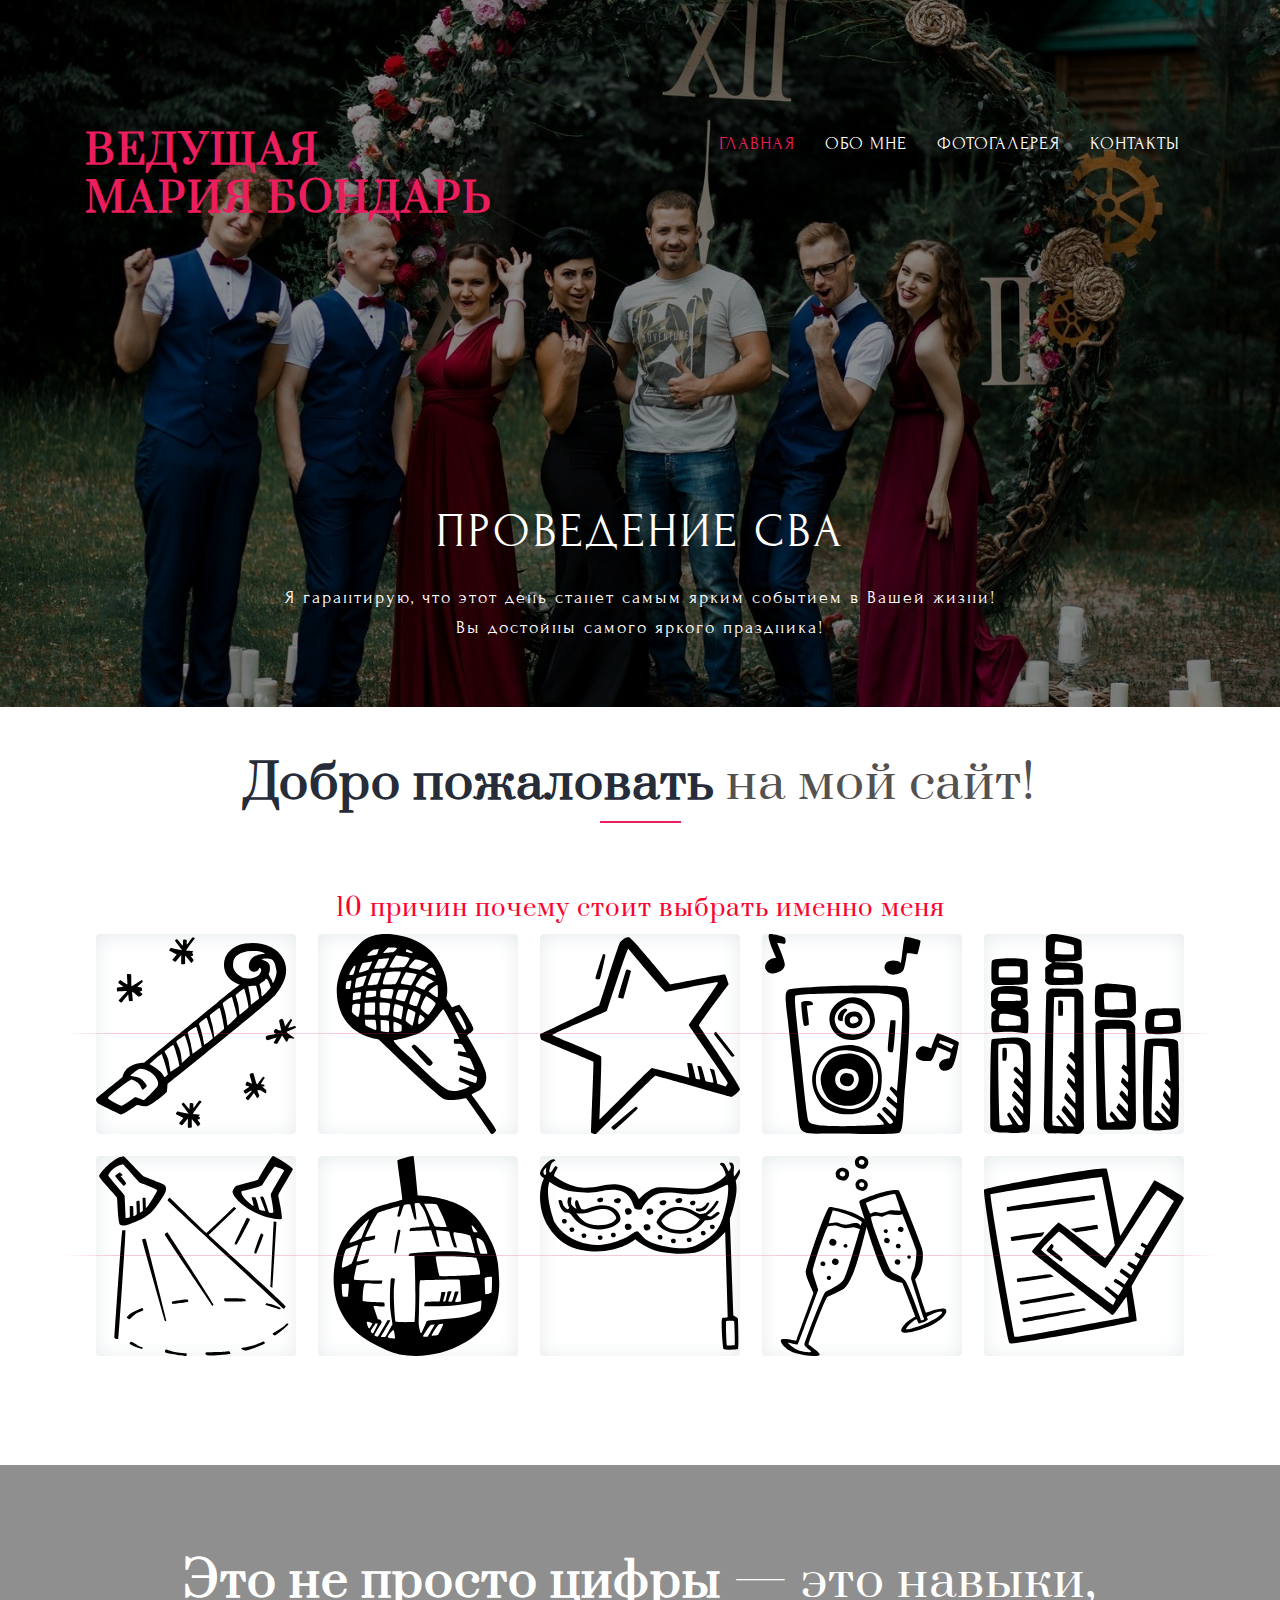
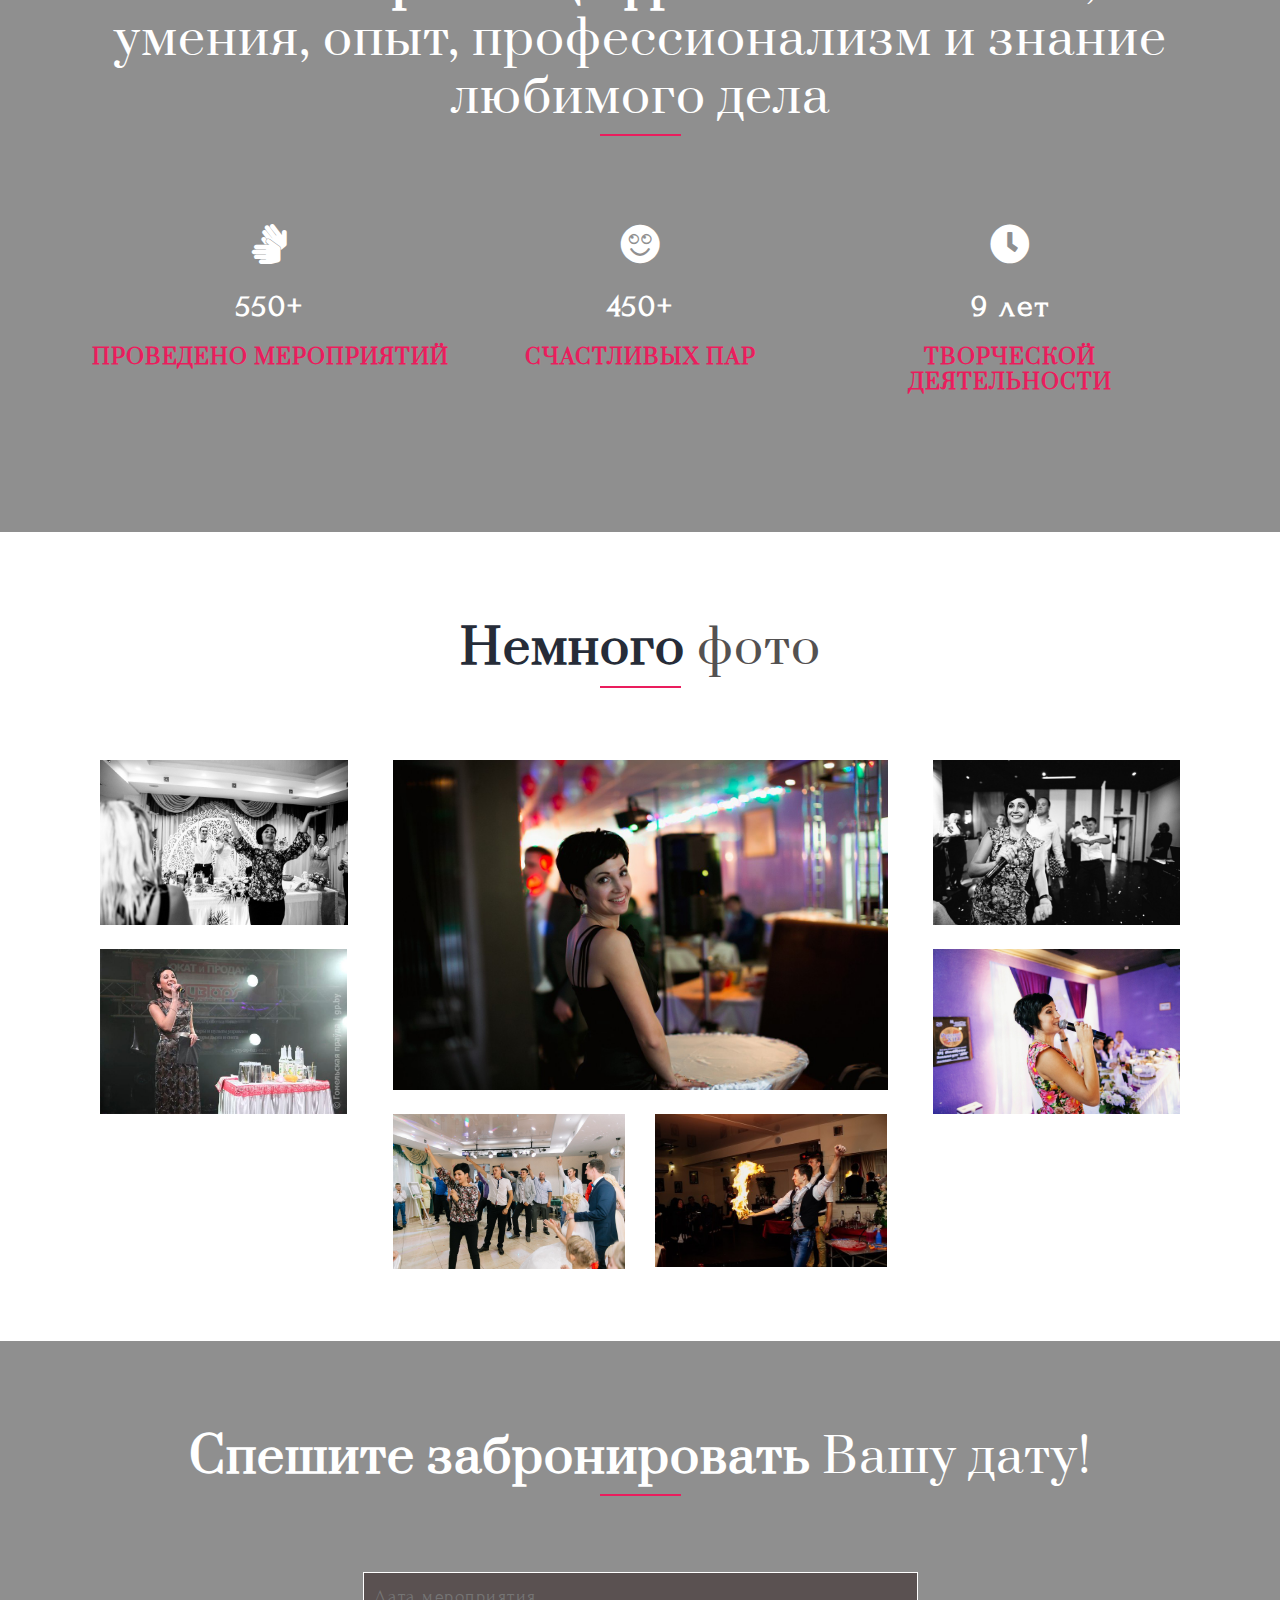
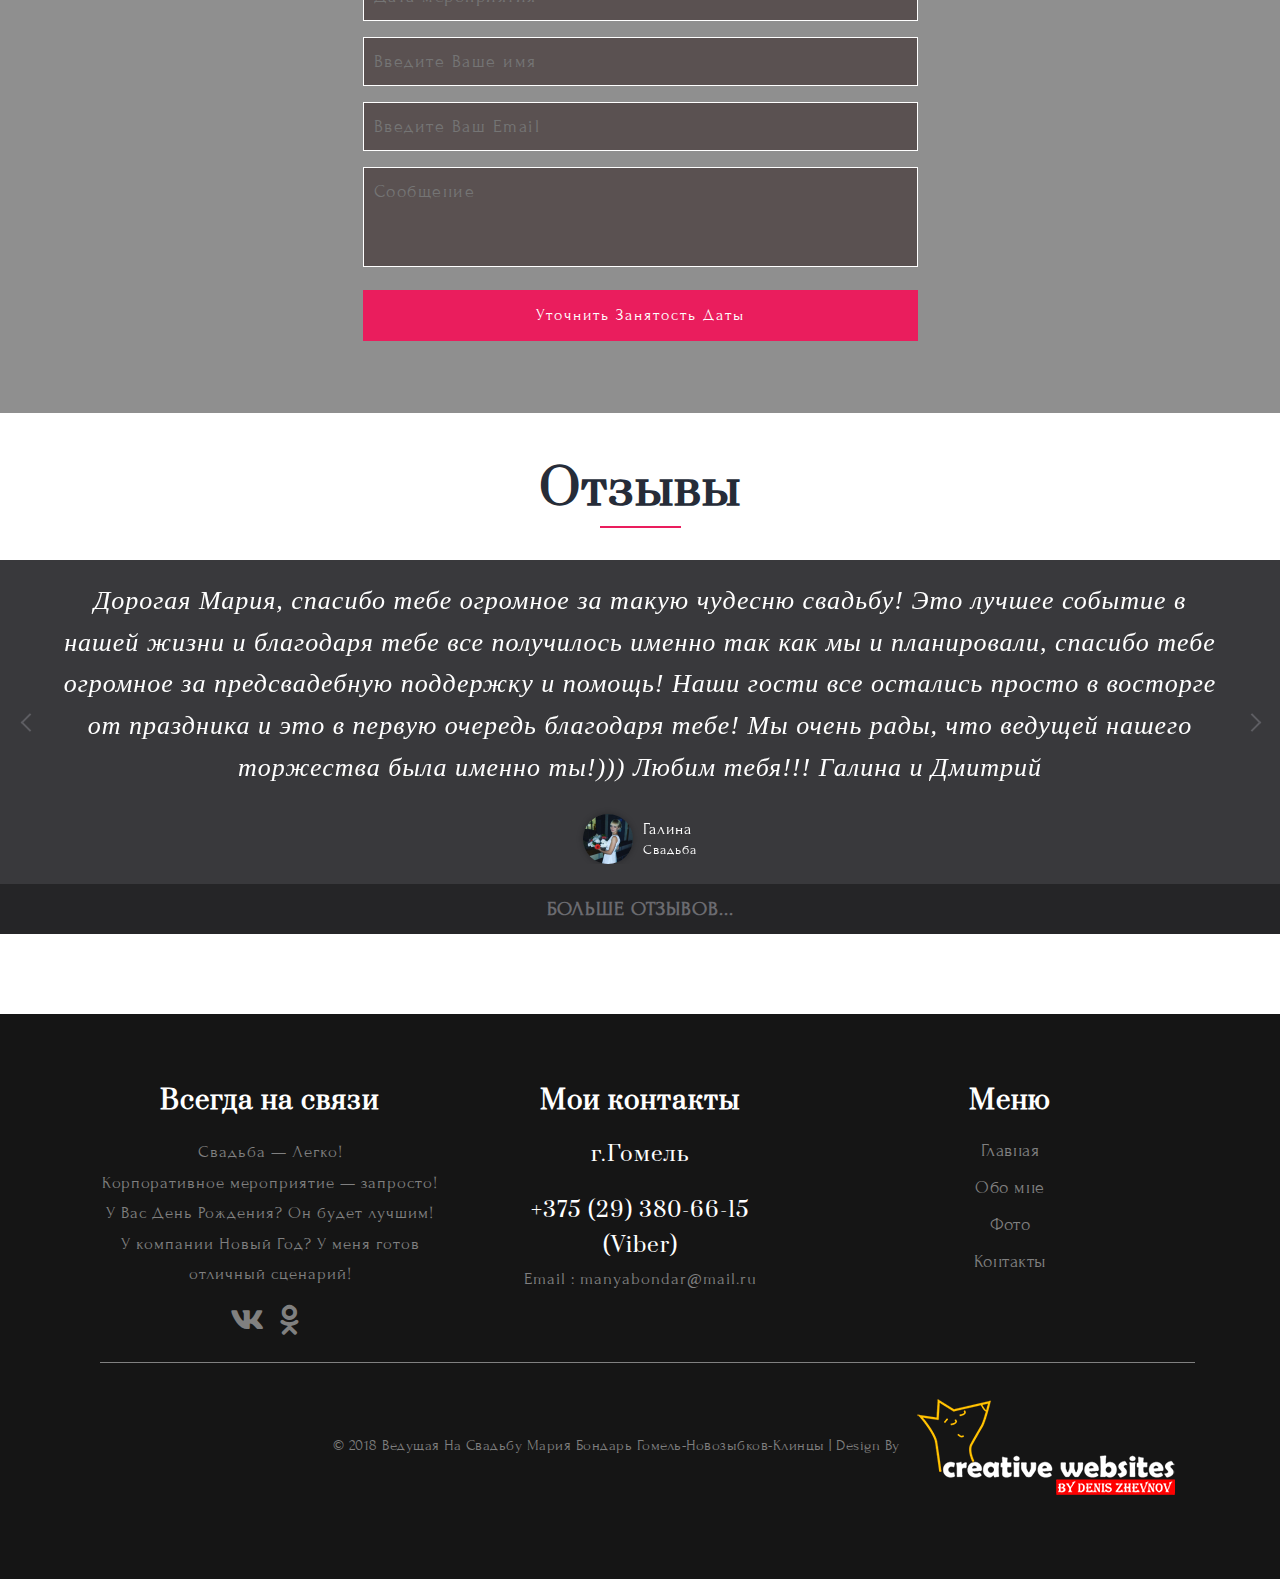
<file: portfolio/3/index.html>
<!DOCTYPE html>
<html lang="zxx">
   <head>
      <title>Ведущая мероприятий Мария Бондарь.Гомель-Новозыбков-Клинцы</title>
	 <meta name="viewport" content="width=device-width, initial-scale=1">
    <meta charset="utf-8">
	<meta name="keywords" content="Ведущая мероприятий Мария Бондарь.Гомель-Новозыбков-Клинцы" />
	<link rel="stylesheet" href="css/reset.css">
    <link href="css/bootstrap.min.css" rel="stylesheet" type="text/css" media="all">
    <link href="css/fontawesome-all.css" rel="stylesheet">
    <link rel="shortcut icon" href="favicon.png" />
	<link rel="stylesheet" href="css/jquery-ui.css" />
	<link href="css/style.css" rel='stylesheet' type='text/css' media="all">
	<link href="https://fonts.googleapis.com/css?family=Prata" rel="stylesheet">
	<link href="https://fonts.googleapis.com/css?family=Forum" rel="stylesheet">
	<script src="js/modernizr.js"></script>
	<script src="js/jquery-2.1.1.js"></script>
   </head>
   <body>

<header>
	<section class="main_section_agile">
		<div class="overlay py-5">
				<div class="agileits_w3layouts_banner_nav">
			<div class="header-bar py-sm-2">
				<div class="container py-2">
				<nav class="navbar navbar-expand-lg navbar-light">
               <div class="hedder-up">
               <h1><a class="navbar-brand" href="index.html"></br>Ведущая </br>Мария Бондарь</a></h1>
			   </div>
              <button class="navbar-toggler" type="button" data-toggle="collapse" data-target="#navbarSupportedContent" aria-controls="navbarSupportedContent" aria-expanded="false" aria-label="Toggle navigation">
               <span class="navbar-toggler-icon"></span>
               </button>
               <div class="collapse navbar-collapse justify-content-end" id="navbarSupportedContent">
                   <ul class="navbar-nav">
							 <li class="nav-item active">
								<a class="nav-link" href="index.html">Главная <span class="sr-only">(current)</span></a>
							 </li>
							 <li class="nav-item">
								<a href="about.html" class="nav-link">Обо мне</a>
							 </li>
							 <li class="nav-item">
								<a href="gallery.html" class="nav-link ">Фотогалерея</a>
							 </li>
							 <li class="nav-item">
								<a href="contact.html" class="nav-link">Контакты</a>
							 </li>
						  </ul>
					</div>
               </div>
            </nav>				
		</div>
   </div>

			<div class="w3-banner">
				<div id="typer"></div>
					<p class="mx-auto py-3">Я гарантирую, что этот день станет самым ярким событием в Вашей жизни! </br> Вы достойны самого яркого праздника! </p>
			</div>	
		</div>
	</section>
	</header>

	<section class="about-main py-5">
		<div class="container">
			<div class="wthree_head_section">
				<h3 class="w3l_header">Добро пожаловать <span>на мой сайт!</span></h3>
			</div>
			<div class="row mt-md-5 pt-4">
				<div class="about-effect">
			<h4 align="center" style="color:#f9042f">10 причин почему стоит выбрать именно меня</h4>
				<ul>
    <li>
      <a class='normal'>
      <img src="images/1.svg">
      </a>
      <div class='info'>
        <h3>ОСОБЕННЫЕ ФИШЕЧКИ </br>Интересная программа с авторскими рубриками и современными конкурсами</h3>
      </div>
    </li>
    <li>
      <a class='normal'>
	<img src="images/10.svg">
        </svg>
      </a>
      <div class='info'>
        <h3>ЖИВАЯ ИМПРОВИЗАЦИЯ </br>Грамотная речь. Легко. Профессионально. Очень смешно! </h3>
      </div>
    </li>
    <li>
      <a class='normal'>
<img src="images/2.svg">
      </a>
      <div class='info'>
        <h3>ВСЕГДА ПРИЕМЛЕМЫЕ ЦЕНЫ </br>Праздник без агентского процента к смете и прочих неприятных моментов</h3>
      </div>
    </li>
    <li>
      <a class='normal'>
<img src="images/3.svg">
      </a>
      <div class='info'>
        <h3>МУЗЫКА БЕЗ "ШЛАКА" </br>У диджея, с которым я работаю, потрясающий музыкальный вкус. Он не позволяет себе низкосортных песен</h3>
      </div>
    </li>
    <li>
      <a class='normal'>
<img src="images/4.svg">
      </a>
      <div class='info'>
        <h3>БАЛАНС</br>В программе достаточно времени, чтобы успеть покушать, выслушать поздравления, повеселиться, и потанцевать</h3>
      </div>
    </li>
    <li>
      <a class='normal'>
<img src="images/5.svg">
      </a>
      <div class='info'>
        <h3>ГОСТИ НЕ БОЯТСЯ КОНКУРСОВ </br>Мне удается создать доверительную, дружескую атмосферу на свадьбе, и гости сами проявляют активность</h3>
      </div>
    </li>
    <li>
      <a class='normal'>
<img src="images/6.svg">
      </a>
      <div class='info'>
        <h3>НИКАКОЙ ПОШЛОСТИ </br>Никакой тетки с пошлыми и устарелыми конкурсами или шутками, только качество, только профессионализм</h3>
      </div>
    </li>
    <li>
      <a class='normal'>
<img src="images/7.svg">
      </a>
      <div class='info'>
        <h3>УЗНАЮ КОМПАНИЮ ИЗНУТРИ </br>Располагая информацией (род деятельности, хобби, и т.д.), я расположена к Вашим гостям</h3>
      </div>
    </li>
    <li>
      <a class='normal'>
<img src="images/8.svg">
      </a>
      <div class='info'>
        <h3>ПОЗДРАВЛЕНИЯ БЕЗ ПРИНУЖДЕНИЙ </br>Тост не будет неожиданностью для гостей.</h3>
      </div>
    </li>
    <li>
      <a class='normal'>
<img src="images/9.svg">
      </a>
      <div class='info'>
        <h3>РАБОТАЮ ПО ДОГОВОРУ </br>в котором прописаны все риски и нюансы</h3>
      </div>
    </li>
  </ul>
				</div>
			</div>
			</div>
		</div>
	</section>

<section class="stats">
	<div class="overlay py-5">
		<div class="container py-md-4 mt-md-3">
			<div class="wthree_head_section">
				<h3 class="w3l_header text-white">Это не просто цифры  <span class="text-white">— это навыки, умения, опыт, профессионализм и знание любимого дела</span></h3>
			</div>
			<div class="row inner_w3l_agile_grids-1 mt-md-5 pt-4">
			<div class="col-md-4 w3layouts_stats_left w3_counter_grid">
				<i class="fas fa-sign-language" aria-hidden="true"></i>
				<p>550+</p>
				<h3>ПРОВЕДЕНО МЕРОПРИЯТИЙ </h3>
			</div>
			<div class="col-md-4 w3layouts_stats_left w3_counter_grid1">
				<i class="fas fa-smile" aria-hidden="true"></i>
				<p>450+</p>
				<h3>СЧАСТЛИВЫХ ПАР</h3>
			</div>
			<div class="col-md-4 w3layouts_stats_left w3_counter_grid3">
				<i class="fas fa-clock" aria-hidden="true"></i>
				<p>9 лет</p>
				<h3>ТВОРЧЕСКОЙ ДЕЯТЕЛЬНОСТИ</h3>
			</div>
	</div>
   </div>
   </div>   
</section>

	<section class="services py-5">
		<div class="container py-md-4 mt-md-3"> 
			<div class="wthree_head_section">
				<h3 class="w3l_header">Немного <span>фото </span></h3>
			</div>
			<div class="row inner_sec_grids_info_w3ls mt-md-5 pt-4">
				<div class="col-md-3 services-left">
					<div class="services-left-top mb-4">
						<img src="images/g2.jpg" class="img-fluid" alt="" />
					</div>
					<div class="services-left-top services-left-top1">
						<img src="images/g3.jpg" class="img-fluid" alt="" />
					</div>
				</div>
				<div class="col-md-6 services-middle">
					<div class="col-md-12 services-middle-img mb-4">
						<img src="images/g1.jpg" class="img-fluid" alt="" />
					</div>
					<div class="row services-middle-grids">
						<div class="col-md-6 services-middle-left">
							<div class="services-left-top">
								<img src="images/g4.jpg" class="img-fluid" alt="" />
							</div>
						</div>
						<div class="col-md-6 services-middle-left">
							<div class="services-left-top">
								<img src="images/g5.jpg" class="img-fluid" alt="" />
							</div>
						</div>
					</div>
				</div>
				<div class="col-md-3 services-left">
					<div class="services-left-top mb-4">
						<img src="images/g6.jpg" class="img-fluid" alt="" />
					</div>
					<div class="services-left-top services-left-top1">
						<img src="images/g7.jpg" class="img-fluid" alt="" />
					</div>
				</div>
			</div>
		</div>
	</section>

	<section class="book-main">
		<div class="overlay py-5">
		<div class="container py-md-4 mt-md-3">
			<div class="wthree_head_section">
				<h3 class="w3l_header text-white">Спешите забронировать <span class="text-white">Вашу дату!</span></h3>
			</div>
			<div class="book-main-top mt-md-5 pt-4">
				<form action="#" method="post">
					<div class="agileits-btm-spc form-text">
						<input id="datepicker" name="text" type="text" placeholder="Дата мероприятия" required="">
					</div>
					
					<div class="agileits-btm-spc form-text1 mt-3">
						<input type="text" name="Name" placeholder="Введите Ваше имя" required="">
					</div>
					
					<div class="agileits-btm-spc form-text mt-3">
						<input type="email" name="email" placeholder="Введите Ваш Email" required="">
					</div>
					<div class="agileits-btm-spc form-text mt-3">
						<textarea name="your message" placeholder="Сообщение" required=""></textarea>
					</div>
					<div class="book-agileinfo-form">
						<input type="submit" value="Уточнить занятость даты">
					</div>
				</form>
			</div>
		</div>
		</div>
	</section>

	<section class="s-review inverse section-overlay py-5">
		<div class="wthree_head_section">
				<h3 class="w3l_header">Отзывы </h3>
			</div>
<div class="cd-testimonials-wrapper cd-container">
	<ul class="cd-testimonials">
		<li>
			<p> Дорогая Мария, спасибо тебе огромное за такую чудесню свадьбу! Это лучшее событие в нашей жизни и благодаря тебе все получилось именно так как мы и планировали, спасибо тебе огромное за предсвадебную поддержку и помощь! Наши гости все остались просто в восторге от праздника и это в первую очередь благодаря тебе! Мы очень рады, что ведущей нашего торжества была именно ты!))) Любим тебя!!! Галина и Дмитрий</p>
			<div class="cd-author">
				<a href="https://vk.com/id9676785" target="_blank"><img src="images/avatar-7.jpg" alt="Author image"></a>
				<ul class="cd-author-info">
					<li>Галина</li>
					<li>Свадьба</li>
				</ul>
			</div>
		</li>

		<li>
			<p>Машенька, спасибо тебе огромное от нас с Юрой за самою трогательную и прекрасную часть нашей свадьбы- выездную регистрацию!!! Ты просто солнышко:) это было незабываемо для нас и для всех гостей! Ты замечательная ведущая! Мы в тебя влюбились еще год назад (на свадьбе наших друзей), спасибо, что внесла в наш праздник море позитивных и трогательных эмоций! Мы в восторге от тебя!!!!! Ты супер!!!!!:*</p>
			<div class="cd-author">
				<a href="https://vk.com/yulondy" target="_blank"><img src="images/avatar-8.jpg" alt="Author image"></a>
				<ul class="cd-author-info">
					<li>Юлия</li>
					<li>Выездная регистрация</li>
				</ul>
			</div>
		</li>

		<li>
			<p>Маша, спасибо тебе большое за всё, все предсвадебные стрессы ты пережила со мной 🙏 . Без тебя моя свадьба была бы не такой живой и позитивной. Профессионализм Маши виден с первой минуты общения. 😍 👍 Мы навсегда запомним наш праздник и Маша останется в наших сердцах.... 💋 💋 🍷</p>
			<div class="cd-author">
				<a href="https://vk.com/id92699832" target="_blank"><img src="images/avatar-9.jpg" alt="Author image"></a>
				<ul class="cd-author-info">
					<li>Алина</li>
					<li>Свадьба</li>
				</ul>
			</div>
		</li>
		
	</ul> 

	<a href="#0" class="cd-see-all">Больше отзывов...</a>
</div>

<div class="cd-testimonials-all">
	<div class="cd-testimonials-all-wrapper">
		<ul>
			<li class="cd-testimonials-item">
				<p>Наша свадьба состоялась 4 августа 2017 года. Свадьба была небольшая, 25 человек, свадьба интернациональная (белоруско-украинская) и была она прекрасная только благодаря Марии! Это профессионал своего дела, человек, который всегда знает что делать, который держит в голове все нюансы! Всем гостям очень понравилась работа Марии! Хочется от всей души сказать ей БОЛЬШОЕ СПАСИБО!</p>
				
				<div class="cd-author">
					<a href="https://vk.com/id17753768" target="_blank"><img src="images/avatar-1.jpg" alt="Author image"></a>
					<ul class="cd-author-info">
						<li>Владислава</li>
						<li>Свадьба</li>
					</ul>
				</div> 
			</li>

			<li class="cd-testimonials-item">
				<p>Хотелось бы оставить отзыв о работе просто потрясающей ведущей Марии Бондарь !!! Профессионал своего дела, с отличным чувством юмора и массой креативных идей. 3 сентября вела нашу свадьбу, за что очень благодарны ей: все было супер, все остались в восторге. Самое главное - атмосфера: никакого волнения и напряжения, отличное взаимодействие с гостями, интересные конкурсы и программа. В общем праздник удался! Спасибо огромное)</p>
				
				<div class="cd-author">
					<a href="https://vk.com/id151642021" target="_blank"><img src="images/avatar-2.jpg" alt="Author image"></a>
					<ul class="cd-author-info">
						<li>Алеся</li>
						<li>Свадьба</li>
					</ul>
				</div>
			</li>

			<li class="cd-testimonials-item">
				<p>Маша, огромное спасибо. Нам всё очень понравилось, все просто в восторге. До сих пор и Запорожье и Псков вспоминают нашу свадьбу. Родители тоже благодарят за высокий уровнь проведения праздника. Мы очень довольны, что на нашей свадьбе ведущей была именно ты. Ещё раз спасибо!!!! Ваня и Катя</p>
				
				<div class="cd-author">
					<a href="https://vk.com/id212814853" target="_blank"><img src="images/avatar-3.jpg" alt="Author image"></a>
					<ul class="cd-author-info">
						<li>Екатерина</li>
						<li>Свадьба</li>
					</ul>
				</div>
			</li>

			<li class="cd-testimonials-item">
				<p>Свадьба была 11.06.2016. и это было так круто!!! и именно благодаря Машеньке!!! столько мелочей-косяков (по нашей, конечно, вине) с разных сторон, которые Маша просто на ходу устраняла, и никто-никто из гостей не заметил!!! а главное, все прошло без стресса, истерик. короче классно!! свадьба у нас была не маленькая (75 гостей), все разного возраста и интересов, но веселились все, как дети! Еще хочу отметить, что когда только первый раз встретились с Машей - узнали, что мы совершенно ничего не знаем про свадьбы, хотя на тот момент побывали уже на многих. Все вопросы находят ответы, все желания исполняются. Наш день был супер!! Спасибо огромное. Это была работа Профессионала с большой буквы!!!</p>
				
				<div class="cd-author">
					<a href="https://vk.com/nnegerish" target="_blank"><img src="images/avatar-4.jpg" alt="Author image"></a>
					<ul class="cd-author-info">
						<li>Надюшка</li>
						<li>Свадьба</li>
					</ul>
				</div>
			</li>

			<li class="cd-testimonials-item">
				<p>Машенька! Ты супер! Большое, огромное тебе спасибо за то, что помогла нашему празднику состояться и превратиться в свадьбу нашей мечты! Очень рады, что жизнь свела нас с таким жизнерадостным, позитивным, милым человеком, как ты! Для нас было большим удовольствием "быть радостными и красивыми" под твоим чутким руководством! Надеемся, что видимся не последний раз, причём не только по работе, так сказать😉 С уважением, признательностью и искренней симпатией, твои Сашка и Лика Гиревы 😊 Надеюсь, дорогие друзья, этого описания будет достаточно для того, чтобы сделать ваш правильный выбор. Если нет, готов ответить на любые вопросы, пишите в личку. Желаю, чтобы ваша свадьба была именно такой, какой вы её себе представляли в своих мечтах. Желаю, любви, мира и взаимопонимания в семье, дорогие молодожены! Удачи!😊</p>
				
				<div class="cd-author">
					<a href="https://vk.com/id19605505" target="_blank"><img src="images/avatar-5.jpg" alt="Author image"></a>
					<ul class="cd-author-info">
						<li>Шурик</li>
						<li>Свадьба</li>
					</ul>
				</div>
			</li>

			<li class="cd-testimonials-item">
				<p>Хотим выразить огромную благодарность Марии за проведение нашей выездной регистрации!!! Все прошло на высшем уровне! Все гости были в восторге от вашей команды! Спасибо за слова поддержки в этот волнительный для Нас день! Песню, исполненную Марией, шикарным голосом все гости помнят до сих пор!)) Спасибо за песочную церемонию с замечательными словами,которые затронули души всех присутствующих!)) Вы очень замечательный человечек, с Вами легко и просто! Вся регистрация, благодаря Вам, прошла на одном дыхании! Еще раз СПАСИБО!!!</p>
				
				<div class="cd-author">
					<a href="https://vk.com/id35159942" target="_blank"><img src="images/avatar-6.jpg" alt="Author image"></a>
					<ul class="cd-author-info">
						<li>Наталья</li>
						<li>Выездная регистрация</li>
					</ul>
				</div>
			</li>

			<li class="cd-testimonials-item">
				<p>Машенька, спасибо вам за проведение нашего торжества 25.07.15! Спасибо за наш офигенный, веселый,полный позитива, а главное добрый свадебный вечер!Было много смеха и веселья,благодаря вам в этот вечер ни один гость ни скучал, все были просто в восторге от вас, и по окончанию вечера очень хвалили. Спасибо за ваше умение читать гостей и их настроение, за ваш такой звонкий и искренний вакал (для гостей было сюрпризом живое исполнение), спасибо за конкурсы (конкурс с ремнем до сих пор вспоминается с улыбкой)!!!!
Спасибо, за что вы были с нами в этот вечер!!!
Мы желаем вам творческих успехов и что бы воспоминания о проведенном вечере во главе с вами оставались надолго-надолго у молодоженов и гостей!!! 
Кристина и Артур! 💜</p>
				
				<div class="cd-author">
					<a href="https://vk.com/id23705222" target="_blank"><img src="images/avatar-10.jpg" alt="Author image"></a>
					<ul class="cd-author-info">
						<li>Кристина</li>
						<li>Свадьба</li>
					</ul>
				</div>
			</li>

			<li class="cd-testimonials-item">
				<p>Маша замечательный и искренний человек, профессиональный ведущий, очень понравилось с ней работать!!! Она настолько живой и активный человечик, что только глядя на ее улыбку создается праздничное настроение, она заряжает весь зал положительной энергетикой!!! Наш праздник _ ДЕЙСТВИТЕЛЬНО СТАЛ НЕЗАБЫВАЕМЫМ!!! Она сумела организовать праздник так, что остались довольны и Молодежь и Более Старшее Поколение!!! А какое многообразие конкурсной программы, Все было просто на ВЫСОТЕ!!! Огромное СПАСИБО Маша тебе и Мужу!!! ВЫ ЛУЧШИЕ !!!</p>
				<div class="cd-author">
					<a href="https://vk.com/id142493867" target="_blank"><img src="images/avatar-11.jpg" alt="Author image"></a>
					<ul class="cd-author-info">
						<li>Виктория</li>
						<li>Свадьба</li>
					</ul>
				</div>
			</li>

			<li class="cd-testimonials-item">
				<p>Машенька, от себя и от Дениса хотим поблагодарить тебя за нашу свадьбу. Всё было просто супер, мы в восторге. Как мы тебя увидели, то сразу поняли, что ты сможешь сделать наш праздник самым лучшим и незабываемым. Очень понравился твой подход к делу, всё было гораздо лучше чем мы только могли представить. Довольны остались абсолютно все без исключения! Большое...нет огромное тебе спасибо, успехов тебе и удачи! Машуля ты превратила нашу свадьбу просто в сказку! Естественно, мы будем рекомендовать тебя всем своим друзьям и знакомым. Любим и целуем тебя, Денис и Юлия))))))</p>
				
				<div class="cd-author">
					<a href="https://vk.com/id98779854" target="_blank"><img src="images/avatar-12.jpg" alt="Author image"></a>
					<ul class="cd-author-info">
						<li>Юлия</li>
						<li>Свадьба</li>
					</ul>
				</div> 
			</li>

			<li class="cd-testimonials-item">
				<p>СПАСИБО, СПАСИБО, СПАСИБО огромное.... Машка, не знаю как отблагодарить тебя, все самые хорошие слова, которые я знаю, все можно адресовать тебе! Веселая, добрая, чуткая, ответственная, умная, красивая..... Ты для нас - золотая рыбка, которая осуществила все наши мечты, воплотила в реальность все наши желания и сделала нашу свадьбу незабываемой сказкой, от которой все гости были в восторге!!!! Спасибо!</p>
				
				<div class="cd-author">
					<a href="https://vk.com/e.voytenkova" target="_blank"><img src="images/avatar-13.jpg" alt="Author image"></a>
					<ul class="cd-author-info">
						<li>Екатерина</li>
						<li>Свадьба</li>
					</ul>
				</div>
			</li>

			<li class="cd-testimonials-item">
				<p>Любимая, дорогая и уже совсем родная Машечка, ты замечательный человек и мастер своего дела!!!Машуля, хочется сказать огромное спасибо за твою работу, спасибо за то, что создала такую веселую, добрую атмосферу, за то что сделала этот день действительно незабываемым !!! О такой позитивной, харизматичной, креативной и красивой ведущей можно было только мечтать.Это тот, человек, которому, можно было позвонить в любое время, она выслушает и поможет. Маша подарила нам и нашим гостям море позитива, улыбок и прекрасного настроения. Все гости были в восторге от такой замечательной ведущей, ее манере общения, таких интересных и креативных конкурсах. Мария- профессионал своего дела. Желаем тебе всего самого самого хорошего!
Мария Бондарь – это самая лучшая тамада, она стала для нас другом.
Если вы еще сомневаетесь в вашем выборе, то смело останавливайте его на Машуле.
Машуля, мы тебя обожаем, ты суперррр)))))))))))))))))))</p>
				
				<div class="cd-author">
					<a href="https://vk.com/id75682737" target="_blank"><img src="images/avatar-14.jpg" alt="Author image"></a>
					<ul class="cd-author-info">
						<li>Мария </li>
						<li>Свадьба</li>
					</ul>
				</div>
			</li>

			<li class="cd-testimonials-item">
				<p>Машка, огромное человеческое спасибо тебе от нас, а также от всех присутствующих на свадьбе гостей, всех до единого, включая самых приверед! Потрясающее чувство аудитории, настроения собравшихся, чуткий индивидуальный подход практически к каждому....А главное, нет никакого давления на людей. Это очень важно. Народ моментально расслабился, почувствовав это и просто отдыхал...А ты лишь корректно и ненавящиво направляла вечер в нужное русло. Это было просто замечательно!
Спасибо тебе еще раз за твой профессионализм! Так держать! Анатолий и Елена! ❤ 💋 💋 💋 💋 💋</p>
				
				<div class="cd-author">
					<a href="https://vk.com/id68617828" target="_blank"><img src="images/avatar-15.jpg" alt="Author image"></a>
					<ul class="cd-author-info">
						<li>Елена</li>
						<li>Свадьба</li>
					</ul>
				</div>
			</li>
		</ul>
					<p align="center">Ещё больше приятных слов в моей группе |<a href="https://vk.com/topic-48637869_27799815" target="_blank"> ВКонтакте</a></p>
	</div>

	<a href="#0" class="close-btn">Close</a>
</div>
		</section>

<footer>
<section class="footer footer_w3layouts_section_1its py-5">
	<div class="container py-md-4">
		<div class="row footer-top">
			<div class="col-lg-4 col-md-6 col-sm-6 footer-grid_section_1its_w3">
				<div class="footer-title">
					<h3>Всегда на связи</h3>
				</div>
				<div class="footer-text">
					<p>Свадьба — Легко! <br/>Корпоративное мероприятие — запросто! <br/> У Вас День Рождения? Он будет лучшим!  <br/>У компании Новый Год? У меня готов отличный сценарий!</p>
					<ul class="social_section_1info">
						<li><a href="https://vk.com/tamada_gomel_111" target="_blank"><i class="fab fa-vk fa-2x"></i></a></li>
						<li><a href="https://ok.ru/bondarmariya" target="_blank"><i class="fab fa-odnoklassniki fa-2x"></i></a></li>
					</ul>
				</div>
			</div>
			<div class="col-lg-4 col-md-6 col-sm-6 footer-grid_section_1its_w3">
				<div class="footer-title">
					<h3>Мои контакты</h3>
				</div>
				<div class="contact-info">
					<h4>г.Гомель</h4>
					<div class="phone">
						<h4>+375 (29) 380-66-15 </br>(Viber)</h4>
						<p>Email : <a href="mailto:manyabondar@mail.ru">manyabondar@mail.ru</a></p>
					</div>
				</div>
			</div>
			<div class="col-lg-4 col-md-6 col-sm-6 footer-grid_section_1its_w3">
				<div class="footer-title">
					<h3>Меню</h3>
				</div>
				<ul class="links">
					<li><a href="index.html">Главная</a></li>
					<li><a href="about.html">Обо мне</a></li>
					<li><a href="gallery.html">Фото</a></li>
					<li><a href="contact.html">Контакты</a></li>
				</ul>
			</div>
		</div>
		<div class="copyright pt-4 mt-4">
			<p align="right">© 2018 Ведущая на свадьбу Мария Бондарь Гомель-Новозыбков-Клинцы | Design by <a href="https://vk.com/denis.zhevnov" target="_blank"><img src="images/logo white.png"></a> </p>
		</div>
	</div>
</section>
</footer>

	<script type="text/javascript" src="js/move-top.js"></script>
	<script type="text/javascript" src="js/easing.js"></script>
	<script src='js/jquery.typer.js'></script>
 <!-- Calendar -->
	<script src="js/jquery-ui.js"></script>
    <script src="js/bootstrap.min.js"></script>
	<script src="js/masonry.pkgd.min.js"></script>
	<script src="js/jquery.flexslider-min.js"></script>
	<script src="js/main.js"></script>
   </body>
</html>
</file>
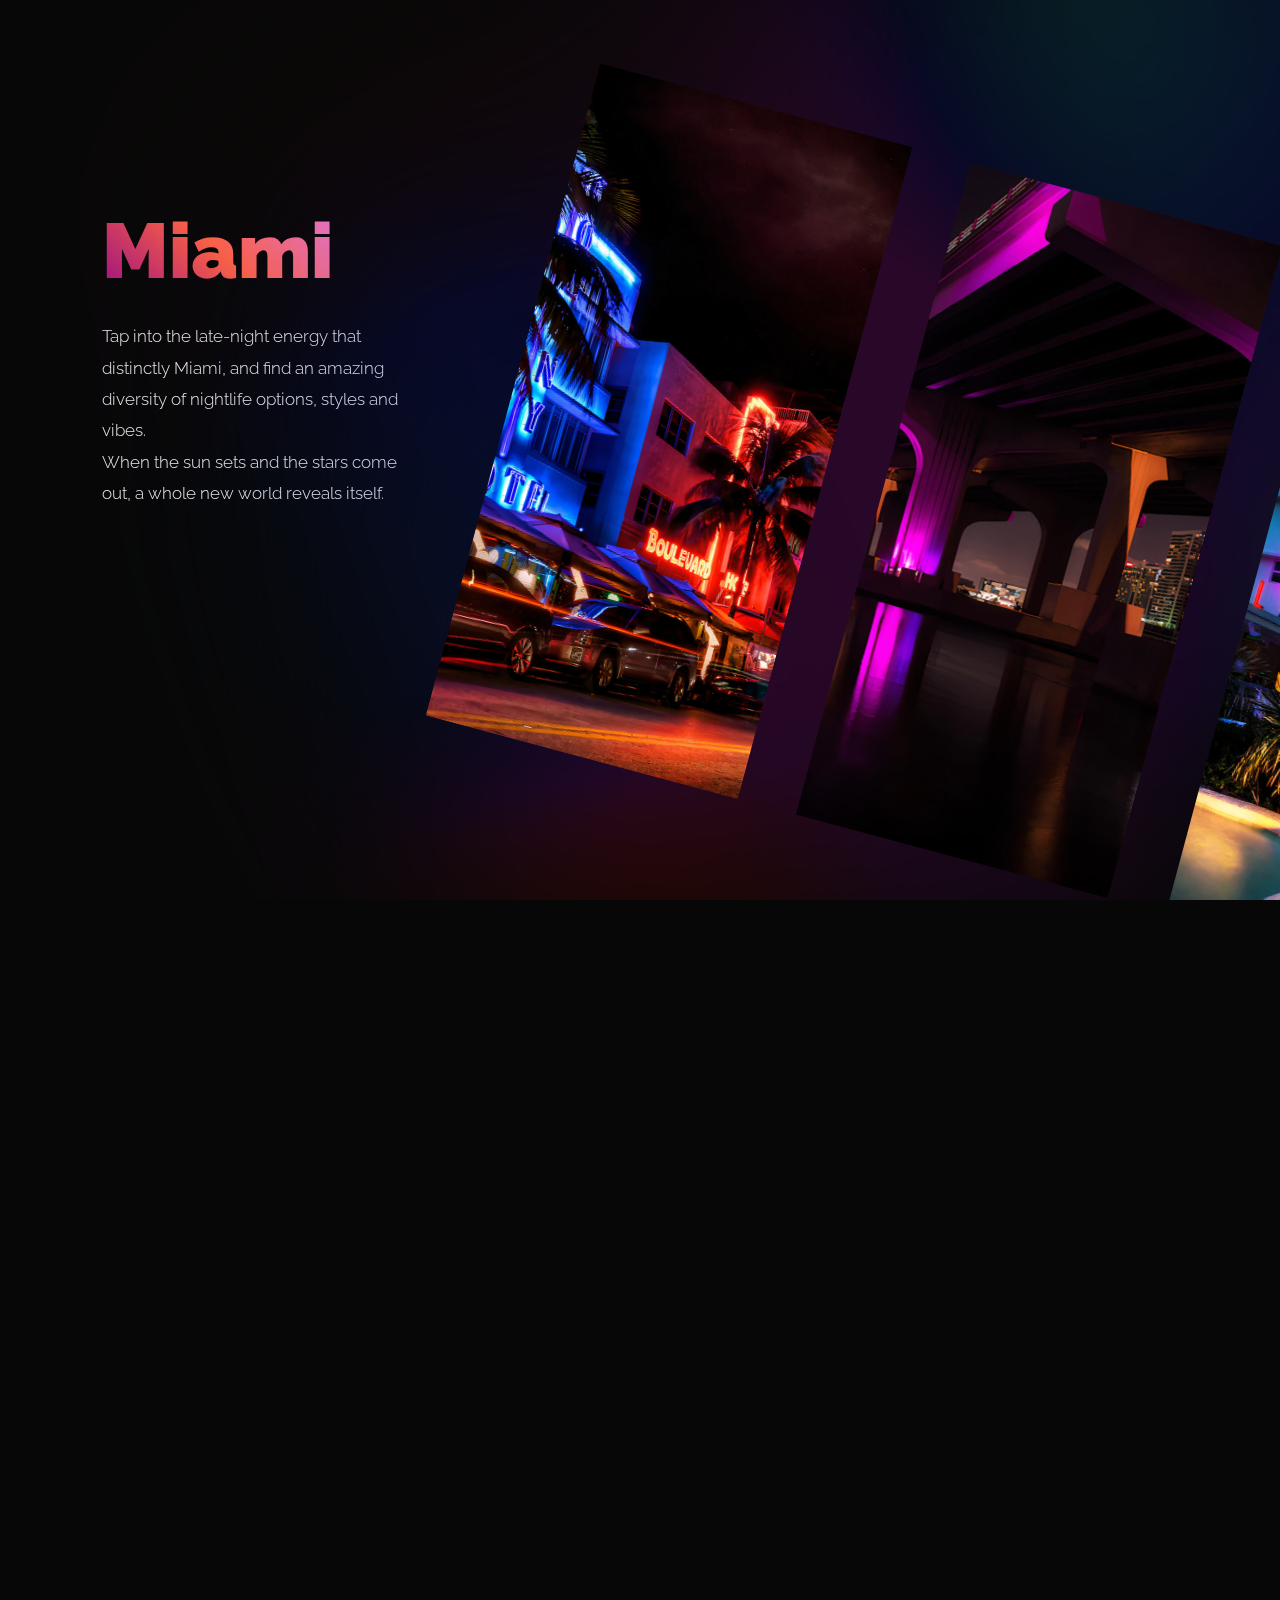
<file: portfolio/5/index.html>
<!DOCTYPE html>
<html lang="en">
<head>
	<meta charset="UTF-8">
	<meta http-equiv="X-UA-Compatible" content="IE=edge">
	<link rel="shortcut icon" href="favicon.png" type="image/x-icon">
	<meta name="viewport" content="width=device-width, initial-scale=1.0">
	<link rel="stylesheet" href="libs/swiper/swiper-bundle.min.css">
	<link rel="stylesheet" href="css/main.css">
	<title>Gallery</title>
</head>
<body>

	<div class="description">
		<div class="logo">Miami</div>
		<p>Tap into the late-night energy that distinctly Miami, and find an amazing diversity of nightlife options, styles and vibes.</br> When the sun sets and the stars come out, a whole new world reveals itself.</p>
	</div>

	<div class="swiper slider slider_main">
		<div class="swiper-wrapper slier__wrapper">

			<div class="swiper-slide slider__item">
				<div class="slider__img" data-swiper-parallax="20%" style="background-image: url(images/1.jpg);"></div>
			</div>
			<div class="swiper-slide slider__item">
				<div class="slider__img" data-swiper-parallax="30%" style="background-image: url(images/2.jpg);"></div>
			</div>
			<div class="swiper-slide slider__item">
				<div class="slider__img" data-swiper-parallax="20%" style="background-image: url(images/3.jpg);"></div>
			</div>
			<div class="swiper-slide slider__item">
				<div class="slider__img" data-swiper-parallax="30%" style="background-image: url(images/4.jpg);"></div>
			</div>
			<div class="swiper-slide slider__item">
				<div class="slider__img" data-swiper-parallax="20%" style="background-image: url(images/5.jpg);"></div>
			</div>
			<div class="swiper-slide slider__item">
				<div class="slider__img" data-swiper-parallax="30%" style="background-image: url(images/6.jpg);"></div>
			</div>
			<div class="swiper-slide slider__item">
				<div class="slider__img" data-swiper-parallax="20%" style="background-image: url(images/7.jpg);"></div>
			</div>
			<div class="swiper-slide slider__item">
				<div class="slider__img" data-swiper-parallax="30%" style="background-image: url(images/8.jpg);"></div>
			</div>
			<div class="swiper-slide slider__item">
				<div class="slider__img" data-swiper-parallax="20%" style="background-image: url(images/9.jpg);"></div>
			</div>

		</div>
	</div>

	<div class="swiper slider slider_bg">
		<div class="swiper-wrapper slier__wrapper">

			<div class="swiper-slide slider__item">
				<div class="slider__img" data-swiper-parallax="20%" style="background-image: url(images/1.jpg);"></div>
			</div>
			<div class="swiper-slide slider__item">
				<div class="slider__img" data-swiper-parallax="30%" style="background-image: url(images/2.jpg);"></div>
			</div>
			<div class="swiper-slide slider__item">
				<div class="slider__img" data-swiper-parallax="20%" style="background-image: url(images/3.jpg);"></div>
			</div>
			<div class="swiper-slide slider__item">
				<div class="slider__img" data-swiper-parallax="30%" style="background-image: url(images/4.jpg);"></div>
			</div>
			<div class="swiper-slide slider__item">
				<div class="slider__img" data-swiper-parallax="20%" style="background-image: url(images/5.jpg);"></div>
			</div>
			<div class="swiper-slide slider__item">
				<div class="slider__img" data-swiper-parallax="30%" style="background-image: url(images/6.jpg);"></div>
			</div>
			<div class="swiper-slide slider__item">
				<div class="slider__img" data-swiper-parallax="20%" style="background-image: url(images/7.jpg);"></div>
			</div>
			<div class="swiper-slide slider__item">
				<div class="slider__img" data-swiper-parallax="30%" style="background-image: url(images/8.jpg);"></div>
			</div>
			<div class="swiper-slide slider__item">
				<div class="slider__img" data-swiper-parallax="20%" style="background-image: url(images/9.jpg);"></div>
			</div>

		</div>
	</div>

	<script src="libs/swiper/swiper-bundle.min.js"></script>
	<script src="js/app.js"></script>

</body>
</html>
</file>
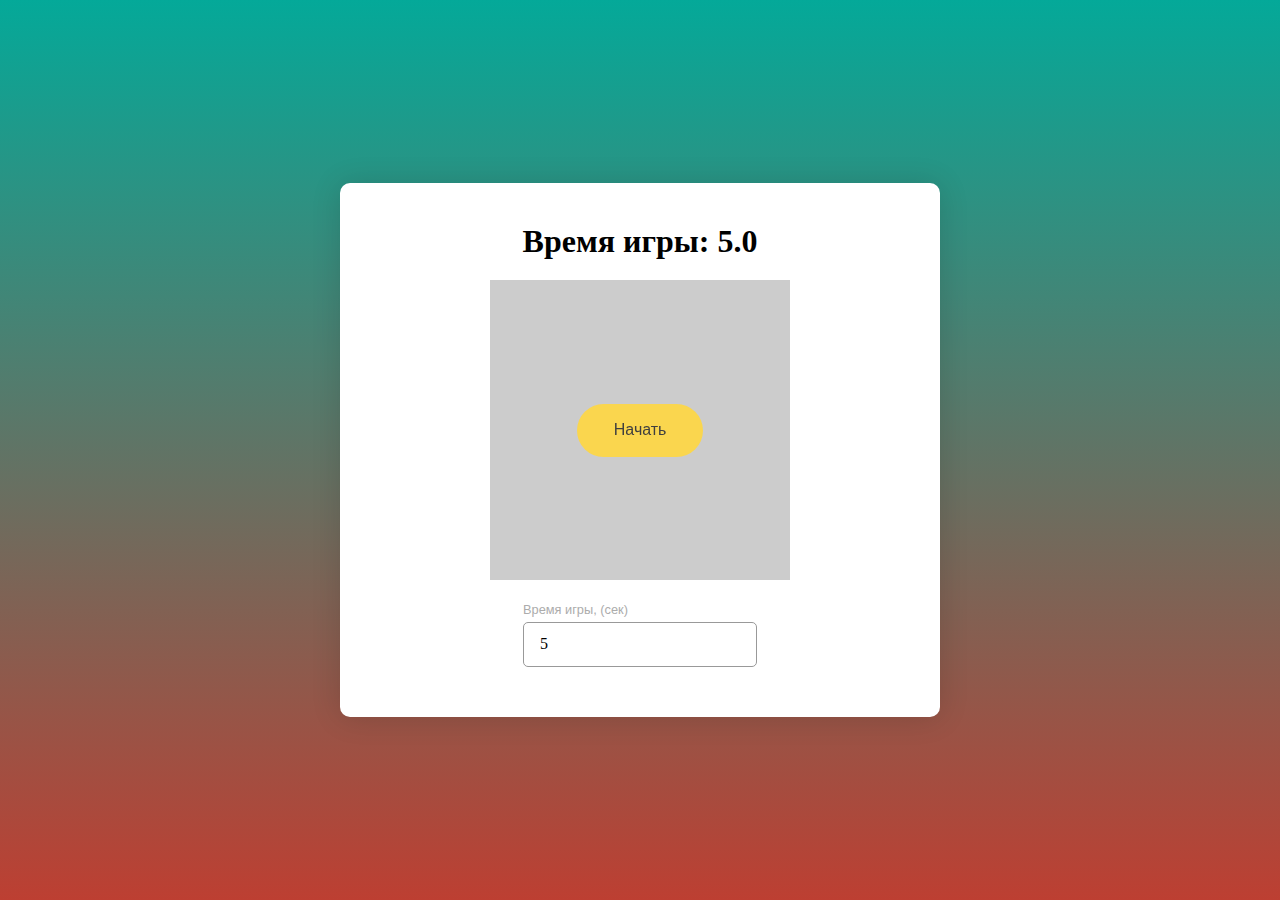
<file: portfolio/GameJS/index.html>
<!DOCTYPE html>
<html lang="en">
<head>
  <meta charset="UTF-8">
  <meta name="viewport" content="width=device-width, initial-scale=1.0">
  <meta http-equiv="X-UA-Compatible" content="ie=edge">
  <link rel="stylesheet" href="styles.css">
  <title>JS Game</title>
</head>
<body>


  <div class="app">
    <div class="app__header">
      <h1 id="time-header">Время игры: <span id="time">5.0</span></h1>
      <h1 id="result-header" class="hide">Ваш результат: <span id="result"></span></h1>
    </div>
    <div class="app__content">
      <button class="btn" id="start">Начать</button>

      <div class="game" id="game"></div>
    </div>
    <div class="app__footer">
      <div class="input">
        <label for="game-time">Время игры, (сек)</label>
        <input type="number" id="game-time" min="5" step="1" value="5">
      </div>
    </div>
  </div>
  

  <script src="main.js"></script>
</body>
</html>
</file>
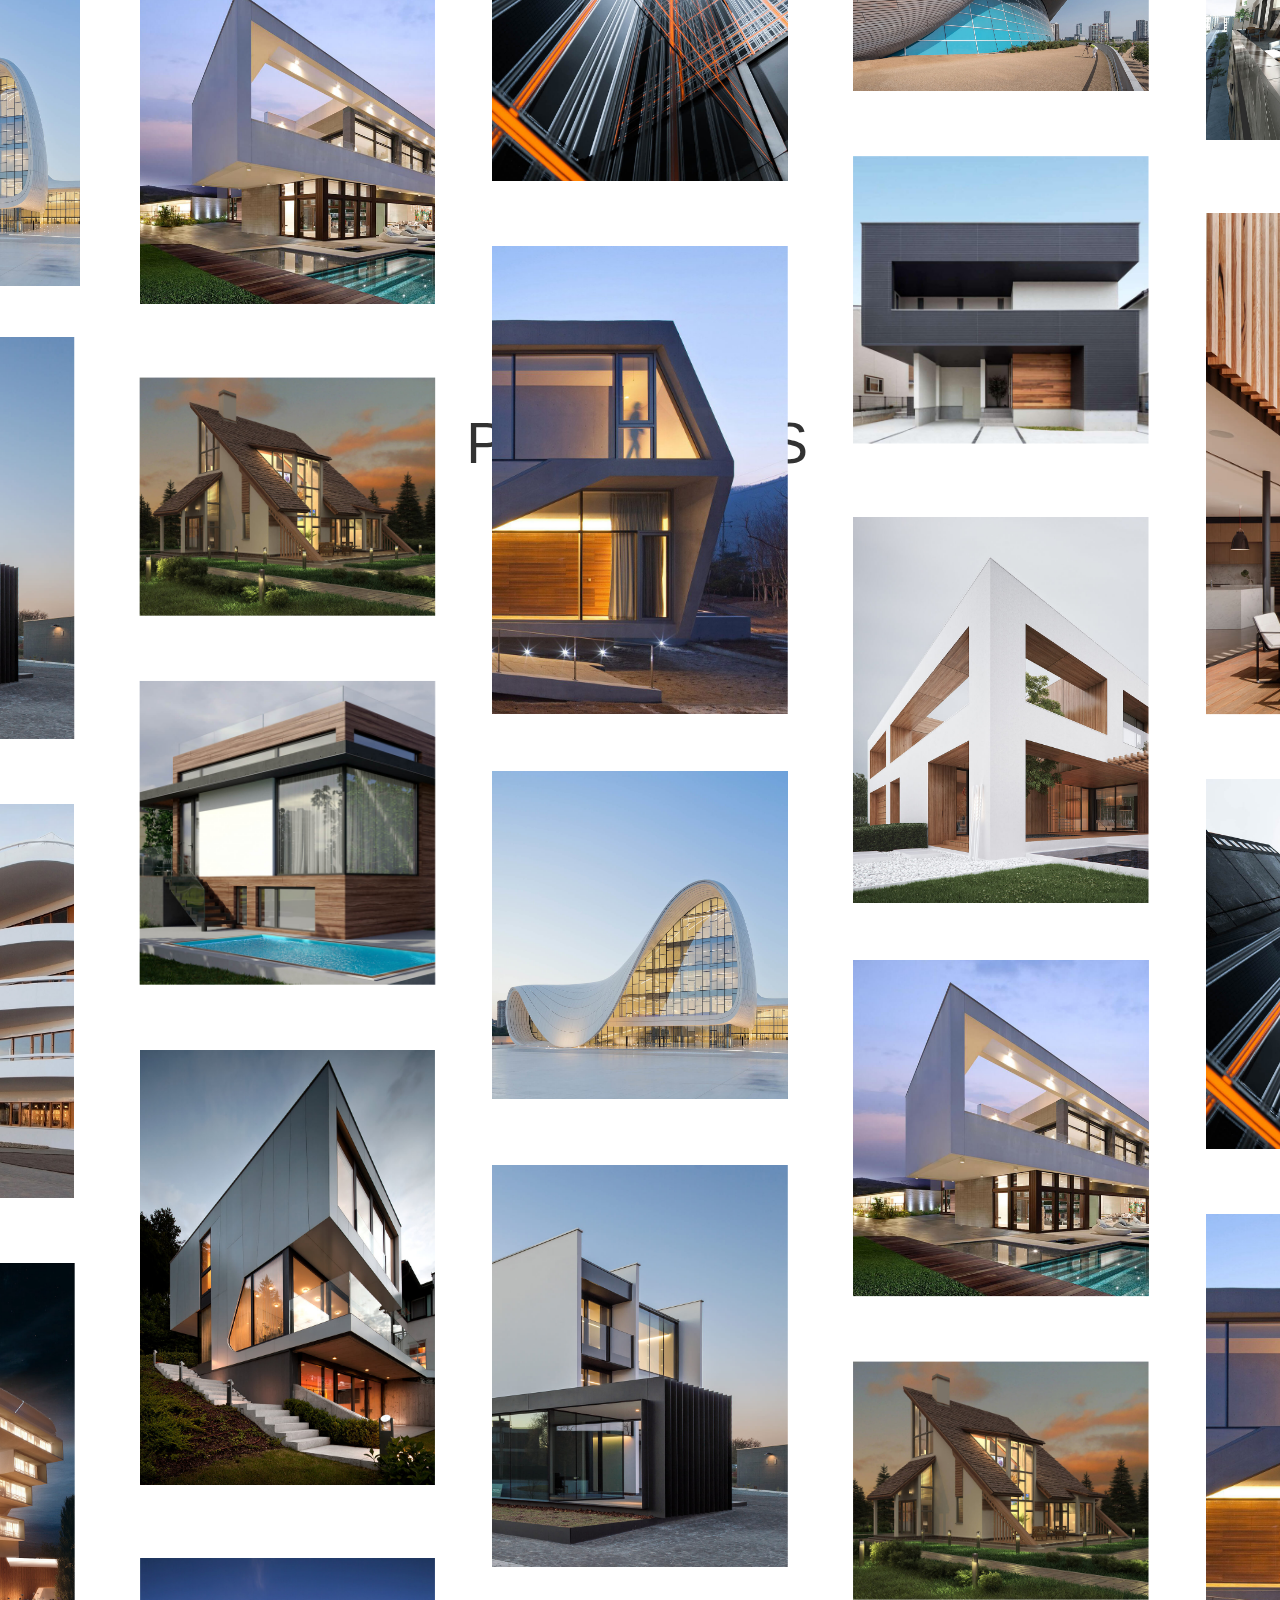
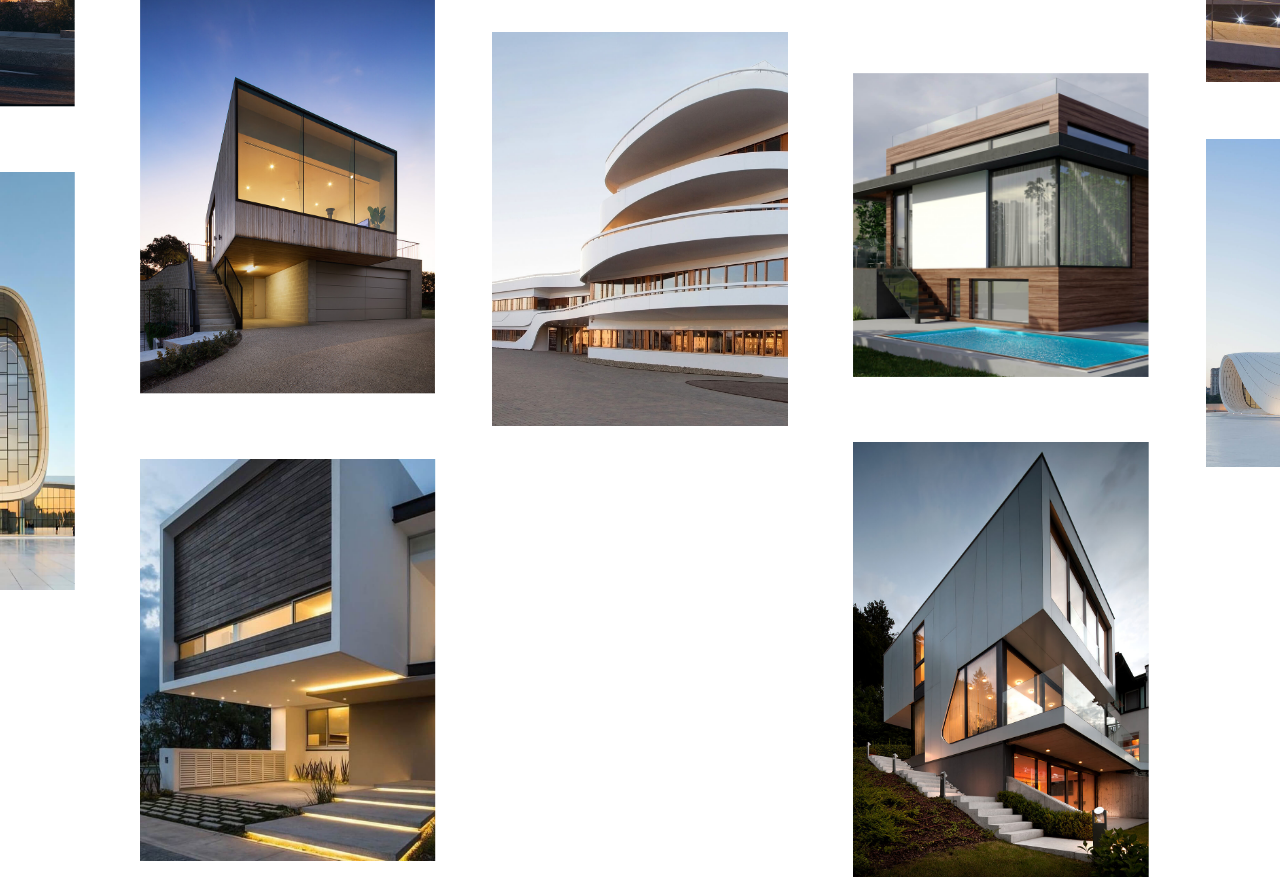
<file: portfolio/4/html/index.html>
<!DOCTYPE html>
<html lang="en">
<head>
    <meta charset="UTF-8">
    <meta http-equiv="X-UA-Compatible" content="IE=edge">
    <meta name="viewport" content="width=device-width, initial-scale=1.0">
    <title>Projects</title>
<link rel="shortcut icon" href="../favicon.png" type="image/x-icon">
<link rel="stylesheet" href="../css/main.css">

<script src="../libs/gsap.min.js" defer></script>
<script src="../libs/Draggable.min.js" defer></script>
<script src="../libs/InertiaPlugin.min.js" defer></script>
<script src="../js/app.js" defer></script>

<style>
    .gallery { opacity: 0; }
</style>

</head>
<body>
    
<h1 class="header">Projects <span>Loading...</span></h1>

<div class="gallery">
    <div class="gallery_item"><img src="../img/1.jpg" alt="img"></div>
    <div class="gallery_item"><img src="../img/2.jpg" alt="img"></div>
    <div class="gallery_item"><img src="../img/3.jpg" alt="img"></div>
    <div class="gallery_item"><img src="../img/4.jpg" alt="img"></div>
    <div class="gallery_item"><img src="../img/5.jpg" alt="img"></div>
    <div class="gallery_item"><img src="../img/6.jpg" alt="img"></div>
    <div class="gallery_item"><img src="../img/7.jpg" alt="img"></div>
    <div class="gallery_item"><img src="../img/8.jpg" alt="img"></div>
    <div class="gallery_item"><img src="../img/9.jpg" alt="img"></div>
    <div class="gallery_item"><img src="../img/10.jpg" alt="img"></div>
    <div class="gallery_item"><img src="../img/11.jpg" alt="img"></div>
    <div class="gallery_item"><img src="../img/12.jpg" alt="img"></div>
    <div class="gallery_item"><img src="../img/13.jpg" alt="img"></div>
    <div class="gallery_item"><img src="../img/14.jpg" alt="img"></div>
    <div class="gallery_item"><img src="../img/15.jpg" alt="img"></div>
    <div class="gallery_item"><img src="../img/16.jpg" alt="img"></div>
    <div class="gallery_item"><img src="../img/17.jpg" alt="img"></div>
    <div class="gallery_item"><img src="../img/18.jpg" alt="img"></div>
    <div class="gallery_item"><img src="../img/19.jpg" alt="img"></div>
    <div class="gallery_item"><img src="../img/20.jpg" alt="img"></div>
    <div class="gallery_item"><img src="../img/1.jpg" alt="img"></div>
    <div class="gallery_item"><img src="../img/2.jpg" alt="img"></div>
    <div class="gallery_item"><img src="../img/3.jpg" alt="img"></div>
    <div class="gallery_item"><img src="../img/4.jpg" alt="img"></div>
    <div class="gallery_item"><img src="../img/5.jpg" alt="img"></div>
    <div class="gallery_item"><img src="../img/6.jpg" alt="img"></div>
    <div class="gallery_item"><img src="../img/7.jpg" alt="img"></div>
    <div class="gallery_item"><img src="../img/8.jpg" alt="img"></div>
    <div class="gallery_item"><img src="../img/9.jpg" alt="img"></div>
    <div class="gallery_item"><img src="../img/10.jpg" alt="img"></div>
    <div class="gallery_item"><img src="../img/11.jpg" alt="img"></div>
    <div class="gallery_item"><img src="../img/12.jpg" alt="img"></div>
    <div class="gallery_item"><img src="../img/13.jpg" alt="img"></div>
    <div class="gallery_item"><img src="../img/14.jpg" alt="img"></div>
    <div class="gallery_item"><img src="../img/15.jpg" alt="img"></div>
    <div class="gallery_item"><img src="../img/16.jpg" alt="img"></div>
    <div class="gallery_item"><img src="../img/17.jpg" alt="img"></div>
    <div class="gallery_item"><img src="../img/18.jpg" alt="img"></div>
    <div class="gallery_item"><img src="../img/19.jpg" alt="img"></div>
    <div class="gallery_item"><img src="../img/20.jpg" alt="img"></div>
    <div class="gallery_item"><img src="../img/1.jpg" alt="img"></div>
    <div class="gallery_item"><img src="../img/2.jpg" alt="img"></div>
    <div class="gallery_item"><img src="../img/3.jpg" alt="img"></div>
    <div class="gallery_item"><img src="../img/4.jpg" alt="img"></div>
    <div class="gallery_item"><img src="../img/5.jpg" alt="img"></div>
    <div class="gallery_item"><img src="../img/6.jpg" alt="img"></div>
    <div class="gallery_item"><img src="../img/7.jpg" alt="img"></div>
    <div class="gallery_item"><img src="../img/8.jpg" alt="img"></div>
    <div class="gallery_item"><img src="../img/9.jpg" alt="img"></div>
    <div class="gallery_item"><img src="../img/10.jpg" alt="img"></div>
    <div class="gallery_item"><img src="../img/11.jpg" alt="img"></div>
    <div class="gallery_item"><img src="../img/12.jpg" alt="img"></div>
    <div class="gallery_item"><img src="../img/13.jpg" alt="img"></div>
    <div class="gallery_item"><img src="../img/14.jpg" alt="img"></div>
    <div class="gallery_item"><img src="../img/15.jpg" alt="img"></div>
    <div class="gallery_item"><img src="../img/16.jpg" alt="img"></div>
    <div class="gallery_item"><img src="../img/17.jpg" alt="img"></div>
    <div class="gallery_item"><img src="../img/18.jpg" alt="img"></div>
    <div class="gallery_item"><img src="../img/19.jpg" alt="img"></div>
    <div class="gallery_item"><img src="../img/20.jpg" alt="img"></div>
    <div class="gallery_item"><img src="../img/1.jpg" alt="img"></div>
    <div class="gallery_item"><img src="../img/2.jpg" alt="img"></div>
    <div class="gallery_item"><img src="../img/3.jpg" alt="img"></div>
    <div class="gallery_item"><img src="../img/4.jpg" alt="img"></div>
    <div class="gallery_item"><img src="../img/5.jpg" alt="img"></div>
    <div class="gallery_item"><img src="../img/6.jpg" alt="img"></div>
    <div class="gallery_item"><img src="../img/7.jpg" alt="img"></div>
    <div class="gallery_item"><img src="../img/8.jpg" alt="img"></div>
    <div class="gallery_item"><img src="../img/9.jpg" alt="img"></div>
    <div class="gallery_item"><img src="../img/10.jpg" alt="img"></div>
    <div class="gallery_item"><img src="../img/11.jpg" alt="img"></div>
    <div class="gallery_item"><img src="../img/12.jpg" alt="img"></div>
    <div class="gallery_item"><img src="../img/13.jpg" alt="img"></div>
    <div class="gallery_item"><img src="../img/14.jpg" alt="img"></div>
    <div class="gallery_item"><img src="../img/15.jpg" alt="img"></div>
    <div class="gallery_item"><img src="../img/16.jpg" alt="img"></div>
    <div class="gallery_item"><img src="../img/17.jpg" alt="img"></div>
    <div class="gallery_item"><img src="../img/18.jpg" alt="img"></div>
    <div class="gallery_item"><img src="../img/19.jpg" alt="img"></div>
    <div class="gallery_item"><img src="../img/20.jpg" alt="img"></div>
</div>

</body>
</html>
</file>
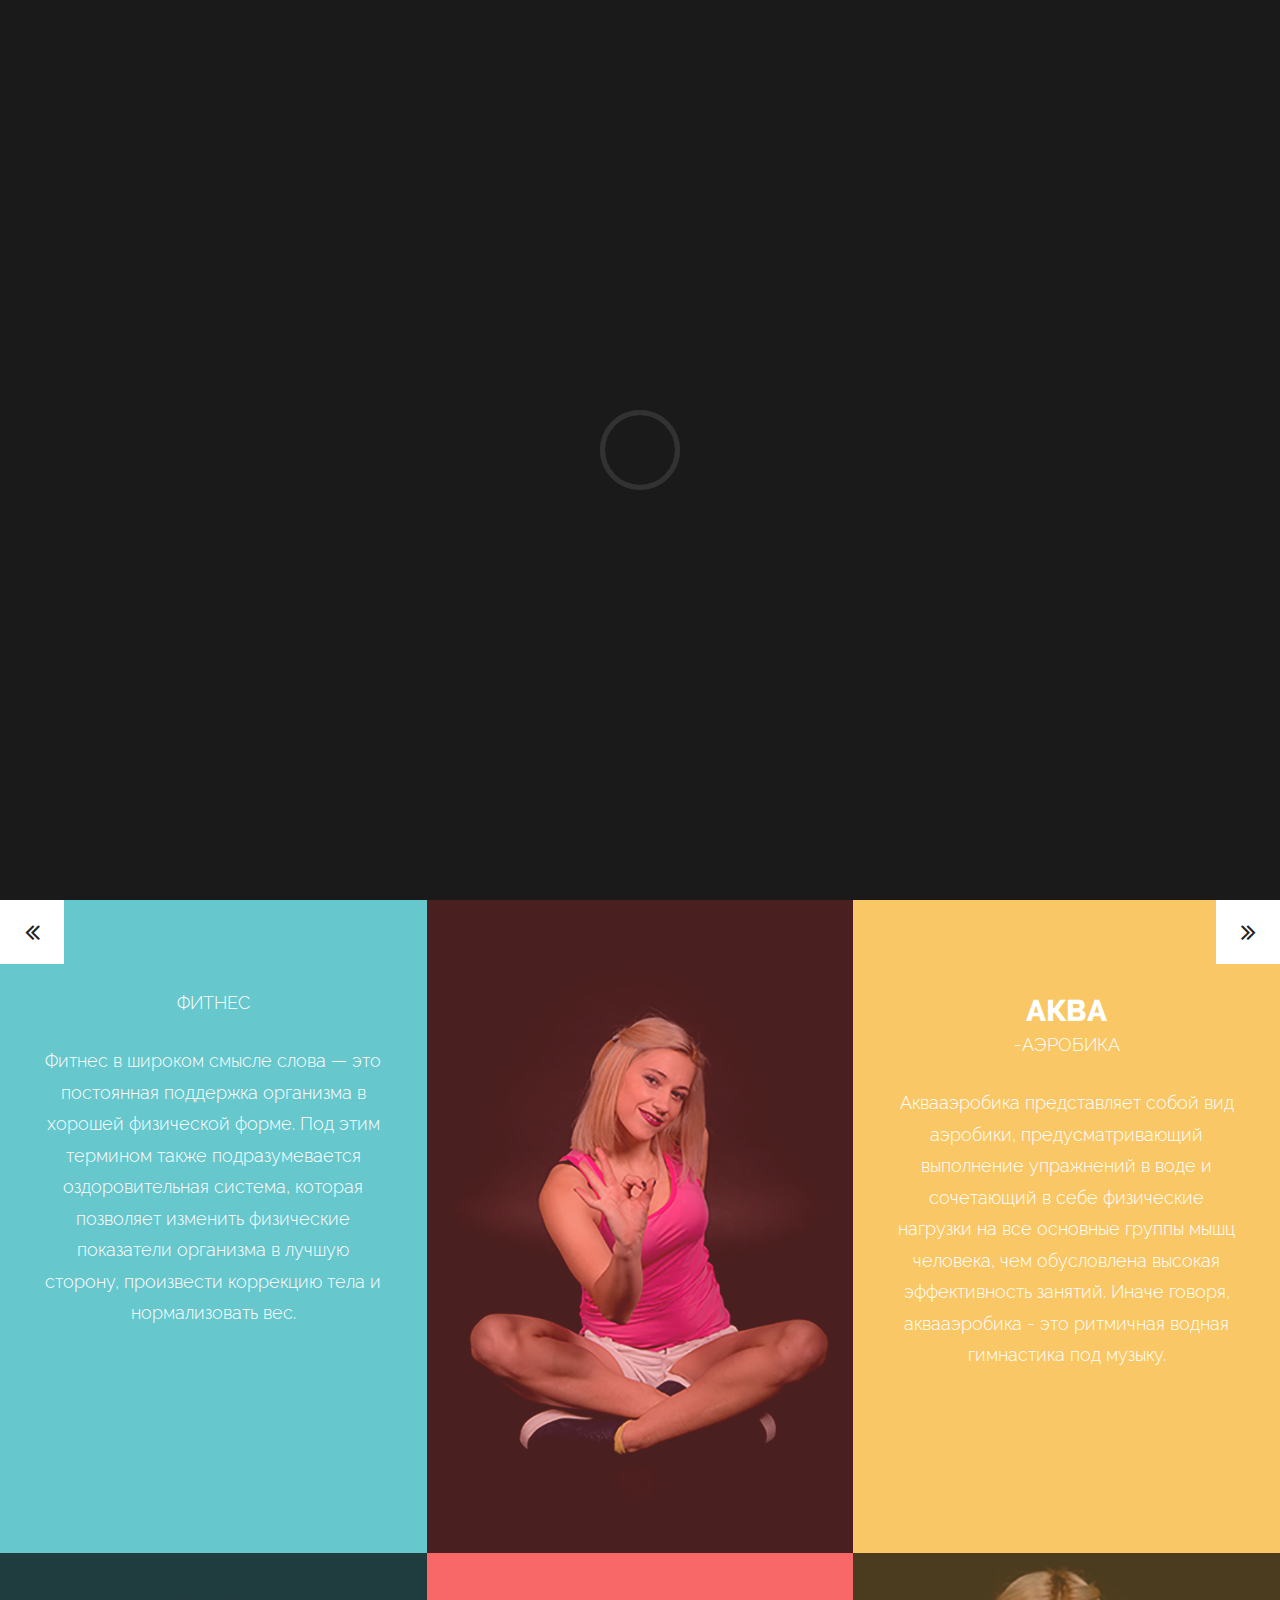
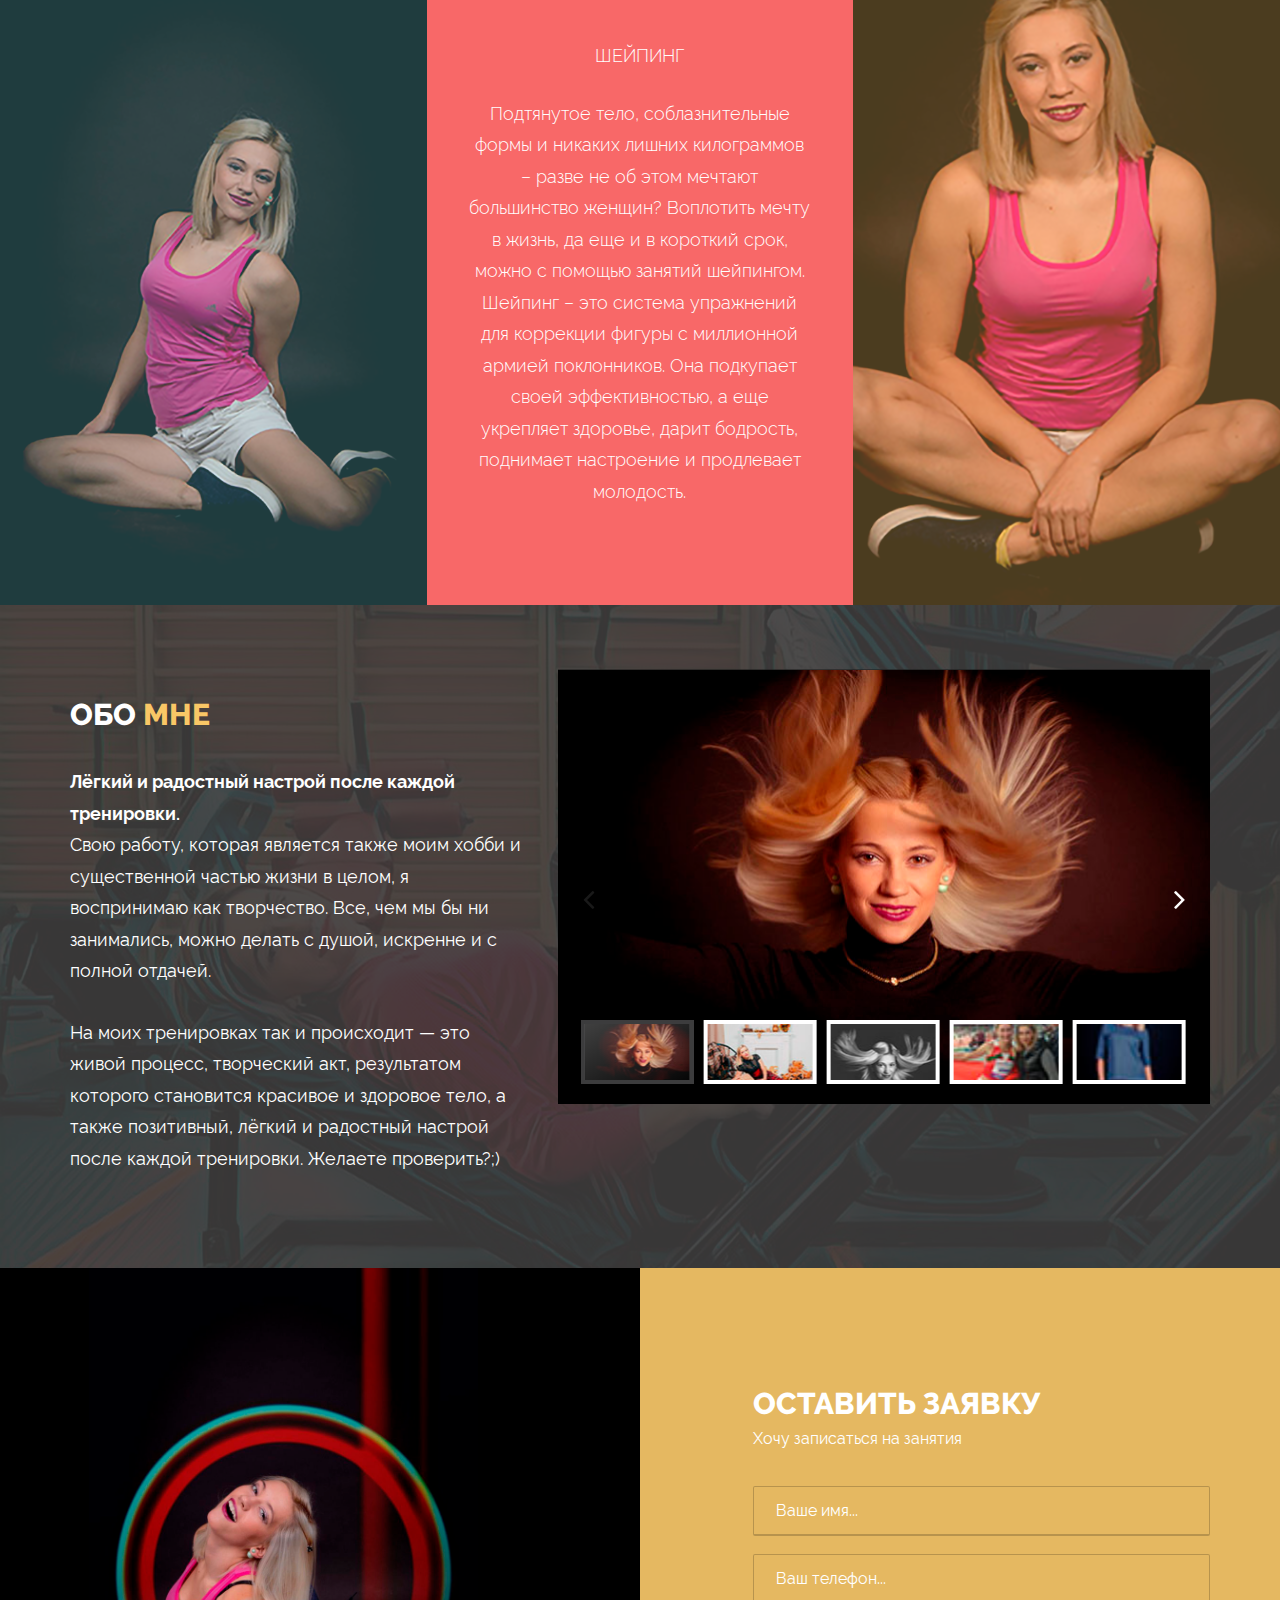
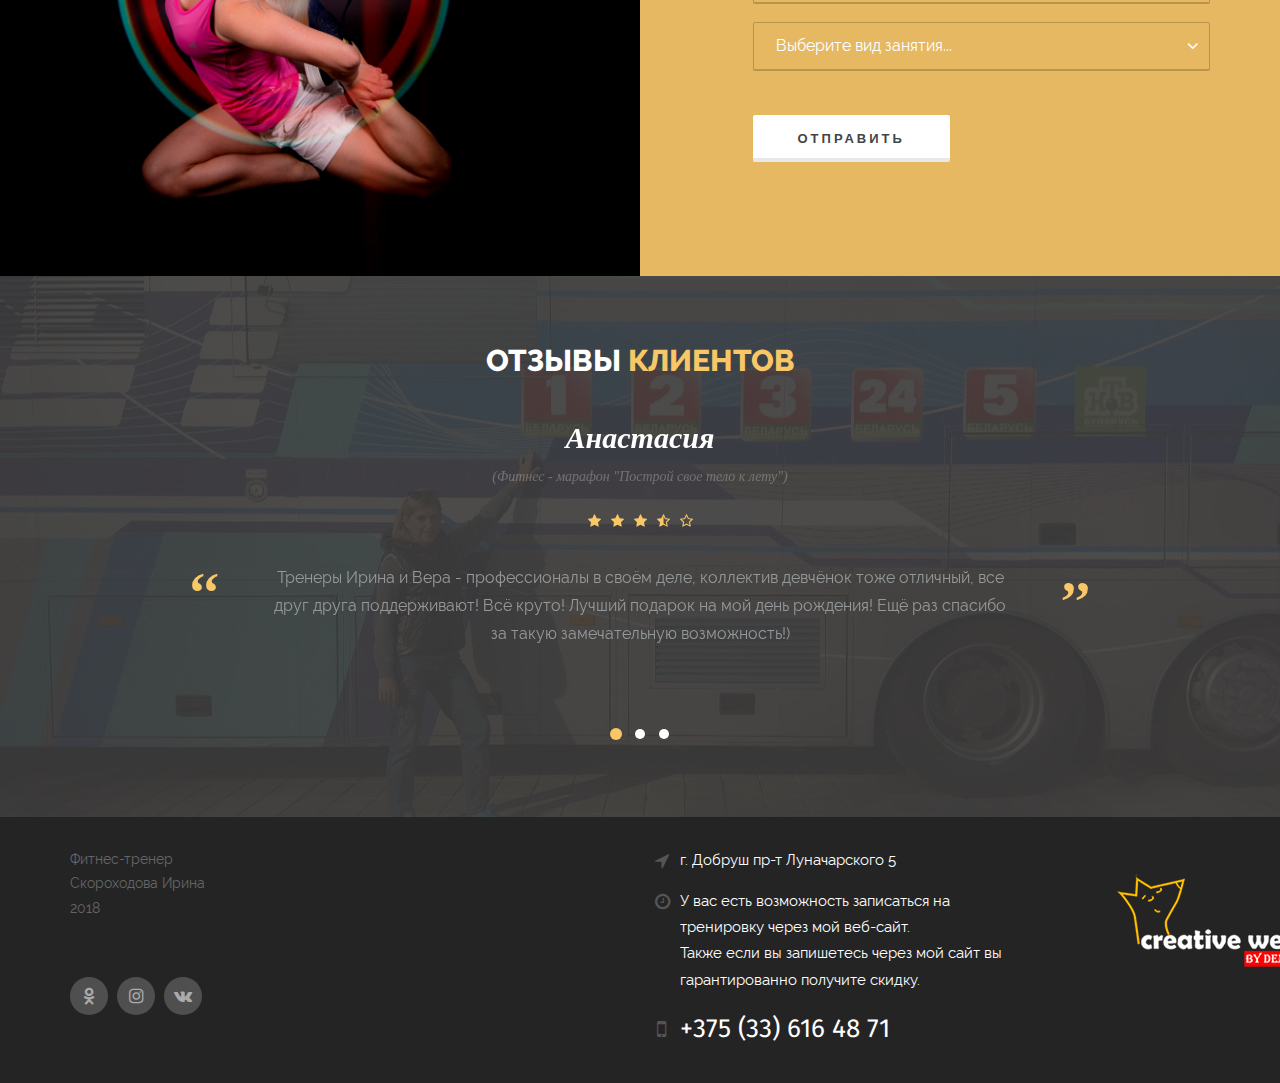
<file: portfolio/1/1.html>
<!DOCTYPE html>
<html lang="ru">

<head>

	<meta charset="utf-8">

	<title>Фитнес-тренер Скороходова Ирина</title>
	<meta name="description" content="">

	<meta http-equiv="X-UA-Compatible" content="IE=edge">
	<meta name="viewport" content="width=device-width, initial-scale=1, maximum-scale=1">

	<meta property="og:image" content="path/to/image.jpg">
	<link rel="shortcut icon" href="img/favicon/favicon.ico" type="image/x-icon">
	<link rel="apple-touch-icon" href="img/favicon/apple-touch-icon.png">
	<link rel="apple-touch-icon" sizes="72x72" href="img/favicon/apple-touch-icon-72x72.png">
	<link rel="apple-touch-icon" sizes="114x114" href="img/favicon/apple-touch-icon-114x114.png">

	<!-- Chrome, Firefox OS and Opera -->
	<meta name="theme-color" content="#1A1A1A">
	<!-- Windows Phone -->
	<meta name="msapplication-navbutton-color" content="#1A1A1A">
	<!-- iOS Safari -->
	<meta name="apple-mobile-web-app-status-bar-style" content="#1A1A1A">

	<style>body { opacity: 0; overflow-x: hidden; } html { background-color: #1A1A1A; }</style>

	<link rel="stylesheet" href="css/libs.min.css">
	<script src="js/libs.min.js"></script>	
</head>

<body>		

	<div class="top"><i class="fa fa-angle-double-up"></i></div>
	<div class="preloader"></div>

	<div id="page-wrapper">
		<header class="page-header" style="background-image: url('./img/top-bg.jpg')">
			
			<div class="header-top">
				<span class="phone hidden-xs"><i class="fa fa-mobile"></i>+375 (33) 616 48 71</span>
				<a class="hamburger hamburger--emphatic" href="#my-menu">
					<span class="hamburger-box">
						<span class="hamburger-inner"></span>
					</span>
				</a>
			</div>

			<div class="header-flex">
				<div class="flex-center">
					<div class="container">
						<div class="row">
							<div class="col-sm-7 col-xs-10">
								<div class="header-composition">
									<p class="welcome"><span>Фитнес-тренер</span></p>
									<h1 class="h1">Скороходова Ирина</h1>
									<strong class="address"><i class="fa fa-star"></i> В Добруше <i class="fa fa-star"></i></strong>
									<p class="welcome-text"><strong>Приветствую!</strong> Я профессиональный тренер. Я люблю своё дело и поэтому готова делиться с вами только лучшим, только полезным и самым эффективным.</br> Учу управлять своим телом с умом! Не дорого и эффективно! </p>		
								</div>
							</div>
						</div>						
					</div>
				</div>
			</div>

			<div class="header-social">
				<nav class="soc">
					<ul>
						<li><a href="https://ok.ru/profile/455340167897"><i class="fa fa-odnoklassniki"></i></a></li>
						<li><a href="https://www.instagram.com/iruna_skirohodova/"><i class="fa fa-instagram"></i></a></li>
						<li><a href="https://vk.com/id87858608"><i class="fa fa-vk"></i></a></li>
					</ul>
				</nav>
			</div>

			<div class="header-contacts">
				<div class="container">
					<div class="row">
						<div class="col-md-4 col-sm-6"><i class="fa fa-location-arrow"></i>г. Добруш пр-т Луначарского 5</div>
						<div class="col-md-4 col-sm-6"><div class="phone-h"><i class="fa fa-mobile"></i>+375 (33) 616 48 71</div></div>
						<div class="col-md-4 hidden-sm hidden-xs"><i class="fa fa-clock-o"></i>Время работы: ежедневно, 10:00 - 21:00*</div>
					</div>
				</div>
			</div>


			<nav id="my-menu">
				<ul class="mm-listview">
					<li><a class>Фитнес</a></li>
					<li><a class>Шейпинг</a></li>
					<li><a class>Аквааэробика</a></li>
					<li><a class>Степ-аэробика</a></li>
					<li><a class>Кардио тренировки на улице</a></li>
					<li><a class>Тренировки с применением петель TRX</a></li>
					<li><a class>Высокоинтенсивные интервальные тренировки (HIIT)</a></li>
					<li><a class>Круговые тренировки</a></li>
					<li><a class>Табата</a></li>
				</ul>
			</nav>

		</header>

		<section class="s-services">

			<div class="owl-carousel carousel-services">
				<div class="carousel-services-item">
					<div class="carousel-services-content">
						<div>
								<h3 class="h3 end-span"> ФИТНЕС </h3>
								<p>Фитнес в широком смысле слова — это постоянная поддержка организма в хорошей физической форме. Под этим термином также подразумевается оздоровительная система, которая позволяет изменить физические показатели организма в лучшую сторону, произвести коррекцию тела и нормализовать вес. </p>
						</div>
					</div>
					<div class="carousel-services-image" style="background-image: url('./img/service.png')"></div>
				</div>

				<div class="carousel-services-item">
					<div class="carousel-services-content">
						<div>
								<h3 class="h3 end-span"> ШЕЙПИНГ </h3>
								<p>Подтянутое тело, соблазнительные формы и никаких лишних килограммов – разве не об этом мечтают большинство женщин? Воплотить мечту в жизнь, да еще и в короткий срок, можно с помощью занятий шейпингом. Шейпинг – это система упражнений для коррекции фигуры с миллионной армией поклонников. Она подкупает своей эффективностью, а еще укрепляет здоровье, дарит бодрость, поднимает настроение и продлевает молодость.</p>
						</div>
					</div>
					<div class="carousel-services-image" style="background-image: url('./img/service2.png')"></div>
				</div>

				<div class="carousel-services-item">
					<div class="carousel-services-content">
						<h3 class="h3 end-span">АКВА -АЭРОБИКА</h3>
						<p>Аквааэробика представляет собой вид аэробики, предусматривающий выполнение упражнений в воде и сочетающий в себе физические нагрузки на все основные группы мышц человека, чем обусловлена высокая эффективность занятий. Иначе говоря, аквааэробика - это ритмичная водная гимнастика под музыку.</p>
					</div>
					<div class="carousel-services-image" style="background-image: url('./img/service3.png')"></div>
				</div>

				<div class="carousel-services-item">
					<div class="carousel-services-content">
						<h3 class="h3 end-span">СТЕП -АЭРОБИКА</h3>
						<p>Если вы утверждаете, что степ-аэробика — это скучно и банально, значит, вы ни разу не пробовали посетить тренировку. А между тем занятия этим видом фитнеса помогут вам получить гармонично сложенное тело, отличную осанку и правильные, красивые движения.</p>
					</div>
					<div class="carousel-services-image" style="background-image: url('./img/service4.png')"></div>
				</div>

				<div class="carousel-services-item">
					<div class="carousel-services-content">
						<h3 class="h3 end-span">Кардио тренировки</h3>
					<p>Кардио тренировки – это тренировки сердечно-сосудистой системы, которые также способствуют увеличению объема легких. Это благотворная комплексная работа, в которой основным источником энергии является кислород, поступающий в кровь из легких.</p>
					</div>
					<div class="carousel-services-image" style="background-image: url('./img/service5.png')"></div>
				</div>
					<div class="carousel-services-item">
					<div class="carousel-services-content">
						<h3 class="h3 end-span">И это далеко не всё ...</h3>
					<p>Я помогаю составить и сбалансировать ваше питание. Заряд эмоциями и позитивом, Вам гарантирован! Всю интересующую Вас информация, а так же стоимость интересующих Вас занятий вы можете получить связавшись со мной по телефону или в социальных сетях. </p>
					</div>
					<div class="carousel-services-image" style="background-image: url('./img/service4.png')"></div>
				</div>
			</div>

		</section>

		<section class="s-king inverse section-overlay" style="background-image: url('img/photos/foto-16.jpg')">
			<div class="container">
				<div class="row">
					
					<div class="col-md-5">
						<h2 class="h2 end-span">ОБО МНЕ</h2>
						<p><strong>Лёгкий и радостный настрой после каждой тренировки.</strong> </br>Свою работу, которая является также моим хобби и существенной частью жизни в целом, я воспринимаю как творчество. Все, чем мы бы ни занимались, можно делать с душой, искренне и с полной отдачей. </p>
						<p>На моих тренировках так и происходит — это живой процесс, творческий акт, результатом которого становится красивое и здоровое тело, а также позитивный, лёгкий и радостный настрой после каждой тренировки. Желаете проверить?;) 
						</p>
					</div>

					<div class="col-md-7">
						<div class="section-gallery fotorama" 
							 data-nav="thumbs" 
							 data-navwidth="93%"
							 data-width="100%" 
							 data-thumbwidth="113" 
							 data-thumbmargin="10"
							 data-thumbborderwidth="4">
							<a href="img/photos/small/foto-13.jpg"><img src="img/photos/thumbs/foto-13.jpg" alt="Фото салон красоты"></a>
							<a href="img/photos/small/foto-15.jpg"><img src="img/photos/thumbs/foto-15.jpg" alt="Фото салон красоты"></a>
							<a href="img/photos/small/foto-16.jpg"><img src="img/photos/thumbs/foto-16.jpg" alt="Фото салон красоты"></a>
							<a href="img/photos/small/foto-18.jpg"><img src="img/photos/thumbs/foto-18.jpg" alt="Фото салон красоты"></a>
							<a href="img/photos/small/foto-19.jpg"><img src="img/photos/thumbs/foto-19.jpg" alt="Фото салон красоты"></a>
							<a href="img/photos/small/foto-23.jpg"><img src="img/photos/thumbs/foto-23.jpg" alt="Фото салон красоты"></a>
						</div>
					</div>
				</div>
			</div>
		</section>

		<section id="sign" class="s-call inverse" style="background-image: url('img/madama.jpg')">
			<div class="container">
				<div class="row">
					<div class="col-md-5 col-md-offset-7 col-sm-6 col-sm-offset-6 ">
						<form class="callback">
							<div class="success"><span>Спасибо за Вашу заявку</span></div>

							<div class="h2">Оставить заявку</div>
							<p>Хочу записаться на занятия</p>

									<!-- Hidden Required Fields -->
		<input type="hidden" name="project_name" value="Фитнес-тренер Скороходова Ирина">
		<input type="hidden" name="admin_email" value="stalker-angel2008@yandex.ru">
		<input type="hidden" name="form_subject" value="Новая заявка с сайта Фитнес-тренер Скороходова Ирина">
		<!-- END Hidden Required Fields -->
	
							<input type="text" name="name" placeholder="Ваше имя..." tabindex="-1">
							<input type="text" name="phone" placeholder="Ваш телефон..." tabindex="-1">
							<select tabindex="-1">
								<option value selected disabled>Выберите вид занятия...</option>
								<option>Фитнес</option>
								<option>Шейпинг</option>
								<option>Аквааэробика</option>
								<option>Степ-аэробика</option>
								<option>Кардио тренировки на улице</option>
								<option>Тренировки с применением петель TRX</option>
								<option>Высокоинтенсивные интервальные тренировки (HIIT)</option>
							</select>

							<button class="button button-white">Отправить</button>
						</form>
					</div>
				</div>
			</div>
		</section>

		<section class="s-review inverse section-overlay" style="background-image: url('img/bg-2.jpg')">
			<div class="container">
				<div class="row">
					<div class="col-sm-12">
						<div class="h2 start-span accent center">Отзывы клиентов</div>							
					</div>
					<div class="col-sm-8 col-sm-offset-2">
						<div class="quotes"></div>
						<div class="section-wrapper center">
							<div class="owl-carousel review-carousel owl-theme">
								<div class="review-carousel-item">
									<p class="review-carousel-header">Анастасия</p>
									<p class="review-carousel-date">(Фитнес - марафон "Построй свое тело к лету")</p>
									<div class="review-carousel-ratings">
										<div class="fa fa-star"></div>
										<div class="fa fa-star"></div>
										<div class="fa fa-star"></div>
										<div class="fa fa-star-half-o"></div>
										<div class="fa fa-star-o"></div>
									</div>
									<div class="review-carousel-content">
										<p>	Тренеры Ирина и Вера - профессионалы в своём деле, коллектив девчёнок тоже отличный, все друг друга поддерживают! Всё круто! Лучший подарок на мой день рождения! Ещё раз спасибо за такую замечательную возможность!)</p>
									</div>
								</div>
								<div class="review-carousel-item">
									<p class="review-carousel-header">Елена</p>
									<p class="review-carousel-date">(Аквааэробика)</p>
									<div class="review-carousel-ratings">
										<div class="fa fa-star"></div>
										<div class="fa fa-star"></div>
										<div class="fa fa-star"></div>
										<div class="fa fa-star-half-o"></div>
										<div class="fa fa-star-o"></div>
									</div>
									<div class="review-carousel-content">
										<p>Была сегодня первый раз в бассейне. Боюсь сглазить. ВСЁ очень понравилось. Уютная атмосфера. Огромное спасибо тренеру Ирине за интересные и разнообразные тренировки, сразу видно что человек любит свое дело :-)</p>
									</div>
								</div>
								<div class="review-carousel-item">
									<p class="review-carousel-header">Екатерина</p>
									<p class="review-carousel-date">(Фитнес + силовой тренинг)</p>
									<div class="review-carousel-ratings">
										<div class="fa fa-star"></div>
										<div class="fa fa-star"></div>
										<div class="fa fa-star"></div>
										<div class="fa fa-star-half-o"></div>
										<div class="fa fa-star-o"></div>
									</div>
									<div class="review-carousel-content">
										<p>Занималась с Ирой) И еще планирую...Она отличная...И как тренер и как человек,это тоже не мало важно...Выгляжу прекрасно..похудела и подкачалась)спасибки)</p>
									</div>
								</div>
							</div>
						</div>			
					</div>
				</div>

			</div>			
		</section>
		<footer class="footer">
			<div class="container">
				<div class="row">
					
					<div class="col-lg-2 col-sm-6">
						<div class="footer-column">
							<p>Фитнес-тренер<br/>Скороходова Ирина <br/>2018</p>
							<div class="footer-social">
								<nav class="soc">
									<ul>
										<li><a href="https://ok.ru/profile/455340167897"><i class="fa fa-odnoklassniki"></i></a></li>
										<li><a href="https://www.instagram.com/iruna_skirohodova"><i class="fa fa-instagram"></i></a></li>
										<li><a href="https://vk.com/id87858608"><i class="fa fa-vk"></i></a></li>
									</ul>
								</nav>
							</div>
						</div>
					</div>

					<div class="col-lg-4 col-sm-6">
						<div class="footer-column">
						<div class="map">
								<script type="text/javascript" charset="utf-8" async src="https://api-maps.yandex.ru/services/constructor/1.0/js/?um=constructor%3A98784cab477e22b9e4a7fc1da95b0461998bdc2270847fee11f33908be55a52f&amp;width=100%&amp;height=200&amp;lang=ru_RU&amp;scroll=true"></script>
							</div>
						</div>
					</div>

					<div class="col-lg-4 col-sm-6">
						<div class="footer-column">
							<p class="footer-addr"><i class="fa fa-location-arrow"></i> г. Добруш пр-т Луначарского 5</p>
							<p class="footer-addr"><i class="fa fa-clock-o"></i> У вас есть возможность записаться на тренировку через мой веб-сайт. <br/> Также если вы запишетесь через мой сайт вы гарантированно получите скидку.</p>
							<p class="footer-phone"><i class="fa fa-mobile-phone"></i>+375 (33) 616 48 71</p>
						</div>
					</div>

					<div class="col-lg-2 col-sm-6">
						<div class="footer-column">
							<a href="https://vk.com/denis.zhevnov">
							<img src="img/logo white.png"></a>
						</div>
					</div>
				</div>
			</div>
		</footer>

	</div>

	<link rel="stylesheet" href="css/main.min.css"> 
	<script src="js/common.min.js"></script>
</body>
</html>
</file>
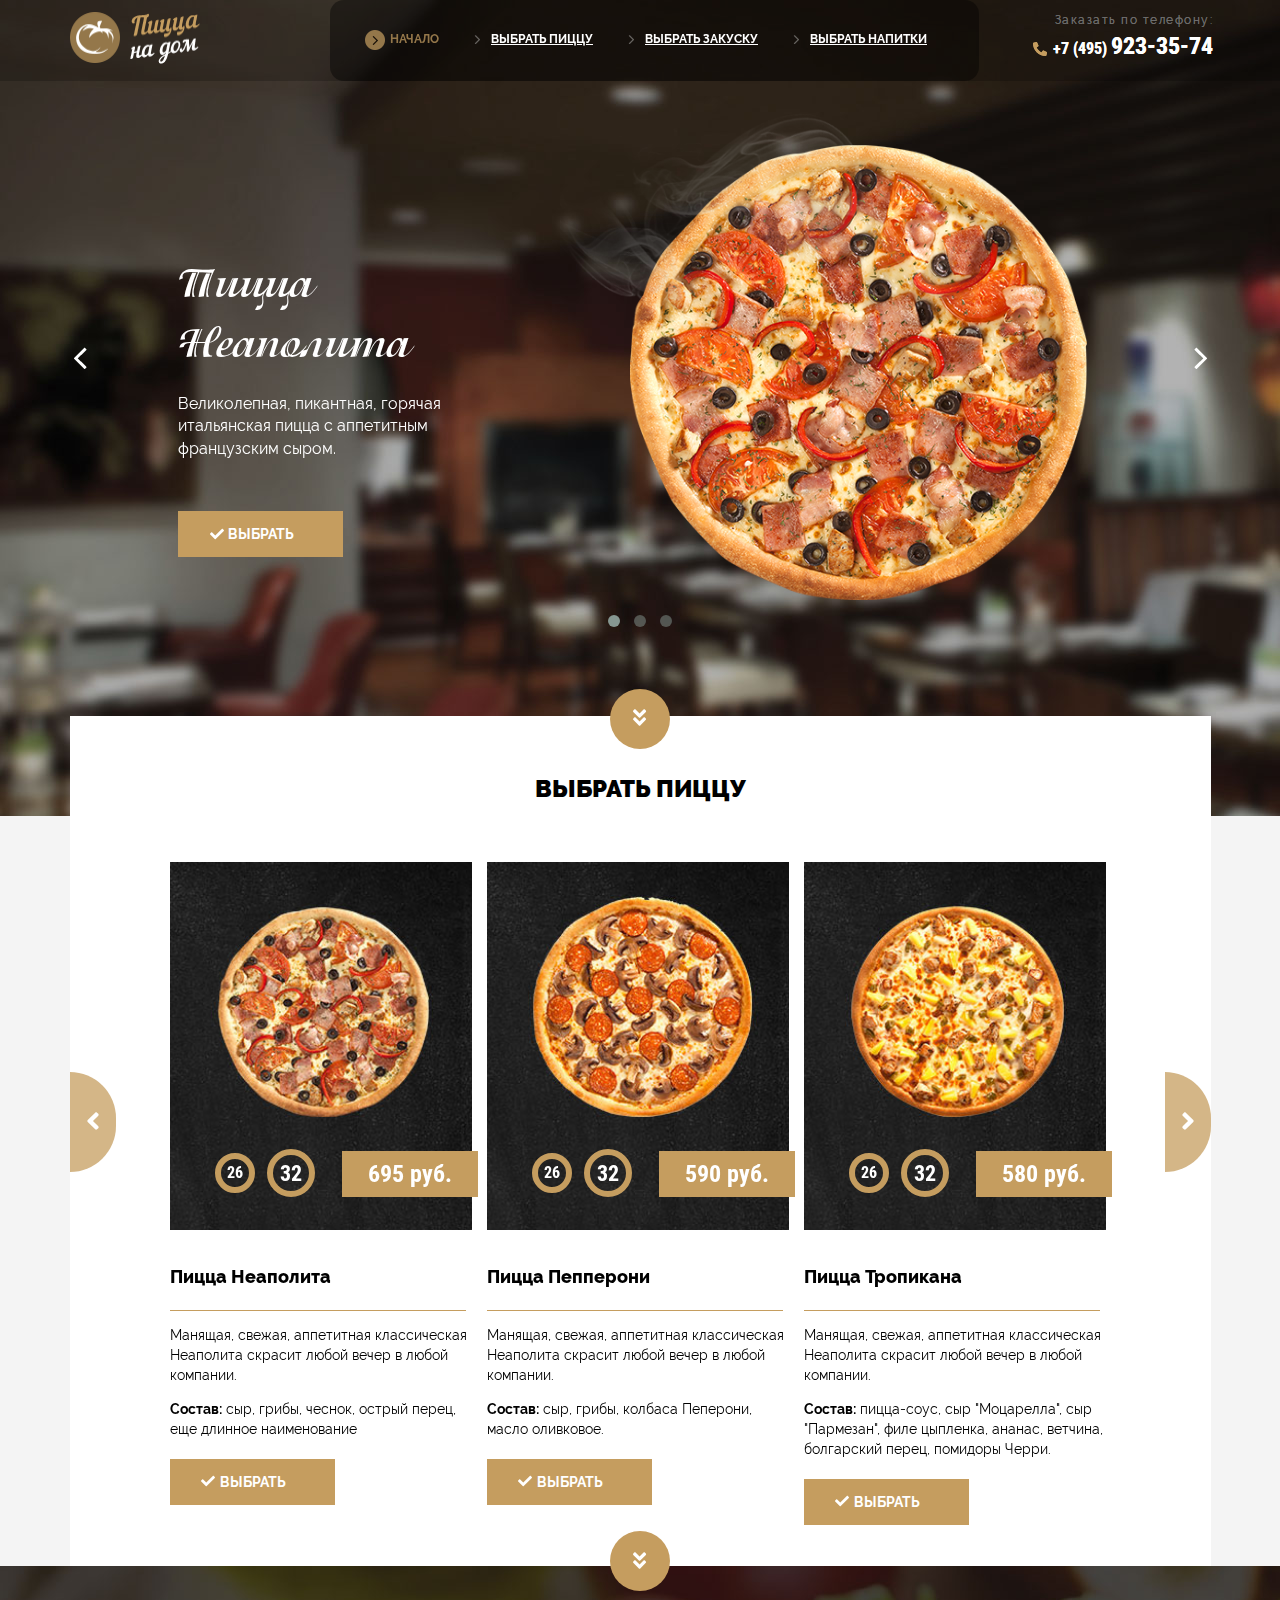
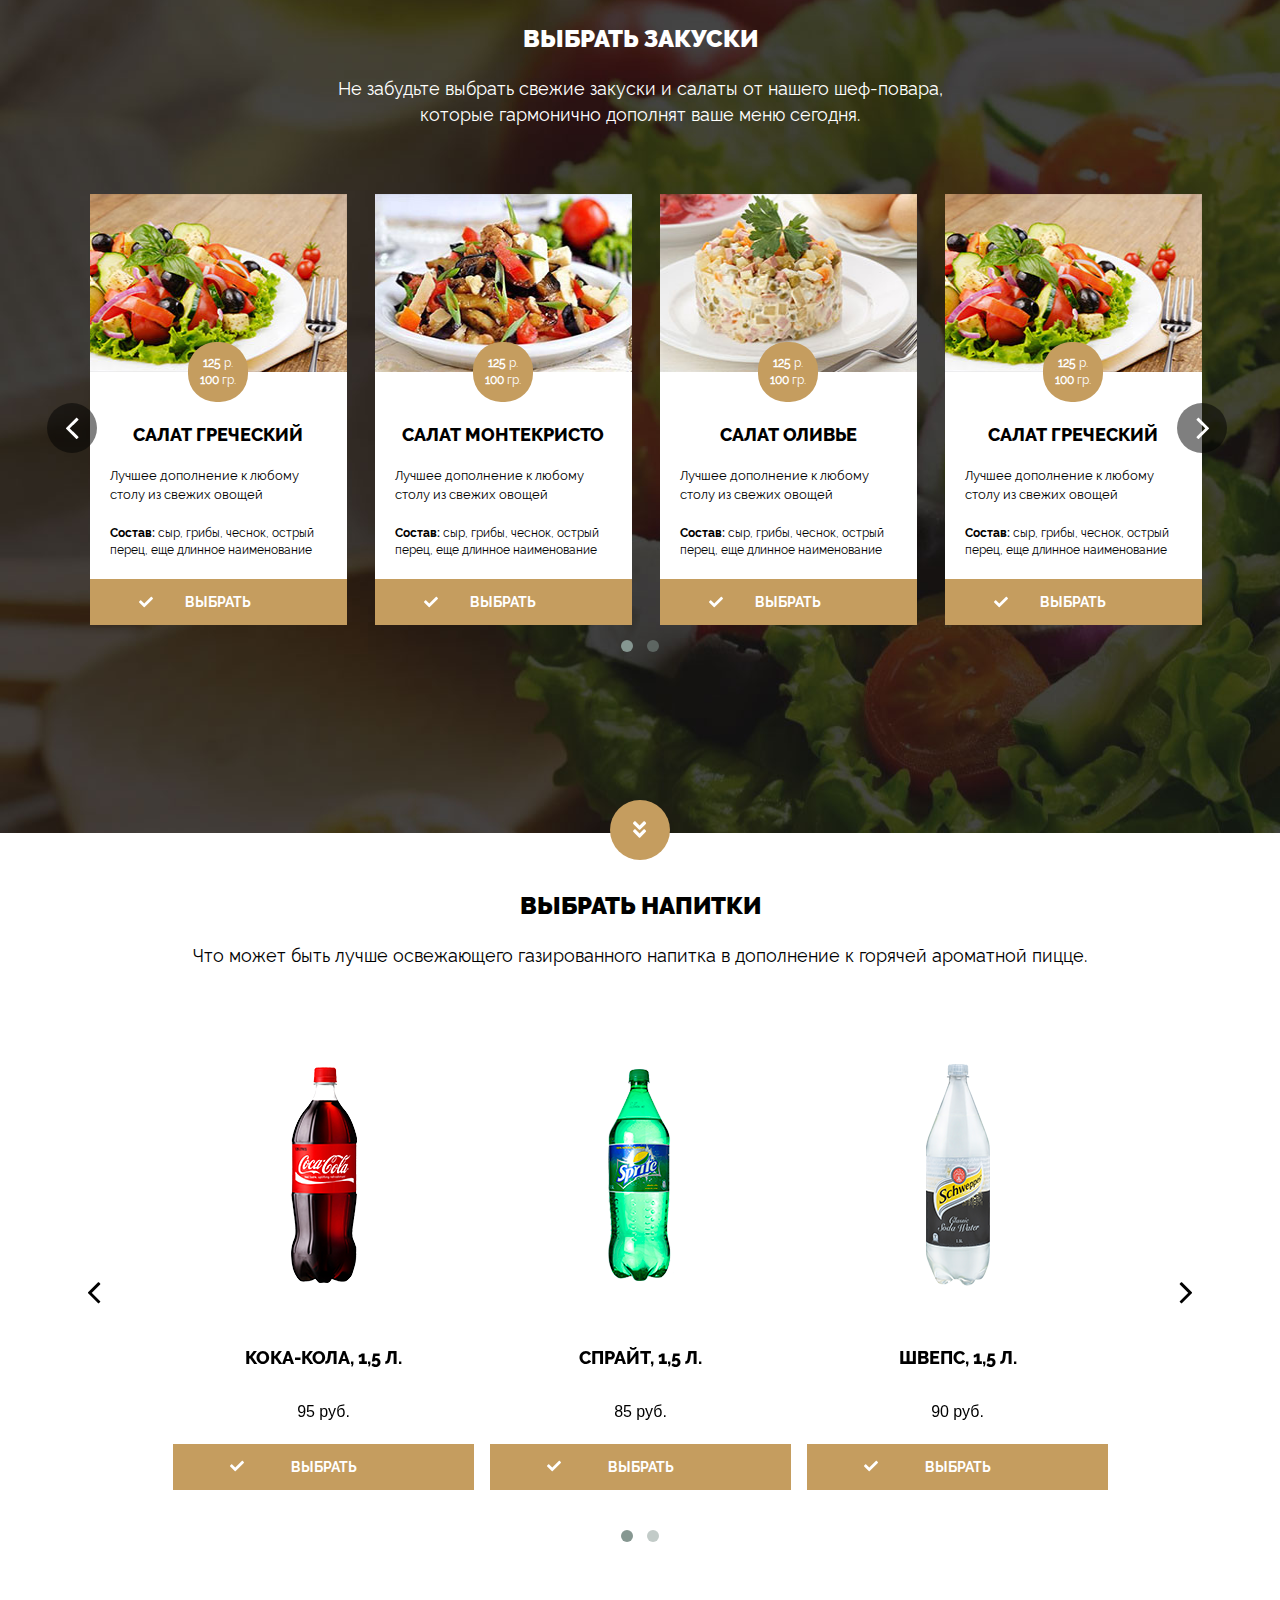
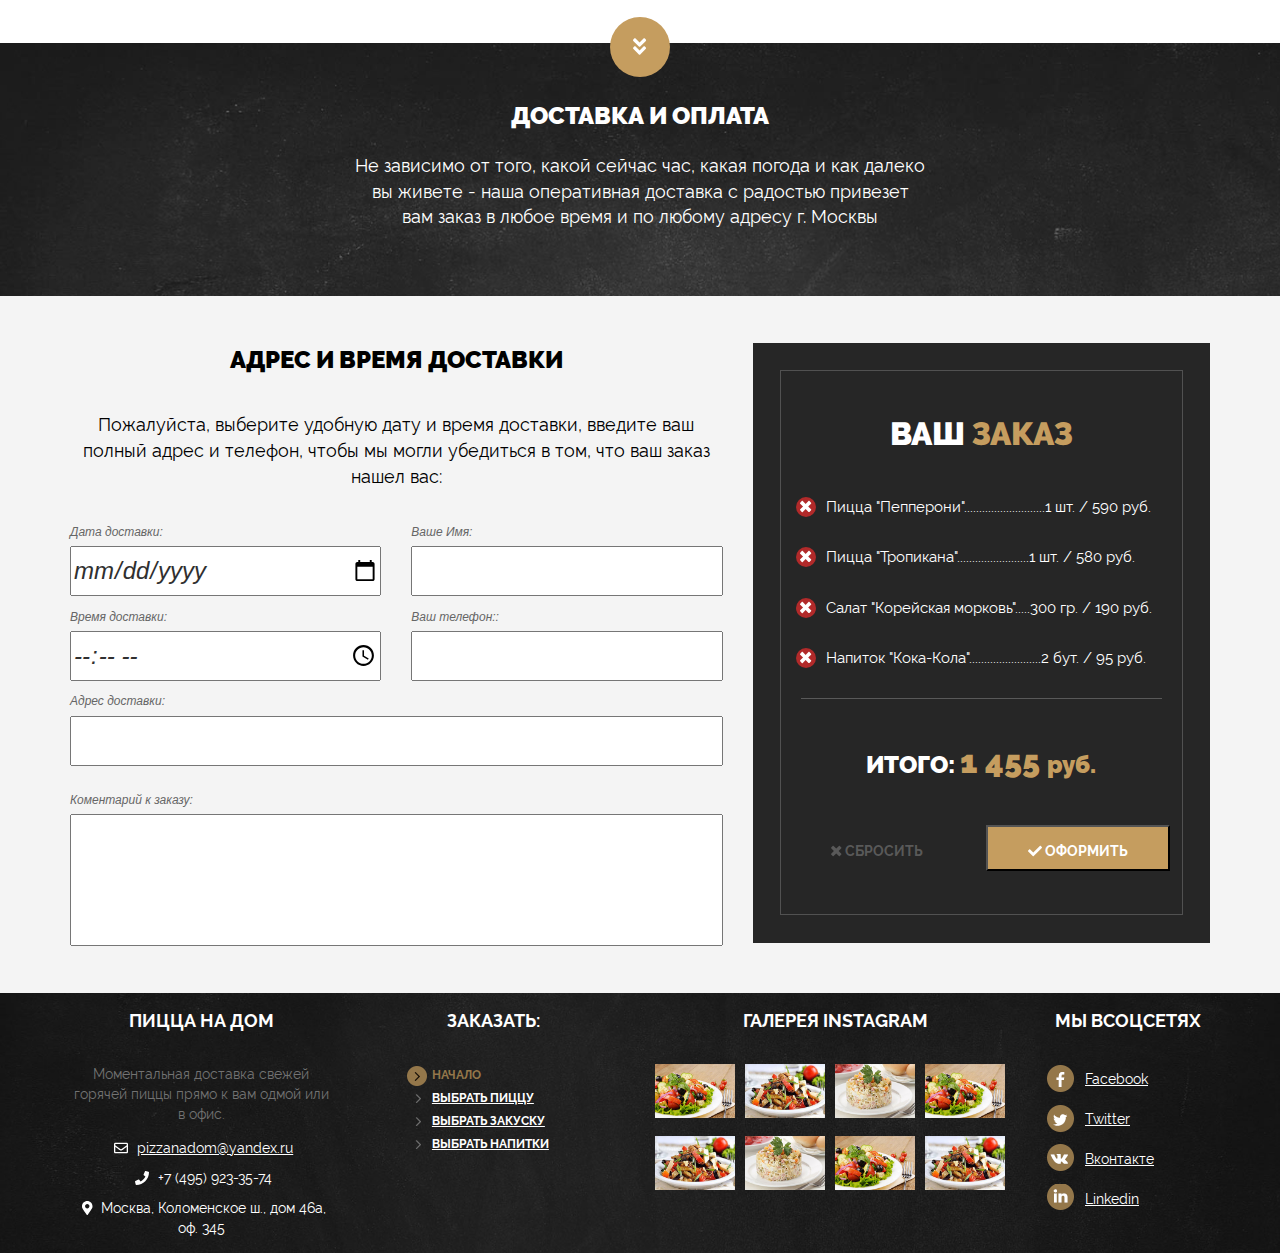
<file: portfolio/2/2.html>
<!DOCTYPE html>
<html lang="ru">
<head>
    <meta charset="utf-8"/>
    <title>Pizza</title>
    <meta content="" name="description"/>
    <meta name="viewport" content="width=device-width, initial-scale=1.0"/>
    <link rel="shortcut icon" href="favicon.png"/>
    <link rel="stylesheet" href="css/styles.min.css"/>
    <link rel="stylesheet" href="libs/libs.min.css"/>

</head>
<body>
<header class="section-header">
    <div class="section-header-topline">
        <div class="container">
            <div class="row">
                <div class="col-lg-12 col-md-12 col-sm-12 col-xs-12">
                    <div class="topline-logowrap">
                        <a href="#">
                            <img class="topline-logowrap__header_logo" src="img/header_logo.png">
                        </a>
                    </div>
                    <nav class="navigation-mnu">
                        <button class="navigation-mnu__button hidden-lg hidden-md">
                            <span class="navigation-mnu__i">
                                <i class="fas fa-bars"></i>
                            </span>

                        </button>
                        <ul class="navigation-mnu-ul navigation-mnu__header">
                            <li class="navigation-mnu-ul__nav-item nav_item_first active_nav">
                                <a href="#" class="scrollTo_s0">Начало</a>
                            </li>
                            <li class="navigation-mnu-ul__nav-item nav_item_second">
                                <a href="#" class="scrollTo_s1">Выбрать пиццу</a>
                            </li>
                            <li class="navigation-mnu-ul__nav-item nav_item_third">
                                <a href="#" class="scrollTo_s2">Выбрать закуску</a>
                            </li>
                            <li class="navigation-mnu-ul__nav-item nav_item_fourth">
                                <a href="#" class="scrollTo_s3">Выбрать напитки</a>
                            </li>
                        </ul>
                        <ul class="navigation-mnu-ul  navigation-mnu__header_sm">
                            <li class="navigation-mnu-ul__nav-item nav_item_first active_nav">
                                <a href="#" class="scrollTo_s0">Начало</a>
                            </li>
                            <li class="navigation-mnu-ul__nav-item nav_item_second">
                                <a href="#" class="scrollTo_s1">Выбрать пиццу</a>
                            </li>
                            <li class="navigation-mnu-ul__nav-item nav_item_third">
                                <a href="#" class="scrollTo_s2">Выбрать закуску</a>
                            </li>
                            <li class="navigation-mnu-ul__nav-item nav_item_fourth">
                                <a href="#" class="scrollTo_s3">Выбрать напитки</a>
                            </li>
                        </ul>
                    </nav>
                    <div class="phone-icon-wrap">
                        <a href="#" class="phone-icon">
                            <i class="fa fa-phone " aria-hidden="true"></i>
                        </a>
                    </div>
                    <div class="header-phone-wrap">
                        <div class="header-phone-wrap__title">Заказать по телефону:</div>
                        <div class="header-phone-wrap__content">
                            <div class="header-phone-wrap__i"><i class="fa fa-phone fa-rotate-90" aria-hidden="true"></i></div>

                            <span>+7 (495) </span>923-35-74
                        </div>
                    </div>
                    <div class="header-phone-wrap header-phone-wrap_sm">
                        <div class="header-phone-wrap__title">Заказать по телефону:</div>
                        <div class="header-phone-wrap__content">
                            <div class="header-phone-wrap__i"><i class="fa fa-phone fa-rotate-90" aria-hidden="true"></i></div>

                            <span>+7 (495) </span>923-35-74
                        </div>
                    </div>
                </div>
            </div>
        </div>
    </div>
    <div class="section-header-slider">
        <div class="container">
            <div class="row">
                <div class="section-header-slider-content col-sm-12 col-xs-12 col-lg-12 col-md-12">
                    <div class="section-header-slider__button section-header-slider__button_next"></div>
                    <div class="section-header-slider__button section-header-slider__button_prev"></div>
                    <div class="section-header-carousel">
                        <div class="col-md-12">
                            <div class="row">
                                <div class="col-lg-5 col-md-5 col-sm-5 col-xs-12">
                                    <div class="section-header-carousel-wrap-descr">
                                        <h3 class="section-header-carousel-wrap__title">
                                            Пицца Неаполита
                                        </h3>
                                        <p class="section-header-carousel-wrap__descr">
                                            Великолепная, пикантная, горячая итальянская пицца с аппетитным французским сыром.
                                        </p>
                                        <div class="section-header-carousel-wrap__image hidden-lg hidden-md hidden-sm">
                                            <img src="img/tropicana.png" alt="Пицца" class="pizza_img">
                                        </div>
                                        <a href="#" class="section__button">
                                            <div class="section__button_i">
                                                <div class="section__button_i">
                                                    <i class="fas fa-check"></i>
                                                </div>
                                            </div>
                                            выбрать
                                        </a>
                                    </div>
                                </div>
                                <div class="col-lg-7 col-md-7 col-sm-7 hidden-xs">
                                    <div class="section-header-carousel-wrap__image">
                                        <img src="img/header_start_pizza.png" alt="Пицца" class="pizza_img">
                                    </div>
                                </div>
                            </div>
                        </div>
                        <div class="col-md-12">
                            <div class="row">
                                <div class="col-lg-5 col-md-5 col-sm-5 col-xs-12">
                                    <div class="section-header-carousel-wrap-descr">
                                        <h3 class="section-header-carousel-wrap__title">
                                            Пицца Тропикана
                                        </h3>
                                        <p class="section-header-carousel-wrap__descr">
                                            Нежные благородные сыры «Пармезан» и «Моцарелла», сытные кусочки филе цыплёнка и ветчина, пикантные ананасы, аппетитные помидорчики Черри, болгарский перец нашли идеальное сочетание на тонком хрустящем корже.
                                        </p>
                                        <div class="section-header-carousel-wrap__image hidden-lg hidden-md hidden-sm">
                                            <img src="img/pepperony.png" alt="Пицца" class="pizza_img">
                                        </div>
                                        <a href="#" class="section__button">
                                            <div class="section__button_i">
                                                <div class="section__button_i">
                                                    <i class="fas fa-check"></i>
                                                </div>
                                            </div>
                                            выбрать
                                        </a>
                                    </div>
                                </div>
                                <div class="col-lg-7 col-md-7 col-sm-7 hidden-xs">
                                    <div class="section-header-carousel-wrap__image">
                                        <img src="img/tropicana.png" alt="Пицца" class="pizza_img">
                                    </div>
                                </div>
                            </div>
                        </div>
                        <div class="col-md-12">
                            <div class="row">
                                <div class="col-lg-5 col-md-5 col-sm-5 col-xs-12">
                                    <div class="section-header-carousel-wrap-descr">
                                        <h3 class="section-header-carousel-wrap__title">
                                            Пицца Пепперони
                                        </h3>
                                        <p class="section-header-carousel-wrap__descr">
                                            Пицца на тонком тесте с томатным соусом, колбаской Пеперони и Моцареллой.
                                        </p>
                                        <div class="section-header-carousel-wrap__image hidden-lg hidden-md hidden-sm">
                                            <img src="img/pepperony.png" alt="Пицца" class="pizza_img">
                                        </div>
                                        <a href="#" class="section__button">
                                            <div class="section__button_i">
                                                <div class="section__button_i">
                                                    <i class="fas fa-check"></i>
                                                </div>
                                            </div>
                                            выбрать
                                        </a>
                                    </div>
                                </div>
                                <div class="col-lg-7 col-md-7 col-sm-7 hidden-xs">
                                    <div class="section-header-carousel-wrap__image">
                                        <img src="img/pepperony.png" alt="Пицца" class="pizza_img">
                                    </div>
                                </div>
                            </div>
                        </div>
                    </div>
                </div>
            </div>
        </div>
    </div>
</header>
<section class="section-second">
    <div class="pointer pointer_1"><i class="fa fa-angle-double-down" aria-hidden="true"></i></div>
    <div class="container">
        <div class="row">
            <div class="col-md-12">
                <div class="section-second-container">
                    <div class="section-second-container-wrap">
                        <div class="section-second-slider__button section-second-slider__button_prev"><i class="fa fa-angle-left" aria-hidden="true"></i></div>
                        <div class="section-second-slider__button section-second-slider__button_next"><i class="fa fa-angle-right" aria-hidden="true"></i></div>
                        <h2 class="section__title section__title_margin_60">выбрать пиццу</h2>
                        <div class="section-second-slider-wrap">
                            <div class="section-second-carousel">
                                <div class="section-second-carousel-item">
                                    <div class="section-second-carousel-item-topWrap">
                                        <img src="img/pizza1.jpg" alt="pizza1">
                                        <div class="section-second-carousel-item-topWrap-sizeCostWrap">
                                            <div class="section-second-carousel-item-sizeCostWrap__size26">26</div>
                                            <div class="section-second-carousel-item-sizeCostWrap__size32">32</div>
                                            <div class="section-second-carousel-item-sizeCostWrap__cost">695 руб.</div>
                                        </div>
                                    </div>
                                    <h3 class="section-second-carousel-item__title">Пицца Неаполита</h3>
                                    <p class="section-second-carousel-item__desc1">Манящая, свежая, аппетитная классическая Неаполита скрасит любой вечер в любой компании.</p>
                                    <p class="section-second-carousel-item__desc2"><b>Состав:</b> сыр, грибы, чеснок, острый перец, еще длинное наименование</p>
                                    <a href="#" class="section__button"><div class="section__button_i"><div class="section__button_i"><i class="fas fa-check"></i></div></i></div>выбрать</a>
                                </div>
                                <div class="section-second-carousel-item">
                                    <div class="section-second-carousel-item-topWrap">
                                        <img src="img/pizza2.jpg" alt="pizza2">
                                        <div class="section-second-carousel-item-topWrap-sizeCostWrap">
                                            <div class="section-second-carousel-item-sizeCostWrap__size26">26</div>
                                            <div class="section-second-carousel-item-sizeCostWrap__size32">32</div>
                                            <div class="section-second-carousel-item-sizeCostWrap__cost">590 руб.</div>
                                        </div>
                                    </div>
                                    <h3 class="section-second-carousel-item__title">Пицца Пепперони</h3>
                                    <p class="section-second-carousel-item__desc1">Манящая, свежая, аппетитная классическая Неаполита скрасит любой вечер в любой компании.</p>
                                    <p class="section-second-carousel-item__desc2"><b>Состав:</b> сыр, грибы, колбаса Пеперони, масло оливковое.</p>
                                    <a href="#" class="section__button"><div class="section__button_i"><div class="section__button_i"><i class="fas fa-check"></i></div></i></div></i>выбрать</a>
                                </div>
                                <div class="section-second-carousel-item">
                                    <div class="section-second-carousel-item-topWrap">
                                        <img src="img/pizza3.jpg" alt="pizza3">
                                        <div class="section-second-carousel-item-topWrap-sizeCostWrap">
                                            <div class="section-second-carousel-item-sizeCostWrap__size26">26</div>
                                            <div class="section-second-carousel-item-sizeCostWrap__size32">32</div>
                                            <div class="section-second-carousel-item-sizeCostWrap__cost">580 руб.</div>
                                        </div>
                                    </div>
                                    <h3 class="section-second-carousel-item__title">Пицца Тропикана</h3>
                                    <p class="section-second-carousel-item__desc1">Манящая, свежая, аппетитная классическая Неаполита скрасит любой вечер в любой компании.</p>
                                    <p class="section-second-carousel-item__desc2"><b>Состав:</b> пицца-соус, сыр "Моцарелла", сыр "Пармезан", филе цыпленка, ананас, ветчина, болгарский перец, помидоры Черри.</p>
                                    <a href="#" class="section__button"><div class="section__button_i"><div class="section__button_i"><i class="fas fa-check"></i></div></i></div></i>выбрать</a>
                                </div>
                                <div class="section-second-carousel-item">
                                    <div class="section-second-carousel-item-topWrap">
                                        <img src="img/pizza1.jpg" alt="pizza1">
                                        <div class="section-second-carousel-item-topWrap-sizeCostWrap">
                                            <div class="section-second-carousel-item-sizeCostWrap__size26">26</div>
                                            <div class="section-second-carousel-item-sizeCostWrap__size32">32</div>
                                            <div class="section-second-carousel-item-sizeCostWrap__cost">695 руб.</div>
                                        </div>
                                    </div>
                                    <h3 class="section-second-carousel-item__title">Пицца Неаполита</h3>
                                    <p class="section-second-carousel-item__desc1">Манящая, свежая, аппетитная классическая Неаполита скрасит любой вечер в любой компании.</p>
                                    <p class="section-second-carousel-item__desc2"><b>Состав:</b> сыр, грибы, чеснок, острый перец, еще длинное наименование</p>
                                    <a href="#" class="section__button"><div class="section__button_i"><div class="section__button_i"><i class="fas fa-check"></i></div></i></div></i>выбрать</a>
                                </div>
                                <div class="section-second-carousel-item">
                                    <div class="section-second-carousel-item-topWrap">
                                        <img src="img/pizza2.jpg" alt="pizza2">
                                        <div class="section-second-carousel-item-topWrap-sizeCostWrap">
                                            <div class="section-second-carousel-item-sizeCostWrap__size26">26</div>
                                            <div class="section-second-carousel-item-sizeCostWrap__size32">32</div>
                                            <div class="section-second-carousel-item-sizeCostWrap__cost">590 руб.</div>
                                        </div>
                                    </div>
                                    <h3 class="section-second-carousel-item__title">Пицца Пепперони</h3>
                                    <p class="section-second-carousel-item__desc1">Манящая, свежая, аппетитная классическая Неаполита скрасит любой вечер в любой компании.</p>
                                    <p class="section-second-carousel-item__desc2"><b>Состав:</b> сыр, грибы, колбаса Пеперони, масло оливковое.</p>
                                    <a href="#" class="section__button"><div class="section__button_i"><div class="section__button_i"><i class="fas fa-check"></i></div></i></div></i>выбрать</a>
                                </div>
                                <div class="section-second-carousel-item">
                                    <div class="section-second-carousel-item-topWrap">
                                        <img src="img/pizza3.jpg" alt="pizza3">
                                        <div class="section-second-carousel-item-topWrap-sizeCostWrap">
                                            <div class="section-second-carousel-item-sizeCostWrap__size26">26</div>
                                            <div class="section-second-carousel-item-sizeCostWrap__size32">32</div>
                                            <div class="section-second-carousel-item-sizeCostWrap__cost">580 руб.</div>
                                        </div>
                                    </div>
                                    <h3 class="section-second-carousel-item__title">Пицца Тропикана</h3>
                                    <p class="section-second-carousel-item__desc1">Манящая, свежая, аппетитная классическая Неаполита скрасит любой вечер в любой компании.</p>
                                    <p class="section-second-carousel-item__desc2"><b>Состав:</b> пицца-соус, сыр "Моцарелла", сыр "Пармезан", филе цыпленка, ананас, ветчина, болгарский перец, помидоры Черри.</p>
                                    <a href="#" class="section__button"><div class="section__button_i"><div class="section__button_i"><i class="fas fa-check"></i></div></i></div>выбрать</a>
                                </div>
                            </div>
                        </div>
                    </div>
                </div>
            </div>
        </div>
    </div>
</section>
<section class="section-third">
    <div class="pointer pointer_2"><i class="fa fa-angle-double-down" aria-hidden="true"></i></div>
    <div class="container">
        <div class="row">
            <div class="col-md-12">
                <div class="section-third-wrap">
                    <h2 class="section__title section__title_white">Выбрать закуски</h2>
                    <p class="section__descr section__descr_white">Не забудьте выбрать свежие закуски и салаты от нашего шеф-повара,<br> которые гармонично дополнят
                        ваше меню сегодня.</p>

                    <div class="section-third-slider">
                        <div class=" section-third-slider__button section-third-slider__button_next"></div>
                        <div class=" section-third-slider__button section-third-slider__button_prev"></div>
                        <div class="section-third-carousel">

                            <div class="section-third-carousel-item">
                                <div class="section-third-carousel-item__img">
                                    <img src="img/salat1.jpg" alt="">
                                </div>
                                <div class="section-third-carousel-item__costWeight">
                                    <p><b>125</b> р.</p>
                                    <p><b>100</b> гр.</p>
                                </div>
                                <h3 class="section-third-carousel-item__title">САЛАТ ГРЕЧЕСКИЙ</h3>
                                <p class="section-third-carousel-item__descr"> Лучшее дополнение к любому столу из свежих овощей</p>
                                <p class="section-third-carousel-item__descr section-third-carousel-item__descr_fz12"><b class="section-third-carousel-item__descr_fwBold">Состав:</b> сыр, грибы, чеснок, острый перец,
                                    еще длинное наименование</p>
                                <a href="#" class="section__button section__button_m0mw100"><div class="section__button_i"><div class="section__button_i"><i class="fas fa-check"></i></div></i></div>выбрать</a>
                            </div>
                            <div class="section-third-carousel-item">
                                <div class="section-third-carousel-item__img">
                                    <img src="img/salat2.jpg" alt="">
                                </div>
                                <div class="section-third-carousel-item__costWeight">
                                    <p><b>125</b> р.</p>
                                    <p><b>100</b> гр.</p>
                                </div>
                                <h3 class="section-third-carousel-item__title">САЛАТ Монтекристо</h3>
                                <p class="section-third-carousel-item__descr"> Лучшее дополнение к любому столу из свежих овощей</p>
                                <p class="section-third-carousel-item__descr section-third-carousel-item__descr_fz12"><b class="section-third-carousel-item__descr_fwBold">Состав:</b> сыр, грибы, чеснок, острый перец,
                                    еще длинное наименование</p>
                                <a href="#" class="section__button section__button_m0mw100"><div class="section__button_i"><div class="section__button_i"><i class="fas fa-check"></i></div></i></div>выбрать</a>
                            </div>
                            <div class="section-third-carousel-item">
                                <div class="section-third-carousel-item__img">
                                    <img src="img/salat3.jpg" alt="">
                                </div>
                                <div class="section-third-carousel-item__costWeight">
                                    <p><b>125</b> р.</p>
                                    <p><b>100</b> гр.</p>
                                </div>
                                <h3 class="section-third-carousel-item__title">САЛАТ оливье</h3>
                                <p class="section-third-carousel-item__descr"> Лучшее дополнение к любому столу из свежих овощей</p>
                                <p class="section-third-carousel-item__descr section-third-carousel-item__descr_fz12"><b class="section-third-carousel-item__descr_fwBold">Состав:</b> сыр, грибы, чеснок, острый перец,
                                    еще длинное наименование</p>
                                <a href="#" class="section__button section__button_m0mw100"><div class="section__button_i"><div class="section__button_i"><i class="fas fa-check"></i></div></i></div></i>выбрать</a>
                            </div>
                            <div class="section-third-carousel-item">
                                <div class="section-third-carousel-item__img">
                                    <img src="img/salat1.jpg" alt="">
                                </div>
                                <div class="section-third-carousel-item__costWeight">
                                    <p><b>125</b> р.</p>
                                    <p><b>100</b> гр.</p>
                                </div>
                                <h3 class="section-third-carousel-item__title">САЛАТ ГРЕЧЕСКИЙ</h3>
                                <p class="section-third-carousel-item__descr"> Лучшее дополнение к любому столу из свежих овощей</p>
                                <p class="section-third-carousel-item__descr section-third-carousel-item__descr_fz12"><b class="section-third-carousel-item__descr_fwBold">Состав:</b> сыр, грибы, чеснок, острый перец,
                                    еще длинное наименование</p>
                                <a href="#" class="section__button section__button_m0mw100"><div class="section__button_i"><i class="fas fa-check"></i></div></i>выбрать</a>
                            </div>
                            <div class="section-third-carousel-item">
                                <div class="section-third-carousel-item__img">
                                    <img src="img/salat2.jpg" alt="">
                                </div>
                                <div class="section-third-carousel-item__costWeight">
                                    <p><b>125</b> р.</p>
                                    <p><b>100</b> гр.</p>
                                </div>
                                <h3 class="section-third-carousel-item__title">САЛАТ Монтекристо</h3>
                                <p class="section-third-carousel-item__descr"> Лучшее дополнение к любому столу из свежих овощей</p>
                                <p class="section-third-carousel-item__descr section-third-carousel-item__descr_fz12"><b class="section-third-carousel-item__descr_fwBold">Состав:</b> сыр, грибы, чеснок, острый перец,
                                    еще длинное наименование</p>
                                <a href="#" class="section__button section__button_m0mw100"><div class="section__button_i"><i class="fas fa-check"></i></div></i>выбрать</a>
                            </div>
                            <div class="section-third-carousel-item">
                                <div class="section-third-carousel-item__img">
                                    <img src="img/salat3.jpg" alt="">
                                </div>
                                <div class="section-third-carousel-item__costWeight">
                                    <p><b>125</b> р.</p>
                                    <p><b>100</b> гр.</p>
                                </div>
                                <h3 class="section-third-carousel-item__title">САЛАТ оливье</h3>
                                <p class="section-third-carousel-item__descr"> Лучшее дополнение к любому столу из свежих овощей</p>
                                <p class="section-third-carousel-item__descr section-third-carousel-item__descr_fz12"><b class="section-third-carousel-item__descr_fwBold">Состав:</b> сыр, грибы, чеснок, острый перец,
                                    еще длинное наименование</p>
                                <a href="#" class="section__button section__button_m0mw100"><div class="section__button_i"><i class="fas fa-check"></i></div></i>выбрать</a>
                            </div>
                        </div>
                    </div>
                </div>
            </div>
        </div>
    </div>
</section>
<section class="section-fourth">
    <div class="pointer pointer_3"><i class="fa fa-angle-double-down" aria-hidden="true"></i></div>
    <div class="container">
        <div class="row">
            <div class="col-md-12">
                <div class="section-fourth-wrap">
                    <h2 class="section__title">Выбрать напитки</h2>
                    <p class="section__descr">Что может быть лучше освежающего газированного напитка в дополнение к горячей ароматной
                        пицце.</p>
                    <div class="section-fourth-slider">
                        <div class="section-fourth-slider__button section-fourth-slider__button_next"></div>
                        <div class="section-fourth-slider__button section-fourth-slider__button_prev"></div>
                        <div class="section-fourth-carousel">

                            <div class="section-fourth-carousel-item">
                                <div class="section-fourth-carousel-item__img"></div>
                                <h3 class="section-fourth-carousel-item__title">Кока-кола, 1,5 л.</h3>
                                <p> 95 руб.</p>
                                <a href="" class="section__button button_napitok"><div class="section__button_i"><i class="fas fa-check"></i></div></i>выбрать</a>
                            </div>
                            <div class="section-fourth-carousel-item">
                                <div class="section-fourth-carousel-item__img"></div>
                                <h3 class="section-fourth-carousel-item__title">Спрайт, 1,5 л.</h3>
                                <p> 85 руб.</p>
                                <a href="" class="section__button button_napitok"><div class="section__button_i"><i class="fas fa-check"></i></div></i>выбрать</a>
                            </div>
                            <div class="section-fourth-carousel-item">
                                <div class="section-fourth-carousel-item__img"></div>
                                <h3 class="section-fourth-carousel-item__title">Швепс, 1,5 л.</h3>
                                <p> 90 руб.</p>
                                <a href="" class="section__button button_napitok"><div class="section__button_i"><i class="fas fa-check"></i></div></i>выбрать</a>
                            </div>
                            <div class="section-fourth-carousel-item">
                                <div class="section-fourth-carousel-item__img"></div>
                                <h3 class="section-fourth-carousel-item__title">Кока-кола, 1,5 л.</h3>
                                <p> 95 руб.</p>
                                <a href="" class="section__button button_napitok"><div class="section__button_i"><i class="fas fa-check"></i></div></i>выбрать</a>
                            </div>
                            <div class="section-fourth-carousel-item">
                                <div class="section-fourth-carousel-item__img"></div>
                                <h3 class="section-fourth-carousel-item__title">Спрайт, 1,5 л.</h3>
                                <p> 85 руб.</p>
                                <a href="" class="section__button button_napitok"><div class="section__button_i"><i class="fas fa-check"></i></div></i>выбрать</a>
                            </div>
                            <div class="section-fourth-carousel-item">
                                <div class="section-fourth-carousel-item__img"></div>
                                <h3 class="section-fourth-carousel-item__title">Швепс, 1,5 л.</h3>
                                <p> 90 руб.</p>
                                <a href="" class="section__button button_napitok"><div class="section__button_i"><i class="fas fa-check"></i></div></i>выбрать</a>
                            </div>

                        </div>
                    </div>
                </div>
            </div>
        </div>
    </div>
</section>
<section class="section-fifth">
    <div class="pointer pointer_4"><i class="fa fa-angle-double-down" aria-hidden="true"></i></div>
    <div class="container">
        <div class="row">
            <div class="col-md-12">
                <div class="section-fifth-wrap">
                    <h2 class="section__title section__title_white">Доставка и оплата</h2>
                    <p class="section__descr section__descr_white">Не зависимо от того, какой сейчас час, какая погода и как далеко вы
                        живете - наша оперативная доставка с радостью привезет вам заказ
                        в любое время и по любому адресу г. Москвы</p>
                </div>
            </div>
        </div>
    </div>
</section>
<section class="section-sixth">
    <div class="container">
        <div class="row">
            <form>
                <div class="section-sixth-wrap">
                    <div class="col-md-7 col-lg-7 col-sm-12 col-xs-12">
                        <div class="section-sixth-descr">
                            <h2 class="section__title section__title_margin_0">Адрес и время доставки</h2>
                            <p class="section__descr section__descr_margin_35">Пожалуйста, выберите удобную дату и время доставки, введите ваш полный адрес и телефон,
                                чтобы мы могли убедиться в том, что ваш заказ нашел вас:</p>
                            <div class="row">
                                <div class="col-md-6 col-sm-6 col-xs-12 col-lg-6">
                            <div class="section-sixth-descr__item">
                                <label class="section-sixth-descr__label">Дата доставки: </label>
                                <input class="section-sixth-descr__input" type="date" name="date" placeholder="" required/>
                            </div>
                            <div class="section-sixth-descr__item">
                                <label class="section-sixth-descr__label">Время доставки: </label>
                                <input class="section-sixth-descr__input" type="time" name="time" placeholder="" required/>
                            </div>
                                </div>
                                <div class="col-md-6 col-sm-6 col-xs-12 col-lg-6">
                            <div class="section-sixth-descr__item">
                                <label class="section-sixth-descr__label">Ваше Имя: </label>
                                <input class="section-sixth-descr__input" type="text" name="name" placeholder="" required/>
                            </div>
                            <div class="section-sixth-descr__item">
                                <label class="section-sixth-descr__label">Ваш телефон:: </label>
                                <input class="section-sixth-descr__input" type="tel" name="phone" placeholder="" required/>
                            </div>
                                </div>
                            </div>
                            <div class="row">
                            <div class="col-md-12 col-sm-12 col-xs-12">
                            <div class="section-sixth-descr__item">
                                <label class="section-sixth-descr__label">Адрес доставки: </label>
                                <input class="section-sixth-descr__input" type="text" name="addres" placeholder="" required/>
                            </div>
                            <div class="section-sixth-descr__item">
                                <label class="section-sixth-descr__label">Коментарий к заказу: </label>
                                <textarea class="section-sixth-descr__textarea" name="description" placeholder=""></textarea>
                            </div>
                            </div>
                            </div>
                        </div>
                    </div>
                    <div class="col-md-5 col-lg-5 col-sm-12 col-xs-12">
                        <div class="section-sixth-order">
                            <div class="section-sixth-order-wrap">
                                <h2 class="section-sixth-order__title">Ваш <b>заказ</b></h2>
                                <ul class="section-sixth-order-wrap__ul">
                                    <li class="section-sixth-order-wrap__li"><a class="section-sixth-order-wrap__clear_btn" href="#"><i class="fas fa-times"></i></a>Пицца
                                        "Пепперони"...........................1 шт. / <span>590</span> руб.
                                    </li>
                                    <li class="section-sixth-order-wrap__li"><a class="section-sixth-order-wrap__clear_btn" href="#"><i class="fas fa-times"></i></a>Пицца
                                        "Тропикана"........................1 шт. / <span>580</span> руб.
                                    </li>
                                    <li class="section-sixth-order-wrap__li"><a class="section-sixth-order-wrap__clear_btn" href="#"><i class="fas fa-times"></i></a>Салат "Корейская
                                        морковь".....300 гр. / <span>190</span> руб.
                                    </li>
                                    <li class="section-sixth-order-wrap__li"><a class="section-sixth-order-wrap__clear_btn" href="#"><i class="fas fa-times"></i></a>Напиток
                                        "Кока-Кола"........................2 бут. / <span>95</span> руб.
                                    </li>
                                </ul>
                                <h3 class="section-sixth-order__title section-sixth-order__title_result">Итого: <b>1 455 <span>руб.</span></b></h3>
                                <a href="#" class="section__button_reset section__button_reset_hidden1">
                                    <span class="section__button_reset_i">
                                        <i class="fas fa-times"></i>
                                    </span>Сбросить</a>
                                <button class="section__button section__button_submit" type="submit">
                                    <span class="section__button_submit_i">
                                        <i class="fas fa-check"></i>
                                    </span>
                                    Оформить
                                </button>
                                <a href="#" class="section__button_reset section__button_reset_hidden2">
                                    <span class="section__button_reset_i">
                                        <i class="fas fa-times"></i>
                                    </span>Сбросить
                                </a>
                            </div>
                        </div>
                    </div>
                </div>
            </form>
        </div>
    </div>
</section>
<footer class="section-footer">
    <div class="container">
        <div class="row">
            <div class="section-footer-wrap">
                <div class="col-md-3 col-lg-3 col-sm-5 col-xs-12">
                    <div class="section-footer-column section-footer-about">
                        <h3 class="section-footer-wrap__title">Пицца на дом</h3>
                        <p class="section-footer-about__descr">Моментальная доставка свежей горячей пиццы прямо к вам одмой или в офис.</p>
                        <div class="section-footer-about__wrap">
                            <div class="section-footer-about__i">
                                <i class="far fa-envelope"></i>
                            </div>
                            <a href="#"> pizzanadom@yandex.ru</a></div>
                        <div class="section-footer-about__wrap">
                            <div class="section-footer-about__i">
                                <i class="fa fa-phone"></i>
                            </div>
                            <p> +7 (495) 923-35-74</p></div>
                        <div class="section-footer-about__wrap">
                            <p>
                                <div class="section-footer-about__i">
                                    <i class="fas fa-map-marker-alt"></i>
                                </div>
                             Москва, Коломенское ш., дом 46а, оф. 345</p>
                        </div>

                    </div>
                </div>
                <div class="col-md-3 col-lg-3 col-sm-4 hidden-xs">
                    <div class="section-footer-column">
                        <h3 class="section-footer-wrap__title">Заказать:</h3>
                        <nav class="navigation-mnu">
                            <ul class="clearfix navigation-mnu-ul navigation-mnu__ul_footer">
                                <li class=" navigation-mnu-ul__nav-item nav_item_first active_nav">
                                    <a class="scrollTo_s0">Начало</a>
                                </li>
                                <li class="navigation-mnu-ul__nav-item nav_item_second">
                                    <a class="scrollTo_s1">Выбрать пиццу</a>
                                </li>
                                <li class="navigation-mnu-ul__nav-item nav_item_third">
                                    <a class="scrollTo_s2">Выбрать закуску</a>
                                </li>
                                <li class="navigation-mnu-ul__nav-item nav_item_fourth">
                                    <a class="scrollTo_s3">Выбрать напитки</a>
                                </li>
                            </ul>
                        </nav>
                    </div>
                </div>
                <div class="col-md-4 col-lg-4 hidden-sm hidden-xs">
                    <div class="section-footer-column">
                        <h3 class="section-footer-wrap__title">Галерея instagram</h3>
                        <div class="gallery_wrap">
                            <img src="img/salat1.jpg" alt="img">
                            <img src="img/salat2.jpg" alt="img">
                            <img src="img/salat3.jpg" alt="img">
                            <img src="img/salat1.jpg" alt="img">
                            <img src="img/salat2.jpg" alt="img">
                            <img src="img/salat3.jpg" alt="img">
                            <img src="img/salat1.jpg" alt="img">
                            <img src="img/salat2.jpg" alt="img">
                        </div>
                    </div>
                </div>
                <div class="col-md-2 col-lg-2 col-sm-3 hidden-xs">
                    <div class="section-footer-column section-footer-social">
                        <h3 class="section-footer-wrap__title">Мы всоцсетях</h3>
                        <a href="#">Facebook</a>
                        <a href="#">Twitter</a>
                        <a href="#">Вконтакте</a>
                        <a href="#">Linkedin</a>
                    </div>
                </div>
            </div>
        </div>
    </div>
</footer>
<div class="hidden"></div>

<script src="libs/libs.min.js"></script>
<script src="js/common.js"></script>
</body>
</html>
</file>
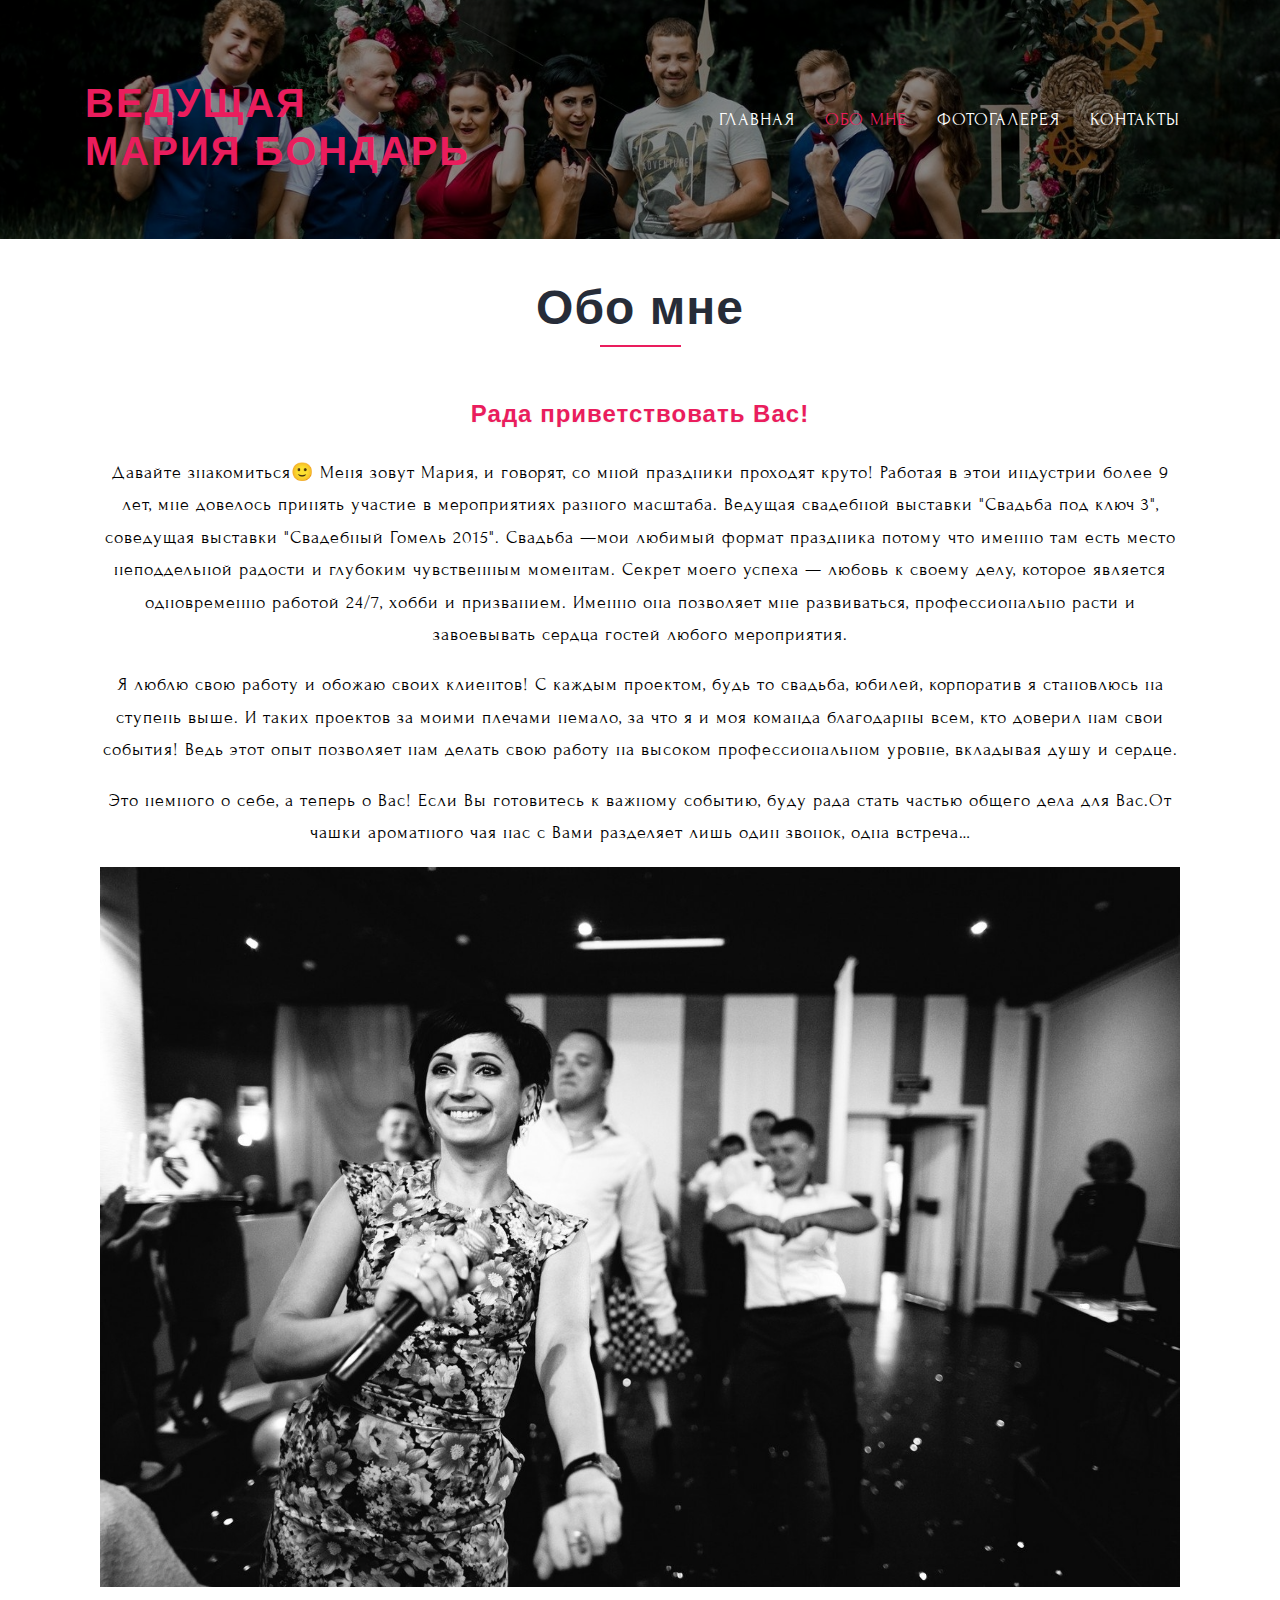
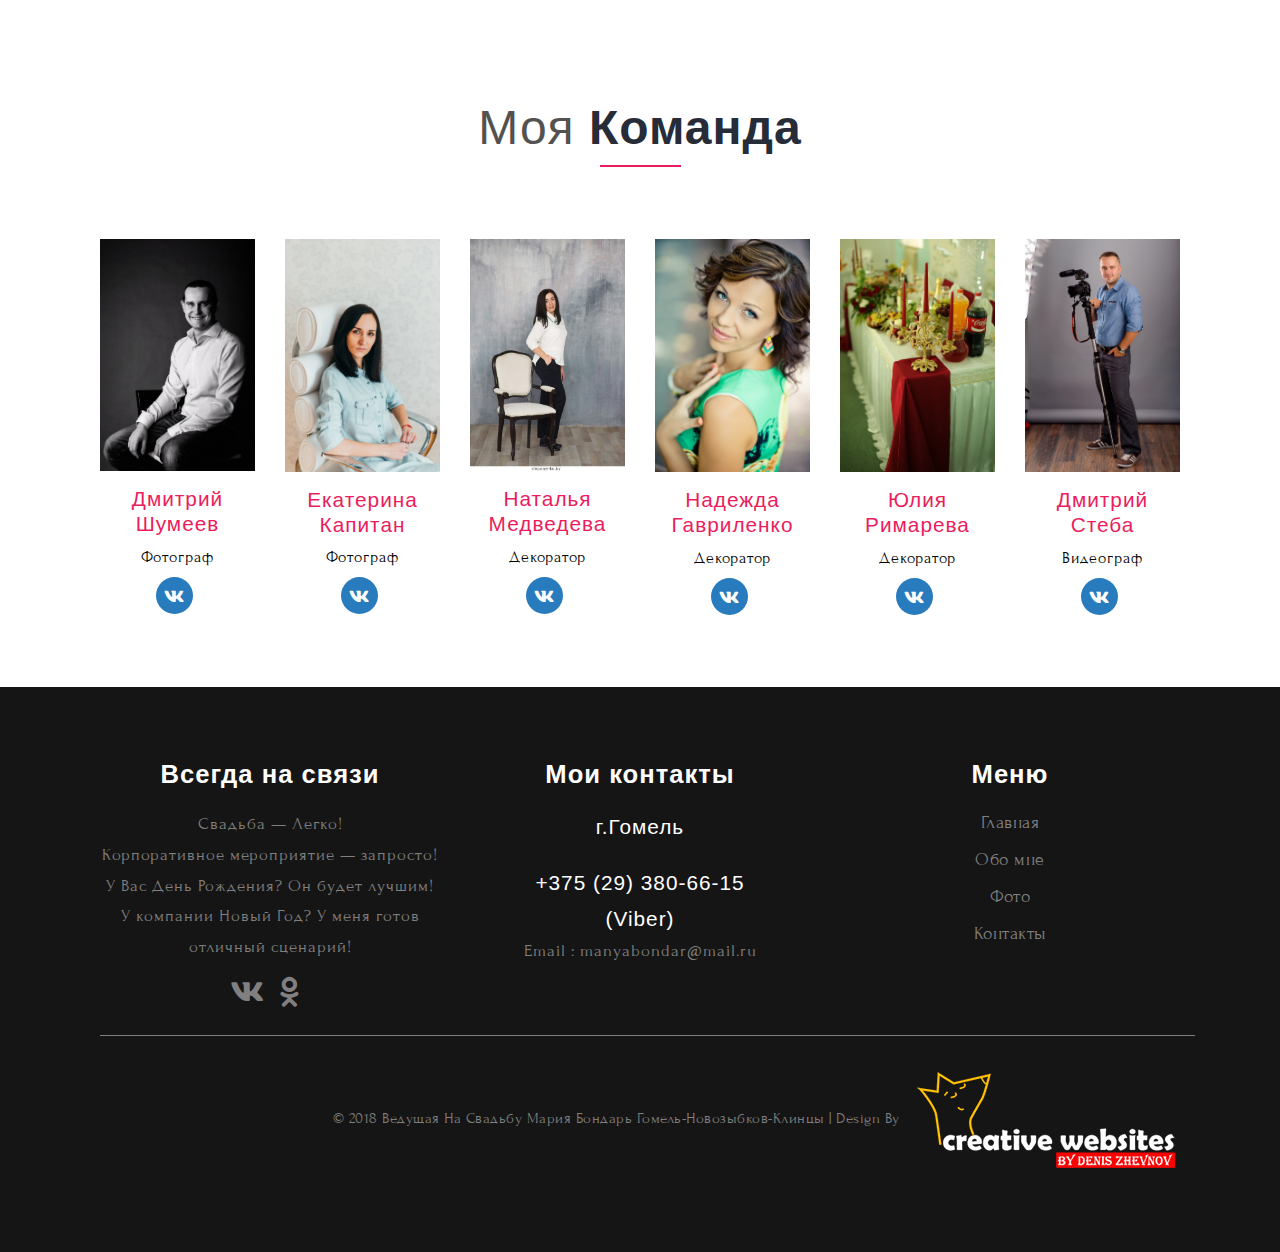
<file: portfolio/3/about.html>
<!DOCTYPE html>
<html lang="zxx">
   <head>
      <title>Ведущая мероприятий Мария Бондарь.Гомель-Новозыбков-Клинцы</title>
	 <meta name="viewport" content="width=device-width, initial-scale=1">
    <meta charset="utf-8">
	<meta name="keywords" content="EВедущая мероприятий Мария Бондарь.Гомель-Новозыбков-Клинцы" />
	<script type="application/x-javascript">
		addEventListener("load", function () {
			setTimeout(hideURLbar, 0);
		}, false);

		function hideURLbar() {
			window.scrollTo(0, 1);
		}
	</script>
    <link href="css/bootstrap.min.css" rel="stylesheet" type="text/css" media="all">
    <link href="css/fontawesome-all.css" rel="stylesheet">
    <link rel="shortcut icon" href="favicon.png" />
	<link href="css/style.css" rel='stylesheet' type='text/css' media="all">
	<link href="https://fonts.googleapis.com/css?family=Marck+Script" rel="stylesheet">
	<link href="https://fonts.googleapis.com/css?family=Forum" rel="stylesheet">
   </head>
   <body>

<header>
	<section class="banner1">
		<div class="overlay py-5">
		<div class="agileits_w3layouts_banner_nav">
			<div class="header-bar py-sm-2">
				<div class="container py-2">
				<nav class="navbar navbar-expand-lg navbar-light">
               <div class="hedder-up">
               <h1><a class="navbar-brand" href="index.html">Ведущая </br>Мария Бондарь</a></h1>
			   </div>
              <button class="navbar-toggler" type="button" data-toggle="collapse" data-target="#navbarSupportedContent" aria-controls="navbarSupportedContent" aria-expanded="false" aria-label="Toggle navigation">
               <span class="navbar-toggler-icon"></span>
               </button>
               <div class="collapse navbar-collapse justify-content-end" id="navbarSupportedContent">
                   <ul class="navbar-nav">
							 <li class="nav-item">
								<a class="nav-link" href="index.html">Главная <span class="sr-only">(current)</span></a>
							 </li>
							 <li class="nav-item active">
								<a href="about.html" class="nav-link">Обо мне</a>
							 </li>
							 <li class="nav-item">
								<a href="gallery.html" class="nav-link ">Фотогалерея</a>
							 </li>
							 <li class="nav-item">
								<a href="contact.html" class="nav-link">Контакты</a>
							 </li>
						  </ul>
               </div>
            </nav>				
		</div>
   </div>
</div>
</div>
	</section>
	</header>
		<section class="banner_bottom">
		<div class="container py-md-4 mt-md-3"> 
			<div class="wthree_head_section">
				<h2 class="w3l_header">Обо мне</h2>
			</div>
			<div class="inner_sec_info_wthree_agile mt-md-5">
				<div class="row help_full">
					<div class="col-lg-12 banner_bottom_left">
						<h4>Рада приветствовать Вас!</h4>
						<p>Давайте знакомиться🙂 Меня зовут Мария, и говорят, со мной праздники проходят круто! Работая в этои индустрии более 9 лет, мне довелось принять участие в мероприятиях разного масштаба. Ведущая свадебной выставки "Свадьба под ключ 3", соведущая выставки "Свадебный Гомель 2015". Свадьба —мои любимый формат праздника потому что именно там есть место неподдельной радости и глубоким чувственным моментам. Секрет моего успеха — любовь к своему делу, которое является одновременно работой 24/7, хобби и призванием. Именно она позволяет мне развиваться, профессионально расти и завоевывать сердца гостей любого мероприятия. </p>
						<p> Я люблю свою работу и обожаю своих клиентов! С каждым проектом, будь то свадьба, юбилей, корпоратив я становлюсь на ступень выше. И таких проектов за моими плечами немало, за что я и моя команда благодарны всем, кто доверил нам свои события! Ведь этот опыт позволяет нам делать свою работу на высоком профессиональном уровне, вкладывая душу и сердце. </p>
						<p>Это немного о себе, а теперь о Вас! Если Вы готовитесь к важному событию, буду рада стать частью общего дела для Вас.От чашки ароматного чая нас с Вами разделяет лишь один звонок, одна встреча…</p>
					</div>
					<div class="col-lg-12 banner_bottom_grid help">
						<img src="images/g6.jpg" alt=" " class="img-fluid">
					</div>
				</div>
			</div>
		</div>
	</section>

	<section class="wthree-row py-5">
		<div class="container py-md-4 mt-md-3"> 
			<div class="wthree_head_section">
				<h3 class="w3l_header"><span>Моя</span> Команда</h3>
			</div>
			<div class="row mt-md-5 pt-4">
				<div class="col-lg-2 col-sm-6 team-grids">
					<div class="team-effect">
						<img src="images/te1.jpg" alt="img" class="img-fluid">
					</div>
					<div class="footerv2-w3ls mt-3">
						<h4 class="mb-2">Дмитрий Шумеев</h4>
						<p class="mb-2">Фотограф</p>
						<ul class="social-iconsv2 agileinfo">
							<li>
								<a href="#">
									<a href="https://vk.com/wedding_111" target="_blank"><i class="fab fa-vk"></i></a>
								</a>
							</li>
						</ul>
					</div>
				</div>
				<div class="col-lg-2 col-sm-6 team-grids mt-sm-0 mt-5">
					<div class="team-effect">
						<img src="images/te3.jpg" alt="img" class="img-fluid">
					</div>
					<div class="footerv2-w3ls mt-3">
						<h4 class="mb-2">Екатерина Капитан</h4>
						<p class="mb-2">Фотограф</p>
						<ul class="social-iconsv2 agileinfo">
							<li>
								<a href="#">
									<a href="https://vk.com/kkozyrialova" target="_blank"><i class="fab fa-vk"></i></a>
								</a>
							</li>
						</ul>
					</div>
				</div>
				<div class="col-lg-2 col-sm-6 team-grids mt-lg-0 mt-5">
					<div class="team-effect">
						<img src="images/te2.jpg" alt="img" class="img-fluid">
					</div>
					<div class="footerv2-w3ls mt-3">
						<h4 class="mb-2">Наталья Медведева</h4>
						<p class="mb-2">Декоратор</p>
						<ul class="social-iconsv2 agileinfo">
							<li>
								<a href="#">
									<a href="https://vk.com/id57211068" target="_blank"><i class="fab fa-vk"></i></a>
								</a>
							</li>
						</ul>
					</div>
				</div>
				<div class="col-lg-2 col-sm-6 team-grids mt-lg-0 mt-5">
					<div class="team-effect">
						<img src="images/te4.jpg" alt="img" class="img-fluid">
					</div>
					<div class="footerv2-w3ls mt-3">
						<h4 class="mb-2">Надежда Гавриленко</h4>
						<p class="mb-2">Декоратор</p>
						<ul class="social-iconsv2 agileinfo">
							<li>
								<a href="#">
									<a href="https://vk.com/nadyushka81" target="_blank"><i class="fab fa-vk"></i></a>
								</a>
							</li>
						</ul>
					</div>
				</div>
				<div class="col-lg-2 col-sm-6 team-grids mt-lg-0 mt-5">
					<div class="team-effect">
						<img src="images/te5.jpg" alt="img" class="img-fluid">
					</div>
					<div class="footerv2-w3ls mt-3">
						<h4 class="mb-2">Юлия Римарева</h4>
						<p class="mb-2">Декоратор</p>
						<ul class="social-iconsv2 agileinfo">
							<li>
								<a href="#">
									<a href="https://vk.com/st.larima" target="_blank"><i class="fab fa-vk"></i></a>
								</a>
							</li>
						</ul>
					</div>
				</div>
				<div class="col-lg-2 col-sm-6 team-grids mt-lg-0 mt-5">
					<div class="team-effect">
						<img src="images/te6.jpg" alt="img" class="img-fluid">
					</div>
					<div class="footerv2-w3ls mt-3">
						<h4 class="mb-2">Дмитрий Стеба</h4>
						<p class="mb-2">Видеограф</p>
						<ul class="social-iconsv2 agileinfo">
							<li>
								<a href="#">
									<a href="https://vk.com/stebadmitriy" target="_blank"><i class="fab fa-vk"></i></a>
								</a>
							</li>
						</ul>
					</div>
				</div>
			</div>
		</div>
	</section>

<footer>
<section class="footer footer_w3layouts_section_1its py-5">
	<div class="container py-md-4">
		<div class="row footer-top">
			<div class="col-lg-4 col-md-6 col-sm-6 footer-grid_section_1its_w3">
				<div class="footer-title">
					<h3>Всегда на связи</h3>
				</div>
				<div class="footer-text">
					<p>Свадьба — Легко! <br/>Корпоративное мероприятие — запросто! <br/> У Вас День Рождения? Он будет лучшим!  <br/>У компании Новый Год? У меня готов отличный сценарий!</p>
					<ul class="social_section_1info">
						<li><a href="https://vk.com/tamada_gomel_111" target="_blank"><i class="fab fa-vk fa-2x"></i></a></li>
						<li><a href="https://ok.ru/bondarmariya" target="_blank"><i class="fab fa-odnoklassniki fa-2x"></i></a></li>
					</ul>
				</div>
			</div>
			<div class="col-lg-4 col-md-6 col-sm-6 footer-grid_section_1its_w3">
				<div class="footer-title">
					<h3>Мои контакты</h3>
				</div>
				<div class="contact-info">
					<h4>г.Гомель</h4>
					<div class="phone">
						<h4>+375 (29) 380-66-15 </br>(Viber)</h4>
						<p>Email : <a href="mailto:manyabondar@mail.ru">manyabondar@mail.ru</a></p>
					</div>
				</div>
			</div>
			<div class="col-lg-4 col-md-6 col-sm-6 footer-grid_section_1its_w3">
				<div class="footer-title">
					<h3>Меню</h3>
				</div>
				<ul class="links">
					<li><a href="index.html">Главная</a></li>
					<li><a href="about.html">Обо мне</a></li>
					<li><a href="gallery.html">Фото</a></li>
					<li><a href="contact.html">Контакты</a></li>
				</ul>
			</div>
		</div>
		<div class="copyright pt-4 mt-4">
			<p align="right">© 2018 Ведущая на свадьбу Мария Бондарь Гомель-Новозыбков-Клинцы | Design by <a href="https://vk.com/denis.zhevnov" target="_blank"><img src="images/logo white.png"></a> </p>
		</div>
	</div>
</section>
</footer>

      <script src="js/jquery.min.js"></script>
	<script type="text/javascript" src="js/move-top.js"></script>
	<script type="text/javascript" src="js/easing.js"></script>
	<script type="text/javascript">
		$(document).ready(function() {
			/*
				var defaults = {
				containerID: 'toTop', // fading element id
				containerHoverID: 'toTopHover', // fading element hover id
				scrollSpeed: 1200,
				easingType: 'linear' 
				};
			*/
								
			$().UItoTop({ easingType: 'easeOutQuart' });
								
			});
	</script>

	<script type="text/javascript">
	jQuery(document).ready(function($) {
		$(".scroll").click(function(event){		
			event.preventDefault();
			$('html,body').animate({scrollTop:$(this.hash).offset().top},1000);
		});
	});
</script> 
 	<script src="js/main.js"></script>
    <script src="js/bootstrap.min.js"></script>
   </body>
</html>
</file>
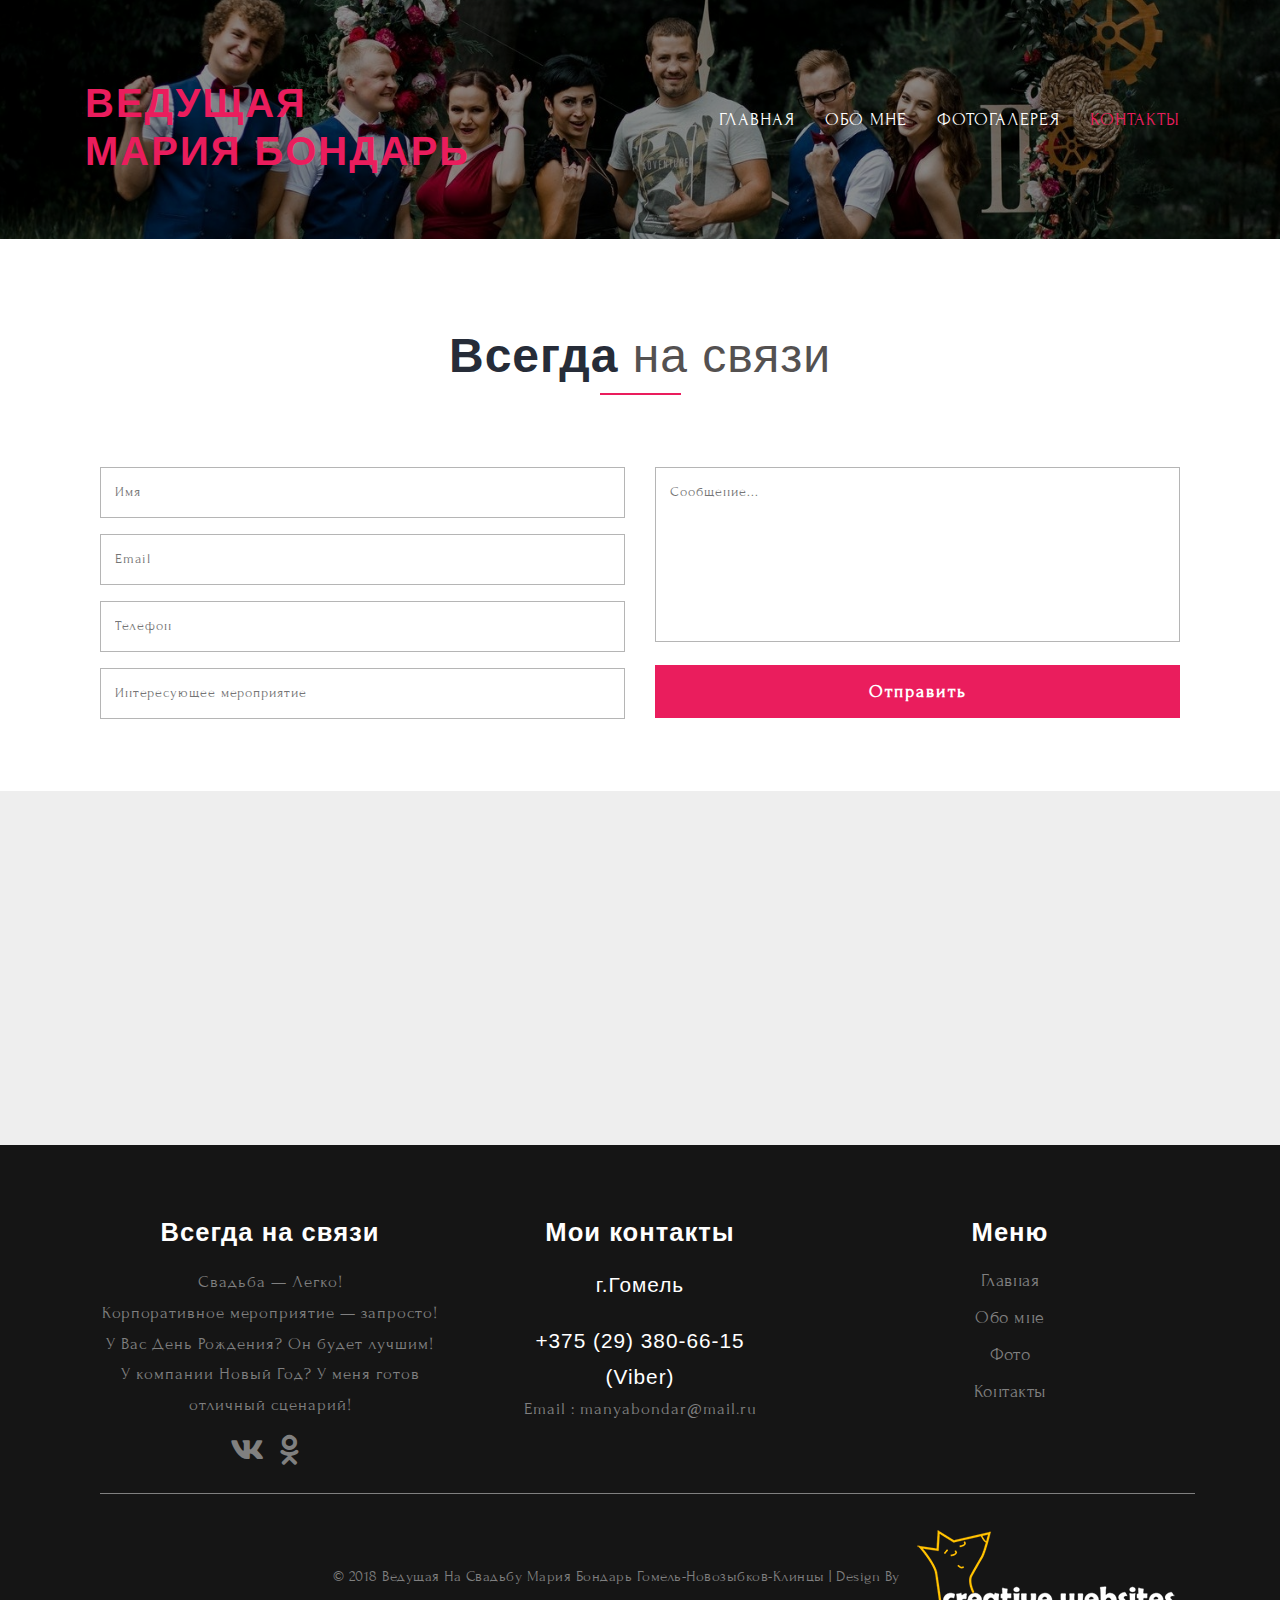
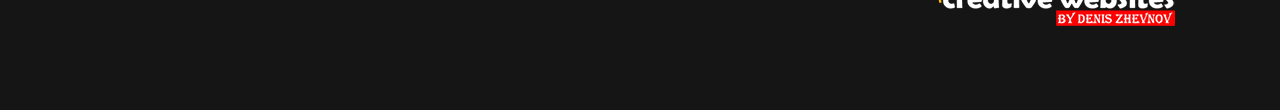
<file: portfolio/3/contact.html>
<!DOCTYPE html>
<html lang="zxx">
   <head>
      <title>Ведущая мероприятий Мария Бондарь.Гомель-Новозыбков-Клинцы</title>
	 <meta name="viewport" content="width=device-width, initial-scale=1">
    <meta charset="utf-8">
	<meta name="keywords" content="Ведущая мероприятий Мария Бондарь.Гомель-Новозыбков-Клинцы" />
	<script type="application/x-javascript">
		addEventListener("load", function () {
			setTimeout(hideURLbar, 0);
		}, false);

		function hideURLbar() {
			window.scrollTo(0, 1);
		}
	</script>
    <link rel="shortcut icon" href="favicon.png" />
    <link href="css/bootstrap.min.css" rel="stylesheet" type="text/css" media="all">
    <link href="css/fontawesome-all.css" rel="stylesheet">
	<link href="css/style.css" rel='stylesheet' type='text/css' media="all">
	<link href="https://fonts.googleapis.com/css?family=Marck+Script" rel="stylesheet">
	<link href="https://fonts.googleapis.com/css?family=Forum" rel="stylesheet">
   </head>
   <body>

<header>
	<section class="banner1">
				<div class="overlay py-5">
		<div class="agileits_w3layouts_banner_nav">
			<div class="header-bar py-sm-2">
				<div class="container py-2">
				<nav class="navbar navbar-expand-lg navbar-light">
               <div class="hedder-up">
               <h1><a class="navbar-brand" href="index.html">Ведущая </br>Мария Бондарь</a></h1>
			   </div>
              <button class="navbar-toggler" type="button" data-toggle="collapse" data-target="#navbarSupportedContent" aria-controls="navbarSupportedContent" aria-expanded="false" aria-label="Toggle navigation">
               <span class="navbar-toggler-icon"></span>
               </button>
               <div class="collapse navbar-collapse justify-content-end" id="navbarSupportedContent">
                   <ul class="navbar-nav">
							 <li class="nav-item">
								<a class="nav-link" href="index.html">Главная <span class="sr-only">(current)</span></a>
							 </li>
							 <li class="nav-item">
								<a href="about.html" class="nav-link">Обо мне</a>
							 </li>
							 <li class="nav-item">
								<a href="gallery.html" class="nav-link ">Фотогалерея</a>
							 </li>
							 <li class="nav-item active">
								<a href="contact.html" class="nav-link">Контакты</a>
							 </li>
						  </ul>
               </div>
            </nav>				
		</div>
   </div>

	</div>
</div>
	</section>
	</header>

	<section class="contact-innpage py-5">
		<div class="container py-md-4 mt-md-3">
				<div class="wthree_head_section">
				<h2 class="w3l_header">Всегда <span>на связи</span></h2>
			</div>
			<form action="#" method="post">
			<div class="row mail_grid_w3l mt-md-5 pt-4">
				
					<div class="col-md-6 contact_left_grid">
						<div class="contact-fields-w3ls">
							<input type="text" name="Name" placeholder="Имя" required="">
						</div>
						<div class="contact-fields-w3ls">
							<input type="email" name="Email" placeholder="Email" required="">
						</div>
						<div class="contact-fields-w3ls">
							<input type="text" name="Telephone" placeholder="Телефон" required="">
						</div>
						<div class="contact-fields-w3ls">
							<input type="text" name="Subject" placeholder="Интересующее мероприятие" required="">
						</div>
					</div>
					<div class="col-md-6 contact_left_grid rgt_gd">
						<div class="contact-fields-w3ls">
							<textarea name="Message" placeholder="Сообщение..." required=""></textarea>
						</div>
						<input type="submit" value="Отправить">
					</div>
				
			</div>
			</form>
		</div>
	</section>

	<section class="map-section">
		<iframe src="https://www.google.com/maps/embed?pb=!1m16!1m12!1m3!1d219413.02680584116!2d31.48483004176171!3d52.5842990010511!2m3!1f0!2f0!3f0!3m2!1i1024!2i768!4f13.1!2m1!1z0LPQvtC80LXQu9GMINC90L7QstC-0LfRi9Cx0LrQvtCyINC60LvQuNC90YbRiw!5e0!3m2!1sru!2sby!4v1541542565243"></iframe>
	</section>

<footer>
<section class="footer footer_w3layouts_section_1its py-5">
	<div class="container py-md-4">
		<div class="row footer-top">
			<div class="col-lg-4 col-md-6 col-sm-6 footer-grid_section_1its_w3">
				<div class="footer-title">
					<h3>Всегда на связи</h3>
				</div>
				<div class="footer-text">
					<p>Свадьба — Легко! <br/>Корпоративное мероприятие — запросто! <br/> У Вас День Рождения? Он будет лучшим!  <br/>У компании Новый Год? У меня готов отличный сценарий!</p>
					<ul class="social_section_1info">
						<li><a href="https://vk.com/tamada_gomel_111" target="_blank"><i class="fab fa-vk fa-2x"></i></a></li>
						<li><a href="https://ok.ru/bondarmariya" target="_blank"><i class="fab fa-odnoklassniki fa-2x"></i></a></li>
					</ul>
				</div>
			</div>
			<div class="col-lg-4 col-md-6 col-sm-6 footer-grid_section_1its_w3">
				<div class="footer-title">
					<h3>Мои контакты</h3>
				</div>
				<div class="contact-info">
					<h4>г.Гомель</h4>
					<div class="phone">
						<h4>+375 (29) 380-66-15 </br>(Viber)</h4>
						<p>Email : <a href="mailto:manyabondar@mail.ru">manyabondar@mail.ru</a></p>
					</div>
				</div>
			</div>
			<div class="col-lg-4 col-md-6 col-sm-6 footer-grid_section_1its_w3">
				<div class="footer-title">
					<h3>Меню</h3>
				</div>
				<ul class="links">
					<li><a href="index.html">Главная</a></li>
					<li><a href="about.html">Обо мне</a></li>
					<li><a href="gallery.html">Фото</a></li>
					<li><a href="contact.html">Контакты</a></li>
				</ul>
			</div>
		</div>
		<div class="copyright pt-4 mt-4">
			<p align="right">© 2018 Ведущая на свадьбу Мария Бондарь Гомель-Новозыбков-Клинцы | Design by <a href="https://vk.com/denis.zhevnov" target="_blank"><img src="images/logo white.png"></a> </p>
		</div>
	</div>
</section>
</footer>

      <script src="js/jquery.min.js"></script>

	<script type="text/javascript" src="js/move-top.js"></script>
	<script type="text/javascript" src="js/easing.js"></script>
	<script type="text/javascript">
		$(document).ready(function() {
			/*
				var defaults = {
				containerID: 'toTop', // fading element id
				containerHoverID: 'toTopHover', // fading element hover id
				scrollSpeed: 1200,
				easingType: 'linear' 
				};
			*/
								
			$().UItoTop({ easingType: 'easeOutQuart' });
								
			});
	</script>
	<!-- //here ends scrolling icon -->
<!-- //smooth scrolling -->
<!-- scrolling script -->
<script type="text/javascript">
	jQuery(document).ready(function($) {
		$(".scroll").click(function(event){		
			event.preventDefault();
			$('html,body').animate({scrollTop:$(this.hash).offset().top},1000);
		});
	});
</script> 
<!-- //scrolling script -->
<script src="js/main.js"></script>
<script src="js/bootstrap.min.js"></script>
   </body>
</html>
</file>
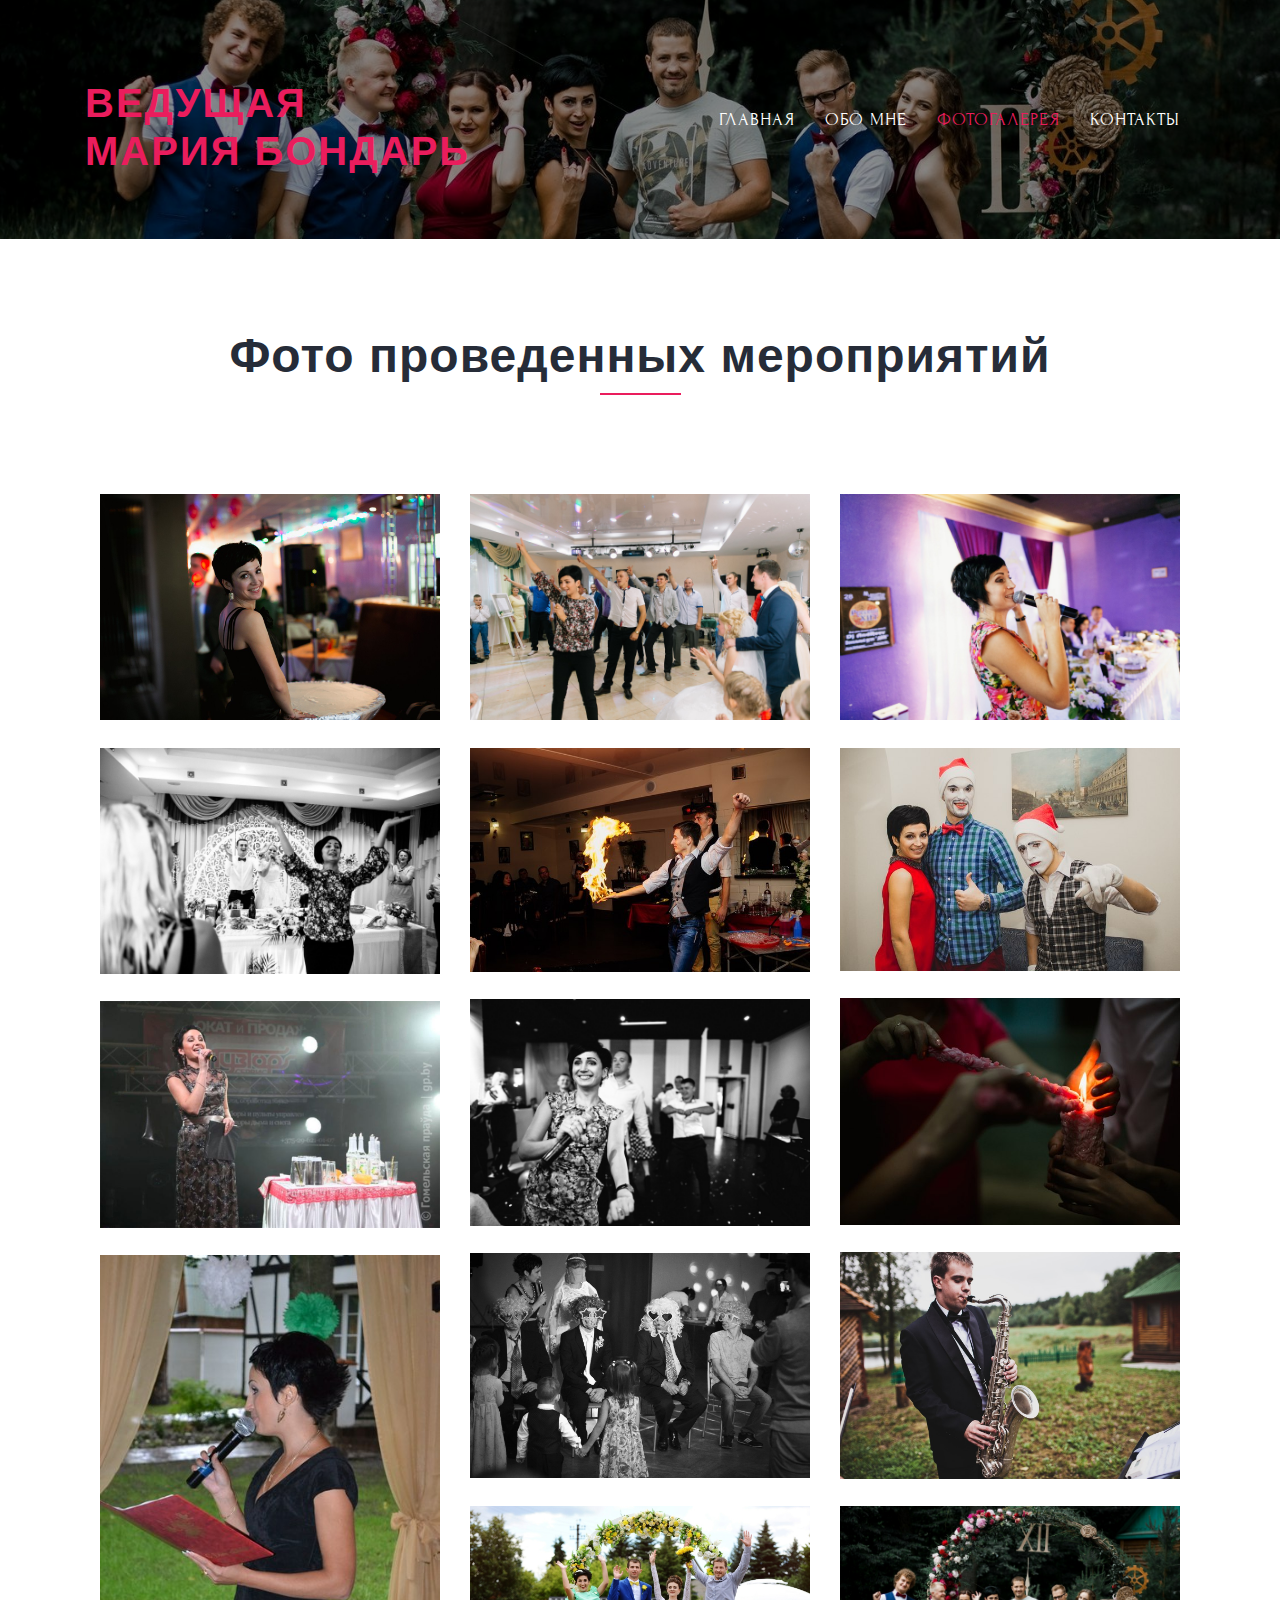
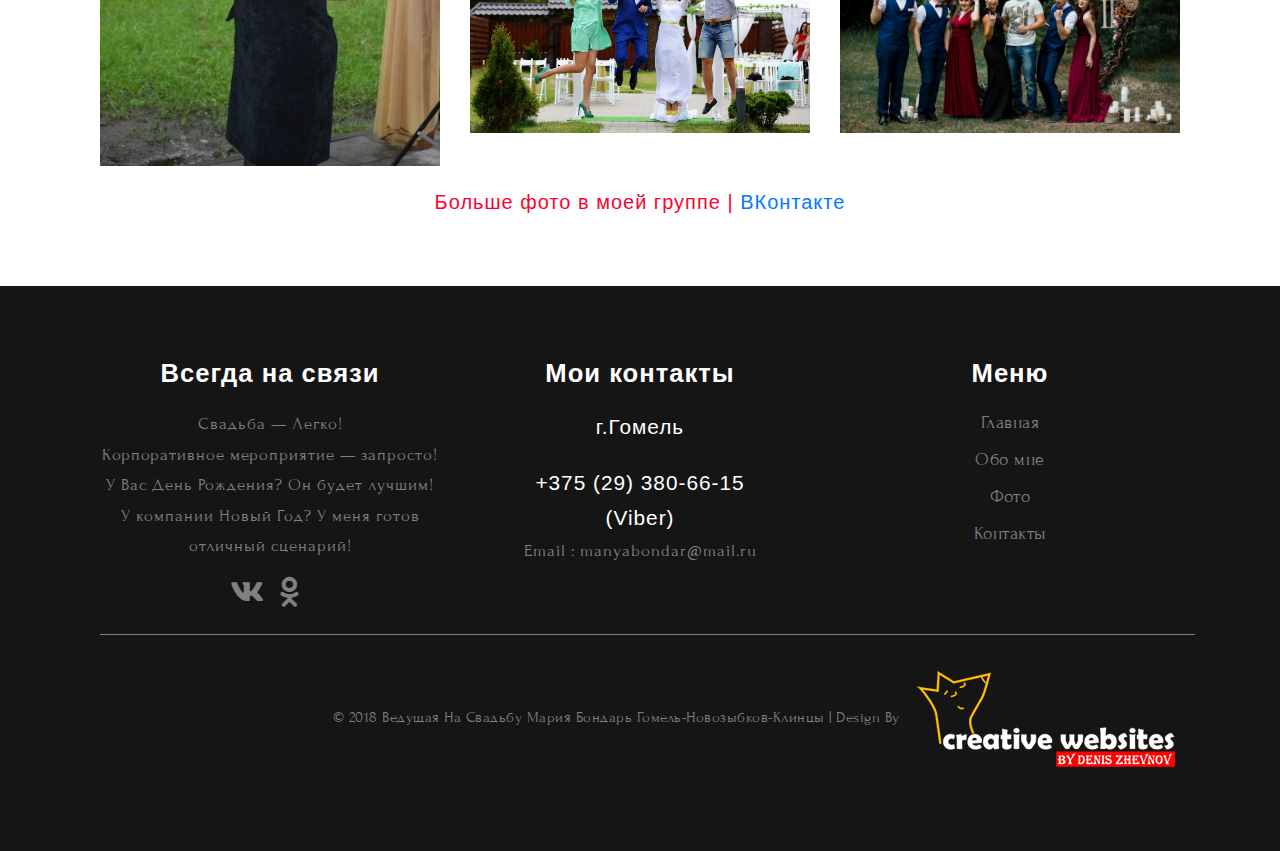
<file: portfolio/3/gallery.html>
<!DOCTYPE html>
<html lang="zxx">
   <head>
      <title>Ведущая мероприятий Мария Бондарь.Гомель-Новозыбков-Клинцы</title>
	 <meta name="viewport" content="width=device-width, initial-scale=1">
    <meta charset="utf-8">
	<meta name="keywords" content="Ведущая мероприятий Мария Бондарь.Гомель-Новозыбков-Клинцы" />
	<script type="application/x-javascript">
		addEventListener("load", function () {
			setTimeout(hideURLbar, 0);
		}, false);

		function hideURLbar() {
			window.scrollTo(0, 1);
		}
	</script>
    <link rel="shortcut icon" href="favicon.png" />
    <link href="css/bootstrap.min.css" rel="stylesheet" type="text/css" media="all">
	<link rel="stylesheet" href="css/chocolat.css" type="text/css" media="screen"><!-- //Gallery Css -->
    <link href="css/fontawesome-all.css" rel="stylesheet">
	<link href="css/style.css" rel='stylesheet' type='text/css' media="all">
	<link href="https://fonts.googleapis.com/css?family=Marck+Script" rel="stylesheet">
	<link href="https://fonts.googleapis.com/css?family=Forum" rel="stylesheet">
   </head>
   <body>

<header>
	<section class="banner1">
				<div class="overlay py-5">
		<div class="agileits_w3layouts_banner_nav">
		
			<div class="header-bar py-sm-2">
				<div class="container py-2">
				<nav class="navbar navbar-expand-lg navbar-light">
               <div class="hedder-up">
               <h1><a class="navbar-brand" href="index.html">Ведущая </br>Мария Бондарь</a></h1>
			   </div>
              <button class="navbar-toggler" type="button" data-toggle="collapse" data-target="#navbarSupportedContent" aria-controls="navbarSupportedContent" aria-expanded="false" aria-label="Toggle navigation">
               <span class="navbar-toggler-icon"></span>
               </button>
               <div class="collapse navbar-collapse justify-content-end" id="navbarSupportedContent">
                   <ul class="navbar-nav">
							 <li class="nav-item">
								<a class="nav-link" href="index.html">Главная <span class="sr-only">(current)</span></a>
							 </li>
							 <li class="nav-item">
								<a href="about.html" class="nav-link">Обо мне</a>
							 </li>
							 <li class="nav-item active">
								<a href="gallery.html" class="nav-link ">Фотогалерея</a>
							 </li>
							 <li class="nav-item">
								<a href="contact.html" class="nav-link">Контакты</a>
							 </li>
						  </ul>
               </div>
            </nav>				
		</div>
   </div>

	</div>
</div>
	</section>
	</header>

	<section class="gallery py-5">
		<div class="container py-md-4 mt-md-3"> 
			<div class="wthree_head_section">
				<h2 class="w3l_header">Фото проведенных мероприятий </h2>
			</div>
			<div class="row agile_gallery_grids w3-agile demo mt-md-5 pt-4">
				<div class="col-md-4 gal-sec">
					<div class="gallery-grid1">
						<a title="Больше фото в моей группе VK" href="images/g1.jpg">
						<img src="images/g1.jpg" alt=" " class="img-responsive" />
						<div class="p-mask">
							<h4>Проведенные мероприятия</h4>
							<p>Портфолио</p>
						</div>
						</a>
					</div>
					<div class="gallery-grid1">
						<a title="Больше фото в моей группе VK" href="images/g2.jpg">
						<img src="images/g2.jpg" alt=" " class="img-responsive" />
						<div class="p-mask">
							<h4>Проведенные мероприятия</h4>
							<p>Портфолио</p>
						</div>
						</a>
					</div>
					<div class="gallery-grid1">
						<a title="Больше фото в моей группе VK" href="images/g3.jpg">
						<img src="images/g3.jpg" alt=" " class="img-responsive" />
						<div class="p-mask">
							<h4>Проведенные мероприятия</h4>
							<p>Портфолио</p>
						</div>
						</a>
					</div>
						<div class="gallery-grid1">
						<a title="Больше фото в моей группе VK" href="images/g11.jpg">
						<img src="images/g11.jpg" alt=" " class="img-responsive" />
						<div class="p-mask">
							<h4>Выездные регистрации</h4>
							<p>Портфолио</p>
						</div>
						</a>
					</div>
				</div>
				<div class="col-md-4 gal-sec">
					<div class="gallery-grid1">
						<a title="Больше фото в моей группе VK" href="images/g4.jpg">
						<img src="images/g4.jpg" alt=" " class="img-responsive" />
						<div class="p-mask">
							<h4>Проведенные мероприятия</h4>
							<p>Портфолио</p>
						</div>
						</a>
					</div>
					<div class="gallery-grid1">
						<a title="Больше фото в моей группе VK" href="images/g5.jpg">
						<img src="images/g5.jpg" alt=" " class="img-responsive" />
						<div class="p-mask">
							<h4>Приглашенные гости</h4>
							<p>Портфолио</p>
						</div>
						</a>
					</div>
					<div class="gallery-grid1">
						<a title="Больше фото в моей группе VK" href="images/g6.jpg">
						<img src="images/g6.jpg" alt=" " class="img-responsive" />
						<div class="p-mask">
							<h4>Проведенные мероприятия</h4>
							<p>Портфолио</p>
						</div>
						</a>
					</div>
						<div class="gallery-grid1">
						<a title="Больше фото в моей группе VK" href="images/g12.jpg">
						<img src="images/g12.jpg" alt=" " class="img-responsive" />
						<div class="p-mask">
							<h4>Конкурсы</h4>
							<p>Портфолио</p>
						</div>
						</a>
					</div>
						<div class="gallery-grid1">
						<a title="Больше фото в моей группе VK" href="images/g13.jpg">
						<img src="images/g13.jpg" alt=" " class="img-responsive" />
						<div class="p-mask">
							<h4>Улетные свадьбы</h4>
							<p>Портфолио</p>
						</div>
						</a>
					</div>
				</div>
				<div class="col-md-4 gal-sec">
					<div class="gallery-grid1">
						<a title="Больше фото в моей группе VK" href="images/g7.jpg">
						<img src="images/g7.jpg" alt=" " class="img-responsive" />
						<div class="p-mask">
							<h4>Проведенные мероприятия</h4>
							<p>Портфолио</p>
						</div>
						</a>
					</div>
					<div class="gallery-grid1">
						<a title="Больше фото в моей группе VK" href="images/g8.jpg">
						<img src="images/g8.jpg" alt=" " class="img-responsive" />
						<div class="p-mask">
							<h4>Приглашенные гости</h4>
							<p>Портфолио</p>
						</div>
						</a>
					</div>
					<div class="gallery-grid1">
						<a title="Больше фото в моей группе VK" href="images/g9.jpg">
						<img src="images/g9.jpg" alt=" " class="img-responsive" />
						<div class="p-mask">
							<h4>Обряд</h4>
							<p>Семейный очаг</p>
						</div>
						</a>
					</div>
						<div class="gallery-grid1">
						<a title="Больше фото в моей группе VK" href="images/g10.jpg">
						<img src="images/g10.jpg" alt=" " class="img-responsive" />
						<div class="p-mask">
							<h4>Приглашенные гости</h4>
							<p>Портфолио</p>
						</div>
						</a>
					</div>
					<div class="gallery-grid1">
						<a title="Больше фото в моей группе VK" href="images/g14.jpg">
						<img src="images/g14.jpg" alt=" " class="img-responsive" />
						<div class="p-mask">
							<h4>Улетные свадьбы</h4>
							<p>Портфолио</p>
						</div>
						</a>
					</div>
				</div>
			</div>
			<h5 align="center" style="color:#f9042f"></br> Больше фото в моей группе |<a href="https://vk.com/tamada_gomel_111" target="_blank"> ВКонтакте</a></h5>
		</div>
	</section>

<footer>
<section class="footer footer_w3layouts_section_1its py-5">
	<div class="container py-md-4">
		<div class="row footer-top">
			<div class="col-lg-4 col-md-6 col-sm-6 footer-grid_section_1its_w3">
				<div class="footer-title">
					<h3>Всегда на связи</h3>
				</div>
				<div class="footer-text">
					<p>Свадьба — Легко! <br/>Корпоративное мероприятие — запросто! <br/> У Вас День Рождения? Он будет лучшим!  <br/>У компании Новый Год? У меня готов отличный сценарий!</p>
					<ul class="social_section_1info">
						<li><a href="https://vk.com/tamada_gomel_111" target="_blank"><i class="fab fa-vk fa-2x"></i></a></li>
						<li><a href="https://ok.ru/bondarmariya" target="_blank"><i class="fab fa-odnoklassniki fa-2x"></i></a></li>
					</ul>
				</div>
			</div>
			<div class="col-lg-4 col-md-6 col-sm-6 footer-grid_section_1its_w3">
				<div class="footer-title">
					<h3>Мои контакты</h3>
				</div>
				<div class="contact-info">
					<h4>г.Гомель</h4>
					<div class="phone">
						<h4>+375 (29) 380-66-15 </br>(Viber)</h4>
						<p>Email : <a href="mailto:manyabondar@mail.ru">manyabondar@mail.ru</a></p>
					</div>
				</div>
			</div>
			<div class="col-lg-4 col-md-6 col-sm-6 footer-grid_section_1its_w3">
				<div class="footer-title">
					<h3>Меню</h3>
				</div>
				<ul class="links">
					<li><a href="index.html">Главная</a></li>
					<li><a href="about.html">Обо мне</a></li>
					<li><a href="gallery.html">Фото</a></li>
					<li><a href="contact.html">Контакты</a></li>
				</ul>
			</div>
		</div>
		<div class="copyright pt-4 mt-4">
			<p align="right">© 2018 Ведущая на свадьбу Мария Бондарь Гомель-Новозыбков-Клинцы | Design by <a href="https://vk.com/denis.zhevnov" target="_blank"><img src="images/logo white.png"></a> </p>
		</div>
	</div>
</section>
</footer>

      <script src="js/jquery.min.js"></script>
      <!--//js working-->
	  <!--gallery -->
	<script src="js/jquery.chocolat.js"></script>
	<!--light-box-files -->
	<script type="text/javascript">
		$(function () {
			$('.gallery-grid1 a').Chocolat();
		});
	</script>
	<!-- //gallery -->

	<!-- smooth scrolling -->
	<script type="text/javascript" src="js/move-top.js"></script>
	<script type="text/javascript" src="js/easing.js"></script>
	<!-- here stars scrolling icon -->
	<script type="text/javascript">
		$(document).ready(function() {
			/*
				var defaults = {
				containerID: 'toTop', // fading element id
				containerHoverID: 'toTopHover', // fading element hover id
				scrollSpeed: 1200,
				easingType: 'linear' 
				};
			*/
								
			$().UItoTop({ easingType: 'easeOutQuart' });
								
			});
	</script>
	<!-- //here ends scrolling icon -->
<!-- //smooth scrolling -->
<!-- scrolling script -->
<script type="text/javascript">
	jQuery(document).ready(function($) {
		$(".scroll").click(function(event){		
			event.preventDefault();
			$('html,body').animate({scrollTop:$(this.hash).offset().top},1000);
		});
	});
</script> 
 <script src="js/main.js"></script>
    <script src="js/bootstrap.min.js"></script>
   </body>
</html>
</file>
<file: portfolio/3/css/style.css>
html,
body {
    padding: 0;
    margin: 0;
    letter-spacing: 1px;
 font-family: 'Forum', sans-serif; 
 background-color: #fff;
}

body a {
    outline: none;
    transition: 0.5s all;
    -webkit-transition: 0.5s all;
    -moz-transition: 0.5s all;
    -o-transition: 0.5s all;
    -ms-transition: 0.5s all;
    text-decoration: none;
}

body a:hover {
    text-decoration: none;
}

body a:focus,
a:hover {
    text-decoration: none;
}

input[type="button"],
input[type="submit"] {
    transition: 0.5s all;
    -webkit-transition: 0.5s all;
    -moz-transition: 0.5s all;
    -o-transition: 0.5s all;
    -ms-transition: 0.5s all;
    letter-spacing: 1px;
	font-family: 'Forum', sans-serif;
  
}
select,input[type="email"],input[type="text"],input[type=password],
input[type="button"],input[type="submit"],textarea{
   font-family: 'Prata', sans-serif;
	transition:0.5s all;
	-webkit-transition:0.5s all;
	-moz-transition:0.5s all;
	-o-transition:0.5s all;
	-ms-transition:0.5s all;
	letter-spacing: 1px;
	font-family: 'Forum', sans-serif;
}
h1,
h2,
h3,
h4,
h5,
h6 {
    margin: 0;
    padding: 0;
  font-family: 'Prata', sans-serif;
    letter-spacing: 1px;
}
p {
    margin: 0;
    padding: 0;
    letter-spacing: 1px;
    font-family: 'Forum', sans-serif;
}
ul {
    margin: 0;
    padding: 0;
	list-style-type: none;
}
.row{margin:0px;
text-align: center;}
/*-- //Reset-Code --*/
.clr {
    color: #fff;
}
.lft{    text-align: left;}
.rigt{    text-align: right;}
/*-- header --*/
/*-- banner --*/
/*--search--*/
.cd-main-header {
  /* Force Hardware Acceleration in WebKit */
  -webkit-transform: translateZ(0);
  -moz-transform: translateZ(0);
  -ms-transform: translateZ(0);
  -o-transform: translateZ(0);
  transform: translateZ(0);
}
.cd-main-header {
    -webkit-transition: -webkit-transform 0.3s;
    -moz-transition: -moz-transform 0.3s;
    transition: transform 0.3s;
}
.cd-main-content.nav-is-visible, .cd-main-header.nav-is-visible {
	-webkit-transform: translateX(-260px);
	-moz-transform: translateX(-260px);
	-ms-transform: translateX(-260px);
	-o-transform: translateX(-260px);
	transform: translateX(-260px);
}
.nav-on-left .cd-main-content.nav-is-visible, .nav-on-left .cd-main-header.nav-is-visible {
	-webkit-transform: translateX(260px);
	-moz-transform: translateX(260px);
	-ms-transform: translateX(260px);
	-o-transform: translateX(260px);
	transform: translateX(260px);
}
.cd-header-buttons {
    position: absolute;
    display: inline-block;
    top: 0px;
    right: 0%;
}
.cd-header-buttons li {
	display: inline-block;
}
.cd-search-trigger, .cd-nav-trigger {
	position: relative;
	display: block;
	width: 44px;
	height: 44px;
	overflow: hidden;
	white-space: nowrap;
	color: transparent;
	z-index: 3;
}
.cd-search-trigger::before, .cd-search-trigger::after {
	/* search icon */
	content: '';
	position: absolute;
	-webkit-transition: opacity 0.3s;
	-moz-transition: opacity 0.3s;
	transition: opacity 0.3s;
	/* Force Hardware Acceleration in WebKit */
	-webkit-transform: translateZ(0);
	-moz-transform: translateZ(0);
	-ms-transform: translateZ(0);
	-o-transform: translateZ(0);
	transform: translateZ(0);
	-webkit-backface-visibility: hidden;
	backface-visibility: hidden;
}
.cd-search-trigger::before {
	/* lens */
	top: 11px;
	left: 11px;
	width: 18px;
	height: 18px;
	-webkit-border-radius: 50%;
	-moz-border-radius: 50%;
	border-radius: 50%;
	border: 3px solid #fff;
}
.cd-search-trigger::after {
	/* handle */
	height: 3px;
	width: 8px;
	background: #fff;
	bottom: 14px;
	right: 11px;
	-webkit-transform: rotate(45deg);
	-moz-transform: rotate(45deg);
	-ms-transform: rotate(45deg);
	-o-transform: rotate(45deg);
	transform: rotate(45deg);
}
.cd-search-trigger span {
	/* container for the X icon */
	position: absolute;
	height: 100%;
	width: 100%;
	top: 0;
	left: 0;
}
.cd-search-trigger span::before, .cd-search-trigger span::after {
	/* close icon */
	content: '';
	position: absolute;
	display: inline-block;
	height: 3px;
	width: 22px;
	top: 50%;
	margin-top: -2px;
	left: 50%;
	margin-left: -11px;
	background: #fff;
	opacity: 0;
	/* Force Hardware Acceleration in WebKit */
	-webkit-transform: translateZ(0);
	-moz-transform: translateZ(0);
	-ms-transform: translateZ(0);
	-o-transform: translateZ(0);
	transform: translateZ(0);
	-webkit-backface-visibility: hidden;
	backface-visibility: hidden;
	-webkit-transition: opacity 0.3s, -webkit-transform 0.3s;
	-moz-transition: opacity 0.3s, -moz-transform 0.3s;
	transition: opacity 0.3s, transform 0.3s;
}
.cd-search-trigger span::before {
	-webkit-transform: rotate(45deg);
	-moz-transform: rotate(45deg);
	-ms-transform: rotate(45deg);
	-o-transform: rotate(45deg);
	transform: rotate(45deg);
}
.cd-search-trigger span::after {
	-webkit-transform: rotate(-45deg);
	-moz-transform: rotate(-45deg);
	-ms-transform: rotate(-45deg);
	-o-transform: rotate(-45deg);
	transform: rotate(-45deg);
}
.cd-search-trigger.search-is-visible::before, .cd-search-trigger.search-is-visible::after {
	/* hide search icon */
	-moz-opacity: 0;
	opacity: 0;
}
.cd-search-trigger.search-is-visible span::before, .cd-search-trigger.search-is-visible span::after {
	/* show close icon */
	-moz-opacity: 1;
	opacity: 1;
}
.cd-search-trigger.search-is-visible span::before {
	-webkit-transform: rotate(135deg);
	-moz-transform: rotate(135deg);
	-ms-transform: rotate(135deg);
	-o-transform: rotate(135deg);
	transform: rotate(135deg);
}
.cd-search-trigger.search-is-visible span::after {
	-webkit-transform: rotate(45deg);
	-moz-transform: rotate(45deg);
	-ms-transform: rotate(45deg);
	-o-transform: rotate(45deg);
	transform: rotate(45deg);
}
.cd-search {
	position: absolute;
	width: 100%;
	top: 100%;
	left: 0;
	z-index: 3;
	opacity: 0;
	visibility: hidden;
	-webkit-transition: opacity .3s 0s, visibility 0s .3s;
	-moz-transition: opacity .3s 0s, visibility 0s .3s;
	transition: opacity .3s 0s, visibility 0s .3s;
}
.cd-search input {
    border-radius: 0;
    border: none;
    background:#212121;
    width: 100%;
    padding: 0 5%;
	-webkit-box-shadow: inset 0 1px 0 #e2e3df, 0 3px 6px rgba(0, 0, 0, 0.05);
	-moz-box-shadow: inset 0 1px 0 #e2e3df, 0 3px 6px rgba(0, 0, 0, 0.05);
    box-shadow: inset 0 1px 0 #e2e3df, 0 3px 6px rgba(0, 0, 0, 0.05);
    -webkit-appearance: none;
    -moz-appearance: none;
    -ms-appearance: none;
    -o-appearance: none;
    font-size: 1em;
    padding: 1em 2em;
	color: #fff;
}
.cd-search input::-webkit-input-placeholder {
	color: #fff !important;
}
.cd-search input::-moz-placeholder {
	color: #fff !important;
}
.cd-search input:-moz-placeholder {
	color: #fff !important;
}
.cd-search input:-ms-input-placeholder {
	color: #fff !important;
}
.cd-search input:focus {
	outline: none;
}
.cd-search.is-visible {
	-moz-opacity: 1;
	opacity: 1;
	visibility: visible;
	-webkit-transition: opacity .3s 0s, visibility 0s 0s;
	-moz-transition: opacity .3s 0s, visibility 0s 0s;
	transition: opacity .3s 0s, visibility 0s 0s;
}
/*--//search--*/
.center-container {
    padding: 2em 0 48em;
    background: rgba(0, 0, 0, 0.44);
}
/*-- nav --*/
ul.navbar-nav {
    padding: 0px 0;
}
/*-- nav --*/
h1 a.navbar-brand {
    padding-top: 15px;
    font-size: 40px;
    color: #ea1d5d   !important;
    text-transform: uppercase;
    font-weight: 600;
    letter-spacing: 2px;
    padding-bottom: 0;
    margin-right: 0;
	 font-family: 'Prata', sans-serif;
}
.navbar-light .navbar-nav .nav-link {
    color: #fff;
    font-size: 18px;
    letter-spacing: 1px;
    text-transform: uppercase;
    margin: 0px 15px;
	padding: 0px 0px;
    transition: 0.5s all;
    -webkit-transition: 0.5s all;
    -moz-transition: 0.5s all;
    -o-transition: 0.5s all;
    -ms-transition: 0.5s all;
}

nav.navbar.navbar-toggleable-md.navbar-light {
    padding:0em;
    background: rgba(255, 255, 255, 0);
}
.navbar-light .navbar-nav .nav-link:focus, .navbar-light .navbar-nav .nav-link:hover {
    color:#ea1d5d  ;
}
.navbar-light .navbar-nav .active>.nav-link,
.navbar-light .navbar-nav .nav-link.active, 
.navbar-light .navbar-nav .nav-link.open, 
.navbar-light .navbar-nav .open>.nav-link {
    color: #ea1d5d  ;
}
.navbar {
    padding: 0;
}
/*-- //nav --*/
/*-- //header --*/
.banner1{
	 background: url(../images/bg1.jpg)no-repeat;
    background-position: center 40%;
    background-size: cover;
    height: 100%;
} 
/*--/banner --*/
.main_section_agile{
    background: url(../images/bg1.jpg)no-repeat;
    background-position: center;
    background-size: cover;
    -webkit-background-size: cover;
    -moz-background-size: cover;
    -o-background-size: cover;
    -ms-background-size: cover;
    height:100%;
}
/*--- slider-css --*/
.w3-banner {
    padding: 16em 0 0;
    text-align: center;
}
#typer {
    vertical-align: middle;
    text-align: center;
    color: #FFFFFF;
    font-size: 3em !important;
    letter-spacing: 3px;
    text-transform: uppercase;
    font-family: 'Forum', sans-serif;
}
.w3-banner p {
    width: 60%;
    font-size: 18px;
    letter-spacing: 2px;
    color: #fff;
    line-height: 30px;
}
/*--//banner --*/
/* about */
.about-grid1 {
    background: url(../images/g1.jpg) no-repeat center;
    background-size: cover;
}

.about-grid2 {
    padding: 0em 0 0 4em;
}
.about-subgrid p {
    color: #000;
    text-transform: capitalize;
    font-size: 1.8em;
    font-weight: bold;
    font-style: italic;
    margin:0;
}

.about-subgrid span {
    color: #000;
    font-weight: 800;
    font-size: 1em;
    padding-left: 27px;
    letter-spacing: 1px;
    text-transform: uppercase;
}
.about-subgrid h2 {
    font-size: 2.2em;
    text-transform: uppercase;
    color: #000;
    margin: 0.5em 0;
    display: inline-block;
    border-right: 5px double #ea1d5d;
    padding-right: 10px;
}

.about-subgrid h4 {
    text-transform: capitalize;
    font-weight: 800;
    font-size: 1.5em;
    margin: 10px 0;
    background: #e6e6e6;
    color: #000;
    padding: 10px;
}

.about-subgrid h5 {
    color: #000;
    font-size: 1.5em;
    text-transform: capitalize;
    margin: 1em 0;
    border: 2px solid #ea1d5d;
    display: inline-block;
    padding: 5px 10px;
}

ul.w3l-about-list {
    padding: 0em 0 0 2em;
}

ul.w3l-about-list li {
    list-style-type: square;
    font-size: 1.2em;
    color: #000;
    line-height: 2;
    letter-spacing: 0.5px;
    font-style: italic;
    font-weight: 600;
}
.w3l_header {
    font-size: 3em;
    color: #262c38;
    letter-spacing: 1px;
    position: relative;
    font-weight: 600;
    text-align: center;
}
.w3l_header:after {
    border-top: 2px solid #ea1d5d;
    display: block;
    width: 81px;
    content: "";
    margin: 8px auto 0;
}
.w3l_header span {
    color: #545151;
    font-weight: 200;
}
/*-- stats --*/
.w3layouts_stats_left{
    padding: 1em 0 4em 0;
	text-align:center;
}
.w3layouts_stats_left p{
    font-size: 2em;
    font-weight: 700;
    letter-spacing: 2px;
    color: #fff;
    margin: 0.5em 0;
}
.w3layouts_stats_left h3 {
    font-size: 1.3em;
    color: #ea1d5d;
    letter-spacing: 1px;
    font-weight: 600;
}
.w3layouts_stats_left i {
    font-size: 2.5em;
    color: #fff;
}
.w3l_stats_bottom_grid_left img{
	margin:0 auto;
}
.stats{
	 background: url(../images/bg2.jpg) no-repeat 0px 0px;
    background-size: cover;
    -webkit-background-size: cover;
    -moz-background-size: cover;
    -o-background-size: cover;
    -moz-background-size: cover;
    text-align: center;
	background-attachment:fixed;
}
.overlay {
    background:rgba(0, 0, 0, 0.44);
}
/*-- //stats --*/
/*-- book --*/
.agileits-btm-spc input[type="text"], .agileits-btm-spc input[type="email"],.agileits-btm-spc textarea{
    width: 100%;
    color: #a0a0a0;
    font-size: 18px;
    letter-spacing: 1.5px;
    padding: 10px 10px;
    outline: none;
    background: rgba(23, 3, 3, 0.44);
    border:1px solid #fff;
    box-sizing: border-box;
}
.book-agileinfo-form input[type="submit"]  {
    text-transform: capitalize;
    background: #ea1d5d;
    color: #fff;
    padding: 0.7em 0em;
    border: none;
    border: 2px solid #ea1d5d;
    font-size:16px;
    margin-top: 1em;
    width: 100%;
    outline: none;
    letter-spacing: 2px;
    -webkit-transition: .5s all;
    -moz-transition: .5s all;
    transition: .5s all;
    cursor: pointer;
}
.book-agileinfo-form input[type="submit"]:hover{
    background: transparent;
    color: #fff;
}
.book-main-top.mt-md-5 {
    width: 50%;
    margin: 0 auto;
}
.book-main {
    background: url(../images/bg3.jpg) no-repeat 0px 0px;
    background-size: cover;
    -webkit-background-size: cover;
    -moz-background-size: cover;
    -o-background-size: cover;
    -moz-background-size: cover;
    text-align: center;
    background-attachment: fixed;
}
textarea {
    min-height: 100px;
}
/*-- //book --*/
/*-- news --*/
.new_top{
	padding: 55px 40px;
	box-shadow:0 0 7px 0 rgba(0, 0, 0, 0.19)
}
.new_top h3 {
    font-size: 22px;
    letter-spacing: 1px;
    font-weight: 600;
    line-height: 1.4em;
    color: #ea1d5d;
}
.new_top p {
    font-size: 15px;
    line-height: 1.8em;
    color: #777;
}
.new_top h6 {
    font-size: 16px;
    font-style: italic;
    color: #000;
	font-weight: 400;
}
/*-- //news --*/
/*--footer--*/

.footer_w3layouts_section_1its{
	background: #151515;
}

.footer_w3layouts_section_1its h3,.footer_w3layouts_section_1its h2{
	font-size: 1.6em;
	color: #ffffff;
    font-weight: 600;
	margin-bottom: 20px;
	letter-spacing: 1px;
}

.footer-text p, .contact-info p {
    color: #808080;
    font-size: 17px;
    line-height: 1.8em;
    letter-spacing: 1px;
}

.phone {
    margin-top: 20px;
}

.contact-info h4 {
    font-style: normal;
    font-weight: 300;
    font-size: 1.3em;
    line-height: 1.71;
    letter-spacing: 1px;
    color: #fff;
}
.copyright {
    border-top: 1px solid #808080;
    margin-left: 15px;
}
.copyright p {
    font-size: 15px;
    letter-spacing: .5px;
    text-transform: capitalize;
}
.copyright p a{
	color:#ea1d5d;
	text-decoration: underline;
}
.copyright p a:hover {
	color:#fff;
}
.footer p {
	color: #808080;
}

.footer-grid:nth-child(2) {
	border-left: 1px solid #1b1b1b;
	border-right: 1px solid #1b1b1b;
}

.footer ul li.hd {
	color: #34bf49;
}

.newsletter .email {
	background-color: #F4F4F4;
	border: none;
}

.flickr-grid {
	float: left;
	width: 32%;
	margin: 0 0.1em .2em;
}

.flickr-grid a img {
	width: 100%;
	padding: 0.3em;
	border: 1px solid #333333;
}

.footer-text input[type="email"] {
    outline: none;
    padding: 12px 15px;
    color: #fff;
    font-size: 13px;
    width: 85%;
    border: none;
    background: none;
    letter-spacing: 1px;
}

.newsletter {
	position: relative;
	margin-top: 2em;
}

button.btn1 {
    color: #fff;
    border: none;
    padding: 10px 0;
    outline: none;
    text-align: center;
    text-decoration: none;
    background: none;
   cursor:pointer;
    -webkit-transition: 0.5s all;
    -moz-transition: 0.5s all;
    -o-transition: 0.5s all;
    -ms-transition: 0.5s all;
    transition: 0.5s all;
    float: right;
    width: 15%;
}
.footer-grid_section_1its_w3 form {
    border: 1px solid #fff;
    width: 100%;
    margin-top: 20px;
}
ul.social_section_1info li {
    display: inline-block;
}

ul.social_section_1info {
    margin-top: 15px;
}

ul.social_section_1info a {
    color: #808080;
    margin-right: 10px;
    font-size: 15px;
}
ul.social_section_1info a:hover{
    color: #fff;
}

.phone p a {
    color: #808080;
}
.phone p a:hover {
    color: #fff;
}

ul.links li {
    list-style-type: none;
    margin: 10px 0;
}
ul.links li a{
    color: #808080;
    font-size: 18px;
    letter-spacing: .5px;
}
ul.links li a:hover{
    color: #fff;
}
/*--//footer--*/
/*-- about--*/
.banner_bottom_left h4 {
    font-size: 1.5em;
    color: #ea1d5d;
    letter-spacing: 1px;
    position: relative;
    font-weight: 600;
    line-height: 1.6em;
    margin-bottom: 1em;
    text-shadow: 0 1px 2px rgba(0, 0, 0, 0.05);
}
.banner_bottom_left p {
    margin-bottom: 1em;
    letter-spacing: 1px;
    font-size: 18px;
    line-height: 1.8em;
    color: #000;
}
.footerv2-w3ls ul.social-iconsv2 li {
    display: inline-block;
    margin-right: 6px;
    border-radius: 50%;
}

.footerv2-w3ls ul.social-iconsv2 li a {
    text-decoration: none;
    font-size: 16px;
    color: #fff;
}

.footerv2-w3ls ul.social-iconsv2 li a i.fab {
    font-size: 18px;
    line-height: 38px;
    width: 37px;
    height: 37px;
    border-radius: 50%;
    text-align: center;
    background-color: transparent;
    transition: all 0.5s ease-in-out;
    -webkit-transition: all 0.5s ease-in-out;
    -moz-transition: all 0.5s ease-in-out;
    -o-transition: all 0.5s ease-in-out;
    -ms-transition: all 0.5s ease-in-out;
}

.footerv2-w3ls ul.social-iconsv2 li:first-child {
    background: #3b5998;
    color: #fff;
}

.footerv2-w3ls ul.social-iconsv2 li:last-child {
    background: #287bbc;
    color: #000;
}

.footerv2-w3ls ul.social-iconsv2 li:nth-child(3) {
    background: #dd4b39;
    color: #000;
}

.footerv2-w3ls ul.social-iconsv2 li a i.fab:hover {
    background-color: #fff;
    color: #000;
}

.footerv2-w3ls ul.social-iconsv2 li:nth-child(2) {
    background: #1da1f2;
    color: #000;
}

.footerv2-w3ls ul.social-iconsv2 li a:hover {
    color: #fff;
}
.footerv2-w3ls h4 {
    color: #ea1d5d;
    font-size: 1.3em;
}
/*--//about--*/
/*-- Gallery Section --*/

.gallery-grid1 img {
	width: 100%;
	cursor: pointer;
}

/*--Gallery hover effect--*/
.gallery-grid1 {
	position: relative;
	overflow: hidden;
	cursor: pointer;
    margin-top: 1.7em;
}

.gallery-grid1:nth-child(2),
.gallery-grid1:nth-child(3) {
	margin-top: 1.7em;
}

.gallery-grid1 .p-mask,
.row .product .vm-product-media-container .p-mask {
	opacity: 0;
	visibility: hidden;
	background: rgba(25, 24, 24, 0.8);
	bottom: 0%;
	position: absolute;
	padding: 1.3em 1.3em;
	width: 100%;
	-webkit-transform: translate3d( 0px, 100%, 0px);
	-moz-transform: translate3d( 0px, 100%, 0px);
	-ms-transform: translate3d( 0px, 100%, 0px);
	-o-transform: translate3d( 0px, 100%, 0px);
	transform: translate3d( 0px, 100%, 0px);
	-webkit-transition: all .5s ease 0s;
	-moz-transition: all .5s ease 0s;
	transition: all .5s ease 0s;
	text-align: left;
	border-bottom: 6px solid #273b7b;
}

.gallery-grid1 .p-mask .p-desc {
	color: #a3a3a3;
	position: relative;
	display: block;
	margin-bottom: 10px;
	padding-bottom: 10px;
	font-size: 1em;
}

.gallery-grid1:hover .p-mask,
.row .product:hover .p-mask {
	opacity: 1;
	visibility: visible;
	-webkit-transform: translate3d( 0px, 0px, 0px);
	-moz-transform: translate3d( 0px, 0px, 0px);
	-ms-transform: translate3d( 0px, 0px, 0px);
	-o-transform: translate3d( 0px, 0px, 0px);
	transform: translate3d( 0px, 0px, 0px);
}

.p-mask h4 {
	color: #ea1d5d;
	font-size: 1.2em;
	text-decoration: none;
	line-height: 1.8em;
	text-transform: uppercase;
	font-weight: bold;
}

.p-mask p {
	margin: 0;
	color: #fff;
	font-size: 15px;
	letter-spacing: 1px;
}


/*-- //Gallery Section --*/
/*--Typography--*/
.well {
    font-weight: 300;
    font-size: 14px;
}
.list-group-item {
    font-weight: 300;
    font-size: 14px;
}
li.list-group-item1 {
    font-size: 14px;
    font-weight: 300;
}
.show-grid [class^=col-] {
    background: #fff;
	text-align: center;
	margin-bottom: 10px;
	line-height: 2em;
	border: 10px solid #f0f0f0;
}
.show-grid [class*="col-"]:hover {
	background: #e0e0e0;
}
.grid_3{
	margin-bottom:2em;
}
.xs h3, h3.m_1{
	color:#000;
	font-size:1.7em;
	font-weight:300;
	margin-bottom: 1em;
}
.grid_3 p{
	color: #999;
	font-size: 0.85em;
	margin-bottom: 1em;
	font-weight: 300;
}
.label {
	font-weight: 300 !important;
	border-radius:4px;
}  
.grid_5{
	background:none;
	padding:2em 0;
}
.grid_5 h3, .grid_5 h2, .grid_5 h1, .grid_5 h4, .grid_5 h5, h3.hdg, h3.bars {
    margin-bottom: 1em;
    color: #ea1d5d;
    font-weight: 700;
    font-size: 30px;
    letter-spacing: 2px;
}
.table > thead > tr > th, .table > tbody > tr > th, .table > tfoot > tr > th, .table > thead > tr > td, .table > tbody > tr > td, .table > tfoot > tr > td {
	border-top: none !important;
}
.tab-content > .active {
	display: block;
	visibility: visible;
}
.pagination > .active > a, .pagination > .active > span, .pagination > .active > a:hover, .pagination > .active > span:hover, .pagination > .active > a:focus, .pagination > .active > span:focus {
	z-index: 0;
}
.badge-primary {
	background-color: #03a9f4;
}
.badge-success {
	background-color: #fb5710;
}
.badge-warning {
	background-color: #ffc107;
}
.badge-danger {
	background-color: #e51c23;
}
.grid_3 p{
	line-height: 2em;
	color: #888;
	font-size: 0.9em;
	margin-bottom: 1em;
	font-weight: 300;
}
.bs-docs-example {
	margin: 1em 0;
}
section#tables  p {
	margin-top: 1em;
}
.tab-container .tab-content {
	border-radius: 0 2px 2px 2px;
	border: 1px solid #e0e0e0;
	padding: 16px;
	background-color: #ffffff;
}
.table td, .table>tbody>tr>td, .table>tbody>tr>th, .table>tfoot>tr>td, .table>tfoot>tr>th, .table>thead>tr>td, .table>thead>tr>th {
	padding: 15px!important;
}
.table > thead > tr > th, .table > tbody > tr > th, .table > tfoot > tr > th, .table > thead > tr > td, .table > tbody > tr > td, .table > tfoot > tr > td {
	font-size: 0.9em;
	color: #999;
	border-top: none !important;
}
.tab-content > .active {
	display: block;
	visibility: visible;
}
.label {
	font-weight: 300 !important;
}
.label {
	padding: 4px 6px;
	border: none;
	text-shadow: none;
}
.alert {
	font-size: 0.85em;
}
h1.t-button,h2.t-button,h3.t-button,h4.t-button,h5.t-button {
	line-height:2em;
	margin-top:0.5em;
	margin-bottom: 0.5em;
}
li.list-group-item1 {
	line-height: 2.5em;
}
.input-group {
	margin-bottom: 20px;
}
.in-gp-tl{
	padding:0;
}
.in-gp-tb{
	padding-right:0;
}
.list-group {
	margin-bottom: 48px;
}
ol {
	margin-bottom: 44px;
}
h2.typoh2{
    margin: 0 0 10px;
}
@media (max-width:768px){
.grid_5 {
	padding: 0 0 1em;
}
.grid_3 {
	margin-bottom: 0em;
}
}
@media (max-width:640px){
h1, .h1, h2, .h2, h3, .h3 {
	margin-top: 0px;
	margin-bottom: 0px;
}
.grid_5 h3, .grid_5 h2, .grid_5 h1, .grid_5 h4, .grid_5 h5, h3.hdg, h3.bars {
	margin-bottom: .5em;
}
.progress {
	height: 10px;
	margin-bottom: 10px;
}
ol.breadcrumb li,.grid_3 p,ul.list-group li,li.list-group-item1 {
	font-size: 14px;
}
.breadcrumb {
	margin-bottom: 25px;
}
.well {
	font-size: 14px;
	margin-bottom: 10px;
}
h2.typoh2 {
	font-size: 1.5em;
}
.label {
	font-size: 60%;
}
.in-gp-tl {
	padding: 0 1em;
}
.in-gp-tb {
	padding-right: 1em;
}
}
@media (max-width:480px){
.grid_5 h3, .grid_5 h2, .grid_5 h1, .grid_5 h4, .grid_5 h5, h3.hdg, h3.bars {
	font-size: 1.2em;
}
.table h1 {
	font-size: 26px;
}
.table h2 {
	font-size: 23px;
	}
.table h3 {
	font-size: 20px;
}
.label {
	font-size: 53%;
}
.alert,p {
	font-size: 14px;
}
.pagination {
	margin: 20px 0 0px;
}
.grid_3.grid_4.w3layouts {
	margin-top: 25px;
}
}
@media (max-width: 320px){
.grid_4 {
	margin-top: 18px;
}
h3.title {
	font-size: 1.6em;
}
.alert {
	padding: 10px;
	margin-bottom: 10px;
}
ul.pagination li a {
	font-size: 14px;
	padding: 5px 11px;
}
.list-group {
	margin-bottom: 10px;
}
.well {
	padding: 10px;
}
.nav > li > a {
	font-size: 14px;
}
table.table.table-striped,.table-bordered,.bs-docs-example {
		display: none;
}
}
/*-- //typography --*/
.form-group.row {
    margin-bottom: 1rem;
}
.bd-example {
    padding: 2em;
    border: 1px solid #eee;
    margin-bottom: 2em;
}
/*--Contact --*/

.contact-page {
	background: #2f2f2f;
}

.contact-page h3.tittle-w3layouts {
	color: #fff;
}

.contact-w3l-footer-w3 h4 {
	text-align: left;
	font-weight: inherit;
	font-size: 24px;
	letter-spacing: 1px;
	margin-bottom: 13px;
	text-transform: capitalize;
	color: #fed700;
}

.contact-w3l-footer-w3 h4:nth-child(3) {
	margin-top: 1em;
}

@media(min-width:992px) {
	.contact-eql {
		display: -webkit-flex;
		display: flex;
		-webkit-justify-content: space-between;
		justify-content: space-between;
	}
}

.contact-left {
	flex-basis: 38%;
	-webkit-flex-basis: 38%;
}

.contact-middle {
	flex-basis: 60%;
	-webkit-flex-basis: 60%;
}

.contact-left,
.contact-middle {
	padding: 2em;
	box-sizing: border-box;
	background: rgba(0, 0, 0, 0.42);
}

.add-info span {
	font-size: 1.1em;
	color: #ffffff;
	display: inline-block;
	float: left;
	margin-right: 1em;
}

.add-info p,
.add-info p a {
	font-size: 14px;
	letter-spacing: 1px;
	margin-bottom: 15px;
	color: #fff;
	text-decoration: none;
}

.add-info p a:hover {
	color: #fed700;
	text-decoration: none;
}

.contact-left .social-icons a:nth-child(1) {
	margin-left: 0px !important;
}

.contact-w3l-footer-w3 p.heading-btm,
.sevices-w3layouts p.heading-btm {
	color: #e7e3e3;
}

.contact-middle input[type="text"],
.contact-middle input[type="email"],
textarea {
	width: 100%;
	padding: 11px 20px;
	border: none;
	background: rgba(197, 192, 185, 0.37);
	color: #fff;
}

.contact-middle p {
	color: #cecece;
	font-weight: bold;
	margin-bottom: 4px;
	margin-left: 5px;
	font-size: 16px;
}

input[type="text"]:focus,
input[type="email"]:focus,
textarea:focus {
	outline: none;
}

textarea {
	height: 74px;
	resize: none;
	width: 100%;
}

textarea:focus {
	outline: none;
}

.submit {
	float: right;
	margin-top: 10px;
	color: #000;
}

.submit .glyphicon {
	font-size: 16px;
	border: none;
	padding: 0;
}

.contact-middle input[type="submit"] {
	background: #fed700;
	border: none;
	border: 2px solid #fed700;
	padding: .7em 2.5em;
	outline: none;
	font-size: 16px;
	text-transform: capitalize;
	letter-spacing: 2px;
	color: #fff;
	margin-top: 2em;
}

.contact-middle input[type="submit"]:hover {
	background: transparent;
	color: #fff;
}

.mid-info p a,
p.paragraph-w3-agile a {
	text-decoration: none;
}

.mid-info p a:hover,
p.paragraph-w3-agile a:hover {
	text-decoration: none;
	color: #fff;
}

/*--//Contact --*/

/*--contact Inner--*/

.mail_grid_w3l input[type="text"],
.mail_grid_w3l input[type="email"],
.mail_grid_w3l textarea {
	outline: none;
	padding: 14px;
	font-size: 14px;
	color: #212121;
	background: none;
	width: 100%;
	border: 1px solid #b5b5b5;
	letter-spacing: 1px;
	font-weight: 500;
}

.contact-fields-w3ls {
	margin-bottom: 1em;
}

.contact-fields-w3ls:nth-child(4) {
	margin-bottom: 0;
}

.mail_grid_w3l textarea {
	min-height: 175px;
	width: 100%;
	resize: none;
}

.mail_grid_w3l input[type="submit"] {
	outline: none;
	padding: 13px 0;
	font-size: 18px;
	color: #fff;
	font-weight: 600;
	background:#ea1d5d;
	width: 100%;
	border: none;
	text-transform: capitalize;
	letter-spacing: 2px;
	cursor:pointer;
	    -webkit-transition: 0.5s all;
    -moz-transition: 0.5s all;
    -o-transition: 0.5s all;
    -ms-transition: 0.5s all;
    transition: 0.5s all;
}

.mail_grid_w3l input[type="submit"]:hover {
	background:#000;
}

.map-section {
	padding: 1em 1em .7em;
	background: #eee;
}

.map-section iframe {
	border: none;
	width: 100%;
	height: 320px;
}

/*--//contact Inner--*/
/*-- to-top --*/
#toTop {
	display: none;
	text-decoration: none;
	position: fixed;
	bottom: 24px;
	right: 1%;
	overflow: hidden;
	z-index: 999; 
    width: 64px;
    height: 64px;
	border: none;
	text-indent: 100%;
	background: url("../images/arrow.png") no-repeat 0px 0px;
}
#toTopHover {
    width: 64px;
    height: 64px;
	display: block;
	overflow: hidden;
	float: right;
	opacity: 0;
	-moz-opacity: 0;
	filter: alpha(opacity=0);
}
/*-- //to-top --*/
/*--responsive--*/
@media(max-width:1920px){
	
}
@media(max-width:1680px){
	
}
@media(max-width:1600px){
	
}
@media(max-width:1440px){
}
@media(max-width:1366px){
}
@media(max-width:1280px){
}
@media(max-width:1080px){
.banner1 {
    height: 100%;
}
p.tit {
    width: 100%;
}
.w3-banner p {
    width: 92%;
}
.main_section_agile {
    min-height: 580px;
}
.w3-banner {
    padding: 10em 0 0;
}
#typer {
    font-size: 2.5em !important;
}
}
@media(max-width:1050px){

}
@media(max-width:1024px){	
}
@media(max-width:991px){
div#navbarSupportedContent {
    position: absolute;
    width: 97%;
    left: 0px;
    top: 49px;
    z-index: 999;
    background: #000000;
}
ul.navbar-nav {
    width: 100%;
    left: 0px;
    text-align: center;
	padding: 1em 0em;
}	
li.nav-item {
    margin: 10px 0px;
}
.navbar-light .navbar-toggler {
    border-color:#ea1d5d ;
    background:#ea1d5d ;
    padding: 2px 6px;
    margin-top: 5px;
    outline: none;
    margin-right: 0px;
	z-index: 9999;
	cursor: pointer;
    border-radius: 0px;
	transition: 0.5s all;
    -webkit-transition: 0.5s all;
    -moz-transition: 0.5s all;
    -o-transition: 0.5s all;
    -ms-transition: 0.5s all;
}
.navbar-light .navbar-toggler:hover {
    background:#22f796 ;
}
.dropdown-menu.show {
    text-align: center;
    background: #000;
}
.dropdown-item {
    color: #ffffff;
}
.dropdown-divider {
    background-color: #000000;
}
.dropdown-item:focus, .dropdown-item:hover {
   color: #22f796;
    text-decoration: none;
    background-color: #000000;
}
.dropdown-item.active, .dropdown-item:active {
    color: #22f796;
    text-decoration: none;
    background-color: #000000;
}
.navbar-light .navbar-nav .nav-link {
    color: #fff;
}
.agile_banner_text_info h3 {
    font-size: 3em;
    letter-spacing: 2px;
}
.agile_banner_text_info p {
    width: 90%;
}
  .agile_banner_text_info {
        top: 37%;
    }

#typer {
    font-size: 2.2em !important;
}
.w3-banner {
    padding: 9em 0 0;
}
.main_section_agile {
    min-height: 550px;
}
.footer-grid_section_1its_w3:nth-child(3),.footer-grid_section_1its_w3:nth-child(4){
	margin-top:1.5em;
}
.footer_w3layouts_section_1its h3, .footer_w3layouts_section_1its h2 {
    font-size: 1.4em;
    font-weight: 600;
}
.contact-info h4 {
    font-size: 1.2em;
}
.banner_bottom_left {
    margin-top: 1em;
}
.about-subgrid h2 {
    font-size: 2em;
}
.about-grid2 {
    padding: 0em 0 0 1em;
}
}
@media(max-width:900px) {
}
@media(max-width:800px){
.navbar-light .navbar-nav .nav-link {
    font-size: 14px;
}
}
@media(max-width:768px){
.banner1 {
    height: 100%;
}
#typer {
    font-size: 1.8em !important;
}
.main_section_agile {
    min-height: 500px;
}
.w3-banner {
    padding: 8em 0 0;
}
.w3l_header {
    font-size: 2.5em;
}
}
@media(max-width:736px){
#typer {
    font-size: 1.7em !important;
}
.contact-fields-w3ls {
    margin-top: 1em;
}
.about-grid1 {
    min-height: 300px;
    margin-top: 1.5em;
}
.about-subgrid h2 {
    font-size: 1.5em;
    padding-right: 14px;
}
.services-middle-img.mb-4 {
    padding: 0;
    margin-top: 1.5em;
}
.services-middle-left {
    padding: 0;
    margin-bottom: 1.5em;
}
.book-main-top.mt-md-5 {
    width: 100%;
}
.w3layouts_news_left_grid2 {
    margin: 2em 0;
}
}
@media(max-width:667px){
	#typer {
    font-size: 1.5em !important;
}
.w3-banner p {
    font-size: 15px;
    letter-spacing: 1px;
    line-height: 28px;
}
.main_section_agile {
    min-height: 450px;
}
.w3-banner {
    padding: 7em 0 0;
}
}
@media(max-width:640px){
.banner1 {
    min-height: 240px;
}
.agile_banner_text_info {
    top: 38%;
}
.agile_banner_text_info h3 {
    font-size: 2.5em;
}
}
@media(max-width:600px){
h1 a.navbar-brand {
    font-size: 40px;
}
}
@media(max-width:568px){
.banner1 {
    min-height: 210px;
}
.main_section_agile {
    min-height: 410px;
}
.w3-banner {
    padding: 6em 0 0;
}
.footer-grid_section_1its_w3:nth-child(2){
	margin-top:1.5em;
}
}
@media(max-width:480px){
h1 a.navbar-brand {
    font-size: 38px;
}
#typer {
    font-size: 1.4em !important;
}
.main_section_agile {
    min-height: 390px;
}
.w3-banner {
    padding: 5em 0 0;
}
.about-subgrid span {
    padding-left: 10px;
}
.about-subgrid h2 {
    padding-right: 10px;
}
}
@media(max-width:440px){
#typer {
    font-size: 1.2em !important;
}
.main_section_agile {
    min-height: 370px;
}
.w3-banner {
    padding: 4em 0px 0px;
}
.w3l_header {
    font-size: 2.2em;
}
.about-subgrid p {
    font-size: 1.5em;
}
.new_top h3 {
    font-size: 20px;
}
}
@media(max-width:414px){
.banner1 {
    min-height: 180px;
}
a.navbar-brand span {
    padding-left: 0.1em;
    margin-left: 0.1em;
}
.banner_bottom_left h4 {
    font-size: 1.2em;
}
.w3layouts_stats_left {
    padding: 1em 0 2em 0;
}
}
@media(max-width:384px){
	h1 a.navbar-brand {
    font-size: 31px;
}
.w3-banner p {
    font-size: 14px;
    letter-spacing: 0px;
    line-height: 25px;
}
#typer {
    letter-spacing: 1px;
}
.copyright p {
    text-align: center;
    line-height: 1.8em;
}
.about-subgrid h5 {
    font-size: 1.3em;
}
}
@media(max-width:375px){
}
@media(max-width:320px){
.banner1 {
    min-height: 150px;
}
h1 a.navbar-brand {
    font-size: 30px;
	letter-spacing:1px;
}
.navbar-toggler-right {
    right: 0rem !important;
}
#typer {
    font-size: 1em !important;
}
.main_section_agile {
    min-height: 330px;
}
.w3-banner {
    padding: 3em 0px 0px;
}
.w3l_header {
    font-size: 2em;
}
.w3layouts_stats_left h3 {
    font-size: 1.1em;
}
.about-subgrid p {
    font-size: 1.2em;
}
.about-subgrid h5 {
    font-size: 1.1em;
}
.about-subgrid h2 {
    font-size: 1.3em;
}
.about-subgrid span {
    padding-left: 2px;
}
.new_top h3 {
    font-size: 18px;
}

}
/*--//responsive--*/
@import url(https://fonts.googleapis.com/css?family=Bree+Serif);
/* the important bits */
li {
  -webkit-perspective: 400px;
          perspective: 400px;
}

.info {
  -webkit-transform: rotate3d(1, 0, 0, 90deg);
          transform: rotate3d(1, 0, 0, 90deg);
  width: 100%;
  height: 100%;
  padding: 20px;
  position: absolute;
  top: 0;
  left: 0;
  border-radius: 4px;
  pointer-events: none;
  background-color: #ea1d5d;
}

.in-top .info {
  -webkit-transform-origin: 50% 0%;
          transform-origin: 50% 0%;
  -webkit-animation: in-top 300ms ease 0ms 1 forwards;
          animation: in-top 300ms ease 0ms 1 forwards;
}

.in-right .info {
  -webkit-transform-origin: 100% 0%;
          transform-origin: 100% 0%;
  -webkit-animation: in-right 300ms ease 0ms 1 forwards;
          animation: in-right 300ms ease 0ms 1 forwards;
}

.in-bottom .info {
  -webkit-transform-origin: 50% 100%;
          transform-origin: 50% 100%;
  -webkit-animation: in-bottom 300ms ease 0ms 1 forwards;
          animation: in-bottom 300ms ease 0ms 1 forwards;
}

.in-left .info {
  -webkit-transform-origin: 0% 0%;
          transform-origin: 0% 0%;
  -webkit-animation: in-left 300ms ease 0ms 1 forwards;
          animation: in-left 300ms ease 0ms 1 forwards;
}

.out-top .info {
  -webkit-transform-origin: 50% 0%;
          transform-origin: 50% 0%;
  -webkit-animation: out-top 300ms ease 0ms 1 forwards;
          animation: out-top 300ms ease 0ms 1 forwards;
}

.out-right .info {
  -webkit-transform-origin: 100% 50%;
          transform-origin: 100% 50%;
  -webkit-animation: out-right 300ms ease 0ms 1 forwards;
          animation: out-right 300ms ease 0ms 1 forwards;
}

.out-bottom .info {
  -webkit-transform-origin: 50% 100%;
          transform-origin: 50% 100%;
  -webkit-animation: out-bottom 300ms ease 0ms 1 forwards;
          animation: out-bottom 300ms ease 0ms 1 forwards;
}

.out-left .info {
  -webkit-transform-origin: 0% 0%;
          transform-origin: 0% 0%;
  -webkit-animation: out-left 300ms ease 0ms 1 forwards;
          animation: out-left 300ms ease 0ms 1 forwards;
}

@-webkit-keyframes in-top {
  from {
    -webkit-transform: rotate3d(-1, 0, 0, 90deg);
            transform: rotate3d(-1, 0, 0, 90deg);
  }
  to {
    -webkit-transform: rotate3d(0, 0, 0, 0deg);
            transform: rotate3d(0, 0, 0, 0deg);
  }
}

@keyframes in-top {
  from {
    -webkit-transform: rotate3d(-1, 0, 0, 90deg);
            transform: rotate3d(-1, 0, 0, 90deg);
  }
  to {
    -webkit-transform: rotate3d(0, 0, 0, 0deg);
            transform: rotate3d(0, 0, 0, 0deg);
  }
}
@-webkit-keyframes in-right {
  from {
    -webkit-transform: rotate3d(0, -1, 0, 90deg);
            transform: rotate3d(0, -1, 0, 90deg);
  }
  to {
    -webkit-transform: rotate3d(0, 0, 0, 0deg);
            transform: rotate3d(0, 0, 0, 0deg);
  }
}
@keyframes in-right {
  from {
    -webkit-transform: rotate3d(0, -1, 0, 90deg);
            transform: rotate3d(0, -1, 0, 90deg);
  }
  to {
    -webkit-transform: rotate3d(0, 0, 0, 0deg);
            transform: rotate3d(0, 0, 0, 0deg);
  }
}
@-webkit-keyframes in-bottom {
  from {
    -webkit-transform: rotate3d(1, 0, 0, 90deg);
            transform: rotate3d(1, 0, 0, 90deg);
  }
  to {
    -webkit-transform: rotate3d(0, 0, 0, 0deg);
            transform: rotate3d(0, 0, 0, 0deg);
  }
}
@keyframes in-bottom {
  from {
    -webkit-transform: rotate3d(1, 0, 0, 90deg);
            transform: rotate3d(1, 0, 0, 90deg);
  }
  to {
    -webkit-transform: rotate3d(0, 0, 0, 0deg);
            transform: rotate3d(0, 0, 0, 0deg);
  }
}
@-webkit-keyframes in-left {
  from {
    -webkit-transform: rotate3d(0, 1, 0, 90deg);
            transform: rotate3d(0, 1, 0, 90deg);
  }
  to {
    -webkit-transform: rotate3d(0, 0, 0, 0deg);
            transform: rotate3d(0, 0, 0, 0deg);
  }
}
@keyframes in-left {
  from {
    -webkit-transform: rotate3d(0, 1, 0, 90deg);
            transform: rotate3d(0, 1, 0, 90deg);
  }
  to {
    -webkit-transform: rotate3d(0, 0, 0, 0deg);
            transform: rotate3d(0, 0, 0, 0deg);
  }
}
@-webkit-keyframes out-top {
  from {
    -webkit-transform: rotate3d(0, 0, 0, 0deg);
            transform: rotate3d(0, 0, 0, 0deg);
  }
  to {
    -webkit-transform: rotate3d(-1, 0, 0, 104deg);
            transform: rotate3d(-1, 0, 0, 104deg);
  }
}
@keyframes out-top {
  from {
    -webkit-transform: rotate3d(0, 0, 0, 0deg);
            transform: rotate3d(0, 0, 0, 0deg);
  }
  to {
    -webkit-transform: rotate3d(-1, 0, 0, 104deg);
            transform: rotate3d(-1, 0, 0, 104deg);
  }
}
@-webkit-keyframes out-right {
  from {
    -webkit-transform: rotate3d(0, 0, 0, 0deg);
            transform: rotate3d(0, 0, 0, 0deg);
  }
  to {
    -webkit-transform: rotate3d(0, -1, 0, 104deg);
            transform: rotate3d(0, -1, 0, 104deg);
  }
}
@keyframes out-right {
  from {
    -webkit-transform: rotate3d(0, 0, 0, 0deg);
            transform: rotate3d(0, 0, 0, 0deg);
  }
  to {
    -webkit-transform: rotate3d(0, -1, 0, 104deg);
            transform: rotate3d(0, -1, 0, 104deg);
  }
}
@-webkit-keyframes out-bottom {
  from {
    -webkit-transform: rotate3d(0, 0, 0, 0deg);
            transform: rotate3d(0, 0, 0, 0deg);
  }
  to {
    -webkit-transform: rotate3d(1, 0, 0, 104deg);
            transform: rotate3d(1, 0, 0, 104deg);
  }
}
@keyframes out-bottom {
  from {
    -webkit-transform: rotate3d(0, 0, 0, 0deg);
            transform: rotate3d(0, 0, 0, 0deg);
  }
  to {
    -webkit-transform: rotate3d(1, 0, 0, 104deg);
            transform: rotate3d(1, 0, 0, 104deg);
  }
}
@-webkit-keyframes out-left {
  from {
    -webkit-transform: rotate3d(0, 0, 0, 0deg);
            transform: rotate3d(0, 0, 0, 0deg);
  }
  to {
    -webkit-transform: rotate3d(0, 1, 0, 104deg);
            transform: rotate3d(0, 1, 0, 104deg);
  }
}
@keyframes out-left {
  from {
    -webkit-transform: rotate3d(0, 0, 0, 0deg);
            transform: rotate3d(0, 0, 0, 0deg);
  }
  to {
    -webkit-transform: rotate3d(0, 1, 0, 104deg);
            transform: rotate3d(0, 1, 0, 104deg);
  }
}
.about-effect ul {
  padding: 0;
  margin: 0 0 50px;
}
.about-effect  {
  width: 100%;
}
.about-effect ul:after {
  content: "";
  display: table;
  clear: both;
}

.about-effect li {
  position: relative;
  float: left;
  width: 200px;
  height: 100%;
  margin: 11px;
  padding: 0;
  list-style: none;
}
.about-effect li a {
  display: inline-block;
  vertical-align: top;
  text-decoration: none;
  border-radius: 4px;
}
.about-effect li h3 {
  margin: 0;
  font-size: 16px;
  color: rgba(255, 255, 255, 0.9);
}
.about-effect li p {
  font-size: 12px;
  line-height: 1.5;
  color: rgba(255, 255, 255, 0.8);
}
.about-effect li .normal {
  width: 100%;
  height: 100%;
  color: rgba(52, 73, 94, 0.6);
  box-shadow: inset 0 2px 20px #e6ebed;
  text-align: center;
  font-size: 50px;
}
.about-effect li .normal svg {
  pointer-events: none;
  width: 50px;
}
.about-effect li .normal svg path {
  fill: rgba(52, 73, 94, 0.2);
}

.about-effect * {
  box-sizing: border-box;
}

.about-effect body {
  background-color: #fff;
}

.about-effect h1 {
  margin: 0 auto 5px;
  text-align: center;
}

.about-effect h3 {
  font-family: 'Bree Serif', serif;
}



.cd-testimonials-wrapper {
  position: relative;
  width: 100%;
  max-width: 100%;
  background-color: #39393c;
  margin: 2em auto;
  -webkit-font-smoothing: antialiased;
  -moz-osx-font-smoothing: grayscale;
  padding: 20px 40px 70px;
  z-index: 1;
}
/*.cd-testimonials-wrapper::after {
  /* quotation mark */
  content: '\201C';
  position: absolute;
  top: 10px;
  left: 0;
  width: 50px;
  height: 50px;
  padding-top: 8px;
  margin-left: -25px;
  background: rgba(32, 32, 34, 0.9);
  font-family: "Georgia", serif;
  color: white;
  font-size: 70px;
  font-size: 4.375rem;
  text-align: center;
  /* visible on big devices only */
  display: none;
}*/
@media only screen and (min-width: 768px) {
  .cd-testimonials-wrapper {
    margin: 4em auto;
    padding: 64px 50px 114px;
  }
}
@media only screen and (min-width: 1170px) {
  .cd-testimonials-wrapper::after {
    /* quotation mark visible */
    display: block;
  }
}

.cd-testimonials {
  color: white;
  text-align: center;
}
.cd-testimonials:after {
  content: "";
  display: table;
  clear: both;
}
.cd-testimonials > li {
  position: absolute;
  opacity: 0;
}
.cd-testimonials > li:first-child {
  position: relative;
  opacity: 1;
}
.cd-testimonials p {
  font-family: "Georgia", serif;
  font-style: italic;
  line-height: 1.4;
  margin-bottom: 1em;
  padding: 0 14px;
}
@media only screen and (min-width: 768px) {
  .cd-testimonials p {
    font-size: 22px;
    font-size: 1.375rem;
  }
}
@media only screen and (min-width: 1170px) {
  .cd-testimonials p {
    font-size: 26px;
    font-size: 1.625rem;
    line-height: 1.6;
  }
}

.cd-author img, .cd-author .cd-author-info {
  display: inline-block;
  vertical-align: middle;
}
.cd-author img {
  width: 32px;
  height: 32px;
  border-radius: 50%;
  margin-right: 5px;
  box-shadow: 0 0 6px rgba(0, 0, 0, 0.3);
}
.cd-author .cd-author-info {
  text-align: left;
  line-height: 1.2;
}
.cd-author .cd-author-info li:first-child {
  font-size: 14px;
  font-size: 0.875rem;
  color: #fff;
}
.cd-author .cd-author-info li:last-child {
  font-size: 12px;
  font-size: 0.75rem;
  color: #fff;
}
@media only screen and (min-width: 768px) {
  .cd-author img {
    width: 50px;
    height: 50px;
  }
  .cd-author .cd-author-info {
    line-height: 1.4;
  }
  .cd-author .cd-author-info li:first-child {
    font-size: 16px;
    font-size: 1rem;
  }
  .cd-author .cd-author-info li:last-child {
    font-size: 14px;
    font-size: 0.875rem;
  }
}

.flex-direction-nav li {
  position: absolute;
  height: 100%;
  width: 40px;
  top: 0;
}
.flex-direction-nav li:first-child {
  left: 0;
}
.flex-direction-nav li:last-child {
  right: 0;
}
.flex-direction-nav li a {
  display: block;
  height: 100%;
  width: 100%;
  /* image replacement */
  overflow: hidden;
  text-indent: 100%;
  white-space: nowrap;
  -webkit-transition: background-color 0.2s;
  -moz-transition: background-color 0.2s;
  transition: background-color 0.2s;
}
.no-touch .flex-direction-nav li a:hover {
  background-color: #323234;
}
.flex-direction-nav li a::before, .flex-direction-nav li a::after {
  /* left and right arrows in css only */
  content: '';
  position: absolute;
  left: 50%;
  top: 50%;
  width: 2px;
  height: 13px;
  background-color: white;
}
.flex-direction-nav li a::before {
  -webkit-transform: translateY(-35px) rotate(45deg);
  -moz-transform: translateY(-35px) rotate(45deg);
  -ms-transform: translateY(-35px) rotate(45deg);
  -o-transform: translateY(-35px) rotate(45deg);
  transform: translateY(-35px) rotate(45deg);
}
.flex-direction-nav li a::after {
  -webkit-transform: translateY(-27px) rotate(-45deg);
  -moz-transform: translateY(-27px) rotate(-45deg);
  -ms-transform: translateY(-27px) rotate(-45deg);
  -o-transform: translateY(-27px) rotate(-45deg);
  transform: translateY(-27px) rotate(-45deg);
}
.flex-direction-nav li:last-child a::before {
  -webkit-transform: translateY(-35px) rotate(-45deg);
  -moz-transform: translateY(-35px) rotate(-45deg);
  -ms-transform: translateY(-35px) rotate(-45deg);
  -o-transform: translateY(-35px) rotate(-45deg);
  transform: translateY(-35px) rotate(-45deg);
}
.flex-direction-nav li:last-child a::after {
  -webkit-transform: translateY(-27px) rotate(45deg);
  -moz-transform: translateY(-27px) rotate(45deg);
  -ms-transform: translateY(-27px) rotate(45deg);
  -o-transform: translateY(-27px) rotate(45deg);
  transform: translateY(-27px) rotate(45deg);
}
@media only screen and (min-width: 768px) {
  .flex-direction-nav li {
    width: 50px;
  }
}
@media only screen and (min-width: 1170px) {
  .flex-direction-nav li a::before, .flex-direction-nav li a::after {
    background-color: #5e5e63;
    -webkit-transition: background-color 0.2s;
    -moz-transition: background-color 0.2s;
    transition: background-color 0.2s;
  }
  .flex-direction-nav li a:hover::before, .flex-direction-nav li a:hover::after {
    background-color: white;
  }
}

.cd-see-all {
  position: absolute;
  z-index: 1;
  left: 0;
  bottom: 0;
  width: 100%;
  height: 50px;
  line-height: 50px;
  background-color: #252527;
  text-align: center;
  text-transform: uppercase;
  color: #6b6b70;
  font-weight: 700;
  font-size: 12px;
  font-size: 1.25rem;
  -webkit-transition: color, 0.2s;
  -moz-transition: color, 0.2s;
  transition: color, 0.2s;
}
.no-touch .cd-see-all:hover {
  color: #ea1d5d;
}

.cd-testimonials-all {
  position: fixed;
  top: 0;
  left: 0;
  height: 100%;
  width: 100%;
  background-color: white;
  z-index: 2;
  visibility: hidden;
  opacity: 0;
  -webkit-transition: opacity .3s 0s, visibility 0s .3s;
  -moz-transition: opacity .3s 0s, visibility 0s .3s;
  transition: opacity .3s 0s, visibility 0s .3s;
}
.cd-testimonials-all .cd-testimonials-all-wrapper {
  background: url(../images/g13.jpg) no-repeat;
  background-position:center; 
  background-size: cover;
  box-shadow:inset 0 0 0 2000px rgba(0,0,0,0.44);
  position: absolute;
  left: 0;
  top: 0;
  height: 100%;
  width: 100%;
  overflow: auto;
  -webkit-overflow-scrolling: touch;
}
.cd-testimonials-all .cd-testimonials-all-wrapper > ul {
  width: 90%;
  max-width: 1170px;
  margin: 4em auto;
}
.cd-testimonials-all .cd-testimonials-all-wrapper > ul:after {
  content: "";
  display: table;
  clear: both;
}
.cd-testimonials-all .cd-testimonials-item {
  margin-bottom: 2em;
  opacity: 0;
  /* Force Hardware Acceleration in WebKit */
  -webkit-transform: translate3d(0, 0, 0) scale(0.4);
  -moz-transform: translate3d(0, 0, 0) scale(0.4);
  -ms-transform: translate3d(0, 0, 0) scale(0.4);
  -o-transform: translate3d(0, 0, 0) scale(0.4);
  transform: translate3d(0, 0, 0) scale(0.4);
  -webkit-backface-visibility: hidden;
  backface-visibility: hidden;
  -webkit-transition: -webkit-transform .3s, opacity .3s;
  -moz-transition: -moz-transform .3s, opacity .3s;
  transition: transform .3s, opacity .3s;
}
.cd-testimonials-all p {
  position: relative;
  background: #79b6e4;
  color: white;
  padding: 2em;
  -webkit-font-smoothing: antialiased;
  -moz-osx-font-smoothing: grayscale;
  line-height: 1.4;
  border-radius: 0.25em;
  margin-bottom: 1em;
}
.cd-testimonials-all p::after {
  /* creating the triangle in css */
  content: '';
  position: absolute;
  top: 100%;
  left: 2em;
  height: 0;
  width: 0;
  border: 8px solid transparent;
  border-top-color: #79b6e4;
}
.cd-testimonials-all .cd-author {
  text-align: left;
  margin-left: 1.5em;
}
.cd-testimonials-all .cd-author img {
  box-shadow: 0 0 0 transparent;
}
.cd-testimonials-all.is-visible {
  visibility: visible;
  opacity: 1;
  -webkit-transition: opacity .3s 0s, visibility 0s 0s;
  -moz-transition: opacity .3s 0s, visibility 0s 0s;
  transition: opacity .3s 0s, visibility 0s 0s;
}
.cd-testimonials-all.is-visible .cd-testimonials-item {
  opacity: 1;
  -webkit-transform: translate3d(0, 0, 0) scale(1);
  -moz-transform: translate3d(0, 0, 0) scale(1);
  -ms-transform: translate3d(0, 0, 0) scale(1);
  -o-transform: translate3d(0, 0, 0) scale(1);
  transform: translate3d(0, 0, 0) scale(1);
}
@media only screen and (min-width: 768px) {
  .cd-testimonials-all .cd-testimonials-item {
    width: 46%;
    margin: 0 2% 3em;
  }
  .cd-testimonials-all .cd-author {
    margin-left: 1em;
  }
}
@media only screen and (min-width: 1170px) {
  .cd-testimonials-all .cd-testimonials-item {
    width: 30%;
    margin: 0 1.6666% 3em;
  }
}

.close-btn {
  position: fixed;
  display: block;
  width: 40px;
  height: 40px;
  top: 30px;
  right: 12%;
  /* image replacement */
  overflow: hidden;
  text-indent: 100%;
  white-space: nowrap;
}
.close-btn::before, .close-btn::after {
  /* close icon in css */
  content: '';
  position: absolute;
  display: inline-block;
  width: 4px;
  height: 35px;
  top: 8px;
  left: 19px;
  background-color: #ea1d5d;
}
.close-btn::before {
  -webkit-transform: rotate(45deg);
  -moz-transform: rotate(45deg);
  -ms-transform: rotate(45deg);
  -o-transform: rotate(45deg);
  transform: rotate(45deg);
}
.close-btn::after {
  -webkit-transform: rotate(-45deg);
  -moz-transform: rotate(-45deg);
  -ms-transform: rotate(-45deg);
  -o-transform: rotate(-45deg);
  transform: rotate(-45deg);
}
</file>
<file: portfolio/5/css/main.css>
* {
	margin: 0;
	padding: 0;
	box-sizing: border-box;
}
:root {
	--dark: #070707;
	--sizeindex: calc(1vw + 1vh);
	--transition: .75s cubic-bezier(.2, .6, 0, 1);
}
@font-face {
	font-family: raleway_m;
	src: url(../fonts/raleway-v22-cyrillic-300.woff2);
	font-weight: 300;
}
@font-face {
	font-family: raleway_m;
	src: url(../fonts/raleway-v22-cyrillic-900.woff2);
	font-weight: 900;
}
body, html {
	width: 100%;
	height: 100%;
	background-color: var(--dark);
	color: #fff;
	font-family: raleway_m, sans-serif;
	overflow: hidden;
	line-height: 1.8;
}
.slider {
	height: 100%;
	transform: rotate(15deg);
	overflow: visible;
	top: 10vh;
}
.slier__wrapper {
	transition: var(--transition)!important;
	will-change: transform;
}
.slider__item {
	max-height: 75vh;
	overflow: hidden;
	cursor: pointer;
	transition: transform var(--transition), box-shadow var(--transition);
}
.slider__img {
	width: 300%;
	height: 100%;
	background-size: cover;
	position: absolute;
	left: -100%;
	transition: var(--transition)!important;
	will-change: transform;
}
.slider_bg {
	z-index: 0;
	transform: rotate(-20deg)!important;
	top: -90vh;
	left: -10vh;
	opacity: .15;
	filter: blur(120px) saturate(10);
}
.slider_bg .slider__item {
	max-height: 100vh;
}
.slider__item.opened {
	z-index: 2;
	transform: rotate(-15deg) scale(1.45);
	box-shadow: rgb(0 0 0 / .75) 0 0 0 10000px;
}
.description {
	position: absolute;
	font-size: calc(var(--sizeindex) * .8);
	top: 20vh;
	left: 8vw;
	max-width: 24vw;
	transition: opacity var(--transition), transform var(--transition);
}
.logo {
	font-size: calc(var(--sizeindex) * 3.6);
	font-weight: 900;
	display: inline-block;
	background: linear-gradient(45deg, DarkMagenta, Tomato, Violet);
	-webkit-background-clip: text;
	-webkit-text-fill-color: transparent;
}
.description p {
	opacity: .9;
	transition: transform var(--transition);
	transition-duration: 3s;
}
.description.hidden {
	opacity: 0;
	transform: translateY(5vh);
}
.description.hidden p {
	transform: translateY(2vh);
}
</file>
<file: portfolio/GameJS/styles.css>
* {
  margin: 0;
  padding: 0;
  box-sizing: border-box;
  outline: none;
}

body {
  width: 100%;
  height: 100vh;
  display: flex;
  justify-content: center;
  align-items: center;
  padding: 20px;
  overflow: hidden;
  background: linear-gradient(#04A999, #BD3F32);
}

.app {
  background: #fff;
  padding: 20px;
  width: 600px;
  margin: 0 auto;
  box-shadow: 0 1px 30px 0 rgba(0,0,0,0.14), 0 0px 0px 0 rgba(0,0,0,.12), 0 0px 0px 0px rgba(0,0,0,.3);
  border-radius: 10px;
}

.app__header {
  padding: 20px;
  text-align: center;
}

.app__content {
  display: flex;
  position: relative;
  align-items: center;
  justify-content: center;
}

.app__footer {
  padding: 20px;
  display: flex;
  flex-direction: column;
  align-items: center;
}

.input {
  display: flex;
  flex-direction: column;
  margin-bottom: 10px;
}

.input label {
  display: inline-block;
  max-width: 100%;
  margin-bottom: 3px;
  color: #acacac;
  font-family: GothamPro,sans-serif;
  font-size: .8rem;
  font-weight: normal;
  line-height: 1.2rem;
}

.input input {
  display: block;
  width: 100%;
  max-height: 2.8rem;
  padding: .8rem 1rem;
  font-size: inherit;
  font-family: inherit;
  font-weight: inherit;
  line-height: 1.4;
  color: #000;
  background: #fff none;
  border: 1px solid #999;
  border-radius: 5px;
}

.game {
  position: relative;
  display: flex;
  align-items: center;
  justify-content: center;
  border: 1px solid #ccc;
  background: #ccc;
  min-height: 300px;
  min-width: 300px;
  max-width: 300px;
  max-height: 300px;
}

.hide {
  display: none!important;
}

.btn {
  position: absolute;
  z-index: 1;
  display: inline-block;
  padding: 1rem 2.3rem;
  margin-bottom: 0;
  font-weight: normal;
  font-family: GothamPro, sans-serif;
  font-size: 1rem;
  line-height: 1.3rem;
  text-align: center;
  white-space: nowrap;
  vertical-align: middle;
  touch-action: manipulation;
  cursor: pointer;
  user-select: none;
  background: #fad64e;
  color: #3f3f3f;
  border: none;
  border-radius: 2.8rem;
  transition: transform .2s ease-in-out,box-shadow .2s ease-in-out,-webkit-transform .2s ease-in-out,-webkit-box-shadow .2s ease-in-out;
  will-change: transform;
}

.btn:disabled {
  background: #ccc!important;
  border: 1px solid #ccc;
  color: #000;
  cursor: not-allowed;
}

.btn:active {
  transition: transform .1s ease-in-out,box-shadow .1s ease-in-out!important;
  transform: none!important;
  box-shadow: none!important;
}

.btn:hover {
  box-shadow: 0 6px 16px 0 rgba(0,0,0,.2);
  transform: translateY(-1px);
}
</file>
<file: portfolio/4/css/main.css>
* {
    margin: 0;
    padding: 0;
    box-sizing: border-box;
}

:root {
    --gap: .5em;
    --index: calc(1vw + 1vh);
    --color-dark: #000;
}

body {
    overflow: hidden;
    height: 100vh;
    display: flex;
    justify-content: center;
    align-items: center;
}

.header {
    text-transform: uppercase;
    font-family: 'Lucida Sans', 'Lucida Sans Regular', 'Lucida Grande', 'Lucida Sans Unicode', Geneva, Verdana, sans-serif;
    letter-spacing: .1em;
    font-size: calc(var(--index) * 2.6);
    position: absolute;
    font-weight: 200;
    text-align: center;
    opacity: .8;
    margin-top: .2em;
}

.header span {
    display: block;
    font-family: Helvetica, sans-serif;
    font-size: calc(var(--index) * .75);
    margin-top: 5px;
}

.gallery {
    width: 30vw;
    column-width: 2em;
    gap: var(--gap);
    transform: scale(8.2);
    will-change: transform;
    transition: transform 1s cubic-bezier(.075, 1, .25, 1), opacity 1s;
}

.gallery_item {
    margin-bottom: var(--gap);
    transform: scale(1.001);
    will-change: transform;
    transition: .3s;
}

.gallery_item:hover {
    transform: scale(1.04);
}

.gallery_item img {
    width: 100%;
    display: block;
}

.loaded .gallery {
    opacity: 1;
}

.loaded .header span {
    opacity: 0;
}


/* Dark OS */

@media (prefers-color-scheme: dark) {
    body {
        background-color: var(--color-dark);
    }
    .header {
        filter: invert(100%);
    }
}



/* MOBILE */
 
@media (max-width : 992px) {
 
	.header {
		position: relative;
	}
 
	body {
		overflow: scroll;
		display: block;
		padding: var(--gap);
	}
 
	.gallery {
		width: 100%;
		column-width: 10em;
		transform: scale(1);
	}
	.gallery_item:hover {
		transform: scale(1);
	}
 
}
</file>
<file: portfolio/3/css/chocolat.css>
body{
	margin:0;
	padding:0;
}
#Choco_overlay{
    background: #0a0a0a !important;
	position: fixed;
	top: 0;
	left: 0;
	z-index: 1000;
	width: 100%;
	height: 100%;
	display:none;
	padding:0;
	margin:0;
}
#Choco_content{
	display:none;
	width:800px;
	height:600px;
	z-index:1001;
	position:fixed;
	left:50%;
	top:50%;
	margin-left:-400px;
	margin-top:-300px;
	border-top:1px solid transparent;/*Yes, adjust image perfectly at the center of a box, don't know why.*/
}
#Choco_left_arrow{
	float:left;
	background-image:url(../images/left.png)!important;
	background-position:12%;
	left:-20%;
}
#Choco_right_arrow{
	float:right;
	background-image:url(../images/right.png)!important;
	background-position:88%;
	left:20%;
}
.Choco_arrows{
	background-repeat:no-repeat;
	display:none;
	position:relative;
	cursor:pointer;
	width:49%;
	top:-100%;
	height:100%;
	margin-top:-30px;
}
#Choco_container_photo{
	text-align:center;
	width:800px;
	height:600px;
	/*background:url(../images/ajax-loader.gif) center center no-repeat;*/
}
#Choco_container_description{
	padding:0;
	height:26px;
	width:100%;
	color:#FFFFFF;
	font-family:Tahoma;
	clear:both;
	position:relative;
	font-size:12px;
	margin-top:-5px;
	overflow:hidden;
	visibility:hidden;
}
#Choco_container_title{
	float:left;
	padding:5px;
}
#Choco_container_via{
	padding:5px;
	float:right;
}
#Choco_container_via a{
	color:gray;
}
#Choco_container_via a:hover{
	color:white;
	background:gray;
}
#Choco_close{
	width:32px;
	height:32px;
	background-image:url(../images/close.png)!important;
	background-repeat:no-repeat;
	z-index:1002;
	cursor:pointer;
	margin: 0px 0px 15px 0px;
	display:none;
}
#Choco_loading{
	width:9px;
	height:11px;
	background-image:url(../images/loading.gif);
	background-repeat:no-repeat;
	z-index:1002;
	cursor:pointer;
	float:right;
	margin-top:-20px;
	display:none;
}
#Choco_bigImage{
	display:none;
	position:relative;
	width:100%;
	height:100%;
	margin-top:-5px;
}
@media(max-width:800px){
	#Choco_right_arrow {
		left: 15%;
	}
	#Choco_left_arrow {
		left: -15%;
	}
}
</file>
<file: portfolio/1/css/libs.min.css>
@charset "UTF-8";/*!
 * Generated using the Bootstrap Customizer (http://getbootstrap.com/customize/?id=eda6364aa4dfc3947b2b)
 * Config saved to config.json and https://gist.github.com/eda6364aa4dfc3947b2b
 *//*!
 * Bootstrap v3.3.6 (http://getbootstrap.com)
 * Copyright 2011-2015 Twitter, Inc.
 * Licensed under MIT (https://github.com/twbs/bootstrap/blob/master/LICENSE)
 *//*! normalize.css v3.0.3 | MIT License | github.com/necolas/normalize.css */.owl-carousel{display:none;width:100%;-webkit-tap-highlight-color:transparent;position:relative;z-index:1}.owl-carousel .owl-stage{position:relative;-ms-touch-action:pan-Y;-moz-backface-visibility:hidden}.owl-carousel .owl-stage:after{content:".";display:block;clear:both;visibility:hidden;line-height:0;height:0}.owl-carousel .owl-stage-outer{position:relative;overflow:hidden;-webkit-transform:translate3d(0,0,0)}.owl-carousel .owl-item,.owl-carousel .owl-wrapper{-webkit-backface-visibility:hidden;-moz-backface-visibility:hidden;-ms-backface-visibility:hidden;-webkit-transform:translate3d(0,0,0);-moz-transform:translate3d(0,0,0);-ms-transform:translate3d(0,0,0)}.owl-carousel .owl-item{position:relative;min-height:1px;float:left;-webkit-backface-visibility:hidden;-webkit-tap-highlight-color:transparent;-webkit-touch-callout:none}.owl-carousel .owl-item img{display:block;width:100%}.owl-carousel .owl-dots.disabled,.owl-carousel .owl-nav.disabled{display:none}.owl-carousel .owl-dot,.owl-carousel .owl-nav .owl-next,.owl-carousel .owl-nav .owl-prev{cursor:pointer;cursor:hand;-webkit-user-select:none;-khtml-user-select:none;-moz-user-select:none;-ms-user-select:none;user-select:none}.owl-carousel.owl-loaded{display:block}.owl-carousel.owl-loading{opacity:0;display:block}.owl-carousel.owl-hidden{opacity:0}.owl-carousel.owl-refresh .owl-item{visibility:hidden}.owl-carousel.owl-drag .owl-item{-webkit-user-select:none;-moz-user-select:none;-ms-user-select:none;user-select:none}.owl-carousel.owl-grab{cursor:move;cursor:grab}.owl-carousel.owl-rtl{direction:rtl}.owl-carousel.owl-rtl .owl-item{float:right}.no-js .owl-carousel{display:block}.owl-carousel .animated{animation-duration:1s;animation-fill-mode:both}.owl-carousel .owl-animated-in{z-index:0}.owl-carousel .owl-animated-out{z-index:1}.owl-carousel .fadeOut{animation-name:fadeOut}@keyframes fadeOut{0%{opacity:1}100%{opacity:0}}.owl-height{transition:height .5s ease-in-out}.owl-carousel .owl-item .owl-lazy{opacity:0;transition:opacity .4s ease}.owl-carousel .owl-item img.owl-lazy{transform-style:preserve-3d}.owl-carousel .owl-video-wrapper{position:relative;height:100%;background:#000}.owl-carousel .owl-video-play-icon{position:absolute;height:80px;width:80px;left:50%;top:50%;margin-left:-40px;margin-top:-40px;background:url(../libs/owl.carousel/owl.video.play.png) no-repeat;cursor:pointer;z-index:1;-webkit-backface-visibility:hidden;transition:transform .1s ease}.owl-carousel .owl-video-play-icon:hover{-ms-transform:scale(1.3,1.3);transform:scale(1.3,1.3)}.owl-carousel .owl-video-playing .owl-video-play-icon,.owl-carousel .owl-video-playing .owl-video-tn{display:none}.owl-carousel .owl-video-tn{opacity:0;height:100%;background-position:center center;background-repeat:no-repeat;background-size:contain;transition:opacity .4s ease}.owl-carousel .owl-video-frame{position:relative;z-index:1;height:100%;width:100%}.container,.container-fluid{margin-right:auto;margin-left:auto;padding-left:15px;padding-right:15px}@media (min-width:768px){.container{width:750px}}@media (min-width:992px){.container{width:970px}}@media (min-width:1200px){.container{width:1170px}}.row{margin-left:-15px;margin-right:-15px}.col-lg-1,.col-lg-10,.col-lg-11,.col-lg-12,.col-lg-2,.col-lg-3,.col-lg-4,.col-lg-5,.col-lg-6,.col-lg-7,.col-lg-8,.col-lg-9,.col-md-1,.col-md-10,.col-md-11,.col-md-12,.col-md-2,.col-md-3,.col-md-4,.col-md-5,.col-md-6,.col-md-7,.col-md-8,.col-md-9,.col-sm-1,.col-sm-10,.col-sm-11,.col-sm-12,.col-sm-2,.col-sm-3,.col-sm-4,.col-sm-5,.col-sm-6,.col-sm-7,.col-sm-8,.col-sm-9,.col-xs-1,.col-xs-10,.col-xs-11,.col-xs-12,.col-xs-2,.col-xs-3,.col-xs-4,.col-xs-5,.col-xs-6,.col-xs-7,.col-xs-8,.col-xs-9{position:relative;min-height:1px;padding-left:15px;padding-right:15px}.col-xs-1,.col-xs-10,.col-xs-11,.col-xs-12,.col-xs-2,.col-xs-3,.col-xs-4,.col-xs-5,.col-xs-6,.col-xs-7,.col-xs-8,.col-xs-9{float:left}.col-xs-12{width:100%}.col-xs-11{width:91.66666667%}.col-xs-10{width:83.33333333%}.col-xs-9{width:75%}.col-xs-8{width:66.66666667%}.col-xs-7{width:58.33333333%}.col-xs-6{width:50%}.col-xs-5{width:41.66666667%}.col-xs-4{width:33.33333333%}.col-xs-3{width:25%}.col-xs-2{width:16.66666667%}.col-xs-1{width:8.33333333%}.col-xs-pull-12{right:100%}.col-xs-pull-11{right:91.66666667%}.col-xs-pull-10{right:83.33333333%}.col-xs-pull-9{right:75%}.col-xs-pull-8{right:66.66666667%}.col-xs-pull-7{right:58.33333333%}.col-xs-pull-6{right:50%}.col-xs-pull-5{right:41.66666667%}.col-xs-pull-4{right:33.33333333%}.col-xs-pull-3{right:25%}.col-xs-pull-2{right:16.66666667%}.col-xs-pull-1{right:8.33333333%}.col-xs-pull-0{right:auto}.col-xs-push-12{left:100%}.col-xs-push-11{left:91.66666667%}.col-xs-push-10{left:83.33333333%}.col-xs-push-9{left:75%}.col-xs-push-8{left:66.66666667%}.col-xs-push-7{left:58.33333333%}.col-xs-push-6{left:50%}.col-xs-push-5{left:41.66666667%}.col-xs-push-4{left:33.33333333%}.col-xs-push-3{left:25%}.col-xs-push-2{left:16.66666667%}.col-xs-push-1{left:8.33333333%}.col-xs-push-0{left:auto}.col-xs-offset-12{margin-left:100%}.col-xs-offset-11{margin-left:91.66666667%}.col-xs-offset-10{margin-left:83.33333333%}.col-xs-offset-9{margin-left:75%}.col-xs-offset-8{margin-left:66.66666667%}.col-xs-offset-7{margin-left:58.33333333%}.col-xs-offset-6{margin-left:50%}.col-xs-offset-5{margin-left:41.66666667%}.col-xs-offset-4{margin-left:33.33333333%}.col-xs-offset-3{margin-left:25%}.col-xs-offset-2{margin-left:16.66666667%}.col-xs-offset-1{margin-left:8.33333333%}.col-xs-offset-0{margin-left:0}@media (min-width:768px){.col-sm-1,.col-sm-10,.col-sm-11,.col-sm-12,.col-sm-2,.col-sm-3,.col-sm-4,.col-sm-5,.col-sm-6,.col-sm-7,.col-sm-8,.col-sm-9{float:left}.col-sm-12{width:100%}.col-sm-11{width:91.66666667%}.col-sm-10{width:83.33333333%}.col-sm-9{width:75%}.col-sm-8{width:66.66666667%}.col-sm-7{width:58.33333333%}.col-sm-6{width:50%}.col-sm-5{width:41.66666667%}.col-sm-4{width:33.33333333%}.col-sm-3{width:25%}.col-sm-2{width:16.66666667%}.col-sm-1{width:8.33333333%}.col-sm-pull-12{right:100%}.col-sm-pull-11{right:91.66666667%}.col-sm-pull-10{right:83.33333333%}.col-sm-pull-9{right:75%}.col-sm-pull-8{right:66.66666667%}.col-sm-pull-7{right:58.33333333%}.col-sm-pull-6{right:50%}.col-sm-pull-5{right:41.66666667%}.col-sm-pull-4{right:33.33333333%}.col-sm-pull-3{right:25%}.col-sm-pull-2{right:16.66666667%}.col-sm-pull-1{right:8.33333333%}.col-sm-pull-0{right:auto}.col-sm-push-12{left:100%}.col-sm-push-11{left:91.66666667%}.col-sm-push-10{left:83.33333333%}.col-sm-push-9{left:75%}.col-sm-push-8{left:66.66666667%}.col-sm-push-7{left:58.33333333%}.col-sm-push-6{left:50%}.col-sm-push-5{left:41.66666667%}.col-sm-push-4{left:33.33333333%}.col-sm-push-3{left:25%}.col-sm-push-2{left:16.66666667%}.col-sm-push-1{left:8.33333333%}.col-sm-push-0{left:auto}.col-sm-offset-12{margin-left:100%}.col-sm-offset-11{margin-left:91.66666667%}.col-sm-offset-10{margin-left:83.33333333%}.col-sm-offset-9{margin-left:75%}.col-sm-offset-8{margin-left:66.66666667%}.col-sm-offset-7{margin-left:58.33333333%}.col-sm-offset-6{margin-left:50%}.col-sm-offset-5{margin-left:41.66666667%}.col-sm-offset-4{margin-left:33.33333333%}.col-sm-offset-3{margin-left:25%}.col-sm-offset-2{margin-left:16.66666667%}.col-sm-offset-1{margin-left:8.33333333%}.col-sm-offset-0{margin-left:0}}@media (min-width:992px){.col-md-1,.col-md-10,.col-md-11,.col-md-12,.col-md-2,.col-md-3,.col-md-4,.col-md-5,.col-md-6,.col-md-7,.col-md-8,.col-md-9{float:left}.col-md-12{width:100%}.col-md-11{width:91.66666667%}.col-md-10{width:83.33333333%}.col-md-9{width:75%}.col-md-8{width:66.66666667%}.col-md-7{width:58.33333333%}.col-md-6{width:50%}.col-md-5{width:41.66666667%}.col-md-4{width:33.33333333%}.col-md-3{width:25%}.col-md-2{width:16.66666667%}.col-md-1{width:8.33333333%}.col-md-pull-12{right:100%}.col-md-pull-11{right:91.66666667%}.col-md-pull-10{right:83.33333333%}.col-md-pull-9{right:75%}.col-md-pull-8{right:66.66666667%}.col-md-pull-7{right:58.33333333%}.col-md-pull-6{right:50%}.col-md-pull-5{right:41.66666667%}.col-md-pull-4{right:33.33333333%}.col-md-pull-3{right:25%}.col-md-pull-2{right:16.66666667%}.col-md-pull-1{right:8.33333333%}.col-md-pull-0{right:auto}.col-md-push-12{left:100%}.col-md-push-11{left:91.66666667%}.col-md-push-10{left:83.33333333%}.col-md-push-9{left:75%}.col-md-push-8{left:66.66666667%}.col-md-push-7{left:58.33333333%}.col-md-push-6{left:50%}.col-md-push-5{left:41.66666667%}.col-md-push-4{left:33.33333333%}.col-md-push-3{left:25%}.col-md-push-2{left:16.66666667%}.col-md-push-1{left:8.33333333%}.col-md-push-0{left:auto}.col-md-offset-12{margin-left:100%}.col-md-offset-11{margin-left:91.66666667%}.col-md-offset-10{margin-left:83.33333333%}.col-md-offset-9{margin-left:75%}.col-md-offset-8{margin-left:66.66666667%}.col-md-offset-7{margin-left:58.33333333%}.col-md-offset-6{margin-left:50%}.col-md-offset-5{margin-left:41.66666667%}.col-md-offset-4{margin-left:33.33333333%}.col-md-offset-3{margin-left:25%}.col-md-offset-2{margin-left:16.66666667%}.col-md-offset-1{margin-left:8.33333333%}.col-md-offset-0{margin-left:0}}@media (min-width:1200px){.col-lg-1,.col-lg-10,.col-lg-11,.col-lg-12,.col-lg-2,.col-lg-3,.col-lg-4,.col-lg-5,.col-lg-6,.col-lg-7,.col-lg-8,.col-lg-9{float:left}.col-lg-12{width:100%}.col-lg-11{width:91.66666667%}.col-lg-10{width:83.33333333%}.col-lg-9{width:75%}.col-lg-8{width:66.66666667%}.col-lg-7{width:58.33333333%}.col-lg-6{width:50%}.col-lg-5{width:41.66666667%}.col-lg-4{width:33.33333333%}.col-lg-3{width:25%}.col-lg-2{width:16.66666667%}.col-lg-1{width:8.33333333%}.col-lg-pull-12{right:100%}.col-lg-pull-11{right:91.66666667%}.col-lg-pull-10{right:83.33333333%}.col-lg-pull-9{right:75%}.col-lg-pull-8{right:66.66666667%}.col-lg-pull-7{right:58.33333333%}.col-lg-pull-6{right:50%}.col-lg-pull-5{right:41.66666667%}.col-lg-pull-4{right:33.33333333%}.col-lg-pull-3{right:25%}.col-lg-pull-2{right:16.66666667%}.col-lg-pull-1{right:8.33333333%}.col-lg-pull-0{right:auto}.col-lg-push-12{left:100%}.col-lg-push-11{left:91.66666667%}.col-lg-push-10{left:83.33333333%}.col-lg-push-9{left:75%}.col-lg-push-8{left:66.66666667%}.col-lg-push-7{left:58.33333333%}.col-lg-push-6{left:50%}.col-lg-push-5{left:41.66666667%}.col-lg-push-4{left:33.33333333%}.col-lg-push-3{left:25%}.col-lg-push-2{left:16.66666667%}.col-lg-push-1{left:8.33333333%}.col-lg-push-0{left:auto}.col-lg-offset-12{margin-left:100%}.col-lg-offset-11{margin-left:91.66666667%}.col-lg-offset-10{margin-left:83.33333333%}.col-lg-offset-9{margin-left:75%}.col-lg-offset-8{margin-left:66.66666667%}.col-lg-offset-7{margin-left:58.33333333%}.col-lg-offset-6{margin-left:50%}.col-lg-offset-5{margin-left:41.66666667%}.col-lg-offset-4{margin-left:33.33333333%}.col-lg-offset-3{margin-left:25%}.col-lg-offset-2{margin-left:16.66666667%}.col-lg-offset-1{margin-left:8.33333333%}.col-lg-offset-0{margin-left:0}}.clearfix:after,.clearfix:before,.container-fluid:after,.container-fluid:before,.container:after,.container:before,.row:after,.row:before{content:" ";display:table}.clearfix:after,.container-fluid:after,.container:after,.row:after{clear:both}.center-block{display:block;margin-left:auto;margin-right:auto}.pull-right{float:right!important}.pull-left{float:left!important}.invisible{visibility:hidden}.text-hide{font:0/0 a;color:transparent;text-shadow:none;background-color:transparent;border:0}.affix{position:fixed}@-ms-viewport{width:device-width}.visible-lg,.visible-lg-block,.visible-lg-inline,.visible-lg-inline-block,.visible-md,.visible-md-block,.visible-md-inline,.visible-md-inline-block,.visible-sm,.visible-sm-block,.visible-sm-inline,.visible-sm-inline-block,.visible-xs,.visible-xs-block,.visible-xs-inline,.visible-xs-inline-block{display:none!important}@media (max-width:767px){.visible-xs{display:block!important}table.visible-xs{display:table!important}tr.visible-xs{display:table-row!important}td.visible-xs,th.visible-xs{display:table-cell!important}.visible-xs-block{display:block!important}.visible-xs-inline{display:inline!important}.visible-xs-inline-block{display:inline-block!important}}@media (min-width:768px) and (max-width:991px){.visible-sm{display:block!important}table.visible-sm{display:table!important}tr.visible-sm{display:table-row!important}td.visible-sm,th.visible-sm{display:table-cell!important}.visible-sm-block{display:block!important}.visible-sm-inline{display:inline!important}.visible-sm-inline-block{display:inline-block!important}}@media (min-width:992px) and (max-width:1199px){.visible-md{display:block!important}table.visible-md{display:table!important}tr.visible-md{display:table-row!important}td.visible-md,th.visible-md{display:table-cell!important}.visible-md-block{display:block!important}.visible-md-inline{display:inline!important}.visible-md-inline-block{display:inline-block!important}}@media (min-width:1200px){.visible-lg{display:block!important}table.visible-lg{display:table!important}tr.visible-lg{display:table-row!important}td.visible-lg,th.visible-lg{display:table-cell!important}.visible-lg-block{display:block!important}.visible-lg-inline{display:inline!important}.visible-lg-inline-block{display:inline-block!important}.hidden-lg{display:none!important}}@media (max-width:767px){.hidden-xs{display:none!important}}@media (min-width:768px) and (max-width:991px){.hidden-sm{display:none!important}}@media (min-width:992px) and (max-width:1199px){.hidden-md{display:none!important}}.visible-print{display:none!important}@media print{.visible-print{display:block!important}table.visible-print{display:table!important}tr.visible-print{display:table-row!important}td.visible-print,th.visible-print{display:table-cell!important}}.visible-print-block{display:none!important}@media print{.visible-print-block{display:block!important}}.visible-print-inline{display:none!important}@media print{.visible-print-inline{display:inline!important}}.visible-print-inline-block{display:none!important}@media print{.visible-print-inline-block{display:inline-block!important}.hidden-print{display:none!important}}.mm-hidden{display:none!important}.mm-wrapper{overflow-x:hidden;position:relative}.mm-menu{-webkit-box-sizing:border-box;box-sizing:border-box;background:inherit;display:block;padding:0;margin:0;position:absolute;left:0;right:0;top:0;bottom:0;z-index:0}.mm-panels,.mm-panels>.mm-panel{background:inherit;border-color:inherit;-webkit-box-sizing:border-box;box-sizing:border-box;margin:0;position:absolute;left:0;right:0;top:0;bottom:0;z-index:0}.mm-panels{overflow:hidden}.mm-panel{-webkit-transform:translate(100%,0);-ms-transform:translate(100%,0);transform:translate(100%,0);-webkit-transform:translate3d(100%,0,0);transform:translate3d(100%,0,0);-webkit-transition:-webkit-transform .4s ease;transition:-webkit-transform .4s ease;-o-transition:transform .4s ease;transition:transform .4s ease;transition:transform .4s ease,-webkit-transform .4s ease;transition:transform .4s ease,-webkit-transform .4s ease;-webkit-transform-origin:top left;-ms-transform-origin:top left;transform-origin:top left}.mm-panel.mm-opened{-webkit-transform:translate(0,0);-ms-transform:translate(0,0);transform:translate(0,0);-webkit-transform:translate3d(0,0,0);transform:translate3d(0,0,0)}.mm-panel.mm-subopened{-webkit-transform:translate(-30%,0);-ms-transform:translate(-30%,0);transform:translate(-30%,0);-webkit-transform:translate3d(-30%,0,0);transform:translate3d(-30%,0,0)}.mm-panel.mm-highest{z-index:1}.mm-panel.mm-noanimation{-webkit-transition:none!important;-o-transition:none!important;transition:none!important}.mm-panel.mm-noanimation.mm-subopened{-webkit-transform:translate(0,0);-ms-transform:translate(0,0);transform:translate(0,0);-webkit-transform:translate3d(0,0,0);transform:translate3d(0,0,0)}.mm-panels>.mm-panel{-webkit-overflow-scrolling:touch;overflow:scroll;overflow-x:hidden;overflow-y:auto;padding:0 20px}.mm-panels>.mm-panel.mm-hasnavbar{padding-top:40px}.mm-panels>.mm-panel:not(.mm-hidden){display:block}.mm-panels>.mm-panel:after,.mm-panels>.mm-panel:before{content:'';display:block;height:20px}.mm-vertical .mm-panel{-webkit-transform:none!important;-ms-transform:none!important;transform:none!important}.mm-listview .mm-vertical .mm-panel,.mm-vertical .mm-listview .mm-panel{display:none;padding:10px 0 10px 10px}.mm-listview .mm-vertical .mm-panel .mm-listview>li:last-child:after,.mm-vertical .mm-listview .mm-panel .mm-listview>li:last-child:after{border-color:transparent}.mm-vertical li.mm-opened>.mm-panel,li.mm-vertical.mm-opened>.mm-panel{display:block}.mm-listview>li.mm-vertical>.mm-next,.mm-vertical .mm-listview>li>.mm-next{-webkit-box-sizing:border-box;box-sizing:border-box;height:40px;bottom:auto}.mm-listview>li.mm-vertical.mm-opened>.mm-next:after,.mm-vertical .mm-listview>li.mm-opened>.mm-next:after{-webkit-transform:rotate(225deg);-ms-transform:rotate(225deg);transform:rotate(225deg);right:19px}.mm-btn{-webkit-box-sizing:border-box;box-sizing:border-box;width:40px;height:40px;position:absolute;top:0;z-index:1}.mm-clear:after,.mm-clear:before,.mm-close:after,.mm-close:before{content:'';border:2px solid transparent;display:block;width:5px;height:5px;margin:auto;position:absolute;top:0;bottom:0;-webkit-transform:rotate(-45deg);-ms-transform:rotate(-45deg);transform:rotate(-45deg)}.mm-clear:before,.mm-close:before{border-right:none;border-bottom:none;right:18px}.mm-clear:after,.mm-close:after{border-left:none;border-top:none;right:25px}.mm-next:after,.mm-prev:before{content:'';border-top:2px solid transparent;border-left:2px solid transparent;display:block;width:8px;height:8px;margin:auto;position:absolute;top:0;bottom:0}.mm-prev:before{-webkit-transform:rotate(-45deg);-ms-transform:rotate(-45deg);transform:rotate(-45deg);left:23px;right:auto}.mm-next:after{-webkit-transform:rotate(135deg);-ms-transform:rotate(135deg);transform:rotate(135deg);right:23px;left:auto}.mm-navbar{border-bottom:1px solid;border-color:inherit;text-align:center;line-height:20px;height:40px;padding:0 40px;margin:0;position:absolute;top:0;left:0;right:0}.mm-navbar>*{display:block;padding:10px 0}.mm-navbar a,.mm-navbar a:hover{text-decoration:none}.mm-navbar .mm-title{-o-text-overflow:ellipsis;text-overflow:ellipsis;white-space:nowrap;overflow:hidden}.mm-navbar .mm-btn:first-child{left:0}.mm-navbar .mm-btn:last-child{text-align:right;right:0}.mm-panel .mm-navbar{display:none}.mm-panel.mm-hasnavbar .mm-navbar{display:block}.mm-listview,.mm-listview>li{list-style:none;display:block;padding:0;margin:0}.mm-listview{font:inherit;font-size:14px;line-height:20px}.mm-listview a,.mm-listview a:hover{text-decoration:none}.mm-listview>li{position:relative}.mm-listview>li,.mm-listview>li .mm-next,.mm-listview>li .mm-next:before,.mm-listview>li:after{border-color:inherit}.mm-listview>li>a,.mm-listview>li>span{-o-text-overflow:ellipsis;text-overflow:ellipsis;white-space:nowrap;overflow:hidden;color:inherit;display:block;padding:10px 10px 10px 20px;margin:0}.mm-listview>li:not(.mm-divider):after{content:'';border-bottom-width:1px;border-bottom-style:solid;display:block;position:absolute;left:0;right:0;bottom:0}.mm-listview>li:not(.mm-divider):after{left:20px}.mm-listview .mm-next{background:rgba(3,2,1,0);width:50px;padding:0;position:absolute;right:0;top:0;bottom:0;z-index:2}.mm-listview .mm-next:before{content:'';border-left-width:1px;border-left-style:solid;display:block;position:absolute;top:0;bottom:0;left:0}.mm-listview .mm-next+a,.mm-listview .mm-next+span{margin-right:50px}.mm-listview .mm-next.mm-fullsubopen{width:100%}.mm-listview .mm-next.mm-fullsubopen:before{border-left:none}.mm-listview .mm-next.mm-fullsubopen+a,.mm-listview .mm-next.mm-fullsubopen+span{padding-right:50px;margin-right:0}.mm-panels>.mm-panel>.mm-listview{margin:20px -20px}.mm-panels>.mm-panel>.mm-listview:first-child,.mm-panels>.mm-panel>.mm-navbar+.mm-listview{margin-top:-20px}.mm-menu{background:#f3f3f3;border-color:rgba(0,0,0,.1);color:rgba(0,0,0,.75)}.mm-menu .mm-navbar a,.mm-menu .mm-navbar>*{color:rgba(0,0,0,.3)}.mm-menu .mm-btn:after,.mm-menu .mm-btn:before{border-color:rgba(0,0,0,.3)}.mm-menu .mm-listview{border-color:rgba(0,0,0,.1)}.mm-menu .mm-listview>li .mm-next:after{border-color:rgba(0,0,0,.3)}.mm-menu .mm-listview>li a:not(.mm-next){-webkit-tap-highlight-color:rgba(255,255,255,.5);tap-highlight-color:rgba(255,255,255,.5)}.mm-menu .mm-listview>li.mm-selected>a:not(.mm-next),.mm-menu .mm-listview>li.mm-selected>span{background:rgba(255,255,255,.5)}.mm-menu .mm-listview>li.mm-opened.mm-vertical>.mm-panel,.mm-menu .mm-listview>li.mm-opened.mm-vertical>a.mm-next,.mm-menu.mm-vertical .mm-listview>li.mm-opened>.mm-panel,.mm-menu.mm-vertical .mm-listview>li.mm-opened>a.mm-next{background:rgba(0,0,0,.05)}.mm-menu .mm-divider{background:rgba(0,0,0,.05)}.mm-page{-webkit-box-sizing:border-box;box-sizing:border-box;position:relative}.mm-slideout{-webkit-transition:-webkit-transform .4s ease;transition:-webkit-transform .4s ease;-o-transition:transform .4s ease;transition:transform .4s ease;transition:transform .4s ease,-webkit-transform .4s ease;transition:transform .4s ease,-webkit-transform .4s ease;z-index:1}html.mm-opened{overflow-x:hidden;position:relative}html.mm-blocking{overflow:hidden}html.mm-blocking body{overflow:hidden}html.mm-background .mm-page{background:inherit}#mm-blocker{background:rgba(3,2,1,0);display:none;width:100%;height:100%;position:fixed;top:0;left:0;z-index:2}html.mm-blocking #mm-blocker{display:block}.mm-menu.mm-offcanvas{z-index:0;display:none;position:fixed}.mm-menu.mm-offcanvas.mm-opened{display:block}.mm-menu.mm-offcanvas.mm-no-csstransforms.mm-opened{z-index:10}.mm-menu.mm-offcanvas{width:80%;min-width:140px;max-width:440px}html.mm-opening .mm-menu.mm-opened~.mm-slideout{-webkit-transform:translate(80%,0);-ms-transform:translate(80%,0);transform:translate(80%,0);-webkit-transform:translate3d(80%,0,0);transform:translate3d(80%,0,0)}@media all and (max-width:175px){html.mm-opening .mm-menu.mm-opened~.mm-slideout{-webkit-transform:translate(140px,0);-ms-transform:translate(140px,0);transform:translate(140px,0);-webkit-transform:translate3d(140px,0,0);transform:translate3d(140px,0,0)}}@media all and (min-width:550px){html.mm-opening .mm-menu.mm-opened~.mm-slideout{-webkit-transform:translate(440px,0);-ms-transform:translate(440px,0);transform:translate(440px,0);-webkit-transform:translate3d(440px,0,0);transform:translate3d(440px,0,0)}}.mm-sronly{border:0!important;clip:rect(1px,1px,1px,1px)!important;-webkit-clip-path:inset(50%)!important;clip-path:inset(50%)!important;white-space:nowrap!important;width:1px!important;height:1px!important;padding:0!important;overflow:hidden!important;position:absolute!important}.mm-menu .mm-listview.mm-border-none>li:after,.mm-menu .mm-listview>li.mm-border-none:after,.mm-menu.mm-border-none .mm-listview>li:after{content:none}.mm-menu .mm-listview.mm-border-full>li:after,.mm-menu .mm-listview>li.mm-border-full:after,.mm-menu.mm-border-full .mm-listview>li:after{left:0!important}.mm-menu .mm-listview.mm-border-offset>li:after,.mm-menu .mm-listview>li.mm-border-offset:after,.mm-menu.mm-border-offset .mm-listview>li:after{right:20px}.mm-menu.mm-offcanvas.mm-fullscreen{width:100%;min-width:140px;max-width:10000px}html.mm-opening .mm-menu.mm-fullscreen.mm-opened~.mm-slideout{-webkit-transform:translate(100%,0);-ms-transform:translate(100%,0);transform:translate(100%,0);-webkit-transform:translate3d(100%,0,0);transform:translate3d(100%,0,0)}@media all and (max-width:140px){html.mm-opening .mm-menu.mm-fullscreen.mm-opened~.mm-slideout{-webkit-transform:translate(140px,0);-ms-transform:translate(140px,0);transform:translate(140px,0);-webkit-transform:translate3d(140px,0,0);transform:translate3d(140px,0,0)}}@media all and (min-width:10000px){html.mm-opening .mm-menu.mm-fullscreen.mm-opened~.mm-slideout{-webkit-transform:translate(10000px,0);-ms-transform:translate(10000px,0);transform:translate(10000px,0);-webkit-transform:translate3d(10000px,0,0);transform:translate3d(10000px,0,0)}}html.mm-right.mm-opening .mm-menu.mm-fullscreen.mm-opened~.mm-slideout{-webkit-transform:translate(-100%,0);-ms-transform:translate(-100%,0);transform:translate(-100%,0);-webkit-transform:translate3d(-100%,0,0);transform:translate3d(-100%,0,0)}@media all and (max-width:140px){html.mm-right.mm-opening .mm-menu.mm-fullscreen.mm-opened~.mm-slideout{-webkit-transform:translate(-140px,0);-ms-transform:translate(-140px,0);transform:translate(-140px,0);-webkit-transform:translate3d(-140px,0,0);transform:translate3d(-140px,0,0)}}@media all and (min-width:10000px){html.mm-right.mm-opening .mm-menu.mm-fullscreen.mm-opened~.mm-slideout{-webkit-transform:translate(-10000px,0);-ms-transform:translate(-10000px,0);transform:translate(-10000px,0);-webkit-transform:translate3d(-10000px,0,0);transform:translate3d(-10000px,0,0)}}.mm-menu.mm-offcanvas.mm-fullscreen.mm-bottom,.mm-menu.mm-offcanvas.mm-fullscreen.mm-top{height:100%;min-height:140px;max-height:10000px}.mm-menu.mm-fx-menu-zoom{-webkit-transition:-webkit-transform .4s ease;transition:-webkit-transform .4s ease;-o-transition:transform .4s ease;transition:transform .4s ease;transition:transform .4s ease,-webkit-transform .4s ease;transition:transform .4s ease,-webkit-transform .4s ease}html.mm-opened .mm-menu.mm-fx-menu-zoom{-webkit-transform:scale(.7,.7) translate3d(-30%,0,0);transform:scale(.7,.7) translate3d(-30%,0,0);-webkit-transform-origin:left center;-ms-transform-origin:left center;transform-origin:left center}html.mm-opening .mm-menu.mm-fx-menu-zoom{-webkit-transform:scale(1,1) translate3d(0,0,0);transform:scale(1,1) translate3d(0,0,0)}html.mm-right.mm-opened .mm-menu.mm-fx-menu-zoom{-webkit-transform:scale(.7,.7) translate3d(30%,0,0);transform:scale(.7,.7) translate3d(30%,0,0);-webkit-transform-origin:right center;-ms-transform-origin:right center;transform-origin:right center}html.mm-right.mm-opening .mm-menu.mm-fx-menu-zoom{-webkit-transform:scale(1,1) translate3d(0,0,0);transform:scale(1,1) translate3d(0,0,0)}.mm-menu.mm-fx-menu-slide{-webkit-transition:-webkit-transform .4s ease;transition:-webkit-transform .4s ease;-o-transition:transform .4s ease;transition:transform .4s ease;transition:transform .4s ease,-webkit-transform .4s ease;transition:transform .4s ease,-webkit-transform .4s ease}html.mm-opened .mm-menu.mm-fx-menu-slide{-webkit-transform:translate(-30%,0);-ms-transform:translate(-30%,0);transform:translate(-30%,0);-webkit-transform:translate3d(-30%,0,0);transform:translate3d(-30%,0,0)}html.mm-opening .mm-menu.mm-fx-menu-slide{-webkit-transform:translate(0,0);-ms-transform:translate(0,0);transform:translate(0,0);-webkit-transform:translate3d(0,0,0);transform:translate3d(0,0,0)}html.mm-right.mm-opened .mm-menu.mm-fx-menu-slide{-webkit-transform:translate(30%,0);-ms-transform:translate(30%,0);transform:translate(30%,0);-webkit-transform:translate3d(30%,0,0);transform:translate3d(30%,0,0)}html.mm-right.mm-opening .mm-menu.mm-fx-menu-slide{-webkit-transform:translate(0,0);-ms-transform:translate(0,0);transform:translate(0,0);-webkit-transform:translate3d(0,0,0);transform:translate3d(0,0,0)}.mm-menu.mm-fx-menu-fade{opacity:0;-webkit-transition:opacity .4s ease;-o-transition:opacity .4s ease;transition:opacity .4s ease}html.mm-opening .mm-menu.mm-fx-menu-fade{opacity:1}.mm-menu .mm-fx-panels-none.mm-panel,.mm-menu.mm-fx-panels-none .mm-panel{-webkit-transition-property:none;-o-transition-property:none;transition-property:none}.mm-menu .mm-fx-panels-none.mm-panel.mm-subopened,.mm-menu.mm-fx-panels-none .mm-panel.mm-subopened{-webkit-transform:translate(0,0);-ms-transform:translate(0,0);transform:translate(0,0);-webkit-transform:translate3d(0,0,0);transform:translate3d(0,0,0)}.mm-menu .mm-fx-panels-zoom.mm-panel,.mm-menu.mm-fx-panels-zoom .mm-panel{-webkit-transform-origin:left center;-ms-transform-origin:left center;transform-origin:left center;-webkit-transform:scale(1.5,1.5) translate3d(100%,0,0);transform:scale(1.5,1.5) translate3d(100%,0,0)}.mm-menu .mm-fx-panels-zoom.mm-panel.mm-opened,.mm-menu.mm-fx-panels-zoom .mm-panel.mm-opened{-webkit-transform:scale(1,1) translate3d(0,0,0);transform:scale(1,1) translate3d(0,0,0)}.mm-menu .mm-fx-panels-zoom.mm-panel.mm-subopened,.mm-menu.mm-fx-panels-zoom .mm-panel.mm-subopened{-webkit-transform:scale(.7,.7) translate3d(-30%,0,0);transform:scale(.7,.7) translate3d(-30%,0,0)}.mm-menu .mm-fx-panels-slide-0.mm-panel.mm-subopened,.mm-menu.mm-fx-panels-slide-0 .mm-panel.mm-subopened{-webkit-transform:translate(0,0);-ms-transform:translate(0,0);transform:translate(0,0);-webkit-transform:translate3d(0,0,0);transform:translate3d(0,0,0)}.mm-menu .mm-fx-panels-slide-100.mm-panel.mm-subopened,.mm-menu.mm-fx-panels-slide-100 .mm-panel.mm-subopened{-webkit-transform:translate(-100%,0);-ms-transform:translate(-100%,0);transform:translate(-100%,0);-webkit-transform:translate3d(-100%,0,0);transform:translate3d(-100%,0,0)}.mm-menu .mm-fx-panels-slide-up.mm-panel,.mm-menu.mm-fx-panels-slide-up .mm-panel{-webkit-transform:translate(0,100%);-ms-transform:translate(0,100%);transform:translate(0,100%);-webkit-transform:translate3d(0,100%,0);transform:translate3d(0,100%,0)}.mm-menu .mm-fx-panels-slide-up.mm-panel.mm-opened,.mm-menu.mm-fx-panels-slide-up .mm-panel.mm-opened{-webkit-transform:translate(0,0);-ms-transform:translate(0,0);transform:translate(0,0);-webkit-transform:translate3d(0,0,0);transform:translate3d(0,0,0)}.mm-menu .mm-fx-panels-slide-up.mm-panel.mm-subopened,.mm-menu.mm-fx-panels-slide-up .mm-panel.mm-subopened{-webkit-transform:translate(0,0);-ms-transform:translate(0,0);transform:translate(0,0);-webkit-transform:translate3d(0,0,0);transform:translate3d(0,0,0)}.mm-menu[class*=mm-fx-listitems-] .mm-listview>li{-webkit-transition:none .4s ease;-o-transition:none .4s ease;transition:none .4s ease}.mm-menu[class*=mm-fx-listitems-] .mm-listview>li:nth-child(1){-webkit-transition-delay:50ms;-o-transition-delay:50ms;transition-delay:50ms}.mm-menu[class*=mm-fx-listitems-] .mm-listview>li:nth-child(2){-webkit-transition-delay:.1s;-o-transition-delay:.1s;transition-delay:.1s}.mm-menu[class*=mm-fx-listitems-] .mm-listview>li:nth-child(3){-webkit-transition-delay:150ms;-o-transition-delay:150ms;transition-delay:150ms}.mm-menu[class*=mm-fx-listitems-] .mm-listview>li:nth-child(4){-webkit-transition-delay:.2s;-o-transition-delay:.2s;transition-delay:.2s}.mm-menu[class*=mm-fx-listitems-] .mm-listview>li:nth-child(5){-webkit-transition-delay:250ms;-o-transition-delay:250ms;transition-delay:250ms}.mm-menu[class*=mm-fx-listitems-] .mm-listview>li:nth-child(6){-webkit-transition-delay:.3s;-o-transition-delay:.3s;transition-delay:.3s}.mm-menu[class*=mm-fx-listitems-] .mm-listview>li:nth-child(7){-webkit-transition-delay:350ms;-o-transition-delay:350ms;transition-delay:350ms}.mm-menu[class*=mm-fx-listitems-] .mm-listview>li:nth-child(8){-webkit-transition-delay:.4s;-o-transition-delay:.4s;transition-delay:.4s}.mm-menu[class*=mm-fx-listitems-] .mm-listview>li:nth-child(9){-webkit-transition-delay:450ms;-o-transition-delay:450ms;transition-delay:450ms}.mm-menu[class*=mm-fx-listitems-] .mm-listview>li:nth-child(10){-webkit-transition-delay:.5s;-o-transition-delay:.5s;transition-delay:.5s}.mm-menu[class*=mm-fx-listitems-] .mm-listview>li:nth-child(11){-webkit-transition-delay:550ms;-o-transition-delay:550ms;transition-delay:550ms}.mm-menu[class*=mm-fx-listitems-] .mm-listview>li:nth-child(12){-webkit-transition-delay:.6s;-o-transition-delay:.6s;transition-delay:.6s}.mm-menu[class*=mm-fx-listitems-] .mm-listview>li:nth-child(13){-webkit-transition-delay:650ms;-o-transition-delay:650ms;transition-delay:650ms}.mm-menu[class*=mm-fx-listitems-] .mm-listview>li:nth-child(14){-webkit-transition-delay:.7s;-o-transition-delay:.7s;transition-delay:.7s}.mm-menu[class*=mm-fx-listitems-] .mm-listview>li:nth-child(15){-webkit-transition-delay:750ms;-o-transition-delay:750ms;transition-delay:750ms}.mm-menu.mm-fx-listitems-slide .mm-listview>li{-webkit-transition-property:opacity,-webkit-transform;transition-property:opacity,-webkit-transform;-o-transition-property:transform,opacity;transition-property:transform,opacity;transition-property:transform,opacity,-webkit-transform;-webkit-transform:translate(50%,0);-ms-transform:translate(50%,0);transform:translate(50%,0);-webkit-transform:translate3d(50%,0,0);transform:translate3d(50%,0,0);opacity:0}html.mm-opening .mm-menu.mm-fx-listitems-slide .mm-panel.mm-opened .mm-listview>li{-webkit-transform:translate(0,0);-ms-transform:translate(0,0);transform:translate(0,0);-webkit-transform:translate3d(0,0,0);transform:translate3d(0,0,0);opacity:1}.mm-menu.mm-fx-listitems-fade .mm-listview>li{-webkit-transition-property:opacity;-o-transition-property:opacity;transition-property:opacity;opacity:0}html.mm-opening .mm-menu.mm-fx-listitems-fade .mm-panel.mm-opened .mm-listview>li{opacity:1}.mm-menu.mm-fx-listitems-drop .mm-listview>li{-webkit-transition-property:opacity,top;-o-transition-property:opacity,top;transition-property:opacity,top;opacity:0;top:-25%}html.mm-opening .mm-menu.mm-fx-listitems-drop .mm-panel.mm-opened .mm-listview>li{opacity:1;top:0}html.mm-iconbar body{overflow-x:hidden}html.mm-iconbar .mm-page{background:inherit;min-height:100vh}html.mm-iconbar .mm-slideout{-webkit-box-sizing:border-box;box-sizing:border-box;padding-right:60px;-webkit-transform:translate(60px,0);-ms-transform:translate(60px,0);transform:translate(60px,0);-webkit-transform:translate3d(60px,0,0);transform:translate3d(60px,0,0)}.mm-menu.mm-iconbar{display:block}.mm-menu .mm-panels>.mm-panel.mm-listview-justify:after,.mm-menu .mm-panels>.mm-panel.mm-listview-justify:before,.mm-menu.mm-listview-justify .mm-panels>.mm-panel:after,.mm-menu.mm-listview-justify .mm-panels>.mm-panel:before{content:none;display:none}.mm-menu .mm-panels>.mm-panel.mm-listview-justify>.mm-listview,.mm-menu.mm-listview-justify .mm-panels>.mm-panel>.mm-listview{display:-webkit-box;display:-webkit-flex;display:-ms-flexbox;display:flex;-webkit-box-orient:vertical;-webkit-box-direction:normal;-webkit-flex-direction:column;-ms-flex-direction:column;flex-direction:column;height:100%;margin-top:0;margin-bottom:0}.mm-menu .mm-panels>.mm-panel.mm-listview-justify>.mm-listview>li,.mm-menu.mm-listview-justify .mm-panels>.mm-panel>.mm-listview>li{-webkit-box-flex:1;-webkit-flex:1 0 auto;-ms-flex:1 0 auto;flex:1 0 auto;min-height:40px}.mm-menu .mm-panels>.mm-panel.mm-listview-justify>.mm-listview>li:not(.mm-divider),.mm-menu.mm-listview-justify .mm-panels>.mm-panel>.mm-listview>li:not(.mm-divider){display:-webkit-box;display:-webkit-flex;display:-ms-flexbox;display:flex;-webkit-box-orient:vertical;-webkit-box-direction:normal;-webkit-flex-direction:column;-ms-flex-direction:column;flex-direction:column}.mm-menu .mm-panels>.mm-panel.mm-listview-justify>.mm-listview>li>a:not(.mm-next),.mm-menu .mm-panels>.mm-panel.mm-listview-justify>.mm-listview>li>span,.mm-menu.mm-listview-justify .mm-panels>.mm-panel>.mm-listview>li>a:not(.mm-next),.mm-menu.mm-listview-justify .mm-panels>.mm-panel>.mm-listview>li>span{-webkit-box-sizing:border-box;box-sizing:border-box;-webkit-box-flex:1;-webkit-flex:1 0 auto;-ms-flex:1 0 auto;flex:1 0 auto;display:-webkit-box;display:-webkit-flex;display:-ms-flexbox;display:flex;-webkit-box-align:center;-webkit-align-items:center;-ms-flex-align:center;align-items:center}.mm-listview-small .mm-listview>li>a:not(.mm-next),.mm-listview-small .mm-listview>li>span{padding:7px 10px 7px 20px}.mm-listview-small .mm-listview>li.mm-vertical>.mm-next,.mm-listview-small .mm-vertical>.mm-listview>li>.mm-next{height:34px}.mm-listview-large .mm-listview>li>a:not(.mm-next),.mm-listview-large .mm-listview>li>span{padding:15px 10px 15px 20px}.mm-listview-large .mm-listview>li.mm-vertical>.mm-next,.mm-listview-large .mm-vertical>.mm-listview>li>.mm-next{height:50px}.mm-listview-huge .mm-listview>li>a:not(.mm-next),.mm-listview-huge .mm-listview>li>span{padding:20px 10px 20px 20px}.mm-listview-huge .mm-listview>li.mm-vertical>.mm-next,.mm-listview-huge .mm-vertical>.mm-listview>li>.mm-next{height:60px}.mm-listview .mm-divider{-o-text-overflow:ellipsis;text-overflow:ellipsis;white-space:nowrap;overflow:hidden;font-size:10px;text-transform:uppercase;text-indent:20px;line-height:25px}.mm-listview .mm-spacer{padding-top:40px}.mm-listview .mm-spacer>.mm-next{top:40px}.mm-listview .mm-spacer.mm-divider{padding-top:25px}.mm-listview .mm-inset{list-style:inside disc;padding:0 10px 15px 40px;margin:0}.mm-listview .mm-inset>li{padding:5px 0}.mm-menu .mm-listview.mm-multiline>li>a,.mm-menu .mm-listview.mm-multiline>li>span,.mm-menu .mm-listview>li.mm-multiline>a,.mm-menu .mm-listview>li.mm-multiline>span,.mm-menu.mm-multiline .mm-listview>li>a,.mm-menu.mm-multiline .mm-listview>li>span{-o-text-overflow:clip;text-overflow:clip;white-space:normal}.mm-menu.mm-opened[class*=mm-pagedim]~#mm-blocker{opacity:0}html.mm-opening .mm-menu.mm-opened[class*=mm-pagedim]~#mm-blocker{opacity:.3;-webkit-transition:opacity .4s ease .4s;-o-transition:opacity .4s ease .4s;transition:opacity .4s ease .4s}.mm-menu.mm-opened.mm-pagedim~#mm-blocker{background:inherit}.mm-menu.mm-opened.mm-pagedim-white~#mm-blocker{background:#fff}.mm-menu.mm-opened.mm-pagedim-black~#mm-blocker{background:#000}.mm-menu.mm-popup{-webkit-transition:opacity .4s ease;-o-transition:opacity .4s ease;transition:opacity .4s ease;opacity:0;-webkit-box-shadow:0 2px 10px rgba(0,0,0,.3);box-shadow:0 2px 10px rgba(0,0,0,.3);height:80%;min-height:140px;max-height:880px;top:50%;left:50%;bottom:auto;right:auto;z-index:2;-webkit-transform:translate(-50%,-50%);-ms-transform:translate(-50%,-50%);transform:translate(-50%,-50%);-webkit-transform:translate3d(-50%,-50%,0);transform:translate3d(-50%,-50%,0)}.mm-menu.mm-popup.mm-opened~.mm-slideout{-webkit-transform:none!important;-ms-transform:none!important;transform:none!important;z-index:0}.mm-menu.mm-popup.mm-opened~#mm-blocker{-webkit-transition-delay:0s!important;-o-transition-delay:0s!important;transition-delay:0s!important;z-index:1}html.mm-opening .mm-menu.mm-popup{opacity:1}.mm-menu.mm-offcanvas.mm-right{left:auto}html.mm-right.mm-opening .mm-menu.mm-opened~.mm-slideout{-webkit-transform:translate(-80%,0);-ms-transform:translate(-80%,0);transform:translate(-80%,0);-webkit-transform:translate3d(-80%,0,0);transform:translate3d(-80%,0,0)}@media all and (max-width:175px){html.mm-right.mm-opening .mm-menu.mm-opened~.mm-slideout{-webkit-transform:translate(-140px,0);-ms-transform:translate(-140px,0);transform:translate(-140px,0);-webkit-transform:translate3d(-140px,0,0);transform:translate3d(-140px,0,0)}}@media all and (min-width:550px){html.mm-right.mm-opening .mm-menu.mm-opened~.mm-slideout{-webkit-transform:translate(-440px,0);-ms-transform:translate(-440px,0);transform:translate(-440px,0);-webkit-transform:translate3d(-440px,0,0);transform:translate3d(-440px,0,0)}}html.mm-front .mm-slideout{-webkit-transform:none!important;-ms-transform:none!important;transform:none!important;z-index:0}html.mm-front #mm-blocker{z-index:1}html.mm-front .mm-menu.mm-offcanvas{z-index:2}.mm-menu.mm-offcanvas.mm-front,.mm-menu.mm-offcanvas.mm-next{-webkit-transition:-webkit-transform .4s ease;transition:-webkit-transform .4s ease;-o-transition:transform .4s ease;transition:transform .4s ease;transition:transform .4s ease,-webkit-transform .4s ease;transition:transform .4s ease,-webkit-transform .4s ease;-webkit-transform:translate(-100%,0);-ms-transform:translate(-100%,0);transform:translate(-100%,0);-webkit-transform:translate3d(-100%,0,0);transform:translate3d(-100%,0,0)}.mm-menu.mm-offcanvas.mm-front.mm-right,.mm-menu.mm-offcanvas.mm-next.mm-right{-webkit-transform:translate(100%,0);-ms-transform:translate(100%,0);transform:translate(100%,0);-webkit-transform:translate3d(100%,0,0);transform:translate3d(100%,0,0)}.mm-menu.mm-offcanvas.mm-top{-webkit-transform:translate(0,-100%);-ms-transform:translate(0,-100%);transform:translate(0,-100%);-webkit-transform:translate3d(0,-100%,0);transform:translate3d(0,-100%,0)}.mm-menu.mm-offcanvas.mm-bottom{-webkit-transform:translate(0,100%);-ms-transform:translate(0,100%);transform:translate(0,100%);-webkit-transform:translate3d(0,100%,0);transform:translate3d(0,100%,0)}.mm-menu.mm-offcanvas.mm-bottom,.mm-menu.mm-offcanvas.mm-top{width:100%;min-width:100%;max-width:100%}.mm-menu.mm-offcanvas.mm-bottom{top:auto}html.mm-opening .mm-menu.mm-offcanvas.mm-front,html.mm-opening .mm-menu.mm-offcanvas.mm-next{-webkit-transform:translate(0,0);-ms-transform:translate(0,0);transform:translate(0,0);-webkit-transform:translate3d(0,0,0);transform:translate3d(0,0,0)}.mm-menu.mm-offcanvas.mm-bottom,.mm-menu.mm-offcanvas.mm-top{height:80%;min-height:140px;max-height:880px}.mm-menu.mm-shadow-page:after{content:"";display:block;width:20px;height:120%;position:absolute;left:100%;top:-10%;z-index:100;-webkit-clip-path:polygon(-20px 0,0 0,0 100%,-20px 100%);clip-path:polygon(-20px 0,0 0,0 100%,-20px 100%)}.mm-menu.mm-shadow-page.mm-right:after{left:auto;right:100%}.mm-menu.mm-shadow-page.mm-front:after,.mm-menu.mm-shadow-page.mm-next:after{content:none;display:none}.mm-menu.mm-shadow-page:after{-webkit-box-shadow:0 0 10px rgba(0,0,0,.3);box-shadow:0 0 10px rgba(0,0,0,.3)}.mm-menu.mm-shadow-panels .mm-panel.mm-opened:nth-child(n+2){-webkit-box-shadow:0 0 10px rgba(0,0,0,.3);box-shadow:0 0 10px rgba(0,0,0,.3)}.mm-menu.mm-theme-dark{background:#333;border-color:rgba(0,0,0,.15);color:rgba(255,255,255,.8)}.mm-menu.mm-theme-dark .mm-navbar a,.mm-menu.mm-theme-dark .mm-btn:after,.mm-menu.mm-theme-dark .mm-btn:before{border-color:rgba(255,255,255,.4)}.mm-menu.mm-theme-dark .mm-listview{border-color:rgba(0,0,0,.15)}.mm-menu.mm-theme-dark .mm-listview>li .mm-next:after{border-color:rgba(255,255,255,.4)}.mm-menu.mm-theme-dark .mm-listview>li a:not(.mm-next){-webkit-tap-highlight-color:rgba(0,0,0,.1);tap-highlight-color:rgba(0,0,0,.1)}.mm-menu.mm-theme-dark .mm-listview>li.mm-selected>a:not(.mm-next),.mm-menu.mm-theme-dark .mm-listview>li.mm-selected>span{background:rgba(0,0,0,.1)}.mm-menu.mm-theme-dark .mm-listview>li.mm-opened.mm-vertical>.mm-panel,.mm-menu.mm-theme-dark .mm-listview>li.mm-opened.mm-vertical>a.mm-next,.mm-menu.mm-theme-dark.mm-vertical .mm-listview>li.mm-opened>.mm-panel,.mm-menu.mm-theme-dark.mm-vertical .mm-listview>li.mm-opened>a.mm-next{background:rgba(255,255,255,.05)}.mm-menu.mm-theme-dark .mm-divider{background:rgba(255,255,255,.05)}.mm-menu.mm-theme-dark label.mm-check:before{border-color:rgba(255,255,255,.8)}.mm-menu.mm-theme-dark em.mm-counter{color:rgba(255,255,255,.4)}.mm-menu.mm-theme-dark .mm-fixeddivider span{background:rgba(255,255,255,.05)}.mm-menu.mm-keyboardfocus a:focus{background:rgba(0,0,0,.1)}.mm-menu.mm-shadow-page.mm-theme-dark:after{-webkit-box-shadow:0 0 20px rgba(0,0,0,.5);box-shadow:0 0 20px rgba(0,0,0,.5)}.mm-menu.mm-shadow-panels.mm-theme-dark .mm-panel.mm-opened:nth-child(n+2){-webkit-box-shadow:0 0 20px rgba(0,0,0,.5);box-shadow:0 0 20px rgba(0,0,0,.5)}.mm-menu.mm-theme-dark .mm-search input{background:rgba(255,255,255,.3);color:rgba(255,255,255,.8)}.mm-menu.mm-theme-dark .mm-noresultsmsg{color:rgba(255,255,255,.4)}.mm-menu.mm-theme-dark .mm-indexer a{color:rgba(255,255,255,.4)}.mm-menu.mm-hoverselected.mm-theme-dark .mm-listview>li>a.mm-fullsubopen:hover+span,.mm-menu.mm-hoverselected.mm-theme-dark .mm-listview>li>a:not(.mm-fullsubopen):hover{background:rgba(0,0,0,.1)}.mm-menu.mm-parentselected.mm-theme-dark .mm-listview>li>a.mm-selected.mm-fullsubopen+a,.mm-menu.mm-parentselected.mm-theme-dark .mm-listview>li>a.mm-selected.mm-fullsubopen+span,.mm-menu.mm-parentselected.mm-theme-dark .mm-listview>li>a.mm-selected:not(.mm-fullsubopen){background:rgba(0,0,0,.1)}.mm-menu.mm-theme-dark label.mm-toggle{background:rgba(0,0,0,.15)}.mm-menu.mm-theme-dark label.mm-toggle:before{background:#333}.mm-menu.mm-theme-dark input.mm-toggle:checked~label.mm-toggle{background:#4bd963}.mm-menu.mm-theme-white{background:#fff;border-color:rgba(0,0,0,.1);color:rgba(0,0,0,.6)}.mm-menu.mm-theme-white .mm-navbar a,.mm-menu.mm-theme-white .mm-navbar>*{color:rgba(0,0,0,.3)}.mm-menu.mm-theme-white .mm-btn:after,.mm-menu.mm-theme-white .mm-btn:before{border-color:rgba(0,0,0,.3)}.mm-menu.mm-theme-white .mm-listview{border-color:rgba(0,0,0,.1)}.mm-menu.mm-theme-white .mm-listview>li .mm-next:after{border-color:rgba(0,0,0,.3)}.mm-menu.mm-theme-white .mm-listview>li a:not(.mm-next){-webkit-tap-highlight-color:rgba(0,0,0,.05);tap-highlight-color:rgba(0,0,0,.05)}.mm-menu.mm-theme-white .mm-listview>li.mm-selected>a:not(.mm-next),.mm-menu.mm-theme-white .mm-listview>li.mm-selected>span{background:rgba(0,0,0,.05)}.mm-menu.mm-theme-white .mm-listview>li.mm-opened.mm-vertical>.mm-panel,.mm-menu.mm-theme-white .mm-listview>li.mm-opened.mm-vertical>a.mm-next,.mm-menu.mm-theme-white.mm-vertical .mm-listview>li.mm-opened>.mm-panel,.mm-menu.mm-theme-white.mm-vertical .mm-listview>li.mm-opened>a.mm-next{background:rgba(0,0,0,.05)}.mm-menu.mm-theme-white .mm-divider{background:rgba(0,0,0,.05)}.mm-menu.mm-theme-white label.mm-check:before{border-color:rgba(0,0,0,.6)}.mm-menu.mm-theme-white em.mm-counter{color:rgba(0,0,0,.3)}.mm-menu.mm-theme-white .mm-fixeddivider span{background:rgba(0,0,0,.05)}.mm-menu.mm-keyboardfocus a:focus{background:rgba(0,0,0,.05)}.mm-menu.mm-shadow-page.mm-theme-white:after{-webkit-box-shadow:0 0 10px rgba(0,0,0,.2);box-shadow:0 0 10px rgba(0,0,0,.2)}.mm-menu.mm-shadow-panels.mm-theme-white .mm-panel.mm-opened:nth-child(n+2){-webkit-box-shadow:0 0 10px rgba(0,0,0,.2);box-shadow:0 0 10px rgba(0,0,0,.2)}.mm-menu.mm-theme-white .mm-search input{background:rgba(0,0,0,.05);color:rgba(0,0,0,.6)}.mm-menu.mm-theme-white .mm-noresultsmsg{color:rgba(0,0,0,.3)}.mm-menu.mm-theme-white .mm-indexer a{color:rgba(0,0,0,.3)}.mm-menu.mm-hoverselected.mm-theme-white .mm-listview>li>a.mm-fullsubopen:hover+span,.mm-menu.mm-hoverselected.mm-theme-white .mm-listview>li>a:not(.mm-fullsubopen):hover{background:rgba(0,0,0,.05)}.mm-menu.mm-parentselected.mm-theme-white .mm-listview>li>a.mm-selected.mm-fullsubopen+a,.mm-menu.mm-parentselected.mm-theme-white .mm-listview>li>a.mm-selected.mm-fullsubopen+span,.mm-menu.mm-parentselected.mm-theme-white .mm-listview>li>a.mm-selected:not(.mm-fullsubopen){background:rgba(0,0,0,.05)}.mm-menu.mm-theme-white label.mm-toggle{background:rgba(0,0,0,.1)}.mm-menu.mm-theme-white label.mm-toggle:before{background:#fff}.mm-menu.mm-theme-white input.mm-toggle:checked~label.mm-toggle{background:#4bd963}.mm-menu.mm-theme-black{background:#000;border-color:rgba(255,255,255,.2);color:rgba(255,255,255,.6)}.mm-menu.mm-theme-black .mm-navbar a,.mm-menu.mm-theme-black }.mm-menu.mm-theme-black .mm-btn:after,.mm-menu.mm-theme-black .mm-btn:before{border-color:rgba(255,255,255,.4)}.mm-menu.mm-theme-black .mm-listview{border-color:rgba(255,255,255,.2)}.mm-menu.mm-theme-black .mm-listview>li .mm-next:after{border-color:rgba(255,255,255,.4)}.mm-menu.mm-theme-black .mm-listview>li a:not(.mm-next){-webkit-tap-highlight-color:rgba(255,255,255,.3);tap-highlight-color:rgba(255,255,255,.3)}.mm-menu.mm-theme-black .mm-listview>li.mm-selected>a:not(.mm-next),.mm-menu.mm-theme-black .mm-listview>li.mm-selected>span{background:rgba(255,255,255,.3)}.mm-menu.mm-theme-black .mm-listview>li.mm-opened.mm-vertical>.mm-panel,.mm-menu.mm-theme-black .mm-listview>li.mm-opened.mm-vertical>a.mm-next,.mm-menu.mm-theme-black.mm-vertical .mm-listview>li.mm-opened>.mm-panel,.mm-menu.mm-theme-black.mm-vertical .mm-listview>li.mm-opened>a.mm-next{background:rgba(255,255,255,.2)}.mm-menu.mm-theme-black .mm-divider{background:rgba(255,255,255,.2)}.mm-menu.mm-theme-black label.mm-check:before{border-color:rgba(255,255,255,.6)}.mm-menu.mm-theme-black em.mm-counter{color:rgba(255,255,255,.4)}.mm-menu.mm-theme-black .mm-fixeddivider span{background:rgba(255,255,255,.2)}.mm-menu.mm-keyboardfocus a:focus{background:rgba(255,255,255,.3)}.mm-menu.mm-shadow-page.mm-theme-black:after{content:none;display:none}.mm-menu.mm-shadow-panels.mm-theme-black .mm-panel.mm-opened:nth-child(n+2){-webkit-box-shadow:false;box-shadow:false}.mm-menu.mm-theme-black .mm-search input{background:rgba(255,255,255,.3);color:rgba(255,255,255,.6)}.mm-menu.mm-theme-black .mm-noresultsmsg{color:rgba(255,255,255,.4)}.mm-menu.mm-theme-black .mm-indexer a{color:rgba(255,255,255,.4)}.mm-menu.mm-hoverselected.mm-theme-black .mm-listview>li>a.mm-fullsubopen:hover+span,.mm-menu.mm-hoverselected.mm-theme-black .mm-listview>li>a:not(.mm-fullsubopen):hover{background:rgba(255,255,255,.3)}.mm-menu.mm-parentselected.mm-theme-black .mm-listview>li>a.mm-selected.mm-fullsubopen+a,.mm-menu.mm-parentselected.mm-theme-black .mm-listview>li>a.mm-selected.mm-fullsubopen+span,.mm-menu.mm-parentselected.mm-theme-black .mm-listview>li>a.mm-selected:not(.mm-fullsubopen){background:rgba(255,255,255,.3)}.mm-menu.mm-theme-black label.mm-toggle{background:rgba(255,255,255,.2)}.mm-menu.mm-theme-black label.mm-toggle:before{background:#000}.mm-menu.mm-theme-black input.mm-toggle:checked~label.mm-toggle{background:#4bd963}.mm-menu .mm-tileview.mm-listview:after,.mm-menu.mm-tileview .mm-listview:after{content:'';display:block;clear:both}.mm-menu .mm-tileview.mm-listview>li,.mm-menu.mm-tileview .mm-listview>li{width:50%;height:0;padding:50% 0 0 0;float:left;position:relative}.mm-menu .mm-tileview.mm-listview>li:after,.mm-menu.mm-tileview .mm-listview>li:after{left:0;top:0;border-right-width:1px;border-right-style:solid;z-index:-1}.mm-menu .mm-tileview.mm-listview>li.mm-tile-xs,.mm-menu.mm-tileview .mm-listview>li.mm-tile-xs{width:12.5%;padding-top:12.5%}.mm-menu .mm-tileview.mm-listview>li.mm-tile-s,.mm-menu.mm-tileview .mm-listview>li.mm-tile-s{width:25%;padding-top:25%}.mm-menu .mm-tileview.mm-listview>li.mm-tile-l,.mm-menu.mm-tileview .mm-listview>li.mm-tile-l{width:75%;padding-top:75%}.mm-menu .mm-tileview.mm-listview>li.mm-tile-xl,.mm-menu.mm-tileview .mm-listview>li.mm-tile-xl{width:100%;padding-top:100%}.mm-menu .mm-tileview.mm-listview>li>a,.mm-menu .mm-tileview.mm-listview>li>span,.mm-menu.mm-tileview .mm-listview>li>a,.mm-menu.mm-tileview .mm-listview>li>span{line-height:1px;text-align:center;padding:50% 10px 0 10px;margin:0;position:absolute;top:0;right:1px;bottom:1px;left:0}.mm-menu .mm-tileview.mm-listview>li>.mm-next,.mm-menu.mm-tileview .mm-listview>li>.mm-next{width:auto}.mm-menu .mm-tileview.mm-listview>li>.mm-next:after,.mm-menu .mm-tileview.mm-listview>li>.mm-next:before,.mm-menu.mm-tileview .mm-listview>li>.mm-next:after,.mm-menu.mm-tileview .mm-listview>li>.mm-next:before{content:none;display:none}.mm-menu.mm-tileview .mm-panel{padding-left:0;padding-right:0}.mm-menu.mm-tileview .mm-panel:after{content:none;display:none}.mm-menu.mm-tileview .mm-listview{margin:0}html.mm-widescreen body{position:relative}html.mm-widescreen #mm-blocker{display:none!important}html.mm-widescreen .mm-slideout{-webkit-transform:none!important;-ms-transform:none!important;transform:none!important;width:70%!important;margin-left:30%!important}html.mm-widescreen .mm-page{background:inherit;-webkit-box-sizing:border-box;box-sizing:border-box}html.mm-widescreen.mm-blocking,html.mm-widescreen.mm-blocking body{overflow:auto}.mm-menu.mm-widescreen{border-right-width:1px;border-right-style:solid;display:block!important;width:30%!important;min-width:0!important;max-width:none!important;top:0!important;right:auto!important;bottom:0!important;left:0!important;z-index:100!important;-webkit-transform:none!important;-ms-transform:none!important;transform:none!important}.mm-menu.mm-widescreen.mm-pageshadow:after{content:none;display:none}.mm-menu.mm-autoheight{-webkit-transition:none .4s ease;-o-transition:none .4s ease;transition:none .4s ease;-webkit-transition-property:height,-webkit-transform;transition-property:height,-webkit-transform;-o-transition-property:transform,height;transition-property:transform,height;transition-property:transform,height,-webkit-transform}.mm-menu.mm-autoheight:not(.mm-offcanvas){position:relative}.mm-menu.mm-measureheight .mm-panel.mm-vertical.mm-opened,.mm-menu.mm-measureheight .mm-panel:not(.mm-vertical){display:block!important}.mm-menu.mm-measureheight .mm-panels>.mm-panel{bottom:auto!important;height:auto!important}.mm-columns{-webkit-transition-property:width;-o-transition-property:width;transition-property:width}.mm-columns .mm-panels>.mm-panel{right:auto;-webkit-transition-property:width,-webkit-transform;transition-property:width,-webkit-transform;-o-transition-property:width,transform;transition-property:width,transform;transition-property:width,transform,-webkit-transform}.mm-columns .mm-panels>.mm-panel.mm-opened,.mm-columns .mm-panels>.mm-panel.mm-subopened{border-left:1px solid;border-color:inherit;display:block!important}.mm-columns .mm-panels>.mm-columns-0{-webkit-transform:translate(0,0);-ms-transform:translate(0,0);transform:translate(0,0);-webkit-transform:translate3d(0,0,0);transform:translate3d(0,0,0)}.mm-columns-0 .mm-panels>.mm-panel{z-index:0}.mm-columns-0 .mm-panels>.mm-panel else{width:100%}.mm-columns-0 .mm-panels>.mm-panel:not(.mm-opened):not(.mm-subopened){-webkit-transform:translate(100%,0);-ms-transform:translate(100%,0);transform:translate(100%,0);-webkit-transform:translate3d(100%,0,0);transform:translate3d(100%,0,0)}.mm-menu.mm-offcanvas.mm-columns-0{width:80%;min-width:140px;max-width:0}html.mm-opening .mm-menu.mm-columns-0.mm-opened~.mm-slideout{-webkit-transform:translate(80%,0);-ms-transform:translate(80%,0);transform:translate(80%,0);-webkit-transform:translate3d(80%,0,0);transform:translate3d(80%,0,0)}@media all and (max-width:175px){html.mm-opening .mm-menu.mm-columns-0.mm-opened~.mm-slideout{-webkit-transform:translate(140px,0);-ms-transform:translate(140px,0);transform:translate(140px,0);-webkit-transform:translate3d(140px,0,0);transform:translate3d(140px,0,0)}}@media all and (min-width:0px){html.mm-opening .mm-menu.mm-columns-0.mm-opened~.mm-slideout{-webkit-transform:translate(0,0);-ms-transform:translate(0,0);transform:translate(0,0);-webkit-transform:translate3d(0,0,0);transform:translate3d(0,0,0)}}html.mm-right.mm-opening .mm-menu.mm-columns-0.mm-opened~.mm-slideout{-webkit-transform:translate(-80%,0);-ms-transform:translate(-80%,0);transform:translate(-80%,0);-webkit-transform:translate3d(-80%,0,0);transform:translate3d(-80%,0,0)}@media all and (max-width:175px){html.mm-right.mm-opening .mm-menu.mm-columns-0.mm-opened~.mm-slideout{-webkit-transform:translate(-140px,0);-ms-transform:translate(-140px,0);transform:translate(-140px,0);-webkit-transform:translate3d(-140px,0,0);transform:translate3d(-140px,0,0)}}@media all and (min-width:0px){html.mm-right.mm-opening .mm-menu.mm-columns-0.mm-opened~.mm-slideout{-webkit-transform:translate(0,0);-ms-transform:translate(0,0);transform:translate(0,0);-webkit-transform:translate3d(0,0,0);transform:translate3d(0,0,0)}}.mm-columns .mm-panels>.mm-columns-1{-webkit-transform:translate(100%,0);-ms-transform:translate(100%,0);transform:translate(100%,0);-webkit-transform:translate3d(100%,0,0);transform:translate3d(100%,0,0)}.mm-columns-1 .mm-panels>.mm-panel{z-index:1;width:100%}.mm-columns-1 .mm-panels>.mm-panel else{width:100%}.mm-columns-1 .mm-panels>.mm-panel:not(.mm-opened):not(.mm-subopened){-webkit-transform:translate(200%,0);-ms-transform:translate(200%,0);transform:translate(200%,0);-webkit-transform:translate3d(200%,0,0);transform:translate3d(200%,0,0)}.mm-menu.mm-offcanvas.mm-columns-1{width:80%;min-width:140px;max-width:440px}html.mm-opening .mm-menu.mm-columns-1.mm-opened~.mm-slideout{-webkit-transform:translate(80%,0);-ms-transform:translate(80%,0);transform:translate(80%,0);-webkit-transform:translate3d(80%,0,0);transform:translate3d(80%,0,0)}@media all and (max-width:175px){html.mm-opening .mm-menu.mm-columns-1.mm-opened~.mm-slideout{-webkit-transform:translate(140px,0);-ms-transform:translate(140px,0);transform:translate(140px,0);-webkit-transform:translate3d(140px,0,0);transform:translate3d(140px,0,0)}}@media all and (min-width:550px){html.mm-opening .mm-menu.mm-columns-1.mm-opened~.mm-slideout{-webkit-transform:translate(440px,0);-ms-transform:translate(440px,0);transform:translate(440px,0);-webkit-transform:translate3d(440px,0,0);transform:translate3d(440px,0,0)}}html.mm-right.mm-opening .mm-menu.mm-columns-1.mm-opened~.mm-slideout{-webkit-transform:translate(-80%,0);-ms-transform:translate(-80%,0);transform:translate(-80%,0);-webkit-transform:translate3d(-80%,0,0);transform:translate3d(-80%,0,0)}@media all and (max-width:175px){html.mm-right.mm-opening .mm-menu.mm-columns-1.mm-opened~.mm-slideout{-webkit-transform:translate(-140px,0);-ms-transform:translate(-140px,0);transform:translate(-140px,0);-webkit-transform:translate3d(-140px,0,0);transform:translate3d(-140px,0,0)}}@media all and (min-width:550px){html.mm-right.mm-opening .mm-menu.mm-columns-1.mm-opened~.mm-slideout{-webkit-transform:translate(-440px,0);-ms-transform:translate(-440px,0);transform:translate(-440px,0);-webkit-transform:translate3d(-440px,0,0);transform:translate3d(-440px,0,0)}}.mm-columns .mm-panels>.mm-columns-2{-webkit-transform:translate(200%,0);-ms-transform:translate(200%,0);transform:translate(200%,0);-webkit-transform:translate3d(200%,0,0);transform:translate3d(200%,0,0)}.mm-columns-2 .mm-panels>.mm-panel{z-index:2;width:50%}.mm-columns-2 .mm-panels>.mm-panel else{width:100%}.mm-columns-2 .mm-panels>.mm-panel:not(.mm-opened):not(.mm-subopened){-webkit-transform:translate(300%,0);-ms-transform:translate(300%,0);transform:translate(300%,0);-webkit-transform:translate3d(300%,0,0);transform:translate3d(300%,0,0)}.mm-menu.mm-offcanvas.mm-columns-2{width:80%;min-width:140px;max-width:880px}html.mm-opening .mm-menu.mm-columns-2.mm-opened~.mm-slideout{-webkit-transform:translate(80%,0);-ms-transform:translate(80%,0);transform:translate(80%,0);-webkit-transform:translate3d(80%,0,0);transform:translate3d(80%,0,0)}@media all and (max-width:175px){html.mm-opening .mm-menu.mm-columns-2.mm-opened~.mm-slideout{-webkit-transform:translate(140px,0);-ms-transform:translate(140px,0);transform:translate(140px,0);-webkit-transform:translate3d(140px,0,0);transform:translate3d(140px,0,0)}}@media all and (min-width:1100px){html.mm-opening .mm-menu.mm-columns-2.mm-opened~.mm-slideout{-webkit-transform:translate(880px,0);-ms-transform:translate(880px,0);transform:translate(880px,0);-webkit-transform:translate3d(880px,0,0);transform:translate3d(880px,0,0)}}html.mm-right.mm-opening .mm-menu.mm-columns-2.mm-opened~.mm-slideout{-webkit-transform:translate(-80%,0);-ms-transform:translate(-80%,0);transform:translate(-80%,0);-webkit-transform:translate3d(-80%,0,0);transform:translate3d(-80%,0,0)}@media all and (max-width:175px){html.mm-right.mm-opening .mm-menu.mm-columns-2.mm-opened~.mm-slideout{-webkit-transform:translate(-140px,0);-ms-transform:translate(-140px,0);transform:translate(-140px,0);-webkit-transform:translate3d(-140px,0,0);transform:translate3d(-140px,0,0)}}@media all and (min-width:1100px){html.mm-right.mm-opening .mm-menu.mm-columns-2.mm-opened~.mm-slideout{-webkit-transform:translate(-880px,0);-ms-transform:translate(-880px,0);transform:translate(-880px,0);-webkit-transform:translate3d(-880px,0,0);transform:translate3d(-880px,0,0)}}.mm-columns .mm-panels>.mm-columns-3{-webkit-transform:translate(300%,0);-ms-transform:translate(300%,0);transform:translate(300%,0);-webkit-transform:translate3d(300%,0,0);transform:translate3d(300%,0,0)}.mm-columns-3 .mm-panels>.mm-panel{z-index:3;width:33.34%}.mm-columns-3 .mm-panels>.mm-panel else{width:100%}.mm-columns-3 .mm-panels>.mm-panel:not(.mm-opened):not(.mm-subopened){-webkit-transform:translate(400%,0);-ms-transform:translate(400%,0);transform:translate(400%,0);-webkit-transform:translate3d(400%,0,0);transform:translate3d(400%,0,0)}.mm-menu.mm-offcanvas.mm-columns-3{width:80%;min-width:140px;max-width:1320px}html.mm-opening .mm-menu.mm-columns-3.mm-opened~.mm-slideout{-webkit-transform:translate(80%,0);-ms-transform:translate(80%,0);transform:translate(80%,0);-webkit-transform:translate3d(80%,0,0);transform:translate3d(80%,0,0)}@media all and (max-width:175px){html.mm-opening .mm-menu.mm-columns-3.mm-opened~.mm-slideout{-webkit-transform:translate(140px,0);-ms-transform:translate(140px,0);transform:translate(140px,0);-webkit-transform:translate3d(140px,0,0);transform:translate3d(140px,0,0)}}@media all and (min-width:1650px){html.mm-opening .mm-menu.mm-columns-3.mm-opened~.mm-slideout{-webkit-transform:translate(1320px,0);-ms-transform:translate(1320px,0);transform:translate(1320px,0);-webkit-transform:translate3d(1320px,0,0);transform:translate3d(1320px,0,0)}}html.mm-right.mm-opening .mm-menu.mm-columns-3.mm-opened~.mm-slideout{-webkit-transform:translate(-80%,0);-ms-transform:translate(-80%,0);transform:translate(-80%,0);-webkit-transform:translate3d(-80%,0,0);transform:translate3d(-80%,0,0)}@media all and (max-width:175px){html.mm-right.mm-opening .mm-menu.mm-columns-3.mm-opened~.mm-slideout{-webkit-transform:translate(-140px,0);-ms-transform:translate(-140px,0);transform:translate(-140px,0);-webkit-transform:translate3d(-140px,0,0);transform:translate3d(-140px,0,0)}}@media all and (min-width:1650px){html.mm-right.mm-opening .mm-menu.mm-columns-3.mm-opened~.mm-slideout{-webkit-transform:translate(-1320px,0);-ms-transform:translate(-1320px,0);transform:translate(-1320px,0);-webkit-transform:translate3d(-1320px,0,0);transform:translate3d(-1320px,0,0)}}.mm-columns .mm-panels>.mm-columns-4{-webkit-transform:translate(400%,0);-ms-transform:translate(400%,0);transform:translate(400%,0);-webkit-transform:translate3d(400%,0,0);transform:translate3d(400%,0,0)}.mm-columns-4 .mm-panels>.mm-panel{z-index:4;width:25%}.mm-columns-4 .mm-panels>.mm-panel else{width:100%}.mm-columns-4 .mm-panels>.mm-panel:not(.mm-opened):not(.mm-subopened){-webkit-transform:translate(500%,0);-ms-transform:translate(500%,0);transform:translate(500%,0);-webkit-transform:translate3d(500%,0,0);transform:translate3d(500%,0,0)}.mm-menu.mm-offcanvas.mm-columns-4{width:80%;min-width:140px;max-width:1760px}html.mm-opening .mm-menu.mm-columns-4.mm-opened~.mm-slideout{-webkit-transform:translate(80%,0);-ms-transform:translate(80%,0);transform:translate(80%,0);-webkit-transform:translate3d(80%,0,0);transform:translate3d(80%,0,0)}@media all and (max-width:175px){html.mm-opening .mm-menu.mm-columns-4.mm-opened~.mm-slideout{-webkit-transform:translate(140px,0);-ms-transform:translate(140px,0);transform:translate(140px,0);-webkit-transform:translate3d(140px,0,0);transform:translate3d(140px,0,0)}}@media all and (min-width:2200px){html.mm-opening .mm-menu.mm-columns-4.mm-opened~.mm-slideout{-webkit-transform:translate(1760px,0);-ms-transform:translate(1760px,0);transform:translate(1760px,0);-webkit-transform:translate3d(1760px,0,0);transform:translate3d(1760px,0,0)}}html.mm-right.mm-opening .mm-menu.mm-columns-4.mm-opened~.mm-slideout{-webkit-transform:translate(-80%,0);-ms-transform:translate(-80%,0);transform:translate(-80%,0);-webkit-transform:translate3d(-80%,0,0);transform:translate3d(-80%,0,0)}@media all and (max-width:175px){html.mm-right.mm-opening .mm-menu.mm-columns-4.mm-opened~.mm-slideout{-webkit-transform:translate(-140px,0);-ms-transform:translate(-140px,0);transform:translate(-140px,0);-webkit-transform:translate3d(-140px,0,0);transform:translate3d(-140px,0,0)}}@media all and (min-width:2200px){html.mm-right.mm-opening .mm-menu.mm-columns-4.mm-opened~.mm-slideout{-webkit-transform:translate(-1760px,0);-ms-transform:translate(-1760px,0);transform:translate(-1760px,0);-webkit-transform:translate3d(-1760px,0,0);transform:translate3d(-1760px,0,0)}}.mm-columns.mm-offcanvas.mm-bottom,.mm-columns.mm-offcanvas.mm-top{width:100%;max-width:100%;min-width:100%}html.mm-opening .mm-columns.mm-offcanvas.mm-front,html.mm-opening .mm-columns.mm-offcanvas.mm-next{-webkit-transition-property:width,min-width,max-width,-webkit-transform;transition-property:width,min-width,max-width,-webkit-transform;-o-transition-property:width,min-width,max-width,transform;transition-property:width,min-width,max-width,transform;transition-property:width,min-width,max-width,transform,-webkit-transform}em.mm-counter{font:inherit;font-size:14px;font-style:normal;text-indent:0;line-height:20px;display:block;margin-top:-10px;position:absolute;right:45px;top:50%}em.mm-counter+a.mm-next{width:90px}em.mm-counter+a.mm-next+a,em.mm-counter+a.mm-next+span{margin-right:90px}em.mm-counter+a.mm-fullsubopen{padding-left:0}em.mm-counter+a.mm-fullsubopen+a,em.mm-counter+a.mm-fullsubopen+span{padding-right:90px}.mm-listview em.mm-counter+.mm-next.mm-fullsubopen+a,.mm-listview em.mm-counter+.mm-next.mm-fullsubopen+span{padding-right:90px}.mm-vertical>.mm-counter{top:12px;margin-top:0}.mm-vertical.mm-spacer>.mm-counter{margin-top:40px}.mm-nosubresults>.mm-counter{display:none}.mm-menu em.mm-counter{color:rgba(0,0,0,.3)}.mm-divider>span{-o-text-overflow:ellipsis;text-overflow:ellipsis;white-space:nowrap;overflow:hidden;padding:0;line-height:25px}.mm-divider.mm-opened a.mm-next:after{-webkit-transform:rotate(45deg);-ms-transform:rotate(45deg);transform:rotate(45deg)}.mm-collapsed:not(.mm-uncollapsed){display:none}.mm-fixeddivider{background:inherit;display:none;position:absolute;top:0;left:0;right:0;z-index:10;-webkit-transform:translate(0,0);-ms-transform:translate(0,0);transform:translate(0,0);-webkit-transform:translate3d(0,0,0);transform:translate3d(0,0,0)}.mm-fixeddivider:after{content:none!important;display:none!important}.mm-hasdividers .mm-fixeddivider{display:block}.mm-menu .mm-fixeddivider span{background:rgba(0,0,0,.05)}html.mm-opened.mm-dragging .mm-menu,html.mm-opened.mm-dragging .mm-slideout{-webkit-transition-duration:0s;-o-transition-duration:0s;transition-duration:0s}.mm-menu.mm-dropdown{-webkit-box-shadow:0 2px 10px rgba(0,0,0,.3);box-shadow:0 2px 10px rgba(0,0,0,.3);height:80%}html.mm-dropdown .mm-slideout{-webkit-transform:none!important;-ms-transform:none!important;transform:none!important;z-index:0}html.mm-dropdown #mm-blocker{-webkit-transition-delay:0s!important;-o-transition-delay:0s!important;transition-delay:0s!important;z-index:1}html.mm-dropdown .mm-menu{z-index:2}html.mm-dropdown.mm-opened:not(.mm-opening) .mm-menu.mm-dropdown{display:none}.mm-menu.mm-tip:before{content:'';background:inherit;-webkit-box-shadow:0 2px 10px rgba(0,0,0,.3);box-shadow:0 2px 10px rgba(0,0,0,.3);display:block;width:15px;height:15px;position:absolute;z-index:0;-webkit-transform:rotate(45deg);-ms-transform:rotate(45deg);transform:rotate(45deg)}.mm-menu.mm-tipleft:before{left:22px}.mm-menu.mm-tipright:before{right:22px}.mm-menu.mm-tiptop:before{top:-8px}.mm-menu.mm-tipbottom:before{bottom:-8px}.mm-iconpanel .mm-panels>.mm-panel{-webkit-transition-property:left,-webkit-transform;transition-property:left,-webkit-transform;-o-transition-property:transform,left;transition-property:transform,left;transition-property:transform,left,-webkit-transform}.mm-iconpanel .mm-panels>.mm-panel.mm-opened,.mm-iconpanel .mm-panels>.mm-panel.mm-subopened{border-left:1px solid;border-color:inherit;display:block!important}.mm-iconpanel .mm-panels>.mm-panel.mm-subopened{-webkit-transform:translate(0,0);-ms-transform:translate(0,0);transform:translate(0,0);-webkit-transform:translate3d(0,0,0);transform:translate3d(0,0,0)}.mm-iconpanel .mm-panel.mm-iconpanel-0{left:0}.mm-iconpanel .mm-panel.mm-iconpanel-1{left:40px}.mm-iconpanel .mm-panel.mm-iconpanel-2{left:80px}.mm-iconpanel .mm-panel.mm-iconpanel-3{left:120px}.mm-iconpanel .mm-panel.mm-iconpanel-4{left:160px}.mm-iconpanel .mm-panel.mm-iconpanel-5{left:200px}.mm-iconpanel .mm-panel.mm-iconpanel-6{left:240px}.mm-subblocker{background:inherit;opacity:0;display:block;max-height:100%;position:absolute;top:0;right:0;left:0;z-index:3;-webkit-transition:opacity .4s ease;-o-transition:opacity .4s ease;transition:opacity .4s ease}.mm-subopened .mm-subblocker{opacity:.6;bottom:-100000px}.mm-keyboardfocus a:focus{outline:0}.mm-menu.mm-keyboardfocus a:focus{background:rgba(255,255,255,.5)}.mm-navbars-bottom,.mm-navbars-top{background:inherit;border-color:inherit;border-width:0;overflow:hidden;position:absolute;left:0;right:0;z-index:3}.mm-navbars-bottom>.mm-navbar,.mm-navbars-top>.mm-navbar{border:none;padding:0;position:relative;-webkit-transform:translate(0,0);-ms-transform:translate(0,0);transform:translate(0,0);-webkit-transform:translate3d(0,0,0);transform:translate3d(0,0,0)}.mm-navbars-top{border-bottom-style:solid;border-bottom-width:1px;top:0}.mm-navbars-bottom{border-top-style:solid;border-top-width:1px;bottom:0}.mm-navbar.mm-hasbtns{padding:0 40px}.mm-navbar[class*=mm-navbar-content-]>*{-webkit-box-sizing:border-box;box-sizing:border-box;display:block;float:left}.mm-navbar .mm-breadcrumbs{-o-text-overflow:ellipsis;text-overflow:ellipsis;white-space:nowrap;overflow:hidden;-webkit-overflow-scrolling:touch;overflow-x:auto;text-align:left;padding:0 0 0 17px}.mm-navbar .mm-breadcrumbs>*{display:inline-block;padding:10px 3px}.mm-navbar .mm-breadcrumbs>a{text-decoration:underline}.mm-navbar.mm-hasbtns .mm-breadcrumbs{margin-left:-40px}.mm-navbar.mm-hasbtns .mm-btn:not(.mm-hidden)+.mm-breadcrumbs{margin-left:0;padding-left:0}.mm-hasnavbar-top-1 .mm-panels{top:40px}.mm-hasnavbar-top-2 .mm-panels{top:80px}.mm-hasnavbar-top-3 .mm-panels{top:120px}.mm-hasnavbar-top-4 .mm-panels{top:160px}.mm-hasnavbar-bottom-1 .mm-panels{bottom:40px}.mm-hasnavbar-bottom-2 .mm-panels{bottom:80px}.mm-hasnavbar-bottom-3 .mm-panels{bottom:120px}.mm-hasnavbar-bottom-4 .mm-panels{bottom:160px}.mm-navbar-size-2{height:80px}.mm-navbar-size-3{height:120px}.mm-navbar-size-4{height:160px}.mm-navbar-content-2>*{width:50%}.mm-navbar-content-3>*{width:33.33%}.mm-navbar-content-4>*{width:25%}.mm-navbar-content-5>*{width:20%}.mm-navbar-content-6>*{width:16.67%}.mm-menu.mm-rtl{direction:rtl}.mm-menu.mm-rtl.mm-offcanvas{right:auto}.mm-menu.mm-rtl .mm-panel:not(.mm-opened){-webkit-transform:translate(-100%,0);-ms-transform:translate(-100%,0);transform:translate(-100%,0);-webkit-transform:translate3d(-100%,0,0);transform:translate3d(-100%,0,0)}.mm-menu.mm-rtl .mm-panel.mm-subopened{-webkit-transform:translate(30%,0);-ms-transform:translate(30%,0);transform:translate(30%,0);-webkit-transform:translate3d(30%,0,0);transform:translate3d(30%,0,0)}.mm-menu.mm-rtl .mm-navbar .mm-btn:first-child{left:auto;right:0}.mm-menu.mm-rtl .mm-navbar .mm-btn:last-child{right:auto;left:0}.mm-menu.mm-rtl .mm-navbar .mm-next:after{-webkit-transform:rotate(-45deg);-ms-transform:rotate(-45deg);transform:rotate(-45deg);left:23px;right:auto}.mm-menu.mm-rtl .mm-navbar .mm-prev:before{-webkit-transform:rotate(135deg);-ms-transform:rotate(135deg);transform:rotate(135deg);right:23px;left:auto}.mm-menu.mm-rtl .mm-listview>li:not(.mm-divider)::after{left:0;right:20px}.mm-menu.mm-rtl .mm-listview>li>a:not(.mm-next),.mm-menu.mm-rtl .mm-listview>li>span:not(.mm-next){padding-left:10px;padding-right:20px!important;margin-right:0!important}.mm-menu.mm-rtl .mm-listview .mm-next{right:auto;left:0}.mm-menu.mm-rtl .mm-listview .mm-next:before{left:auto;right:0}.mm-menu.mm-rtl .mm-listview .mm-next:after{-webkit-transform:rotate(-45deg);-ms-transform:rotate(-45deg);transform:rotate(-45deg);left:23px;right:auto}.mm-menu.mm-rtl .mm-listview .mm-next+a,.mm-menu.mm-rtl .mm-listview .mm-next+span{margin-left:50px}.mm-menu.mm-rtl .mm-listview .mm-next.mm-fullsubopen+a,.mm-menu.mm-rtl .mm-listview .mm-next.mm-fullsubopen+span{padding-left:50px}.mm-menu.mm-rtl em.mm-counter{left:45px;right:auto}.mm-menu.mm-rtl em.mm-counter+a.mm-next+a,.mm-menu.mm-rtl em.mm-counter+a.mm-next+span{margin-left:90px}.mm-menu.mm-rtl .mm-listview em.mm-counter+.mm-fullsubopen+a,.mm-menu.mm-rtl .mm-listview em.mm-counter+.mm-fullsubopen+span{padding-left:90px}.mm-menu.mm-rtl label.mm-check,.mm-menu.mm-rtl label.mm-toggle{left:20px;right:auto!important}.mm-menu.mm-rtl label.mm-toggle+a,.mm-menu.mm-rtl label.mm-toggle+span{padding-left:80px}.mm-menu.mm-rtl label.mm-check+a,.mm-menu.mm-rtl label.mm-check+span{padding-left:60px}.mm-menu.mm-rtl a.mm-next+label.mm-check,.mm-menu.mm-rtl a.mm-next+label.mm-toggle{left:60px}.mm-menu.mm-rtl a.mm-next+label.mm-check+a,.mm-menu.mm-rtl a.mm-next+label.mm-check+span,.mm-menu.mm-rtl a.mm-next+label.mm-toggle+a,.mm-menu.mm-rtl a.mm-next+label.mm-toggle+span{margin-left:50px}.mm-menu.mm-rtl a.mm-next+label.mm-toggle+a,.mm-menu.mm-rtl a.mm-next+label.mm-toggle+span{padding-left:70px}.mm-menu.mm-rtl a.mm-next+label.mm-check+a,.mm-menu.mm-rtl a.mm-next+label.mm-check+span{padding-left:50px}.mm-menu.mm-rtl em.mm-counter+a.mm-next+label.mm-check,.mm-menu.mm-rtl em.mm-counter+a.mm-next+label.mm-toggle{left:100px}.mm-menu.mm-rtl em.mm-counter+a.mm-next+label.mm-check+a,.mm-menu.mm-rtl em.mm-counter+a.mm-next+label.mm-check+span,.mm-menu.mm-rtl em.mm-counter+a.mm-next+label.mm-toggle+a,.mm-menu.mm-rtl em.mm-counter+a.mm-next+label.mm-toggle+span{margin-left:90px}.mm-menu.mm-rtl .mm-panel[class*=mm-iconpanel-]{left:0}.mm-menu.mm-rtl .mm-panel[class*=mm-iconpanel-].mm-subopened{-webkit-transform:translate(0,0);-ms-transform:translate(0,0);transform:translate(0,0);-webkit-transform:translate3d(0,0,0);transform:translate3d(0,0,0)}.mm-menu.mm-rtl.mm-iconpanel .mm-panel{-webkit-transition-property:right,-webkit-transform;transition-property:right,-webkit-transform;-o-transition-property:transform,right;transition-property:transform,right;transition-property:transform,right,-webkit-transform}.mm-menu.mm-rtl.mm-iconpanel .mm-panel.mm-iconpanel-0{right:0}.mm-menu.mm-rtl.mm-iconpanel .mm-panel.mm-iconpanel-1{right:40px}.mm-menu.mm-rtl.mm-iconpanel .mm-panel.mm-iconpanel-2{right:80px}.mm-menu.mm-rtl.mm-iconpanel .mm-panel.mm-iconpanel-3{right:120px}.mm-menu.mm-rtl.mm-iconpanel .mm-panel.mm-iconpanel-4{right:160px}.mm-menu.mm-rtl.mm-iconpanel .mm-panel.mm-iconpanel-5{right:200px}.mm-menu.mm-rtl.mm-iconpanel .mm-panel.mm-iconpanel-6{right:240px}.mm-menu.mm-rtl.mm-iconpanel .mm-panel.mm-opened{border-left:none;border-right:1px solid;border-color:inherit}.mm-search,.mm-search input{-webkit-box-sizing:border-box;box-sizing:border-box}.mm-search{height:40px;padding:7px 10px 0 10px;position:relative}.mm-search input{border:none!important;outline:0!important;-webkit-box-shadow:none!important;box-shadow:none!important;-webkit-border-radius:4px;border-radius:4px;font:inherit;font-size:14px;line-height:26px;display:block;-webkit-box-sizing:border-box;box-sizing:border-box;width:100%;height:26px;min-height:26px;max-height:26px;margin:0;padding:0 10px}.mm-search input::-ms-clear{display:none}.mm-search .mm-clear,.mm-search .mm-next{right:0}.mm-panel>.mm-search{width:100%;position:absolute;top:0;left:0}.mm-panel.mm-hassearch{padding-top:40px}.mm-panel.mm-hassearch.mm-hasnavbar{padding-top:80px}.mm-panel.mm-hassearch.mm-hasnavbar>.mm-search{top:40px}.mm-noresultsmsg{text-align:center;font-size:21px;padding:40px 0}.mm-noresults .mm-indexer{display:none!important}li.mm-nosubresults>a.mm-next{display:none}li.mm-nosubresults>a.mm-next+a,li.mm-nosubresults>a.mm-next+span{padding-right:10px}.mm-menu .mm-search input{background:rgba(0,0,0,.05);color:rgba(0,0,0,.75)}.mm-menu .mm-noresultsmsg{color:rgba(0,0,0,.3)}.mm-indexer{background:inherit;text-align:center;font-size:12px;-webkit-box-sizing:border-box;box-sizing:border-box;width:20px;position:absolute;top:0;bottom:0;right:-100px;z-index:15;-webkit-transition:right .4s ease;-o-transition:right .4s ease;transition:right .4s ease;-webkit-transform:translate(0,0);-ms-transform:translate(0,0);transform:translate(0,0);-webkit-transform:translate3d(0,0,0);transform:translate3d(0,0,0)}.mm-indexer a{text-decoration:none;display:block;height:3.85%}.mm-indexer~.mm-panel.mm-hasindexer{padding-right:40px}.mm-hasindexer .mm-indexer{right:0}.mm-hasindexer .mm-fixeddivider{right:20px}.mm-menu .mm-indexer a{color:rgba(0,0,0,.3)}.mm-menu.mm-hoverselected .mm-listview>li>a.mm-fullsubopen+a,.mm-menu.mm-hoverselected .mm-listview>li>a.mm-fullsubopen+span,.mm-menu.mm-hoverselected .mm-listview>li>a:not(.mm-fullsubopen),.mm-menu.mm-parentselected .mm-listview>li>a.mm-fullsubopen+a,.mm-menu.mm-parentselected .mm-listview>li>a.mm-fullsubopen+span,.mm-menu.mm-parentselected .mm-listview>li>a:not(.mm-fullsubopen){-webkit-transition:background .4s ease;-o-transition:background .4s ease;transition:background .4s ease}.mm-menu.mm-hoverselected .mm-listview>li>a.mm-fullsubopen:hover+span,.mm-menu.mm-hoverselected .mm-listview>li>a:not(.mm-fullsubopen):hover{background:rgba(255,255,255,.5)}.mm-menu.mm-parentselected .mm-listview>li>a.mm-selected.mm-fullsubopen+a,.mm-menu.mm-parentselected .mm-listview>li>a.mm-selected.mm-fullsubopen+span,.mm-menu.mm-parentselected .mm-listview>li>a.mm-selected:not(.mm-fullsubopen){background:rgba(255,255,255,.5)}input.mm-check,input.mm-toggle{position:absolute;left:-10000px}label.mm-check,label.mm-toggle{margin:0;position:absolute;top:50%;z-index:2}label.mm-check:before,label.mm-toggle:before{content:'';display:block}label.mm-toggle{-webkit-border-radius:30px;border-radius:30px;width:50px;height:30px;margin-top:-15px}label.mm-toggle:before{-webkit-border-radius:30px;border-radius:30px;width:28px;height:28px;margin:1px}input.mm-toggle:checked~label.mm-toggle:before{float:right}label.mm-check{width:30px;height:30px;margin-top:-15px}label.mm-check:before{border-left:3px solid;border-bottom:3px solid;width:40%;height:20%;margin:25% 0 0 20%;opacity:.1;-webkit-transform:rotate(-45deg);-ms-transform:rotate(-45deg);transform:rotate(-45deg)}input.mm-check:checked~label.mm-check:before{opacity:1}li.mm-vertical label.mm-check,li.mm-vertical label.mm-toggle{bottom:auto;margin-top:0}li.mm-vertical label.mm-toggle{top:5px}li.mm-vertical label.mm-check{top:5px}label.mm-check,label.mm-toggle{right:20px}label.mm-toggle+a,label.mm-toggle+span{padding-right:80px}label.mm-check+a,label.mm-check+span{padding-right:60px}a.mm-next+label.mm-check,a.mm-next+label.mm-toggle{right:60px}a.mm-next+label.mm-check+a,a.mm-next+label.mm-check+span,a.mm-next+label.mm-toggle+a,a.mm-next+label.mm-toggle+span{margin-right:50px}a.mm-next+label.mm-toggle+a,a.mm-next+label.mm-toggle+span{padding-right:70px}a.mm-next+label.mm-check+a,a.mm-next+label.mm-check+span{padding-right:50px}em.mm-counter+a.mm-next+label.mm-check,em.mm-counter+a.mm-next+label.mm-toggle{right:100px}em.mm-counter+a.mm-next+label.mm-check+a,em.mm-counter+a.mm-next+label.mm-check+span,em.mm-counter+a.mm-next+label.mm-toggle+a,em.mm-counter+a.mm-next+label.mm-toggle+span{margin-right:90px}.mm-menu label.mm-toggle{background:rgba(0,0,0,.1)}.mm-menu label.mm-toggle:before{background:#f3f3f3}.mm-menu input.mm-toggle:checked~label.mm-toggle{background:#4bd963}.mm-menu label.mm-check:before{border-color:rgba(0,0,0,.75)}/*!
 *  Font Awesome 4.7.0 by @davegandy - http://fontawesome.io - @fontawesome
 *  License - http://fontawesome.io/license (Font: SIL OFL 1.1, CSS: MIT License)
 */@font-face{font-family:FontAwesome;src:url(../fonts/fontawesome-webfont.eot?v=4.7.0);src:url(../fonts/fontawesome-webfont.eot?#iefix&v=4.7.0) format("embedded-opentype"),url(../fonts/fontawesome-webfont.woff2?v=4.7.0) format("woff2"),url(../fonts/fontawesome-webfont.woff?v=4.7.0) format("woff"),url(../fonts/fontawesome-webfont.ttf?v=4.7.0) format("truetype"),url(../fonts/fontawesome-webfont.svg?v=4.7.0#fontawesomeregular) format("svg");font-weight:400;font-style:normal}.fa{display:inline-block;font:normal normal normal 14px/1 FontAwesome;font-size:inherit;text-rendering:auto;-webkit-font-smoothing:antialiased;-moz-osx-font-smoothing:grayscale}.fa-lg{font-size:1.33333333em;line-height:.75em;vertical-align:-15%}.fa-2x{font-size:2em}.fa-3x{font-size:3em}.fa-4x{font-size:4em}.fa-5x{font-size:5em}.fa-fw{width:1.28571429em;text-align:center}.fa-ul{padding-left:0;margin-left:2.14285714em;list-style-type:none}.fa-ul>li{position:relative}.fa-li{position:absolute;left:-2.14285714em;width:2.14285714em;top:.14285714em;text-align:center}.fa-li.fa-lg{left:-1.85714286em}.fa-border{padding:.2em .25em .15em;border:solid .08em #eee;-webkit-border-radius:.1em;border-radius:.1em}.fa-pull-left{float:left}.fa-pull-right{float:right}.fa.fa-pull-left{margin-right:.3em}.fa.fa-pull-right{margin-left:.3em}.pull-right{float:right}.pull-left{float:left}.fa.pull-left{margin-right:.3em}.fa.pull-right{margin-left:.3em}.fa-spin{-webkit-animation:fa-spin 2s infinite linear;animation:fa-spin 2s infinite linear}.fa-pulse{-webkit-animation:fa-spin 1s infinite steps(8);animation:fa-spin 1s infinite steps(8)}@-webkit-keyframes fa-spin{0%{-webkit-transform:rotate(0);transform:rotate(0)}100%{-webkit-transform:rotate(359deg);transform:rotate(359deg)}}@keyframes fa-spin{0%{-webkit-transform:rotate(0);transform:rotate(0)}100%{-webkit-transform:rotate(359deg);transform:rotate(359deg)}}.fa-rotate-90{-webkit-transform:rotate(90deg);-ms-transform:rotate(90deg);transform:rotate(90deg)}.fa-rotate-180{-webkit-transform:rotate(180deg);-ms-transform:rotate(180deg);transform:rotate(180deg)}.fa-rotate-270{-webkit-transform:rotate(270deg);-ms-transform:rotate(270deg);transform:rotate(270deg)}.fa-flip-horizontal{-webkit-transform:scale(-1,1);-ms-transform:scale(-1,1);transform:scale(-1,1)}.fa-flip-vertical{-webkit-transform:scale(1,-1);-ms-transform:scale(1,-1);transform:scale(1,-1)}:root .fa-flip-horizontal,:root .fa-flip-vertical,:root .fa-rotate-180,:root .fa-rotate-270,:root .fa-rotate-90{-webkit-filter:none;filter:none}.fa-stack{position:relative;display:inline-block;width:2em;height:2em;line-height:2em;vertical-align:middle}.fa-stack-1x,.fa-stack-2x{position:absolute;left:0;width:100%;text-align:center}.fa-stack-1x{line-height:inherit}.fa-stack-2x{font-size:2em}.fa-inverse{color:#fff}.fa-glass:before{content:"\f000"}.fa-music:before{content:"\f001"}.fa-search:before{content:"\f002"}.fa-envelope-o:before{content:"\f003"}.fa-heart:before{content:"\f004"}.fa-star:before{content:"\f005"}.fa-star-o:before{content:"\f006"}.fa-user:before{content:"\f007"}.fa-film:before{content:"\f008"}.fa-th-large:before{content:"\f009"}.fa-th:before{content:"\f00a"}.fa-th-list:before{content:"\f00b"}.fa-check:before{content:"\f00c"}.fa-close:before,.fa-remove:before,.fa-times:before{content:"\f00d"}.fa-search-plus:before{content:"\f00e"}.fa-search-minus:before{content:"\f010"}.fa-power-off:before{content:"\f011"}.fa-signal:before{content:"\f012"}.fa-cog:before,.fa-gear:before{content:"\f013"}.fa-trash-o:before{content:"\f014"}.fa-home:before{content:"\f015"}.fa-file-o:before{content:"\f016"}.fa-clock-o:before{content:"\f017"}.fa-road:before{content:"\f018"}.fa-download:before{content:"\f019"}.fa-arrow-circle-o-down:before{content:"\f01a"}.fa-arrow-circle-o-up:before{content:"\f01b"}.fa-inbox:before{content:"\f01c"}.fa-play-circle-o:before{content:"\f01d"}.fa-repeat:before,.fa-rotate-right:before{content:"\f01e"}.fa-refresh:before{content:"\f021"}.fa-list-alt:before{content:"\f022"}.fa-lock:before{content:"\f023"}.fa-flag:before{content:"\f024"}.fa-headphones:before{content:"\f025"}.fa-volume-off:before{content:"\f026"}.fa-volume-down:before{content:"\f027"}.fa-volume-up:before{content:"\f028"}.fa-qrcode:before{content:"\f029"}.fa-barcode:before{content:"\f02a"}.fa-tag:before{content:"\f02b"}.fa-tags:before{content:"\f02c"}.fa-book:before{content:"\f02d"}.fa-bookmark:before{content:"\f02e"}.fa-print:before{content:"\f02f"}.fa-camera:before{content:"\f030"}.fa-font:before{content:"\f031"}.fa-bold:before{content:"\f032"}.fa-italic:before{content:"\f033"}.fa-text-height:before{content:"\f034"}.fa-text-width:before{content:"\f035"}.fa-align-left:before{content:"\f036"}.fa-align-center:before{content:"\f037"}.fa-align-right:before{content:"\f038"}.fa-align-justify:before{content:"\f039"}.fa-list:before{content:"\f03a"}.fa-dedent:before,.fa-outdent:before{content:"\f03b"}.fa-indent:before{content:"\f03c"}.fa-video-camera:before{content:"\f03d"}.fa-image:before,.fa-photo:before,.fa-picture-o:before{content:"\f03e"}.fa-pencil:before{content:"\f040"}.fa-map-marker:before{content:"\f041"}.fa-adjust:before{content:"\f042"}.fa-tint:before{content:"\f043"}.fa-edit:before,.fa-pencil-square-o:before{content:"\f044"}.fa-share-square-o:before{content:"\f045"}.fa-check-square-o:before{content:"\f046"}.fa-arrows:before{content:"\f047"}.fa-step-backward:before{content:"\f048"}.fa-fast-backward:before{content:"\f049"}.fa-backward:before{content:"\f04a"}.fa-play:before{content:"\f04b"}.fa-pause:before{content:"\f04c"}.fa-stop:before{content:"\f04d"}.fa-forward:before{content:"\f04e"}.fa-fast-forward:before{content:"\f050"}.fa-step-forward:before{content:"\f051"}.fa-eject:before{content:"\f052"}.fa-chevron-left:before{content:"\f053"}.fa-chevron-right:before{content:"\f054"}.fa-plus-circle:before{content:"\f055"}.fa-minus-circle:before{content:"\f056"}.fa-times-circle:before{content:"\f057"}.fa-check-circle:before{content:"\f058"}.fa-question-circle:before{content:"\f059"}.fa-info-circle:before{content:"\f05a"}.fa-crosshairs:before{content:"\f05b"}.fa-times-circle-o:before{content:"\f05c"}.fa-check-circle-o:before{content:"\f05d"}.fa-ban:before{content:"\f05e"}.fa-arrow-left:before{content:"\f060"}.fa-arrow-right:before{content:"\f061"}.fa-arrow-up:before{content:"\f062"}.fa-arrow-down:before{content:"\f063"}.fa-mail-forward:before,.fa-share:before{content:"\f064"}.fa-expand:before{content:"\f065"}.fa-compress:before{content:"\f066"}.fa-plus:before{content:"\f067"}.fa-minus:before{content:"\f068"}.fa-asterisk:before{content:"\f069"}.fa-exclamation-circle:before{content:"\f06a"}.fa-gift:before{content:"\f06b"}.fa-leaf:before{content:"\f06c"}.fa-fire:before{content:"\f06d"}.fa-eye:before{content:"\f06e"}.fa-eye-slash:before{content:"\f070"}.fa-exclamation-triangle:before,.fa-warning:before{content:"\f071"}.fa-plane:before{content:"\f072"}.fa-calendar:before{content:"\f073"}.fa-random:before{content:"\f074"}.fa-comment:before{content:"\f075"}.fa-magnet:before{content:"\f076"}.fa-chevron-up:before{content:"\f077"}.fa-chevron-down:before{content:"\f078"}.fa-retweet:before{content:"\f079"}.fa-shopping-cart:before{content:"\f07a"}.fa-folder:before{content:"\f07b"}.fa-folder-open:before{content:"\f07c"}.fa-arrows-v:before{content:"\f07d"}.fa-arrows-h:before{content:"\f07e"}.fa-bar-chart-o:before,.fa-bar-chart:before{content:"\f080"}.fa-twitter-square:before{content:"\f081"}.fa-facebook-square:before{content:"\f082"}.fa-camera-retro:before{content:"\f083"}.fa-key:before{content:"\f084"}.fa-cogs:before,.fa-gears:before{content:"\f085"}.fa-comments:before{content:"\f086"}.fa-thumbs-o-up:before{content:"\f087"}.fa-thumbs-o-down:before{content:"\f088"}.fa-star-half:before{content:"\f089"}.fa-heart-o:before{content:"\f08a"}.fa-sign-out:before{content:"\f08b"}.fa-linkedin-square:before{content:"\f08c"}.fa-thumb-tack:before{content:"\f08d"}.fa-external-link:before{content:"\f08e"}.fa-sign-in:before{content:"\f090"}.fa-trophy:before{content:"\f091"}.fa-github-square:before{content:"\f092"}.fa-upload:before{content:"\f093"}.fa-lemon-o:before{content:"\f094"}.fa-phone:before{content:"\f095"}.fa-square-o:before{content:"\f096"}.fa-bookmark-o:before{content:"\f097"}.fa-phone-square:before{content:"\f098"}.fa-twitter:before{content:"\f099"}.fa-facebook-f:before,.fa-facebook:before{content:"\f09a"}.fa-github:before{content:"\f09b"}.fa-unlock:before{content:"\f09c"}.fa-credit-card:before{content:"\f09d"}.fa-feed:before,.fa-rss:before{content:"\f09e"}.fa-hdd-o:before{content:"\f0a0"}.fa-bullhorn:before{content:"\f0a1"}.fa-bell:before{content:"\f0f3"}.fa-certificate:before{content:"\f0a3"}.fa-hand-o-right:before{content:"\f0a4"}.fa-hand-o-left:before{content:"\f0a5"}.fa-hand-o-up:before{content:"\f0a6"}.fa-hand-o-down:before{content:"\f0a7"}.fa-arrow-circle-left:before{content:"\f0a8"}.fa-arrow-circle-right:before{content:"\f0a9"}.fa-arrow-circle-up:before{content:"\f0aa"}.fa-arrow-circle-down:before{content:"\f0ab"}.fa-globe:before{content:"\f0ac"}.fa-wrench:before{content:"\f0ad"}.fa-tasks:before{content:"\f0ae"}.fa-filter:before{content:"\f0b0"}.fa-briefcase:before{content:"\f0b1"}.fa-arrows-alt:before{content:"\f0b2"}.fa-group:before,.fa-users:before{content:"\f0c0"}.fa-chain:before,.fa-link:before{content:"\f0c1"}.fa-cloud:before{content:"\f0c2"}.fa-flask:before{content:"\f0c3"}.fa-cut:before,.fa-scissors:before{content:"\f0c4"}.fa-copy:before,.fa-files-o:before{content:"\f0c5"}.fa-paperclip:before{content:"\f0c6"}.fa-floppy-o:before,.fa-save:before{content:"\f0c7"}.fa-square:before{content:"\f0c8"}.fa-bars:before,.fa-navicon:before,.fa-reorder:before{content:"\f0c9"}.fa-list-ul:before{content:"\f0ca"}.fa-list-ol:before{content:"\f0cb"}.fa-strikethrough:before{content:"\f0cc"}.fa-underline:before{content:"\f0cd"}.fa-table:before{content:"\f0ce"}.fa-magic:before{content:"\f0d0"}.fa-truck:before{content:"\f0d1"}.fa-pinterest:before{content:"\f0d2"}.fa-pinterest-square:before{content:"\f0d3"}.fa-google-plus-square:before{content:"\f0d4"}.fa-google-plus:before{content:"\f0d5"}.fa-money:before{content:"\f0d6"}.fa-caret-down:before{content:"\f0d7"}.fa-caret-up:before{content:"\f0d8"}.fa-caret-left:before{content:"\f0d9"}.fa-caret-right:before{content:"\f0da"}.fa-columns:before{content:"\f0db"}.fa-sort:before,.fa-unsorted:before{content:"\f0dc"}.fa-sort-desc:before,.fa-sort-down:before{content:"\f0dd"}.fa-sort-asc:before,.fa-sort-up:before{content:"\f0de"}.fa-envelope:before{content:"\f0e0"}.fa-linkedin:before{content:"\f0e1"}.fa-rotate-left:before,.fa-undo:before{content:"\f0e2"}.fa-gavel:before,.fa-legal:before{content:"\f0e3"}.fa-dashboard:before,.fa-tachometer:before{content:"\f0e4"}.fa-comment-o:before{content:"\f0e5"}.fa-comments-o:before{content:"\f0e6"}.fa-bolt:before,.fa-flash:before{content:"\f0e7"}.fa-sitemap:before{content:"\f0e8"}.fa-umbrella:before{content:"\f0e9"}.fa-clipboard:before,.fa-paste:before{content:"\f0ea"}.fa-lightbulb-o:before{content:"\f0eb"}.fa-exchange:before{content:"\f0ec"}.fa-cloud-download:before{content:"\f0ed"}.fa-cloud-upload:before{content:"\f0ee"}.fa-user-md:before{content:"\f0f0"}.fa-stethoscope:before{content:"\f0f1"}.fa-suitcase:before{content:"\f0f2"}.fa-bell-o:before{content:"\f0a2"}.fa-coffee:before{content:"\f0f4"}.fa-cutlery:before{content:"\f0f5"}.fa-file-text-o:before{content:"\f0f6"}.fa-building-o:before{content:"\f0f7"}.fa-hospital-o:before{content:"\f0f8"}.fa-ambulance:before{content:"\f0f9"}.fa-medkit:before{content:"\f0fa"}.fa-fighter-jet:before{content:"\f0fb"}.fa-beer:before{content:"\f0fc"}.fa-h-square:before{content:"\f0fd"}.fa-plus-square:before{content:"\f0fe"}.fa-angle-double-left:before{content:"\f100"}.fa-angle-double-right:before{content:"\f101"}.fa-angle-double-up:before{content:"\f102"}.fa-angle-double-down:before{content:"\f103"}.fa-angle-left:before{content:"\f104"}.fa-angle-right:before{content:"\f105"}.fa-angle-up:before{content:"\f106"}.fa-angle-down:before{content:"\f107"}.fa-desktop:before{content:"\f108"}.fa-laptop:before{content:"\f109"}.fa-tablet:before{content:"\f10a"}.fa-mobile-phone:before,.fa-mobile:before{content:"\f10b"}.fa-circle-o:before{content:"\f10c"}.fa-quote-left:before{content:"\f10d"}.fa-quote-right:before{content:"\f10e"}.fa-spinner:before{content:"\f110"}.fa-circle:before{content:"\f111"}.fa-mail-reply:before,.fa-reply:before{content:"\f112"}.fa-github-alt:before{content:"\f113"}.fa-folder-o:before{content:"\f114"}.fa-folder-open-o:before{content:"\f115"}.fa-smile-o:before{content:"\f118"}.fa-frown-o:before{content:"\f119"}.fa-meh-o:before{content:"\f11a"}.fa-gamepad:before{content:"\f11b"}.fa-keyboard-o:before{content:"\f11c"}.fa-flag-o:before{content:"\f11d"}.fa-flag-checkered:before{content:"\f11e"}.fa-terminal:before{content:"\f120"}.fa-code:before{content:"\f121"}.fa-mail-reply-all:before,.fa-reply-all:before{content:"\f122"}.fa-star-half-empty:before,.fa-star-half-full:before,.fa-star-half-o:before{content:"\f123"}.fa-location-arrow:before{content:"\f124"}.fa-crop:before{content:"\f125"}.fa-code-fork:before{content:"\f126"}.fa-chain-broken:before,.fa-unlink:before{content:"\f127"}.fa-question:before{content:"\f128"}.fa-info:before{content:"\f129"}.fa-exclamation:before{content:"\f12a"}.fa-superscript:before{content:"\f12b"}.fa-subscript:before{content:"\f12c"}.fa-eraser:before{content:"\f12d"}.fa-puzzle-piece:before{content:"\f12e"}.fa-microphone:before{content:"\f130"}.fa-microphone-slash:before{content:"\f131"}.fa-shield:before{content:"\f132"}.fa-calendar-o:before{content:"\f133"}.fa-fire-extinguisher:before{content:"\f134"}.fa-rocket:before{content:"\f135"}.fa-maxcdn:before{content:"\f136"}.fa-chevron-circle-left:before{content:"\f137"}.fa-chevron-circle-right:before{content:"\f138"}.fa-chevron-circle-up:before{content:"\f139"}.fa-chevron-circle-down:before{content:"\f13a"}.fa-html5:before{content:"\f13b"}.fa-css3:before{content:"\f13c"}.fa-anchor:before{content:"\f13d"}.fa-unlock-alt:before{content:"\f13e"}.fa-bullseye:before{content:"\f140"}.fa-ellipsis-h:before{content:"\f141"}.fa-ellipsis-v:before{content:"\f142"}.fa-rss-square:before{content:"\f143"}.fa-play-circle:before{content:"\f144"}.fa-ticket:before{content:"\f145"}.fa-minus-square:before{content:"\f146"}.fa-minus-square-o:before{content:"\f147"}.fa-level-up:before{content:"\f148"}.fa-level-down:before{content:"\f149"}.fa-check-square:before{content:"\f14a"}.fa-pencil-square:before{content:"\f14b"}.fa-external-link-square:before{content:"\f14c"}.fa-share-square:before{content:"\f14d"}.fa-compass:before{content:"\f14e"}.fa-caret-square-o-down:before,.fa-toggle-down:before{content:"\f150"}.fa-caret-square-o-up:before,.fa-toggle-up:before{content:"\f151"}.fa-caret-square-o-right:before,.fa-toggle-right:before{content:"\f152"}.fa-eur:before,.fa-euro:before{content:"\f153"}.fa-gbp:before{content:"\f154"}.fa-dollar:before,.fa-usd:before{content:"\f155"}.fa-inr:before,.fa-rupee:before{content:"\f156"}.fa-cny:before,.fa-jpy:before,.fa-rmb:before,.fa-yen:before{content:"\f157"}.fa-rouble:before,.fa-rub:before,.fa-ruble:before{content:"\f158"}.fa-krw:before,.fa-won:before{content:"\f159"}.fa-bitcoin:before,.fa-btc:before{content:"\f15a"}.fa-file:before{content:"\f15b"}.fa-file-text:before{content:"\f15c"}.fa-sort-alpha-asc:before{content:"\f15d"}.fa-sort-alpha-desc:before{content:"\f15e"}.fa-sort-amount-asc:before{content:"\f160"}.fa-sort-amount-desc:before{content:"\f161"}.fa-sort-numeric-asc:before{content:"\f162"}.fa-sort-numeric-desc:before{content:"\f163"}.fa-thumbs-up:before{content:"\f164"}.fa-thumbs-down:before{content:"\f165"}.fa-youtube-square:before{content:"\f166"}.fa-youtube:before{content:"\f167"}.fa-xing:before{content:"\f168"}.fa-xing-square:before{content:"\f169"}.fa-youtube-play:before{content:"\f16a"}.fa-dropbox:before{content:"\f16b"}.fa-stack-overflow:before{content:"\f16c"}.fa-instagram:before{content:"\f16d"}.fa-flickr:before{content:"\f16e"}.fa-adn:before{content:"\f170"}.fa-bitbucket:before{content:"\f171"}.fa-bitbucket-square:before{content:"\f172"}.fa-tumblr:before{content:"\f173"}.fa-tumblr-square:before{content:"\f174"}.fa-long-arrow-down:before{content:"\f175"}.fa-long-arrow-up:before{content:"\f176"}.fa-long-arrow-left:before{content:"\f177"}.fa-long-arrow-right:before{content:"\f178"}.fa-apple:before{content:"\f179"}.fa-windows:before{content:"\f17a"}.fa-android:before{content:"\f17b"}.fa-linux:before{content:"\f17c"}.fa-dribbble:before{content:"\f17d"}.fa-skype:before{content:"\f17e"}.fa-foursquare:before{content:"\f180"}.fa-trello:before{content:"\f181"}.fa-female:before{content:"\f182"}.fa-male:before{content:"\f183"}.fa-gittip:before,.fa-gratipay:before{content:"\f184"}.fa-sun-o:before{content:"\f185"}.fa-moon-o:before{content:"\f186"}.fa-archive:before{content:"\f187"}.fa-bug:before{content:"\f188"}.fa-vk:before{content:"\f189"}.fa-weibo:before{content:"\f18a"}.fa-renren:before{content:"\f18b"}.fa-pagelines:before{content:"\f18c"}.fa-stack-exchange:before{content:"\f18d"}.fa-arrow-circle-o-right:before{content:"\f18e"}.fa-arrow-circle-o-left:before{content:"\f190"}.fa-caret-square-o-left:before,.fa-toggle-left:before{content:"\f191"}.fa-dot-circle-o:before{content:"\f192"}.fa-wheelchair:before{content:"\f193"}.fa-vimeo-square:before{content:"\f194"}.fa-try:before,.fa-turkish-lira:before{content:"\f195"}.fa-plus-square-o:before{content:"\f196"}.fa-space-shuttle:before{content:"\f197"}.fa-slack:before{content:"\f198"}.fa-envelope-square:before{content:"\f199"}.fa-wordpress:before{content:"\f19a"}.fa-openid:before{content:"\f19b"}.fa-bank:before,.fa-institution:before,.fa-university:before{content:"\f19c"}.fa-graduation-cap:before,.fa-mortar-board:before{content:"\f19d"}.fa-yahoo:before{content:"\f19e"}.fa-google:before{content:"\f1a0"}.fa-reddit:before{content:"\f1a1"}.fa-reddit-square:before{content:"\f1a2"}.fa-stumbleupon-circle:before{content:"\f1a3"}.fa-stumbleupon:before{content:"\f1a4"}.fa-delicious:before{content:"\f1a5"}.fa-digg:before{content:"\f1a6"}.fa-pied-piper-pp:before{content:"\f1a7"}.fa-pied-piper-alt:before{content:"\f1a8"}.fa-drupal:before{content:"\f1a9"}.fa-joomla:before{content:"\f1aa"}.fa-language:before{content:"\f1ab"}.fa-fax:before{content:"\f1ac"}.fa-building:before{content:"\f1ad"}.fa-child:before{content:"\f1ae"}.fa-paw:before{content:"\f1b0"}.fa-spoon:before{content:"\f1b1"}.fa-cube:before{content:"\f1b2"}.fa-cubes:before{content:"\f1b3"}.fa-behance:before{content:"\f1b4"}.fa-behance-square:before{content:"\f1b5"}.fa-steam:before{content:"\f1b6"}.fa-steam-square:before{content:"\f1b7"}.fa-recycle:before{content:"\f1b8"}.fa-automobile:before,.fa-car:before{content:"\f1b9"}.fa-cab:before,.fa-taxi:before{content:"\f1ba"}.fa-tree:before{content:"\f1bb"}.fa-spotify:before{content:"\f1bc"}.fa-deviantart:before{content:"\f1bd"}.fa-soundcloud:before{content:"\f1be"}.fa-database:before{content:"\f1c0"}.fa-file-pdf-o:before{content:"\f1c1"}.fa-file-word-o:before{content:"\f1c2"}.fa-file-excel-o:before{content:"\f1c3"}.fa-file-powerpoint-o:before{content:"\f1c4"}.fa-file-image-o:before,.fa-file-photo-o:before,.fa-file-picture-o:before{content:"\f1c5"}.fa-file-archive-o:before,.fa-file-zip-o:before{content:"\f1c6"}.fa-file-audio-o:before,.fa-file-sound-o:before{content:"\f1c7"}.fa-file-movie-o:before,.fa-file-video-o:before{content:"\f1c8"}.fa-file-code-o:before{content:"\f1c9"}.fa-vine:before{content:"\f1ca"}.fa-codepen:before{content:"\f1cb"}.fa-jsfiddle:before{content:"\f1cc"}.fa-life-bouy:before,.fa-life-buoy:before,.fa-life-ring:before,.fa-life-saver:before,.fa-support:before{content:"\f1cd"}.fa-circle-o-notch:before{content:"\f1ce"}.fa-ra:before,.fa-rebel:before,.fa-resistance:before{content:"\f1d0"}.fa-empire:before,.fa-ge:before{content:"\f1d1"}.fa-git-square:before{content:"\f1d2"}.fa-git:before{content:"\f1d3"}.fa-hacker-news:before,.fa-y-combinator-square:before,.fa-yc-square:before{content:"\f1d4"}.fa-tencent-weibo:before{content:"\f1d5"}.fa-qq:before{content:"\f1d6"}.fa-wechat:before,.fa-weixin:before{content:"\f1d7"}.fa-paper-plane:before,.fa-send:before{content:"\f1d8"}.fa-paper-plane-o:before,.fa-send-o:before{content:"\f1d9"}.fa-history:before{content:"\f1da"}.fa-circle-thin:before{content:"\f1db"}.fa-header:before{content:"\f1dc"}.fa-paragraph:before{content:"\f1dd"}.fa-sliders:before{content:"\f1de"}.fa-share-alt:before{content:"\f1e0"}.fa-share-alt-square:before{content:"\f1e1"}.fa-bomb:before{content:"\f1e2"}.fa-futbol-o:before,.fa-soccer-ball-o:before{content:"\f1e3"}.fa-tty:before{content:"\f1e4"}.fa-binoculars:before{content:"\f1e5"}.fa-plug:before{content:"\f1e6"}.fa-slideshare:before{content:"\f1e7"}.fa-twitch:before{content:"\f1e8"}.fa-yelp:before{content:"\f1e9"}.fa-newspaper-o:before{content:"\f1ea"}.fa-wifi:before{content:"\f1eb"}.fa-calculator:before{content:"\f1ec"}.fa-paypal:before{content:"\f1ed"}.fa-google-wallet:before{content:"\f1ee"}.fa-cc-visa:before{content:"\f1f0"}.fa-cc-mastercard:before{content:"\f1f1"}.fa-cc-discover:before{content:"\f1f2"}.fa-cc-amex:before{content:"\f1f3"}.fa-cc-paypal:before{content:"\f1f4"}.fa-cc-stripe:before{content:"\f1f5"}.fa-bell-slash:before{content:"\f1f6"}.fa-bell-slash-o:before{content:"\f1f7"}.fa-trash:before{content:"\f1f8"}.fa-copyright:before{content:"\f1f9"}.fa-at:before{content:"\f1fa"}.fa-eyedropper:before{content:"\f1fb"}.fa-paint-brush:before{content:"\f1fc"}.fa-birthday-cake:before{content:"\f1fd"}.fa-area-chart:before{content:"\f1fe"}.fa-pie-chart:before{content:"\f200"}.fa-line-chart:before{content:"\f201"}.fa-lastfm:before{content:"\f202"}.fa-lastfm-square:before{content:"\f203"}.fa-toggle-off:before{content:"\f204"}.fa-toggle-on:before{content:"\f205"}.fa-bicycle:before{content:"\f206"}.fa-bus:before{content:"\f207"}.fa-ioxhost:before{content:"\f208"}.fa-angellist:before{content:"\f209"}.fa-cc:before{content:"\f20a"}.fa-ils:before,.fa-shekel:before,.fa-sheqel:before{content:"\f20b"}.fa-meanpath:before{content:"\f20c"}.fa-buysellads:before{content:"\f20d"}.fa-connectdevelop:before{content:"\f20e"}.fa-dashcube:before{content:"\f210"}.fa-forumbee:before{content:"\f211"}.fa-leanpub:before{content:"\f212"}.fa-sellsy:before{content:"\f213"}.fa-shirtsinbulk:before{content:"\f214"}.fa-simplybuilt:before{content:"\f215"}.fa-skyatlas:before{content:"\f216"}.fa-cart-plus:before{content:"\f217"}.fa-cart-arrow-down:before{content:"\f218"}.fa-diamond:before{content:"\f219"}.fa-ship:before{content:"\f21a"}.fa-user-secret:before{content:"\f21b"}.fa-motorcycle:before{content:"\f21c"}.fa-street-view:before{content:"\f21d"}.fa-heartbeat:before{content:"\f21e"}.fa-venus:before{content:"\f221"}.fa-mars:before{content:"\f222"}.fa-mercury:before{content:"\f223"}.fa-intersex:before,.fa-transgender:before{content:"\f224"}.fa-transgender-alt:before{content:"\f225"}.fa-venus-double:before{content:"\f226"}.fa-mars-double:before{content:"\f227"}.fa-venus-mars:before{content:"\f228"}.fa-mars-stroke:before{content:"\f229"}.fa-mars-stroke-v:before{content:"\f22a"}.fa-mars-stroke-h:before{content:"\f22b"}.fa-neuter:before{content:"\f22c"}.fa-genderless:before{content:"\f22d"}.fa-facebook-official:before{content:"\f230"}.fa-pinterest-p:before{content:"\f231"}.fa-whatsapp:before{content:"\f232"}.fa-server:before{content:"\f233"}.fa-user-plus:before{content:"\f234"}.fa-user-times:before{content:"\f235"}.fa-bed:before,.fa-hotel:before{content:"\f236"}.fa-viacoin:before{content:"\f237"}.fa-train:before{content:"\f238"}.fa-subway:before{content:"\f239"}.fa-medium:before{content:"\f23a"}.fa-y-combinator:before,.fa-yc:before{content:"\f23b"}.fa-optin-monster:before{content:"\f23c"}.fa-opencart:before{content:"\f23d"}.fa-expeditedssl:before{content:"\f23e"}.fa-battery-4:before,.fa-battery-full:before,.fa-battery:before{content:"\f240"}.fa-battery-3:before,.fa-battery-three-quarters:before{content:"\f241"}.fa-battery-2:before,.fa-battery-half:before{content:"\f242"}.fa-battery-1:before,.fa-battery-quarter:before{content:"\f243"}.fa-battery-0:before,.fa-battery-empty:before{content:"\f244"}.fa-mouse-pointer:before{content:"\f245"}.fa-i-cursor:before{content:"\f246"}.fa-object-group:before{content:"\f247"}.fa-object-ungroup:before{content:"\f248"}.fa-sticky-note:before{content:"\f249"}.fa-sticky-note-o:before{content:"\f24a"}.fa-cc-jcb:before{content:"\f24b"}.fa-cc-diners-club:before{content:"\f24c"}.fa-clone:before{content:"\f24d"}.fa-balance-scale:before{content:"\f24e"}.fa-hourglass-o:before{content:"\f250"}.fa-hourglass-1:before,.fa-hourglass-start:before{content:"\f251"}.fa-hourglass-2:before,.fa-hourglass-half:before{content:"\f252"}.fa-hourglass-3:before,.fa-hourglass-end:before{content:"\f253"}.fa-hourglass:before{content:"\f254"}.fa-hand-grab-o:before,.fa-hand-rock-o:before{content:"\f255"}.fa-hand-paper-o:before,.fa-hand-stop-o:before{content:"\f256"}.fa-hand-scissors-o:before{content:"\f257"}.fa-hand-lizard-o:before{content:"\f258"}.fa-hand-spock-o:before{content:"\f259"}.fa-hand-pointer-o:before{content:"\f25a"}.fa-hand-peace-o:before{content:"\f25b"}.fa-trademark:before{content:"\f25c"}.fa-registered:before{content:"\f25d"}.fa-creative-commons:before{content:"\f25e"}.fa-gg:before{content:"\f260"}.fa-gg-circle:before{content:"\f261"}.fa-tripadvisor:before{content:"\f262"}.fa-odnoklassniki:before{content:"\f263"}.fa-odnoklassniki-square:before{content:"\f264"}.fa-get-pocket:before{content:"\f265"}.fa-wikipedia-w:before{content:"\f266"}.fa-safari:before{content:"\f267"}.fa-chrome:before{content:"\f268"}.fa-firefox:before{content:"\f269"}.fa-opera:before{content:"\f26a"}.fa-internet-explorer:before{content:"\f26b"}.fa-television:before,.fa-tv:before{content:"\f26c"}.fa-contao:before{content:"\f26d"}.fa-500px:before{content:"\f26e"}.fa-amazon:before{content:"\f270"}.fa-calendar-plus-o:before{content:"\f271"}.fa-calendar-minus-o:before{content:"\f272"}.fa-calendar-times-o:before{content:"\f273"}.fa-calendar-check-o:before{content:"\f274"}.fa-industry:before{content:"\f275"}.fa-map-pin:before{content:"\f276"}.fa-map-signs:before{content:"\f277"}.fa-map-o:before{content:"\f278"}.fa-map:before{content:"\f279"}.fa-commenting:before{content:"\f27a"}.fa-commenting-o:before{content:"\f27b"}.fa-houzz:before{content:"\f27c"}.fa-vimeo:before{content:"\f27d"}.fa-black-tie:before{content:"\f27e"}.fa-fonticons:before{content:"\f280"}.fa-reddit-alien:before{content:"\f281"}.fa-edge:before{content:"\f282"}.fa-credit-card-alt:before{content:"\f283"}.fa-codiepie:before{content:"\f284"}.fa-modx:before{content:"\f285"}.fa-fort-awesome:before{content:"\f286"}.fa-usb:before{content:"\f287"}.fa-product-hunt:before{content:"\f288"}.fa-mixcloud:before{content:"\f289"}.fa-scribd:before{content:"\f28a"}.fa-pause-circle:before{content:"\f28b"}.fa-pause-circle-o:before{content:"\f28c"}.fa-stop-circle:before{content:"\f28d"}.fa-stop-circle-o:before{content:"\f28e"}.fa-shopping-bag:before{content:"\f290"}.fa-shopping-basket:before{content:"\f291"}.fa-hashtag:before{content:"\f292"}.fa-bluetooth:before{content:"\f293"}.fa-bluetooth-b:before{content:"\f294"}.fa-percent:before{content:"\f295"}.fa-gitlab:before{content:"\f296"}.fa-wpbeginner:before{content:"\f297"}.fa-wpforms:before{content:"\f298"}.fa-envira:before{content:"\f299"}.fa-universal-access:before{content:"\f29a"}.fa-wheelchair-alt:before{content:"\f29b"}.fa-question-circle-o:before{content:"\f29c"}.fa-blind:before{content:"\f29d"}.fa-audio-description:before{content:"\f29e"}.fa-volume-control-phone:before{content:"\f2a0"}.fa-braille:before{content:"\f2a1"}.fa-assistive-listening-systems:before{content:"\f2a2"}.fa-american-sign-language-interpreting:before,.fa-asl-interpreting:before{content:"\f2a3"}.fa-deaf:before,.fa-deafness:before,.fa-hard-of-hearing:before{content:"\f2a4"}.fa-glide:before{content:"\f2a5"}.fa-glide-g:before{content:"\f2a6"}.fa-sign-language:before,.fa-signing:before{content:"\f2a7"}.fa-low-vision:before{content:"\f2a8"}.fa-viadeo:before{content:"\f2a9"}.fa-viadeo-square:before{content:"\f2aa"}.fa-snapchat:before{content:"\f2ab"}.fa-snapchat-ghost:before{content:"\f2ac"}.fa-snapchat-square:before{content:"\f2ad"}.fa-pied-piper:before{content:"\f2ae"}.fa-first-order:before{content:"\f2b0"}.fa-yoast:before{content:"\f2b1"}.fa-themeisle:before{content:"\f2b2"}.fa-google-plus-circle:before,.fa-google-plus-official:before{content:"\f2b3"}.fa-fa:before,.fa-font-awesome:before{content:"\f2b4"}.fa-handshake-o:before{content:"\f2b5"}.fa-envelope-open:before{content:"\f2b6"}.fa-envelope-open-o:before{content:"\f2b7"}.fa-linode:before{content:"\f2b8"}.fa-address-book:before{content:"\f2b9"}.fa-address-book-o:before{content:"\f2ba"}.fa-address-card:before,.fa-vcard:before{content:"\f2bb"}.fa-address-card-o:before,.fa-vcard-o:before{content:"\f2bc"}.fa-user-circle:before{content:"\f2bd"}.fa-user-circle-o:before{content:"\f2be"}.fa-user-o:before{content:"\f2c0"}.fa-id-badge:before{content:"\f2c1"}.fa-drivers-license:before,.fa-id-card:before{content:"\f2c2"}.fa-drivers-license-o:before,.fa-id-card-o:before{content:"\f2c3"}.fa-quora:before{content:"\f2c4"}.fa-free-code-camp:before{content:"\f2c5"}.fa-telegram:before{content:"\f2c6"}.fa-thermometer-4:before,.fa-thermometer-full:before,.fa-thermometer:before{content:"\f2c7"}.fa-thermometer-3:before,.fa-thermometer-three-quarters:before{content:"\f2c8"}.fa-thermometer-2:before,.fa-thermometer-half:before{content:"\f2c9"}.fa-thermometer-1:before,.fa-thermometer-quarter:before{content:"\f2ca"}.fa-thermometer-0:before,.fa-thermometer-empty:before{content:"\f2cb"}.fa-shower:before{content:"\f2cc"}.fa-bath:before,.fa-bathtub:before,.fa-s15:before{content:"\f2cd"}.fa-podcast:before{content:"\f2ce"}.fa-window-maximize:before{content:"\f2d0"}.fa-window-minimize:before{content:"\f2d1"}.fa-window-restore:before{content:"\f2d2"}.fa-times-rectangle:before,.fa-window-close:before{content:"\f2d3"}.fa-times-rectangle-o:before,.fa-window-close-o:before{content:"\f2d4"}.fa-bandcamp:before{content:"\f2d5"}.fa-grav:before{content:"\f2d6"}.fa-etsy:before{content:"\f2d7"}.fa-imdb:before{content:"\f2d8"}.fa-ravelry:before{content:"\f2d9"}.fa-eercast:before{content:"\f2da"}.fa-microchip:before{content:"\f2db"}.fa-snowflake-o:before{content:"\f2dc"}.fa-superpowers:before{content:"\f2dd"}.fa-wpexplorer:before{content:"\f2de"}.fa-meetup:before{content:"\f2e0"}.sr-only{position:absolute;width:1px;height:1px;padding:0;margin:-1px;overflow:hidden;clip:rect(0,0,0,0);border:0}.sr-only-focusable:active,.sr-only-focusable:focus{position:static;width:auto;height:auto;margin:0;overflow:visible;clip:auto}/*!
 * Hamburgers
 * @description Tasty CSS-animated hamburgers
 * @author Jonathan Suh @jonsuh
 * @site https://jonsuh.com/hamburgers
 * @link https://github.com/jonsuh/hamburgers
 */.hamburger{font:inherit;display:inline-block;overflow:visible;margin:0;padding:15px;cursor:pointer;-webkit-transition-timing-function:linear;-o-transition-timing-function:linear;transition-timing-function:linear;-webkit-transition-duration:.15s;-o-transition-duration:.15s;transition-duration:.15s;-webkit-transition-property:opacity,-webkit-filter;transition-property:opacity,-webkit-filter;-o-transition-property:opacity,filter;transition-property:opacity,filter;transition-property:opacity,filter,-webkit-filter;text-transform:none;color:inherit;border:0;background-color:transparent}.hamburger:hover{opacity:.7}.hamburger-box{position:relative;display:inline-block;width:40px;height:24px}.hamburger-inner{top:50%;display:block;margin-top:-2px}.hamburger-inner,.hamburger-inner:after,.hamburger-inner:before{position:absolute;width:40px;height:4px;-webkit-transition-timing-function:ease;-o-transition-timing-function:ease;transition-timing-function:ease;-webkit-transition-duration:.15s;-o-transition-duration:.15s;transition-duration:.15s;-webkit-transition-property:-webkit-transform;transition-property:-webkit-transform;-o-transition-property:transform;transition-property:transform;transition-property:transform,-webkit-transform;-webkit-border-radius:4px;border-radius:4px;background-color:#000}.hamburger-inner:after,.hamburger-inner:before{display:block;content:""}.hamburger-inner:before{top:-10px}.hamburger-inner:after{bottom:-10px}.hamburger--3dx .hamburger-box{-webkit-perspective:80px;perspective:80px}.hamburger--3dx .hamburger-inner{-webkit-transition:background-color 0s cubic-bezier(.645,.045,.355,1) .1s,-webkit-transform .15s cubic-bezier(.645,.045,.355,1);transition:background-color 0s cubic-bezier(.645,.045,.355,1) .1s,-webkit-transform .15s cubic-bezier(.645,.045,.355,1);-o-transition:transform .15s cubic-bezier(.645,.045,.355,1),background-color 0s cubic-bezier(.645,.045,.355,1) .1s;transition:transform .15s cubic-bezier(.645,.045,.355,1),background-color 0s cubic-bezier(.645,.045,.355,1) .1s;transition:transform .15s cubic-bezier(.645,.045,.355,1),background-color 0s cubic-bezier(.645,.045,.355,1) .1s,-webkit-transform .15s cubic-bezier(.645,.045,.355,1)}.hamburger--3dx .hamburger-inner:after,.hamburger--3dx .hamburger-inner:before{-webkit-transition:-webkit-transform 0s cubic-bezier(.645,.045,.355,1) .1s;transition:-webkit-transform 0s cubic-bezier(.645,.045,.355,1) .1s;-o-transition:transform 0s cubic-bezier(.645,.045,.355,1) .1s;transition:transform 0s cubic-bezier(.645,.045,.355,1) .1s;transition:transform 0s cubic-bezier(.645,.045,.355,1) .1s,-webkit-transform 0s cubic-bezier(.645,.045,.355,1) .1s}.hamburger--3dx.is-active .hamburger-inner{-webkit-transform:rotateY(180deg);transform:rotateY(180deg);background-color:transparent}.hamburger--3dx.is-active .hamburger-inner:before{-webkit-transform:translate3d(0,10px,0) rotate(45deg);transform:translate3d(0,10px,0) rotate(45deg)}.hamburger--3dx.is-active .hamburger-inner:after{-webkit-transform:translate3d(0,-10px,0) rotate(-45deg);transform:translate3d(0,-10px,0) rotate(-45deg)}.hamburger--3dx-r .hamburger-box{-webkit-perspective:80px;perspective:80px}.hamburger--3dx-r .hamburger-inner{-webkit-transition:background-color 0s cubic-bezier(.645,.045,.355,1) .1s,-webkit-transform .15s cubic-bezier(.645,.045,.355,1);transition:background-color 0s cubic-bezier(.645,.045,.355,1) .1s,-webkit-transform .15s cubic-bezier(.645,.045,.355,1);-o-transition:transform .15s cubic-bezier(.645,.045,.355,1),background-color 0s cubic-bezier(.645,.045,.355,1) .1s;transition:transform .15s cubic-bezier(.645,.045,.355,1),background-color 0s cubic-bezier(.645,.045,.355,1) .1s;transition:transform .15s cubic-bezier(.645,.045,.355,1),background-color 0s cubic-bezier(.645,.045,.355,1) .1s,-webkit-transform .15s cubic-bezier(.645,.045,.355,1)}.hamburger--3dx-r .hamburger-inner:after,.hamburger--3dx-r .hamburger-inner:before{-webkit-transition:-webkit-transform 0s cubic-bezier(.645,.045,.355,1) .1s;transition:-webkit-transform 0s cubic-bezier(.645,.045,.355,1) .1s;-o-transition:transform 0s cubic-bezier(.645,.045,.355,1) .1s;transition:transform 0s cubic-bezier(.645,.045,.355,1) .1s;transition:transform 0s cubic-bezier(.645,.045,.355,1) .1s,-webkit-transform 0s cubic-bezier(.645,.045,.355,1) .1s}.hamburger--3dx-r.is-active .hamburger-inner{-webkit-transform:rotateY(-180deg);transform:rotateY(-180deg);background-color:transparent}.hamburger--3dx-r.is-active .hamburger-inner:before{-webkit-transform:translate3d(0,10px,0) rotate(45deg);transform:translate3d(0,10px,0) rotate(45deg)}.hamburger--3dx-r.is-active .hamburger-inner:after{-webkit-transform:translate3d(0,-10px,0) rotate(-45deg);transform:translate3d(0,-10px,0) rotate(-45deg)}.hamburger--3dy .hamburger-box{-webkit-perspective:80px;perspective:80px}.hamburger--3dy .hamburger-inner{-webkit-transition:background-color 0s cubic-bezier(.645,.045,.355,1) .1s,-webkit-transform .15s cubic-bezier(.645,.045,.355,1);transition:background-color 0s cubic-bezier(.645,.045,.355,1) .1s,-webkit-transform .15s cubic-bezier(.645,.045,.355,1);-o-transition:transform .15s cubic-bezier(.645,.045,.355,1),background-color 0s cubic-bezier(.645,.045,.355,1) .1s;transition:transform .15s cubic-bezier(.645,.045,.355,1),background-color 0s cubic-bezier(.645,.045,.355,1) .1s;transition:transform .15s cubic-bezier(.645,.045,.355,1),background-color 0s cubic-bezier(.645,.045,.355,1) .1s,-webkit-transform .15s cubic-bezier(.645,.045,.355,1)}.hamburger--3dy .hamburger-inner:after,.hamburger--3dy .hamburger-inner:before{-webkit-transition:-webkit-transform 0s cubic-bezier(.645,.045,.355,1) .1s;transition:-webkit-transform 0s cubic-bezier(.645,.045,.355,1) .1s;-o-transition:transform 0s cubic-bezier(.645,.045,.355,1) .1s;transition:transform 0s cubic-bezier(.645,.045,.355,1) .1s;transition:transform 0s cubic-bezier(.645,.045,.355,1) .1s,-webkit-transform 0s cubic-bezier(.645,.045,.355,1) .1s}.hamburger--3dy.is-active .hamburger-inner{-webkit-transform:rotateX(-180deg);transform:rotateX(-180deg);background-color:transparent}.hamburger--3dy.is-active .hamburger-inner:before{-webkit-transform:translate3d(0,10px,0) rotate(45deg);transform:translate3d(0,10px,0) rotate(45deg)}.hamburger--3dy.is-active .hamburger-inner:after{-webkit-transform:translate3d(0,-10px,0) rotate(-45deg);transform:translate3d(0,-10px,0) rotate(-45deg)}.hamburger--3dy-r .hamburger-box{-webkit-perspective:80px;perspective:80px}.hamburger--3dy-r .hamburger-inner{-webkit-transition:background-color 0s cubic-bezier(.645,.045,.355,1) .1s,-webkit-transform .15s cubic-bezier(.645,.045,.355,1);transition:background-color 0s cubic-bezier(.645,.045,.355,1) .1s,-webkit-transform .15s cubic-bezier(.645,.045,.355,1);-o-transition:transform .15s cubic-bezier(.645,.045,.355,1),background-color 0s cubic-bezier(.645,.045,.355,1) .1s;transition:transform .15s cubic-bezier(.645,.045,.355,1),background-color 0s cubic-bezier(.645,.045,.355,1) .1s;transition:transform .15s cubic-bezier(.645,.045,.355,1),background-color 0s cubic-bezier(.645,.045,.355,1) .1s,-webkit-transform .15s cubic-bezier(.645,.045,.355,1)}.hamburger--3dy-r .hamburger-inner:after,.hamburger--3dy-r .hamburger-inner:before{-webkit-transition:-webkit-transform 0s cubic-bezier(.645,.045,.355,1) .1s;transition:-webkit-transform 0s cubic-bezier(.645,.045,.355,1) .1s;-o-transition:transform 0s cubic-bezier(.645,.045,.355,1) .1s;transition:transform 0s cubic-bezier(.645,.045,.355,1) .1s;transition:transform 0s cubic-bezier(.645,.045,.355,1) .1s,-webkit-transform 0s cubic-bezier(.645,.045,.355,1) .1s}.hamburger--3dy-r.is-active .hamburger-inner{-webkit-transform:rotateX(180deg);transform:rotateX(180deg);background-color:transparent}.hamburger--3dy-r.is-active .hamburger-inner:before{-webkit-transform:translate3d(0,10px,0) rotate(45deg);transform:translate3d(0,10px,0) rotate(45deg)}.hamburger--3dy-r.is-active .hamburger-inner:after{-webkit-transform:translate3d(0,-10px,0) rotate(-45deg);transform:translate3d(0,-10px,0) rotate(-45deg)}.hamburger--3dxy .hamburger-box{-webkit-perspective:80px;perspective:80px}.hamburger--3dxy .hamburger-inner{-webkit-transition:background-color 0s cubic-bezier(.645,.045,.355,1) .1s,-webkit-transform .15s cubic-bezier(.645,.045,.355,1);transition:background-color 0s cubic-bezier(.645,.045,.355,1) .1s,-webkit-transform .15s cubic-bezier(.645,.045,.355,1);-o-transition:transform .15s cubic-bezier(.645,.045,.355,1),background-color 0s cubic-bezier(.645,.045,.355,1) .1s;transition:transform .15s cubic-bezier(.645,.045,.355,1),background-color 0s cubic-bezier(.645,.045,.355,1) .1s;transition:transform .15s cubic-bezier(.645,.045,.355,1),background-color 0s cubic-bezier(.645,.045,.355,1) .1s,-webkit-transform .15s cubic-bezier(.645,.045,.355,1)}.hamburger--3dxy .hamburger-inner:after,.hamburger--3dxy .hamburger-inner:before{-webkit-transition:-webkit-transform 0s cubic-bezier(.645,.045,.355,1) .1s;transition:-webkit-transform 0s cubic-bezier(.645,.045,.355,1) .1s;-o-transition:transform 0s cubic-bezier(.645,.045,.355,1) .1s;transition:transform 0s cubic-bezier(.645,.045,.355,1) .1s;transition:transform 0s cubic-bezier(.645,.045,.355,1) .1s,-webkit-transform 0s cubic-bezier(.645,.045,.355,1) .1s}.hamburger--3dxy.is-active .hamburger-inner{-webkit-transform:rotateX(180deg) rotateY(180deg);transform:rotateX(180deg) rotateY(180deg);background-color:transparent}.hamburger--3dxy.is-active .hamburger-inner:before{-webkit-transform:translate3d(0,10px,0) rotate(45deg);transform:translate3d(0,10px,0) rotate(45deg)}.hamburger--3dxy.is-active .hamburger-inner:after{-webkit-transform:translate3d(0,-10px,0) rotate(-45deg);transform:translate3d(0,-10px,0) rotate(-45deg)}.hamburger--3dxy-r .hamburger-box{-webkit-perspective:80px;perspective:80px}.hamburger--3dxy-r .hamburger-inner{-webkit-transition:background-color 0s cubic-bezier(.645,.045,.355,1) .1s,-webkit-transform .15s cubic-bezier(.645,.045,.355,1);transition:background-color 0s cubic-bezier(.645,.045,.355,1) .1s,-webkit-transform .15s cubic-bezier(.645,.045,.355,1);-o-transition:transform .15s cubic-bezier(.645,.045,.355,1),background-color 0s cubic-bezier(.645,.045,.355,1) .1s;transition:transform .15s cubic-bezier(.645,.045,.355,1),background-color 0s cubic-bezier(.645,.045,.355,1) .1s;transition:transform .15s cubic-bezier(.645,.045,.355,1),background-color 0s cubic-bezier(.645,.045,.355,1) .1s,-webkit-transform .15s cubic-bezier(.645,.045,.355,1)}.hamburger--3dxy-r .hamburger-inner:after,.hamburger--3dxy-r .hamburger-inner:before{-webkit-transition:-webkit-transform 0s cubic-bezier(.645,.045,.355,1) .1s;transition:-webkit-transform 0s cubic-bezier(.645,.045,.355,1) .1s;-o-transition:transform 0s cubic-bezier(.645,.045,.355,1) .1s;transition:transform 0s cubic-bezier(.645,.045,.355,1) .1s;transition:transform 0s cubic-bezier(.645,.045,.355,1) .1s,-webkit-transform 0s cubic-bezier(.645,.045,.355,1) .1s}.hamburger--3dxy-r.is-active .hamburger-inner{-webkit-transform:rotateX(180deg) rotateY(180deg) rotate(-180deg);transform:rotateX(180deg) rotateY(180deg) rotate(-180deg);background-color:transparent}.hamburger--3dxy-r.is-active .hamburger-inner:before{-webkit-transform:translate3d(0,10px,0) rotate(45deg);transform:translate3d(0,10px,0) rotate(45deg)}.hamburger--3dxy-r.is-active .hamburger-inner:after{-webkit-transform:translate3d(0,-10px,0) rotate(-45deg);transform:translate3d(0,-10px,0) rotate(-45deg)}.hamburger--arrow.is-active .hamburger-inner:before{-webkit-transform:translate3d(-8px,0,0) rotate(-45deg) scaleX(.7);transform:translate3d(-8px,0,0) rotate(-45deg) scaleX(.7)}.hamburger--arrow.is-active .hamburger-inner:after{-webkit-transform:translate3d(-8px,0,0) rotate(45deg) scaleX(.7);transform:translate3d(-8px,0,0) rotate(45deg) scaleX(.7)}.hamburger--arrow-r.is-active .hamburger-inner:before{-webkit-transform:translate3d(8px,0,0) rotate(45deg) scaleX(.7);transform:translate3d(8px,0,0) rotate(45deg) scaleX(.7)}.hamburger--arrow-r.is-active .hamburger-inner:after{-webkit-transform:translate3d(8px,0,0) rotate(-45deg) scaleX(.7);transform:translate3d(8px,0,0) rotate(-45deg) scaleX(.7)}.hamburger--arrowalt .hamburger-inner:before{-webkit-transition:top .1s ease .1s,-webkit-transform .1s cubic-bezier(.165,.84,.44,1);transition:top .1s ease .1s,-webkit-transform .1s cubic-bezier(.165,.84,.44,1);-o-transition:top .1s ease .1s,transform .1s cubic-bezier(.165,.84,.44,1);transition:top .1s ease .1s,transform .1s cubic-bezier(.165,.84,.44,1);transition:top .1s ease .1s,transform .1s cubic-bezier(.165,.84,.44,1),-webkit-transform .1s cubic-bezier(.165,.84,.44,1)}.hamburger--arrowalt .hamburger-inner:after{-webkit-transition:bottom .1s ease .1s,-webkit-transform .1s cubic-bezier(.165,.84,.44,1);transition:bottom .1s ease .1s,-webkit-transform .1s cubic-bezier(.165,.84,.44,1);-o-transition:bottom .1s ease .1s,transform .1s cubic-bezier(.165,.84,.44,1);transition:bottom .1s ease .1s,transform .1s cubic-bezier(.165,.84,.44,1);transition:bottom .1s ease .1s,transform .1s cubic-bezier(.165,.84,.44,1),-webkit-transform .1s cubic-bezier(.165,.84,.44,1)}.hamburger--arrowalt.is-active .hamburger-inner:before{top:0;-webkit-transition:top .1s ease,-webkit-transform .1s cubic-bezier(.895,.03,.685,.22) .1s;transition:top .1s ease,-webkit-transform .1s cubic-bezier(.895,.03,.685,.22) .1s;-o-transition:top .1s ease,transform .1s cubic-bezier(.895,.03,.685,.22) .1s;transition:top .1s ease,transform .1s cubic-bezier(.895,.03,.685,.22) .1s;transition:top .1s ease,transform .1s cubic-bezier(.895,.03,.685,.22) .1s,-webkit-transform .1s cubic-bezier(.895,.03,.685,.22) .1s;-webkit-transform:translate3d(-8px,-10px,0) rotate(-45deg) scaleX(.7);transform:translate3d(-8px,-10px,0) rotate(-45deg) scaleX(.7)}.hamburger--arrowalt.is-active .hamburger-inner:after{bottom:0;-webkit-transition:bottom .1s ease,-webkit-transform .1s cubic-bezier(.895,.03,.685,.22) .1s;transition:bottom .1s ease,-webkit-transform .1s cubic-bezier(.895,.03,.685,.22) .1s;-o-transition:bottom .1s ease,transform .1s cubic-bezier(.895,.03,.685,.22) .1s;transition:bottom .1s ease,transform .1s cubic-bezier(.895,.03,.685,.22) .1s;transition:bottom .1s ease,transform .1s cubic-bezier(.895,.03,.685,.22) .1s,-webkit-transform .1s cubic-bezier(.895,.03,.685,.22) .1s;-webkit-transform:translate3d(-8px,10px,0) rotate(45deg) scaleX(.7);transform:translate3d(-8px,10px,0) rotate(45deg) scaleX(.7)}.hamburger--arrowalt-r .hamburger-inner:before{-webkit-transition:top .1s ease .1s,-webkit-transform .1s cubic-bezier(.165,.84,.44,1);transition:top .1s ease .1s,-webkit-transform .1s cubic-bezier(.165,.84,.44,1);-o-transition:top .1s ease .1s,transform .1s cubic-bezier(.165,.84,.44,1);transition:top .1s ease .1s,transform .1s cubic-bezier(.165,.84,.44,1);transition:top .1s ease .1s,transform .1s cubic-bezier(.165,.84,.44,1),-webkit-transform .1s cubic-bezier(.165,.84,.44,1)}.hamburger--arrowalt-r .hamburger-inner:after{-webkit-transition:bottom .1s ease .1s,-webkit-transform .1s cubic-bezier(.165,.84,.44,1);transition:bottom .1s ease .1s,-webkit-transform .1s cubic-bezier(.165,.84,.44,1);-o-transition:bottom .1s ease .1s,transform .1s cubic-bezier(.165,.84,.44,1);transition:bottom .1s ease .1s,transform .1s cubic-bezier(.165,.84,.44,1);transition:bottom .1s ease .1s,transform .1s cubic-bezier(.165,.84,.44,1),-webkit-transform .1s cubic-bezier(.165,.84,.44,1)}.hamburger--arrowalt-r.is-active .hamburger-inner:before{top:0;-webkit-transition:top .1s ease,-webkit-transform .1s cubic-bezier(.895,.03,.685,.22) .1s;transition:top .1s ease,-webkit-transform .1s cubic-bezier(.895,.03,.685,.22) .1s;-o-transition:top .1s ease,transform .1s cubic-bezier(.895,.03,.685,.22) .1s;transition:top .1s ease,transform .1s cubic-bezier(.895,.03,.685,.22) .1s;transition:top .1s ease,transform .1s cubic-bezier(.895,.03,.685,.22) .1s,-webkit-transform .1s cubic-bezier(.895,.03,.685,.22) .1s;-webkit-transform:translate3d(8px,-10px,0) rotate(45deg) scaleX(.7);transform:translate3d(8px,-10px,0) rotate(45deg) scaleX(.7)}.hamburger--arrowalt-r.is-active .hamburger-inner:after{bottom:0;-webkit-transition:bottom .1s ease,-webkit-transform .1s cubic-bezier(.895,.03,.685,.22) .1s;transition:bottom .1s ease,-webkit-transform .1s cubic-bezier(.895,.03,.685,.22) .1s;-o-transition:bottom .1s ease,transform .1s cubic-bezier(.895,.03,.685,.22) .1s;transition:bottom .1s ease,transform .1s cubic-bezier(.895,.03,.685,.22) .1s;transition:bottom .1s ease,transform .1s cubic-bezier(.895,.03,.685,.22) .1s,-webkit-transform .1s cubic-bezier(.895,.03,.685,.22) .1s;-webkit-transform:translate3d(8px,10px,0) rotate(-45deg) scaleX(.7);transform:translate3d(8px,10px,0) rotate(-45deg) scaleX(.7)}.hamburger--arrowturn.is-active .hamburger-inner{-webkit-transform:rotate(-180deg);-ms-transform:rotate(-180deg);transform:rotate(-180deg)}.hamburger--arrowturn.is-active .hamburger-inner:before{-webkit-transform:translate3d(8px,0,0) rotate(45deg) scaleX(.7);transform:translate3d(8px,0,0) rotate(45deg) scaleX(.7)}.hamburger--arrowturn.is-active .hamburger-inner:after{-webkit-transform:translate3d(8px,0,0) rotate(-45deg) scaleX(.7);transform:translate3d(8px,0,0) rotate(-45deg) scaleX(.7)}.hamburger--arrowturn-r.is-active .hamburger-inner{-webkit-transform:rotate(-180deg);-ms-transform:rotate(-180deg);transform:rotate(-180deg)}.hamburger--arrowturn-r.is-active .hamburger-inner:before{-webkit-transform:translate3d(-8px,0,0) rotate(-45deg) scaleX(.7);transform:translate3d(-8px,0,0) rotate(-45deg) scaleX(.7)}.hamburger--arrowturn-r.is-active .hamburger-inner:after{-webkit-transform:translate3d(-8px,0,0) rotate(45deg) scaleX(.7);transform:translate3d(-8px,0,0) rotate(45deg) scaleX(.7)}.hamburger--boring .hamburger-inner,.hamburger--boring .hamburger-inner:after,.hamburger--boring .hamburger-inner:before{-webkit-transition-property:none;-o-transition-property:none;transition-property:none}.hamburger--boring.is-active .hamburger-inner{-webkit-transform:rotate(45deg);-ms-transform:rotate(45deg);transform:rotate(45deg)}.hamburger--boring.is-active .hamburger-inner:before{top:0;opacity:0}.hamburger--boring.is-active .hamburger-inner:after{bottom:0;-webkit-transform:rotate(-90deg);-ms-transform:rotate(-90deg);transform:rotate(-90deg)}.hamburger--collapse .hamburger-inner{top:auto;bottom:0;-webkit-transition-delay:.13s;-o-transition-delay:.13s;transition-delay:.13s;-webkit-transition-timing-function:cubic-bezier(.55,.055,.675,.19);-o-transition-timing-function:cubic-bezier(.55,.055,.675,.19);transition-timing-function:cubic-bezier(.55,.055,.675,.19);-webkit-transition-duration:.13s;-o-transition-duration:.13s;transition-duration:.13s}.hamburger--collapse .hamburger-inner:after{top:-20px;-webkit-transition:top .2s cubic-bezier(.33333,.66667,.66667,1) .2s,opacity .1s linear;-o-transition:top .2s cubic-bezier(.33333,.66667,.66667,1) .2s,opacity .1s linear;transition:top .2s cubic-bezier(.33333,.66667,.66667,1) .2s,opacity .1s linear}.hamburger--collapse .hamburger-inner:before{-webkit-transition:top .12s cubic-bezier(.33333,.66667,.66667,1) .2s,-webkit-transform .13s cubic-bezier(.55,.055,.675,.19);transition:top .12s cubic-bezier(.33333,.66667,.66667,1) .2s,-webkit-transform .13s cubic-bezier(.55,.055,.675,.19);-o-transition:top .12s cubic-bezier(.33333,.66667,.66667,1) .2s,transform .13s cubic-bezier(.55,.055,.675,.19);transition:top .12s cubic-bezier(.33333,.66667,.66667,1) .2s,transform .13s cubic-bezier(.55,.055,.675,.19);transition:top .12s cubic-bezier(.33333,.66667,.66667,1) .2s,transform .13s cubic-bezier(.55,.055,.675,.19),-webkit-transform .13s cubic-bezier(.55,.055,.675,.19)}.hamburger--collapse.is-active .hamburger-inner{-webkit-transition-delay:.22s;-o-transition-delay:.22s;transition-delay:.22s;-webkit-transition-timing-function:cubic-bezier(.215,.61,.355,1);-o-transition-timing-function:cubic-bezier(.215,.61,.355,1);transition-timing-function:cubic-bezier(.215,.61,.355,1);-webkit-transform:translate3d(0,-10px,0) rotate(-45deg);transform:translate3d(0,-10px,0) rotate(-45deg)}.hamburger--collapse.is-active .hamburger-inner:after{top:0;-webkit-transition:top .2s cubic-bezier(.33333,0,.66667,.33333),opacity .1s linear .22s;-o-transition:top .2s cubic-bezier(.33333,0,.66667,.33333),opacity .1s linear .22s;transition:top .2s cubic-bezier(.33333,0,.66667,.33333),opacity .1s linear .22s;opacity:0}.hamburger--collapse.is-active .hamburger-inner:before{top:0;-webkit-transition:top .1s cubic-bezier(.33333,0,.66667,.33333) .16s,-webkit-transform .13s cubic-bezier(.215,.61,.355,1) .25s;transition:top .1s cubic-bezier(.33333,0,.66667,.33333) .16s,-webkit-transform .13s cubic-bezier(.215,.61,.355,1) .25s;-o-transition:top .1s cubic-bezier(.33333,0,.66667,.33333) .16s,transform .13s cubic-bezier(.215,.61,.355,1) .25s;transition:top .1s cubic-bezier(.33333,0,.66667,.33333) .16s,transform .13s cubic-bezier(.215,.61,.355,1) .25s;transition:top .1s cubic-bezier(.33333,0,.66667,.33333) .16s,transform .13s cubic-bezier(.215,.61,.355,1) .25s,-webkit-transform .13s cubic-bezier(.215,.61,.355,1) .25s;-webkit-transform:rotate(-90deg);-ms-transform:rotate(-90deg);transform:rotate(-90deg)}.hamburger--collapse-r .hamburger-inner{top:auto;bottom:0;-webkit-transition-delay:.13s;-o-transition-delay:.13s;transition-delay:.13s;-webkit-transition-timing-function:cubic-bezier(.55,.055,.675,.19);-o-transition-timing-function:cubic-bezier(.55,.055,.675,.19);transition-timing-function:cubic-bezier(.55,.055,.675,.19);-webkit-transition-duration:.13s;-o-transition-duration:.13s;transition-duration:.13s}.hamburger--collapse-r .hamburger-inner:after{top:-20px;-webkit-transition:top .2s cubic-bezier(.33333,.66667,.66667,1) .2s,opacity .1s linear;-o-transition:top .2s cubic-bezier(.33333,.66667,.66667,1) .2s,opacity .1s linear;transition:top .2s cubic-bezier(.33333,.66667,.66667,1) .2s,opacity .1s linear}.hamburger--collapse-r .hamburger-inner:before{-webkit-transition:top .12s cubic-bezier(.33333,.66667,.66667,1) .2s,-webkit-transform .13s cubic-bezier(.55,.055,.675,.19);transition:top .12s cubic-bezier(.33333,.66667,.66667,1) .2s,-webkit-transform .13s cubic-bezier(.55,.055,.675,.19);-o-transition:top .12s cubic-bezier(.33333,.66667,.66667,1) .2s,transform .13s cubic-bezier(.55,.055,.675,.19);transition:top .12s cubic-bezier(.33333,.66667,.66667,1) .2s,transform .13s cubic-bezier(.55,.055,.675,.19);transition:top .12s cubic-bezier(.33333,.66667,.66667,1) .2s,transform .13s cubic-bezier(.55,.055,.675,.19),-webkit-transform .13s cubic-bezier(.55,.055,.675,.19)}.hamburger--collapse-r.is-active .hamburger-inner{-webkit-transition-delay:.22s;-o-transition-delay:.22s;transition-delay:.22s;-webkit-transition-timing-function:cubic-bezier(.215,.61,.355,1);-o-transition-timing-function:cubic-bezier(.215,.61,.355,1);transition-timing-function:cubic-bezier(.215,.61,.355,1);-webkit-transform:translate3d(0,-10px,0) rotate(45deg);transform:translate3d(0,-10px,0) rotate(45deg)}.hamburger--collapse-r.is-active .hamburger-inner:after{top:0;-webkit-transition:top .2s cubic-bezier(.33333,0,.66667,.33333),opacity .1s linear .22s;-o-transition:top .2s cubic-bezier(.33333,0,.66667,.33333),opacity .1s linear .22s;transition:top .2s cubic-bezier(.33333,0,.66667,.33333),opacity .1s linear .22s;opacity:0}.hamburger--collapse-r.is-active .hamburger-inner:before{top:0;-webkit-transition:top .1s cubic-bezier(.33333,0,.66667,.33333) .16s,-webkit-transform .13s cubic-bezier(.215,.61,.355,1) .25s;transition:top .1s cubic-bezier(.33333,0,.66667,.33333) .16s,-webkit-transform .13s cubic-bezier(.215,.61,.355,1) .25s;-o-transition:top .1s cubic-bezier(.33333,0,.66667,.33333) .16s,transform .13s cubic-bezier(.215,.61,.355,1) .25s;transition:top .1s cubic-bezier(.33333,0,.66667,.33333) .16s,transform .13s cubic-bezier(.215,.61,.355,1) .25s;transition:top .1s cubic-bezier(.33333,0,.66667,.33333) .16s,transform .13s cubic-bezier(.215,.61,.355,1) .25s,-webkit-transform .13s cubic-bezier(.215,.61,.355,1) .25s;-webkit-transform:rotate(90deg);-ms-transform:rotate(90deg);transform:rotate(90deg)}.hamburger--elastic .hamburger-inner{top:2px;-webkit-transition-timing-function:cubic-bezier(.68,-.55,.265,1.55);-o-transition-timing-function:cubic-bezier(.68,-.55,.265,1.55);transition-timing-function:cubic-bezier(.68,-.55,.265,1.55);-webkit-transition-duration:.275s;-o-transition-duration:.275s;transition-duration:.275s}.hamburger--elastic .hamburger-inner:before{top:10px;-webkit-transition:opacity .125s ease .275s;-o-transition:opacity .125s ease .275s;transition:opacity .125s ease .275s}.hamburger--elastic .hamburger-inner:after{top:20px;-webkit-transition:-webkit-transform 275ms cubic-bezier(.68,-.55,.265,1.55);transition:-webkit-transform 275ms cubic-bezier(.68,-.55,.265,1.55);-o-transition:transform 275ms cubic-bezier(.68,-.55,.265,1.55);transition:transform 275ms cubic-bezier(.68,-.55,.265,1.55);transition:transform 275ms cubic-bezier(.68,-.55,.265,1.55),-webkit-transform 275ms cubic-bezier(.68,-.55,.265,1.55)}.hamburger--elastic.is-active .hamburger-inner{-webkit-transition-delay:75ms;-o-transition-delay:75ms;transition-delay:75ms;-webkit-transform:translate3d(0,10px,0) rotate(135deg);transform:translate3d(0,10px,0) rotate(135deg)}.hamburger--elastic.is-active .hamburger-inner:before{-webkit-transition-delay:0s;-o-transition-delay:0s;transition-delay:0s;opacity:0}.hamburger--elastic.is-active .hamburger-inner:after{-webkit-transition-delay:75ms;-o-transition-delay:75ms;transition-delay:75ms;-webkit-transform:translate3d(0,-20px,0) rotate(-270deg);transform:translate3d(0,-20px,0) rotate(-270deg)}.hamburger--elastic-r .hamburger-inner{top:2px;-webkit-transition-timing-function:cubic-bezier(.68,-.55,.265,1.55);-o-transition-timing-function:cubic-bezier(.68,-.55,.265,1.55);transition-timing-function:cubic-bezier(.68,-.55,.265,1.55);-webkit-transition-duration:.275s;-o-transition-duration:.275s;transition-duration:.275s}.hamburger--elastic-r .hamburger-inner:before{top:10px;-webkit-transition:opacity .125s ease .275s;-o-transition:opacity .125s ease .275s;transition:opacity .125s ease .275s}.hamburger--elastic-r .hamburger-inner:after{top:20px;-webkit-transition:-webkit-transform 275ms cubic-bezier(.68,-.55,.265,1.55);transition:-webkit-transform 275ms cubic-bezier(.68,-.55,.265,1.55);-o-transition:transform 275ms cubic-bezier(.68,-.55,.265,1.55);transition:transform 275ms cubic-bezier(.68,-.55,.265,1.55);transition:transform 275ms cubic-bezier(.68,-.55,.265,1.55),-webkit-transform 275ms cubic-bezier(.68,-.55,.265,1.55)}.hamburger--elastic-r.is-active .hamburger-inner{-webkit-transition-delay:75ms;-o-transition-delay:75ms;transition-delay:75ms;-webkit-transform:translate3d(0,10px,0) rotate(-135deg);transform:translate3d(0,10px,0) rotate(-135deg)}.hamburger--elastic-r.is-active .hamburger-inner:before{-webkit-transition-delay:0s;-o-transition-delay:0s;transition-delay:0s;opacity:0}.hamburger--elastic-r.is-active .hamburger-inner:after{-webkit-transition-delay:75ms;-o-transition-delay:75ms;transition-delay:75ms;-webkit-transform:translate3d(0,-20px,0) rotate(270deg);transform:translate3d(0,-20px,0) rotate(270deg)}.hamburger--emphatic{overflow:hidden}.hamburger--emphatic .hamburger-inner{-webkit-transition:background-color .125s ease-in .175s;-o-transition:background-color .125s ease-in .175s;transition:background-color .125s ease-in .175s}.hamburger--emphatic .hamburger-inner:before{left:0;-webkit-transition:top 50ms linear 125ms,left 125ms ease-in 175ms,-webkit-transform 125ms cubic-bezier(.6,.04,.98,.335);transition:top 50ms linear 125ms,left 125ms ease-in 175ms,-webkit-transform 125ms cubic-bezier(.6,.04,.98,.335);-o-transition:transform 125ms cubic-bezier(.6,.04,.98,.335),top 50ms linear 125ms,left 125ms ease-in 175ms;transition:transform 125ms cubic-bezier(.6,.04,.98,.335),top 50ms linear 125ms,left 125ms ease-in 175ms;transition:transform 125ms cubic-bezier(.6,.04,.98,.335),top 50ms linear 125ms,left 125ms ease-in 175ms,-webkit-transform 125ms cubic-bezier(.6,.04,.98,.335)}.hamburger--emphatic .hamburger-inner:after{top:10px;right:0;-webkit-transition:top 50ms linear 125ms,right 125ms ease-in 175ms,-webkit-transform 125ms cubic-bezier(.6,.04,.98,.335);transition:top 50ms linear 125ms,right 125ms ease-in 175ms,-webkit-transform 125ms cubic-bezier(.6,.04,.98,.335);-o-transition:transform 125ms cubic-bezier(.6,.04,.98,.335),top 50ms linear 125ms,right 125ms ease-in 175ms;transition:transform 125ms cubic-bezier(.6,.04,.98,.335),top 50ms linear 125ms,right 125ms ease-in 175ms;transition:transform 125ms cubic-bezier(.6,.04,.98,.335),top 50ms linear 125ms,right 125ms ease-in 175ms,-webkit-transform 125ms cubic-bezier(.6,.04,.98,.335)}.hamburger--emphatic.is-active .hamburger-inner{-webkit-transition-delay:0s;-o-transition-delay:0s;transition-delay:0s;-webkit-transition-timing-function:ease-out;-o-transition-timing-function:ease-out;transition-timing-function:ease-out;background-color:transparent}.hamburger--emphatic.is-active .hamburger-inner:before{top:-80px;left:-80px;-webkit-transition:left 125ms ease-out,top 50ms linear 125ms,-webkit-transform 125ms cubic-bezier(.075,.82,.165,1) 175ms;transition:left 125ms ease-out,top 50ms linear 125ms,-webkit-transform 125ms cubic-bezier(.075,.82,.165,1) 175ms;-o-transition:left 125ms ease-out,top 50ms linear 125ms,transform 125ms cubic-bezier(.075,.82,.165,1) 175ms;transition:left 125ms ease-out,top 50ms linear 125ms,transform 125ms cubic-bezier(.075,.82,.165,1) 175ms;transition:left 125ms ease-out,top 50ms linear 125ms,transform 125ms cubic-bezier(.075,.82,.165,1) 175ms,-webkit-transform 125ms cubic-bezier(.075,.82,.165,1) 175ms;-webkit-transform:translate3d(80px,80px,0) rotate(45deg);transform:translate3d(80px,80px,0) rotate(45deg)}.hamburger--emphatic.is-active .hamburger-inner:after{top:-80px;right:-80px;-webkit-transition:right 125ms ease-out,top 50ms linear 125ms,-webkit-transform 125ms cubic-bezier(.075,.82,.165,1) 175ms;transition:right 125ms ease-out,top 50ms linear 125ms,-webkit-transform 125ms cubic-bezier(.075,.82,.165,1) 175ms;-o-transition:right 125ms ease-out,top 50ms linear 125ms,transform 125ms cubic-bezier(.075,.82,.165,1) 175ms;transition:right 125ms ease-out,top 50ms linear 125ms,transform 125ms cubic-bezier(.075,.82,.165,1) 175ms;transition:right 125ms ease-out,top 50ms linear 125ms,transform 125ms cubic-bezier(.075,.82,.165,1) 175ms,-webkit-transform 125ms cubic-bezier(.075,.82,.165,1) 175ms;-webkit-transform:translate3d(-80px,80px,0) rotate(-45deg);transform:translate3d(-80px,80px,0) rotate(-45deg)}.hamburger--emphatic-r{overflow:hidden}.hamburger--emphatic-r .hamburger-inner{-webkit-transition:background-color .125s ease-in .175s;-o-transition:background-color .125s ease-in .175s;transition:background-color .125s ease-in .175s}.hamburger--emphatic-r .hamburger-inner:before{left:0;-webkit-transition:top 50ms linear 125ms,left 125ms ease-in 175ms,-webkit-transform 125ms cubic-bezier(.6,.04,.98,.335);transition:top 50ms linear 125ms,left 125ms ease-in 175ms,-webkit-transform 125ms cubic-bezier(.6,.04,.98,.335);-o-transition:transform 125ms cubic-bezier(.6,.04,.98,.335),top 50ms linear 125ms,left 125ms ease-in 175ms;transition:transform 125ms cubic-bezier(.6,.04,.98,.335),top 50ms linear 125ms,left 125ms ease-in 175ms;transition:transform 125ms cubic-bezier(.6,.04,.98,.335),top 50ms linear 125ms,left 125ms ease-in 175ms,-webkit-transform 125ms cubic-bezier(.6,.04,.98,.335)}.hamburger--emphatic-r .hamburger-inner:after{top:10px;right:0;-webkit-transition:top 50ms linear 125ms,right 125ms ease-in 175ms,-webkit-transform 125ms cubic-bezier(.6,.04,.98,.335);transition:top 50ms linear 125ms,right 125ms ease-in 175ms,-webkit-transform 125ms cubic-bezier(.6,.04,.98,.335);-o-transition:transform 125ms cubic-bezier(.6,.04,.98,.335),top 50ms linear 125ms,right 125ms ease-in 175ms;transition:transform 125ms cubic-bezier(.6,.04,.98,.335),top 50ms linear 125ms,right 125ms ease-in 175ms;transition:transform 125ms cubic-bezier(.6,.04,.98,.335),top 50ms linear 125ms,right 125ms ease-in 175ms,-webkit-transform 125ms cubic-bezier(.6,.04,.98,.335)}.hamburger--emphatic-r.is-active .hamburger-inner{-webkit-transition-delay:0s;-o-transition-delay:0s;transition-delay:0s;-webkit-transition-timing-function:ease-out;-o-transition-timing-function:ease-out;transition-timing-function:ease-out;background-color:transparent}.hamburger--emphatic-r.is-active .hamburger-inner:before{top:80px;left:-80px;-webkit-transition:left 125ms ease-out,top 50ms linear 125ms,-webkit-transform 125ms cubic-bezier(.075,.82,.165,1) 175ms;transition:left 125ms ease-out,top 50ms linear 125ms,-webkit-transform 125ms cubic-bezier(.075,.82,.165,1) 175ms;-o-transition:left 125ms ease-out,top 50ms linear 125ms,transform 125ms cubic-bezier(.075,.82,.165,1) 175ms;transition:left 125ms ease-out,top 50ms linear 125ms,transform 125ms cubic-bezier(.075,.82,.165,1) 175ms;transition:left 125ms ease-out,top 50ms linear 125ms,transform 125ms cubic-bezier(.075,.82,.165,1) 175ms,-webkit-transform 125ms cubic-bezier(.075,.82,.165,1) 175ms;-webkit-transform:translate3d(80px,-80px,0) rotate(-45deg);transform:translate3d(80px,-80px,0) rotate(-45deg)}.hamburger--emphatic-r.is-active .hamburger-inner:after{top:80px;right:-80px;-webkit-transition:right 125ms ease-out,top 50ms linear 125ms,-webkit-transform 125ms cubic-bezier(.075,.82,.165,1) 175ms;transition:right 125ms ease-out,top 50ms linear 125ms,-webkit-transform 125ms cubic-bezier(.075,.82,.165,1) 175ms;-o-transition:right 125ms ease-out,top 50ms linear 125ms,transform 125ms cubic-bezier(.075,.82,.165,1) 175ms;transition:right 125ms ease-out,top 50ms linear 125ms,transform 125ms cubic-bezier(.075,.82,.165,1) 175ms;transition:right 125ms ease-out,top 50ms linear 125ms,transform 125ms cubic-bezier(.075,.82,.165,1) 175ms,-webkit-transform 125ms cubic-bezier(.075,.82,.165,1) 175ms;-webkit-transform:translate3d(-80px,-80px,0) rotate(45deg);transform:translate3d(-80px,-80px,0) rotate(45deg)}.hamburger--minus .hamburger-inner:after,.hamburger--minus .hamburger-inner:before{-webkit-transition:bottom .08s ease-out 0s,top .08s ease-out 0s,opacity 0s linear;-o-transition:bottom .08s ease-out 0s,top .08s ease-out 0s,opacity 0s linear;transition:bottom .08s ease-out 0s,top .08s ease-out 0s,opacity 0s linear}.hamburger--minus.is-active .hamburger-inner:after,.hamburger--minus.is-active .hamburger-inner:before{-webkit-transition:bottom .08s ease-out,top .08s ease-out,opacity 0s linear .08s;-o-transition:bottom .08s ease-out,top .08s ease-out,opacity 0s linear .08s;transition:bottom .08s ease-out,top .08s ease-out,opacity 0s linear .08s;opacity:0}.hamburger--minus.is-active .hamburger-inner:before{top:0}.hamburger--minus.is-active .hamburger-inner:after{bottom:0}.hamburger--slider .hamburger-inner{top:2px}.hamburger--slider .hamburger-inner:before{top:10px;-webkit-transition-timing-function:ease;-o-transition-timing-function:ease;transition-timing-function:ease;-webkit-transition-duration:.15s;-o-transition-duration:.15s;transition-duration:.15s;-webkit-transition-property:opacity,-webkit-transform;transition-property:opacity,-webkit-transform;-o-transition-property:transform,opacity;transition-property:transform,opacity;transition-property:transform,opacity,-webkit-transform}.hamburger--slider .hamburger-inner:after{top:20px}.hamburger--slider.is-active .hamburger-inner{-webkit-transform:translate3d(0,10px,0) rotate(45deg);transform:translate3d(0,10px,0) rotate(45deg)}.hamburger--slider.is-active .hamburger-inner:before{-webkit-transform:rotate(-45deg) translate3d(-5.71429px,-6px,0);transform:rotate(-45deg) translate3d(-5.71429px,-6px,0);opacity:0}.hamburger--slider.is-active .hamburger-inner:after{-webkit-transform:translate3d(0,-20px,0) rotate(-90deg);transform:translate3d(0,-20px,0) rotate(-90deg)}.hamburger--slider-r .hamburger-inner{top:2px}.hamburger--slider-r .hamburger-inner:before{top:10px;-webkit-transition-timing-function:ease;-o-transition-timing-function:ease;transition-timing-function:ease;-webkit-transition-duration:.15s;-o-transition-duration:.15s;transition-duration:.15s;-webkit-transition-property:opacity,-webkit-transform;transition-property:opacity,-webkit-transform;-o-transition-property:transform,opacity;transition-property:transform,opacity;transition-property:transform,opacity,-webkit-transform}.hamburger--slider-r .hamburger-inner:after{top:20px}.hamburger--slider-r.is-active .hamburger-inner{-webkit-transform:translate3d(0,10px,0) rotate(-45deg);transform:translate3d(0,10px,0) rotate(-45deg)}.hamburger--slider-r.is-active .hamburger-inner:before{-webkit-transform:rotate(45deg) translate3d(5.71429px,-6px,0);transform:rotate(45deg) translate3d(5.71429px,-6px,0);opacity:0}.hamburger--slider-r.is-active .hamburger-inner:after{-webkit-transform:translate3d(0,-20px,0) rotate(90deg);transform:translate3d(0,-20px,0) rotate(90deg)}.hamburger--spin .hamburger-inner{-webkit-transition-timing-function:cubic-bezier(.55,.055,.675,.19);-o-transition-timing-function:cubic-bezier(.55,.055,.675,.19);transition-timing-function:cubic-bezier(.55,.055,.675,.19);-webkit-transition-duration:.22s;-o-transition-duration:.22s;transition-duration:.22s}.hamburger--spin .hamburger-inner:before{-webkit-transition:top .1s ease-in .25s,opacity .1s ease-in;-o-transition:top .1s ease-in .25s,opacity .1s ease-in;transition:top .1s ease-in .25s,opacity .1s ease-in}.hamburger--spin .hamburger-inner:after{-webkit-transition:bottom .1s ease-in .25s,-webkit-transform .22s cubic-bezier(.55,.055,.675,.19);transition:bottom .1s ease-in .25s,-webkit-transform .22s cubic-bezier(.55,.055,.675,.19);-o-transition:bottom .1s ease-in .25s,transform .22s cubic-bezier(.55,.055,.675,.19);transition:bottom .1s ease-in .25s,transform .22s cubic-bezier(.55,.055,.675,.19);transition:bottom .1s ease-in .25s,transform .22s cubic-bezier(.55,.055,.675,.19),-webkit-transform .22s cubic-bezier(.55,.055,.675,.19)}.hamburger--spin.is-active .hamburger-inner{-webkit-transition-delay:.12s;-o-transition-delay:.12s;transition-delay:.12s;-webkit-transition-timing-function:cubic-bezier(.215,.61,.355,1);-o-transition-timing-function:cubic-bezier(.215,.61,.355,1);transition-timing-function:cubic-bezier(.215,.61,.355,1);-webkit-transform:rotate(225deg);-ms-transform:rotate(225deg);transform:rotate(225deg)}.hamburger--spin.is-active .hamburger-inner:before{top:0;-webkit-transition:top .1s ease-out,opacity .1s ease-out .12s;-o-transition:top .1s ease-out,opacity .1s ease-out .12s;transition:top .1s ease-out,opacity .1s ease-out .12s;opacity:0}.hamburger--spin.is-active .hamburger-inner:after{bottom:0;-webkit-transition:bottom .1s ease-out,-webkit-transform .22s cubic-bezier(.215,.61,.355,1) .12s;transition:bottom .1s ease-out,-webkit-transform .22s cubic-bezier(.215,.61,.355,1) .12s;-o-transition:bottom .1s ease-out,transform .22s cubic-bezier(.215,.61,.355,1) .12s;transition:bottom .1s ease-out,transform .22s cubic-bezier(.215,.61,.355,1) .12s;transition:bottom .1s ease-out,transform .22s cubic-bezier(.215,.61,.355,1) .12s,-webkit-transform .22s cubic-bezier(.215,.61,.355,1) .12s;-webkit-transform:rotate(-90deg);-ms-transform:rotate(-90deg);transform:rotate(-90deg)}.hamburger--spin-r .hamburger-inner{-webkit-transition-timing-function:cubic-bezier(.55,.055,.675,.19);-o-transition-timing-function:cubic-bezier(.55,.055,.675,.19);transition-timing-function:cubic-bezier(.55,.055,.675,.19);-webkit-transition-duration:.22s;-o-transition-duration:.22s;transition-duration:.22s}.hamburger--spin-r .hamburger-inner:before{-webkit-transition:top .1s ease-in .25s,opacity .1s ease-in;-o-transition:top .1s ease-in .25s,opacity .1s ease-in;transition:top .1s ease-in .25s,opacity .1s ease-in}.hamburger--spin-r .hamburger-inner:after{-webkit-transition:bottom .1s ease-in .25s,-webkit-transform .22s cubic-bezier(.55,.055,.675,.19);transition:bottom .1s ease-in .25s,-webkit-transform .22s cubic-bezier(.55,.055,.675,.19);-o-transition:bottom .1s ease-in .25s,transform .22s cubic-bezier(.55,.055,.675,.19);transition:bottom .1s ease-in .25s,transform .22s cubic-bezier(.55,.055,.675,.19);transition:bottom .1s ease-in .25s,transform .22s cubic-bezier(.55,.055,.675,.19),-webkit-transform .22s cubic-bezier(.55,.055,.675,.19)}.hamburger--spin-r.is-active .hamburger-inner{-webkit-transition-delay:.12s;-o-transition-delay:.12s;transition-delay:.12s;-webkit-transition-timing-function:cubic-bezier(.215,.61,.355,1);-o-transition-timing-function:cubic-bezier(.215,.61,.355,1);transition-timing-function:cubic-bezier(.215,.61,.355,1);-webkit-transform:rotate(-225deg);-ms-transform:rotate(-225deg);transform:rotate(-225deg)}.hamburger--spin-r.is-active .hamburger-inner:before{top:0;-webkit-transition:top .1s ease-out,opacity .1s ease-out .12s;-o-transition:top .1s ease-out,opacity .1s ease-out .12s;transition:top .1s ease-out,opacity .1s ease-out .12s;opacity:0}.hamburger--spin-r.is-active .hamburger-inner:after{bottom:0;-webkit-transition:bottom .1s ease-out,-webkit-transform .22s cubic-bezier(.215,.61,.355,1) .12s;transition:bottom .1s ease-out,-webkit-transform .22s cubic-bezier(.215,.61,.355,1) .12s;-o-transition:bottom .1s ease-out,transform .22s cubic-bezier(.215,.61,.355,1) .12s;transition:bottom .1s ease-out,transform .22s cubic-bezier(.215,.61,.355,1) .12s;transition:bottom .1s ease-out,transform .22s cubic-bezier(.215,.61,.355,1) .12s,-webkit-transform .22s cubic-bezier(.215,.61,.355,1) .12s;-webkit-transform:rotate(90deg);-ms-transform:rotate(90deg);transform:rotate(90deg)}.hamburger--spring .hamburger-inner{top:2px;-webkit-transition:background-color 0s linear .13s;-o-transition:background-color 0s linear .13s;transition:background-color 0s linear .13s}.hamburger--spring .hamburger-inner:before{top:10px;-webkit-transition:top .1s cubic-bezier(.33333,.66667,.66667,1) .2s,-webkit-transform .13s cubic-bezier(.55,.055,.675,.19);transition:top .1s cubic-bezier(.33333,.66667,.66667,1) .2s,-webkit-transform .13s cubic-bezier(.55,.055,.675,.19);-o-transition:top .1s cubic-bezier(.33333,.66667,.66667,1) .2s,transform .13s cubic-bezier(.55,.055,.675,.19);transition:top .1s cubic-bezier(.33333,.66667,.66667,1) .2s,transform .13s cubic-bezier(.55,.055,.675,.19);transition:top .1s cubic-bezier(.33333,.66667,.66667,1) .2s,transform .13s cubic-bezier(.55,.055,.675,.19),-webkit-transform .13s cubic-bezier(.55,.055,.675,.19)}.hamburger--spring .hamburger-inner:after{top:20px;-webkit-transition:top .2s cubic-bezier(.33333,.66667,.66667,1) .2s,-webkit-transform .13s cubic-bezier(.55,.055,.675,.19);transition:top .2s cubic-bezier(.33333,.66667,.66667,1) .2s,-webkit-transform .13s cubic-bezier(.55,.055,.675,.19);-o-transition:top .2s cubic-bezier(.33333,.66667,.66667,1) .2s,transform .13s cubic-bezier(.55,.055,.675,.19);transition:top .2s cubic-bezier(.33333,.66667,.66667,1) .2s,transform .13s cubic-bezier(.55,.055,.675,.19);transition:top .2s cubic-bezier(.33333,.66667,.66667,1) .2s,transform .13s cubic-bezier(.55,.055,.675,.19),-webkit-transform .13s cubic-bezier(.55,.055,.675,.19)}.hamburger--spring.is-active .hamburger-inner{-webkit-transition-delay:.22s;-o-transition-delay:.22s;transition-delay:.22s;background-color:transparent}.hamburger--spring.is-active .hamburger-inner:before{top:0;-webkit-transition:top .1s cubic-bezier(.33333,0,.66667,.33333) .15s,-webkit-transform .13s cubic-bezier(.215,.61,.355,1) .22s;transition:top .1s cubic-bezier(.33333,0,.66667,.33333) .15s,-webkit-transform .13s cubic-bezier(.215,.61,.355,1) .22s;-o-transition:top .1s cubic-bezier(.33333,0,.66667,.33333) .15s,transform .13s cubic-bezier(.215,.61,.355,1) .22s;transition:top .1s cubic-bezier(.33333,0,.66667,.33333) .15s,transform .13s cubic-bezier(.215,.61,.355,1) .22s;transition:top .1s cubic-bezier(.33333,0,.66667,.33333) .15s,transform .13s cubic-bezier(.215,.61,.355,1) .22s,-webkit-transform .13s cubic-bezier(.215,.61,.355,1) .22s;-webkit-transform:translate3d(0,10px,0) rotate(45deg);transform:translate3d(0,10px,0) rotate(45deg)}.hamburger--spring.is-active .hamburger-inner:after{top:0;-webkit-transition:top .2s cubic-bezier(.33333,0,.66667,.33333),-webkit-transform .13s cubic-bezier(.215,.61,.355,1) .22s;transition:top .2s cubic-bezier(.33333,0,.66667,.33333),-webkit-transform .13s cubic-bezier(.215,.61,.355,1) .22s;-o-transition:top .2s cubic-bezier(.33333,0,.66667,.33333),transform .13s cubic-bezier(.215,.61,.355,1) .22s;transition:top .2s cubic-bezier(.33333,0,.66667,.33333),transform .13s cubic-bezier(.215,.61,.355,1) .22s;transition:top .2s cubic-bezier(.33333,0,.66667,.33333),transform .13s cubic-bezier(.215,.61,.355,1) .22s,-webkit-transform .13s cubic-bezier(.215,.61,.355,1) .22s;-webkit-transform:translate3d(0,10px,0) rotate(-45deg);transform:translate3d(0,10px,0) rotate(-45deg)}.hamburger--spring-r .hamburger-inner{top:auto;bottom:0;-webkit-transition-delay:0s;-o-transition-delay:0s;transition-delay:0s;-webkit-transition-timing-function:cubic-bezier(.55,.055,.675,.19);-o-transition-timing-function:cubic-bezier(.55,.055,.675,.19);transition-timing-function:cubic-bezier(.55,.055,.675,.19);-webkit-transition-duration:.13s;-o-transition-duration:.13s;transition-duration:.13s}.hamburger--spring-r .hamburger-inner:after{top:-20px;-webkit-transition:top .2s cubic-bezier(.33333,.66667,.66667,1) .2s,opacity 0s linear;-o-transition:top .2s cubic-bezier(.33333,.66667,.66667,1) .2s,opacity 0s linear;transition:top .2s cubic-bezier(.33333,.66667,.66667,1) .2s,opacity 0s linear}.hamburger--spring-r .hamburger-inner:before{-webkit-transition:top .1s cubic-bezier(.33333,.66667,.66667,1) .2s,-webkit-transform .13s cubic-bezier(.55,.055,.675,.19);transition:top .1s cubic-bezier(.33333,.66667,.66667,1) .2s,-webkit-transform .13s cubic-bezier(.55,.055,.675,.19);-o-transition:top .1s cubic-bezier(.33333,.66667,.66667,1) .2s,transform .13s cubic-bezier(.55,.055,.675,.19);transition:top .1s cubic-bezier(.33333,.66667,.66667,1) .2s,transform .13s cubic-bezier(.55,.055,.675,.19);transition:top .1s cubic-bezier(.33333,.66667,.66667,1) .2s,transform .13s cubic-bezier(.55,.055,.675,.19),-webkit-transform .13s cubic-bezier(.55,.055,.675,.19)}.hamburger--spring-r.is-active .hamburger-inner{-webkit-transition-delay:.22s;-o-transition-delay:.22s;transition-delay:.22s;-webkit-transition-timing-function:cubic-bezier(.215,.61,.355,1);-o-transition-timing-function:cubic-bezier(.215,.61,.355,1);transition-timing-function:cubic-bezier(.215,.61,.355,1);-webkit-transform:translate3d(0,-10px,0) rotate(-45deg);transform:translate3d(0,-10px,0) rotate(-45deg)}.hamburger--spring-r.is-active .hamburger-inner:after{top:0;-webkit-transition:top .2s cubic-bezier(.33333,0,.66667,.33333),opacity 0s linear .22s;-o-transition:top .2s cubic-bezier(.33333,0,.66667,.33333),opacity 0s linear .22s;transition:top .2s cubic-bezier(.33333,0,.66667,.33333),opacity 0s linear .22s;opacity:0}.hamburger--spring-r.is-active .hamburger-inner:before{top:0;-webkit-transition:top .1s cubic-bezier(.33333,0,.66667,.33333) .15s,-webkit-transform .13s cubic-bezier(.215,.61,.355,1) .22s;transition:top .1s cubic-bezier(.33333,0,.66667,.33333) .15s,-webkit-transform .13s cubic-bezier(.215,.61,.355,1) .22s;-o-transition:top .1s cubic-bezier(.33333,0,.66667,.33333) .15s,transform .13s cubic-bezier(.215,.61,.355,1) .22s;transition:top .1s cubic-bezier(.33333,0,.66667,.33333) .15s,transform .13s cubic-bezier(.215,.61,.355,1) .22s;transition:top .1s cubic-bezier(.33333,0,.66667,.33333) .15s,transform .13s cubic-bezier(.215,.61,.355,1) .22s,-webkit-transform .13s cubic-bezier(.215,.61,.355,1) .22s;-webkit-transform:rotate(90deg);-ms-transform:rotate(90deg);transform:rotate(90deg)}.hamburger--stand .hamburger-inner{-webkit-transition:background-color 0s linear 75ms,-webkit-transform 75ms cubic-bezier(.55,.055,.675,.19) .15s;transition:background-color 0s linear 75ms,-webkit-transform 75ms cubic-bezier(.55,.055,.675,.19) .15s;-o-transition:transform 75ms cubic-bezier(.55,.055,.675,.19) .15s,background-color 0s linear 75ms;transition:transform 75ms cubic-bezier(.55,.055,.675,.19) .15s,background-color 0s linear 75ms;transition:transform 75ms cubic-bezier(.55,.055,.675,.19) .15s,background-color 0s linear 75ms,-webkit-transform 75ms cubic-bezier(.55,.055,.675,.19) .15s}.hamburger--stand .hamburger-inner:before{-webkit-transition:top 75ms ease-in 75ms,-webkit-transform 75ms cubic-bezier(.55,.055,.675,.19) 0s;transition:top 75ms ease-in 75ms,-webkit-transform 75ms cubic-bezier(.55,.055,.675,.19) 0s;-o-transition:top 75ms ease-in 75ms,transform 75ms cubic-bezier(.55,.055,.675,.19) 0s;transition:top 75ms ease-in 75ms,transform 75ms cubic-bezier(.55,.055,.675,.19) 0s;transition:top 75ms ease-in 75ms,transform 75ms cubic-bezier(.55,.055,.675,.19) 0s,-webkit-transform 75ms cubic-bezier(.55,.055,.675,.19) 0s}.hamburger--stand .hamburger-inner:after{-webkit-transition:bottom 75ms ease-in 75ms,-webkit-transform 75ms cubic-bezier(.55,.055,.675,.19) 0s;transition:bottom 75ms ease-in 75ms,-webkit-transform 75ms cubic-bezier(.55,.055,.675,.19) 0s;-o-transition:bottom 75ms ease-in 75ms,transform 75ms cubic-bezier(.55,.055,.675,.19) 0s;transition:bottom 75ms ease-in 75ms,transform 75ms cubic-bezier(.55,.055,.675,.19) 0s;transition:bottom 75ms ease-in 75ms,transform 75ms cubic-bezier(.55,.055,.675,.19) 0s,-webkit-transform 75ms cubic-bezier(.55,.055,.675,.19) 0s}.hamburger--stand.is-active .hamburger-inner{-webkit-transition:background-color 0s linear .15s,-webkit-transform 75ms cubic-bezier(.215,.61,.355,1) 0s;transition:background-color 0s linear .15s,-webkit-transform 75ms cubic-bezier(.215,.61,.355,1) 0s;-o-transition:transform 75ms cubic-bezier(.215,.61,.355,1) 0s,background-color 0s linear .15s;transition:transform 75ms cubic-bezier(.215,.61,.355,1) 0s,background-color 0s linear .15s;transition:transform 75ms cubic-bezier(.215,.61,.355,1) 0s,background-color 0s linear .15s,-webkit-transform 75ms cubic-bezier(.215,.61,.355,1) 0s;-webkit-transform:rotate(90deg);-ms-transform:rotate(90deg);transform:rotate(90deg);background-color:transparent}.hamburger--stand.is-active .hamburger-inner:before{top:0;-webkit-transition:top 75ms ease-out .1s,-webkit-transform 75ms cubic-bezier(.215,.61,.355,1) .15s;transition:top 75ms ease-out .1s,-webkit-transform 75ms cubic-bezier(.215,.61,.355,1) .15s;-o-transition:top 75ms ease-out .1s,transform 75ms cubic-bezier(.215,.61,.355,1) .15s;transition:top 75ms ease-out .1s,transform 75ms cubic-bezier(.215,.61,.355,1) .15s;transition:top 75ms ease-out .1s,transform 75ms cubic-bezier(.215,.61,.355,1) .15s,-webkit-transform 75ms cubic-bezier(.215,.61,.355,1) .15s;-webkit-transform:rotate(-45deg);-ms-transform:rotate(-45deg);transform:rotate(-45deg)}.hamburger--stand.is-active .hamburger-inner:after{bottom:0;-webkit-transition:bottom 75ms ease-out .1s,-webkit-transform 75ms cubic-bezier(.215,.61,.355,1) .15s;transition:bottom 75ms ease-out .1s,-webkit-transform 75ms cubic-bezier(.215,.61,.355,1) .15s;-o-transition:bottom 75ms ease-out .1s,transform 75ms cubic-bezier(.215,.61,.355,1) .15s;transition:bottom 75ms ease-out .1s,transform 75ms cubic-bezier(.215,.61,.355,1) .15s;transition:bottom 75ms ease-out .1s,transform 75ms cubic-bezier(.215,.61,.355,1) .15s,-webkit-transform 75ms cubic-bezier(.215,.61,.355,1) .15s;-webkit-transform:rotate(45deg);-ms-transform:rotate(45deg);transform:rotate(45deg)}.hamburger--stand-r .hamburger-inner{-webkit-transition:background-color 0s linear 75ms,-webkit-transform 75ms cubic-bezier(.55,.055,.675,.19) .15s;transition:background-color 0s linear 75ms,-webkit-transform 75ms cubic-bezier(.55,.055,.675,.19) .15s;-o-transition:transform 75ms cubic-bezier(.55,.055,.675,.19) .15s,background-color 0s linear 75ms;transition:transform 75ms cubic-bezier(.55,.055,.675,.19) .15s,background-color 0s linear 75ms;transition:transform 75ms cubic-bezier(.55,.055,.675,.19) .15s,background-color 0s linear 75ms,-webkit-transform 75ms cubic-bezier(.55,.055,.675,.19) .15s}.hamburger--stand-r .hamburger-inner:before{-webkit-transition:top 75ms ease-in 75ms,-webkit-transform 75ms cubic-bezier(.55,.055,.675,.19) 0s;transition:top 75ms ease-in 75ms,-webkit-transform 75ms cubic-bezier(.55,.055,.675,.19) 0s;-o-transition:top 75ms ease-in 75ms,transform 75ms cubic-bezier(.55,.055,.675,.19) 0s;transition:top 75ms ease-in 75ms,transform 75ms cubic-bezier(.55,.055,.675,.19) 0s;transition:top 75ms ease-in 75ms,transform 75ms cubic-bezier(.55,.055,.675,.19) 0s,-webkit-transform 75ms cubic-bezier(.55,.055,.675,.19) 0s}.hamburger--stand-r .hamburger-inner:after{-webkit-transition:bottom 75ms ease-in 75ms,-webkit-transform 75ms cubic-bezier(.55,.055,.675,.19) 0s;transition:bottom 75ms ease-in 75ms,-webkit-transform 75ms cubic-bezier(.55,.055,.675,.19) 0s;-o-transition:bottom 75ms ease-in 75ms,transform 75ms cubic-bezier(.55,.055,.675,.19) 0s;transition:bottom 75ms ease-in 75ms,transform 75ms cubic-bezier(.55,.055,.675,.19) 0s;transition:bottom 75ms ease-in 75ms,transform 75ms cubic-bezier(.55,.055,.675,.19) 0s,-webkit-transform 75ms cubic-bezier(.55,.055,.675,.19) 0s}.hamburger--stand-r.is-active .hamburger-inner{-webkit-transition:background-color 0s linear .15s,-webkit-transform 75ms cubic-bezier(.215,.61,.355,1) 0s;transition:background-color 0s linear .15s,-webkit-transform 75ms cubic-bezier(.215,.61,.355,1) 0s;-o-transition:transform 75ms cubic-bezier(.215,.61,.355,1) 0s,background-color 0s linear .15s;transition:transform 75ms cubic-bezier(.215,.61,.355,1) 0s,background-color 0s linear .15s;transition:transform 75ms cubic-bezier(.215,.61,.355,1) 0s,background-color 0s linear .15s,-webkit-transform 75ms cubic-bezier(.215,.61,.355,1) 0s;-webkit-transform:rotate(-90deg);-ms-transform:rotate(-90deg);transform:rotate(-90deg);background-color:transparent}.hamburger--stand-r.is-active .hamburger-inner:before{top:0;-webkit-transition:top 75ms ease-out .1s,-webkit-transform 75ms cubic-bezier(.215,.61,.355,1) .15s;transition:top 75ms ease-out .1s,-webkit-transform 75ms cubic-bezier(.215,.61,.355,1) .15s;-o-transition:top 75ms ease-out .1s,transform 75ms cubic-bezier(.215,.61,.355,1) .15s;transition:top 75ms ease-out .1s,transform 75ms cubic-bezier(.215,.61,.355,1) .15s;transition:top 75ms ease-out .1s,transform 75ms cubic-bezier(.215,.61,.355,1) .15s,-webkit-transform 75ms cubic-bezier(.215,.61,.355,1) .15s;-webkit-transform:rotate(-45deg);-ms-transform:rotate(-45deg);transform:rotate(-45deg)}.hamburger--stand-r.is-active .hamburger-inner:after{bottom:0;-webkit-transition:bottom 75ms ease-out .1s,-webkit-transform 75ms cubic-bezier(.215,.61,.355,1) .15s;transition:bottom 75ms ease-out .1s,-webkit-transform 75ms cubic-bezier(.215,.61,.355,1) .15s;-o-transition:bottom 75ms ease-out .1s,transform 75ms cubic-bezier(.215,.61,.355,1) .15s;transition:bottom 75ms ease-out .1s,transform 75ms cubic-bezier(.215,.61,.355,1) .15s;transition:bottom 75ms ease-out .1s,transform 75ms cubic-bezier(.215,.61,.355,1) .15s,-webkit-transform 75ms cubic-bezier(.215,.61,.355,1) .15s;-webkit-transform:rotate(45deg);-ms-transform:rotate(45deg);transform:rotate(45deg)}.hamburger--squeeze .hamburger-inner{-webkit-transition-timing-function:cubic-bezier(.55,.055,.675,.19);-o-transition-timing-function:cubic-bezier(.55,.055,.675,.19);transition-timing-function:cubic-bezier(.55,.055,.675,.19);-webkit-transition-duration:75ms;-o-transition-duration:75ms;transition-duration:75ms}.hamburger--squeeze .hamburger-inner:before{-webkit-transition:top 75ms ease .12s,opacity 75ms ease;-o-transition:top 75ms ease .12s,opacity 75ms ease;transition:top 75ms ease .12s,opacity 75ms ease}.hamburger--squeeze .hamburger-inner:after{-webkit-transition:bottom 75ms ease .12s,-webkit-transform 75ms cubic-bezier(.55,.055,.675,.19);transition:bottom 75ms ease .12s,-webkit-transform 75ms cubic-bezier(.55,.055,.675,.19);-o-transition:bottom 75ms ease .12s,transform 75ms cubic-bezier(.55,.055,.675,.19);transition:bottom 75ms ease .12s,transform 75ms cubic-bezier(.55,.055,.675,.19);transition:bottom 75ms ease .12s,transform 75ms cubic-bezier(.55,.055,.675,.19),-webkit-transform 75ms cubic-bezier(.55,.055,.675,.19)}.hamburger--squeeze.is-active .hamburger-inner{-webkit-transition-delay:.12s;-o-transition-delay:.12s;transition-delay:.12s;-webkit-transition-timing-function:cubic-bezier(.215,.61,.355,1);-o-transition-timing-function:cubic-bezier(.215,.61,.355,1);transition-timing-function:cubic-bezier(.215,.61,.355,1);-webkit-transform:rotate(45deg);-ms-transform:rotate(45deg);transform:rotate(45deg)}.hamburger--squeeze.is-active .hamburger-inner:before{top:0;-webkit-transition:top 75ms ease,opacity 75ms ease .12s;-o-transition:top 75ms ease,opacity 75ms ease .12s;transition:top 75ms ease,opacity 75ms ease .12s;opacity:0}.hamburger--squeeze.is-active .hamburger-inner:after{bottom:0;-webkit-transition:bottom 75ms ease,-webkit-transform 75ms cubic-bezier(.215,.61,.355,1) .12s;transition:bottom 75ms ease,-webkit-transform 75ms cubic-bezier(.215,.61,.355,1) .12s;-o-transition:bottom 75ms ease,transform 75ms cubic-bezier(.215,.61,.355,1) .12s;transition:bottom 75ms ease,transform 75ms cubic-bezier(.215,.61,.355,1) .12s;transition:bottom 75ms ease,transform 75ms cubic-bezier(.215,.61,.355,1) .12s,-webkit-transform 75ms cubic-bezier(.215,.61,.355,1) .12s;-webkit-transform:rotate(-90deg);-ms-transform:rotate(-90deg);transform:rotate(-90deg)}.hamburger--vortex .hamburger-inner{-webkit-transition-timing-function:cubic-bezier(.19,1,.22,1);-o-transition-timing-function:cubic-bezier(.19,1,.22,1);transition-timing-function:cubic-bezier(.19,1,.22,1);-webkit-transition-duration:.2s;-o-transition-duration:.2s;transition-duration:.2s}.hamburger--vortex .hamburger-inner:after,.hamburger--vortex .hamburger-inner:before{-webkit-transition-delay:.1s;-o-transition-delay:.1s;transition-delay:.1s;-webkit-transition-timing-function:linear;-o-transition-timing-function:linear;transition-timing-function:linear;-webkit-transition-duration:0s;-o-transition-duration:0s;transition-duration:0s}.hamburger--vortex .hamburger-inner:before{-webkit-transition-property:top,opacity;-o-transition-property:top,opacity;transition-property:top,opacity}.hamburger--vortex .hamburger-inner:after{-webkit-transition-property:bottom,-webkit-transform;transition-property:bottom,-webkit-transform;-o-transition-property:bottom,transform;transition-property:bottom,transform;transition-property:bottom,transform,-webkit-transform}.hamburger--vortex.is-active .hamburger-inner{-webkit-transition-timing-function:cubic-bezier(.19,1,.22,1);-o-transition-timing-function:cubic-bezier(.19,1,.22,1);transition-timing-function:cubic-bezier(.19,1,.22,1);-webkit-transform:rotate(765deg);-ms-transform:rotate(765deg);transform:rotate(765deg)}.hamburger--vortex.is-active .hamburger-inner:after,.hamburger--vortex.is-active .hamburger-inner:before{-webkit-transition-delay:0s;-o-transition-delay:0s;transition-delay:0s}.hamburger--vortex.is-active .hamburger-inner:before{top:0;opacity:0}.hamburger--vortex.is-active .hamburger-inner:after{bottom:0;-webkit-transform:rotate(90deg);-ms-transform:rotate(90deg);transform:rotate(90deg)}.hamburger--vortex-r .hamburger-inner{-webkit-transition-timing-function:cubic-bezier(.19,1,.22,1);-o-transition-timing-function:cubic-bezier(.19,1,.22,1);transition-timing-function:cubic-bezier(.19,1,.22,1);-webkit-transition-duration:.2s;-o-transition-duration:.2s;transition-duration:.2s}.hamburger--vortex-r .hamburger-inner:after,.hamburger--vortex-r .hamburger-inner:before{-webkit-transition-delay:.1s;-o-transition-delay:.1s;transition-delay:.1s;-webkit-transition-timing-function:linear;-o-transition-timing-function:linear;transition-timing-function:linear;-webkit-transition-duration:0s;-o-transition-duration:0s;transition-duration:0s}.hamburger--vortex-r .hamburger-inner:before{-webkit-transition-property:top,opacity;-o-transition-property:top,opacity;transition-property:top,opacity}.hamburger--vortex-r .hamburger-inner:after{-webkit-transition-property:bottom,-webkit-transform;transition-property:bottom,-webkit-transform;-o-transition-property:bottom,transform;transition-property:bottom,transform;transition-property:bottom,transform,-webkit-transform}.hamburger--vortex-r.is-active .hamburger-inner{-webkit-transition-timing-function:cubic-bezier(.19,1,.22,1);-o-transition-timing-function:cubic-bezier(.19,1,.22,1);transition-timing-function:cubic-bezier(.19,1,.22,1);-webkit-transform:rotate(-765deg);-ms-transform:rotate(-765deg);transform:rotate(-765deg)}.hamburger--vortex-r.is-active .hamburger-inner:after,.hamburger--vortex-r.is-active .hamburger-inner:before{-webkit-transition-delay:0s;-o-transition-delay:0s;transition-delay:0s}.hamburger--vortex-r.is-active .hamburger-inner:before{top:0;opacity:0}.hamburger--vortex-r.is-active .hamburger-inner:after{bottom:0;-webkit-transform:rotate(-90deg);-ms-transform:rotate(-90deg);transform:rotate(-90deg)}.owl-theme .owl-nav{margin-top:10px;text-align:center;-webkit-tap-highlight-color:transparent}.owl-theme .owl-nav [class*=owl-]{color:#fff;font-size:14px;margin:5px;padding:4px 7px;background:#d6d6d6;display:inline-block;cursor:pointer;-webkit-border-radius:3px;border-radius:3px}.owl-theme .owl-nav [class*=owl-]:hover{background:#869791;color:#fff;text-decoration:none}.owl-theme .owl-nav .disabled{opacity:.5;cursor:default}.owl-theme .owl-nav.disabled+.owl-dots{margin-top:10px}.owl-theme .owl-dots{text-align:center;-webkit-tap-highlight-color:transparent}.owl-theme .owl-dots .owl-dot{display:inline-block;zoom:1}.owl-theme .owl-dots .owl-dot span{width:10px;height:10px;margin:5px 7px;background:#d6d6d6;display:block;-webkit-backface-visibility:visible;-webkit-transition:opacity .2s ease;-o-transition:opacity .2s ease;transition:opacity .2s ease;-webkit-border-radius:30px;border-radius:30px}.owl-theme .owl-dots .owl-dot.active span,.owl-theme .owl-dots .owl-dot:hover span{background:#869791}/*!
 * Fotorama 4.6.4 | http://fotorama.io/license/
 */.fotorama__arr:focus:after,.fotorama__fullscreen-icon:focus:after,.fotorama__html,.fotorama__img,.fotorama__nav__frame:focus .fotorama__dot:after,.fotorama__nav__frame:focus .fotorama__thumb:after,.fotorama__stage__frame,.fotorama__stage__shaft,.fotorama__video iframe{position:absolute;width:100%;height:100%;top:0;right:0;left:0;bottom:0}.fotorama--fullscreen,.fotorama__img{max-width:99999px!important;max-height:99999px!important;min-width:0!important;min-height:0!important;-webkit-border-radius:0!important;border-radius:0!important;-webkit-box-shadow:none!important;box-shadow:none!important;padding:0!important}.fotorama__wrap .fotorama__grab{cursor:move;cursor:-webkit-grab;cursor:-o-grab;cursor:-ms-grab;cursor:grab}.fotorama__grabbing *{cursor:move;cursor:-webkit-grabbing;cursor:-o-grabbing;cursor:-ms-grabbing;cursor:grabbing}.fotorama__spinner{position:absolute!important;top:50%!important;left:50%!important}.fotorama__wrap--css3 .fotorama__arr,.fotorama__wrap--css3 .fotorama__fullscreen-icon,.fotorama__wrap--css3 .fotorama__nav__shaft,.fotorama__wrap--css3 .fotorama__stage__shaft,.fotorama__wrap--css3 .fotorama__thumb-border,.fotorama__wrap--css3 .fotorama__video-close,.fotorama__wrap--css3 .fotorama__video-play{-webkit-transform:translate3d(0,0,0);transform:translate3d(0,0,0)}.fotorama__caption,.fotorama__nav:after,.fotorama__nav:before,.fotorama__stage:after,.fotorama__stage:before,.fotorama__wrap--css3 .fotorama__html,.fotorama__wrap--css3 .fotorama__nav,.fotorama__wrap--css3 .fotorama__spinner,.fotorama__wrap--css3 .fotorama__stage,.fotorama__wrap--css3 .fotorama__stage .fotorama__img,.fotorama__wrap--css3 .fotorama__stage__frame{-webkit-transform:translateZ(0);transform:translateZ(0)}.fotorama__arr:focus,.fotorama__fullscreen-icon:focus,.fotorama__nav__frame{outline:0}.fotorama__arr:focus:after,.fotorama__fullscreen-icon:focus:after,.fotorama__nav__frame:focus .fotorama__dot:after,.fotorama__nav__frame:focus .fotorama__thumb:after{content:'';-webkit-border-radius:inherit;border-radius:inherit;background-color:rgba(0,175,234,.5)}.fotorama__wrap--video .fotorama__stage,.fotorama__wrap--video .fotorama__stage__frame--video,.fotorama__wrap--video .fotorama__stage__frame--video .fotorama__html,.fotorama__wrap--video .fotorama__stage__frame--video .fotorama__img,.fotorama__wrap--video .fotorama__stage__shaft{-webkit-transform:none!important;-ms-transform:none!important;transform:none!important}.fotorama__wrap--css3 .fotorama__nav__shaft,.fotorama__wrap--css3 .fotorama__stage__shaft,.fotorama__wrap--css3 .fotorama__thumb-border{transition-property:-webkit-transform,width;-webkit-transition-property:width,-webkit-transform;transition-property:width,-webkit-transform;-o-transition-property:transform,width;transition-property:transform,width;transition-property:transform,width,-webkit-transform;-webkit-transition-timing-function:cubic-bezier(.1,0,.25,1);-o-transition-timing-function:cubic-bezier(.1,0,.25,1);transition-timing-function:cubic-bezier(.1,0,.25,1);-webkit-transition-duration:0s;-o-transition-duration:0s;transition-duration:0s}.fotorama__arr,.fotorama__fullscreen-icon,.fotorama__no-select,.fotorama__video-close,.fotorama__video-play,.fotorama__wrap{-webkit-user-select:none;-moz-user-select:none;-ms-user-select:none;user-select:none}.fotorama__select{-webkit-user-select:text;-moz-user-select:text;-ms-user-select:text;user-select:text}.fotorama__nav,.fotorama__nav__frame{margin:auto;padding:0}.fotorama__caption__wrap,.fotorama__nav__frame,.fotorama__nav__shaft{display:inline-block;vertical-align:middle}.fotorama__nav__frame,.fotorama__thumb-border{-webkit-box-sizing:content-box;box-sizing:content-box}.fotorama__caption__wrap{-webkit-box-sizing:border-box;box-sizing:border-box}.fotorama--hidden,.fotorama__load{position:absolute;left:-99999px;top:-99999px;z-index:-1}.fotorama__arr,.fotorama__fullscreen-icon,.fotorama__nav,.fotorama__nav__frame,.fotorama__nav__shaft,.fotorama__stage__frame,.fotorama__stage__shaft,.fotorama__video-close,.fotorama__video-play{-webkit-tap-highlight-color:transparent}.fotorama__arr,.fotorama__fullscreen-icon,.fotorama__video-close,.fotorama__video-play{background:url(fotorama.png) no-repeat}@media (-webkit-min-device-pixel-ratio:1.5),(-webkit-min-device-pixel-ratio:2),(-o-min-device-pixel-ratio:2/1),(min-resolution:2dppx){.fotorama__arr,.fotorama__fullscreen-icon,.fotorama__video-close,.fotorama__video-play{background:url(fotorama@2x.png) 0 0/96px 160px no-repeat}}.fotorama__thumb{background-color:#7f7f7f;background-color:rgba(127,127,127,.2)}@media print{.fotorama__arr,.fotorama__fullscreen-icon,.fotorama__thumb-border,.fotorama__video-close,.fotorama__video-play{background:0 0!important}}.fotorama{min-width:1px;overflow:hidden}.fotorama:not(.fotorama--unobtrusive)>:not(:first-child){display:none}.fullscreen{width:100%!important;height:100%!important;max-width:100%!important;max-height:100%!important;margin:0!important;padding:0!important;overflow:hidden!important;background:#000}.fotorama--fullscreen{position:absolute!important;top:0!important;left:0!important;right:0!important;bottom:0!important;float:none!important;z-index:2147483647!important;background:#000;width:100%!important;height:100%!important;margin:0!important}.fotorama--fullscreen .fotorama__nav,.fotorama--fullscreen .fotorama__stage{background:#000}.fotorama__wrap{-webkit-text-size-adjust:100%;position:relative;direction:ltr;z-index:0}.fotorama__wrap--rtl .fotorama__stage__frame{direction:rtl}.fotorama__nav,.fotorama__stage{overflow:hidden;position:relative;max-width:100%}.fotorama__wrap--pan-y{-ms-touch-action:pan-y}.fotorama__wrap .fotorama__pointer{cursor:pointer}.fotorama__wrap--slide .fotorama__stage__frame{opacity:1!important}.fotorama__stage__frame{overflow:hidden}.fotorama__stage__frame.fotorama__active{z-index:8}.fotorama__wrap--fade .fotorama__stage__frame{display:none}.fotorama__wrap--fade .fotorama__fade-front,.fotorama__wrap--fade .fotorama__fade-rear,.fotorama__wrap--fade .fotorama__stage__frame.fotorama__active{display:block;left:0;top:0}.fotorama__wrap--fade .fotorama__fade-front{z-index:8}.fotorama__wrap--fade .fotorama__fade-rear{z-index:7}.fotorama__wrap--fade .fotorama__fade-rear.fotorama__active{z-index:9}.fotorama__wrap--fade .fotorama__stage .fotorama__shadow{display:none}.fotorama__img{-ms-filter:"alpha(Opacity=0)";opacity:0;border:none!important}.fotorama__error .fotorama__img,.fotorama__loaded .fotorama__img{-ms-filter:"alpha(Opacity=100)";opacity:1}.fotorama--fullscreen .fotorama__loaded--full .fotorama__img,.fotorama__img--full{display:none}.fotorama--fullscreen .fotorama__loaded--full .fotorama__img--full{display:block}.fotorama__wrap--only-active .fotorama__nav,.fotorama__wrap--only-active .fotorama__stage{max-width:99999px!important}.fotorama__wrap--only-active .fotorama__stage__frame{visibility:hidden}.fotorama__wrap--only-active .fotorama__stage__frame.fotorama__active{visibility:visible}.fotorama__nav{font-size:0;line-height:0;text-align:center;display:none;white-space:nowrap;z-index:5}.fotorama__nav__shaft{position:relative;left:0;top:0;text-align:left}.fotorama__nav__frame{position:relative;cursor:pointer}.fotorama__nav--dots{display:block}.fotorama__nav--dots .fotorama__nav__frame{width:18px;height:30px}.fotorama__nav--dots .fotorama__nav__frame--thumb,.fotorama__nav--dots .fotorama__thumb-border{display:none}.fotorama__nav--thumbs{display:block}.fotorama__nav--thumbs .fotorama__nav__frame{padding-left:0!important}.fotorama__nav--thumbs .fotorama__nav__frame:last-child{padding-right:0!important}.fotorama__nav--thumbs .fotorama__nav__frame--dot{display:none}.fotorama__dot{display:block;width:4px;height:4px;position:relative;top:12px;left:6px;-webkit-border-radius:6px;border-radius:6px;border:1px solid #7f7f7f}.fotorama__nav__frame:focus .fotorama__dot:after{padding:1px;top:-1px;left:-1px}.fotorama__nav__frame.fotorama__active .fotorama__dot{width:0;height:0;border-width:3px}.fotorama__nav__frame.fotorama__active .fotorama__dot:after{padding:3px;top:-3px;left:-3px}.fotorama__thumb{overflow:hidden;position:relative;width:100%;height:100%}.fotorama__nav__frame:focus .fotorama__thumb{z-index:2}.fotorama__thumb-border{position:absolute;z-index:9;top:0;left:0;border-style:solid;border-color:#00afea;background-image:-webkit-gradient(linear,left top,right bottom,from(rgba(255,255,255,.25)),to(rgba(64,64,64,.1)));background-image:-webkit-linear-gradient(top left,rgba(255,255,255,.25),rgba(64,64,64,.1));background-image:-o-linear-gradient(top left,rgba(255,255,255,.25),rgba(64,64,64,.1));background-image:linear-gradient(to bottom right,rgba(255,255,255,.25),rgba(64,64,64,.1))}.fotorama__caption{position:absolute;z-index:12;bottom:0;left:0;right:0;font-family:'Helvetica Neue',Arial,sans-serif;font-size:14px;line-height:1.5;color:#000}.fotorama__caption a{text-decoration:none;color:#000;border-bottom:1px solid;border-color:rgba(0,0,0,.5)}.fotorama__caption a:hover{color:#333;border-color:rgba(51,51,51,.5)}.fotorama__wrap--rtl .fotorama__caption{left:auto;right:0}.fotorama__wrap--no-captions .fotorama__caption,.fotorama__wrap--video .fotorama__caption{display:none}.fotorama__caption__wrap{background-color:#fff;background-color:rgba(255,255,255,.9);padding:5px 10px}@-webkit-keyframes spinner{0%{-webkit-transform:rotate(0);transform:rotate(0)}100%{-webkit-transform:rotate(360deg);transform:rotate(360deg)}}@keyframes spinner{0%{-webkit-transform:rotate(0);transform:rotate(0)}100%{-webkit-transform:rotate(360deg);transform:rotate(360deg)}}.fotorama__wrap--css3 .fotorama__spinner{-webkit-animation:spinner 24s infinite linear;animation:spinner 24s infinite linear}.fotorama__wrap--css3 .fotorama__html,.fotorama__wrap--css3 .fotorama__stage .fotorama__img{-webkit-transition-property:opacity;-o-transition-property:opacity;transition-property:opacity;-webkit-transition-timing-function:linear;-o-transition-timing-function:linear;transition-timing-function:linear;-webkit-transition-duration:.3s;-o-transition-duration:.3s;transition-duration:.3s}.fotorama__wrap--video .fotorama__stage__frame--video .fotorama__html,.fotorama__wrap--video .fotorama__stage__frame--video .fotorama__img{-ms-filter:"alpha(Opacity=0)";opacity:0}.fotorama__select{cursor:auto}.fotorama__video{top:32px;right:0;bottom:0;left:0;position:absolute;z-index:10}@-moz-document url-prefix(){.fotorama__active{box-shadow:0 0 0 transparent}}.fotorama__arr,.fotorama__fullscreen-icon,.fotorama__video-close,.fotorama__video-play{position:absolute;z-index:11;cursor:pointer}.fotorama__arr{position:absolute;width:32px;height:32px;top:50%;margin-top:-16px}.fotorama__arr--prev{left:2px;background-position:0 0}.fotorama__arr--next{right:2px;background-position:-32px 0}.fotorama__arr--disabled{pointer-events:none;cursor:default;opacity:.1}.fotorama__fullscreen-icon{width:32px;height:32px;top:2px;right:2px;background-position:0 -32px;z-index:20}.fotorama__arr:focus,.fotorama__fullscreen-icon:focus{-webkit-border-radius:50%;border-radius:50%}.fotorama--fullscreen .fotorama__fullscreen-icon{background-position:-32px -32px}.fotorama__video-play{width:96px;height:96px;left:50%;top:50%;margin-left:-48px;margin-top:-48px;background-position:0 -64px;opacity:0}.fotorama__wrap--css2 .fotorama__video-play,.fotorama__wrap--video .fotorama__stage .fotorama__video-play{display:none}.fotorama__error .fotorama__video-play,.fotorama__loaded .fotorama__video-play,.fotorama__nav__frame .fotorama__video-play{opacity:1;display:block}.fotorama__nav__frame .fotorama__video-play{width:32px;height:32px;margin-left:-16px;margin-top:-16px;background-position:-64px -32px}.fotorama__video-close{width:32px;height:32px;top:0;right:0;background-position:-64px 0;z-index:20;opacity:0}.fotorama__wrap--css2 .fotorama__video-close{display:none}.fotorama__wrap--css3 .fotorama__video-close{-webkit-transform:translate3d(32px,-32px,0);transform:translate3d(32px,-32px,0)}.fotorama__wrap--video .fotorama__video-close{display:block;opacity:1}.fotorama__wrap--css3.fotorama__wrap--video .fotorama__video-close{-webkit-transform:translate3d(0,0,0);transform:translate3d(0,0,0)}.fotorama__wrap--no-controls.fotorama__wrap--toggle-arrows .fotorama__arr,.fotorama__wrap--no-controls.fotorama__wrap--toggle-arrows .fotorama__fullscreen-icon{opacity:0}.fotorama__wrap--no-controls.fotorama__wrap--toggle-arrows .fotorama__arr:focus,.fotorama__wrap--no-controls.fotorama__wrap--toggle-arrows .fotorama__fullscreen-icon:focus{opacity:1}.fotorama__wrap--video .fotorama__arr,.fotorama__wrap--video .fotorama__fullscreen-icon{opacity:0!important}.fotorama__wrap--css2.fotorama__wrap--no-controls.fotorama__wrap--toggle-arrows .fotorama__arr,.fotorama__wrap--css2.fotorama__wrap--no-controls.fotorama__wrap--toggle-arrows .fotorama__fullscreen-icon{display:none}.fotorama__wrap--css2.fotorama__wrap--no-controls.fotorama__wrap--toggle-arrows .fotorama__arr:focus,.fotorama__wrap--css2.fotorama__wrap--no-controls.fotorama__wrap--toggle-arrows .fotorama__fullscreen-icon:focus{display:block}.fotorama__wrap--css2.fotorama__wrap--video .fotorama__arr,.fotorama__wrap--css2.fotorama__wrap--video .fotorama__fullscreen-icon{display:none!important}.fotorama__wrap--css3.fotorama__wrap--no-controls.fotorama__wrap--slide.fotorama__wrap--toggle-arrows .fotorama__fullscreen-icon:not(:focus){-webkit-transform:translate3d(32px,-32px,0);transform:translate3d(32px,-32px,0)}.fotorama__wrap--css3.fotorama__wrap--no-controls.fotorama__wrap--slide.fotorama__wrap--toggle-arrows .fotorama__arr--prev:not(:focus){-webkit-transform:translate3d(-48px,0,0);transform:translate3d(-48px,0,0)}.fotorama__wrap--css3.fotorama__wrap--no-controls.fotorama__wrap--slide.fotorama__wrap--toggle-arrows .fotorama__arr--next:not(:focus){-webkit-transform:translate3d(48px,0,0);transform:translate3d(48px,0,0)}.fotorama__wrap--css3.fotorama__wrap--video .fotorama__fullscreen-icon{-webkit-transform:translate3d(32px,-32px,0)!important;transform:translate3d(32px,-32px,0)!important}.fotorama__wrap--css3.fotorama__wrap--video .fotorama__arr--prev{-webkit-transform:translate3d(-48px,0,0)!important;transform:translate3d(-48px,0,0)!important}.fotorama__wrap--css3.fotorama__wrap--video .fotorama__arr--next{-webkit-transform:translate3d(48px,0,0)!important;transform:translate3d(48px,0,0)!important}.fotorama__wrap--css3 .fotorama__arr:not(:focus),.fotorama__wrap--css3 .fotorama__fullscreen-icon:not(:focus),.fotorama__wrap--css3 .fotorama__video-close:not(:focus),.fotorama__wrap--css3 .fotorama__video-play:not(:focus){transition-property:-webkit-transform,opacity;-webkit-transition-property:opacity,-webkit-transform;transition-property:opacity,-webkit-transform;-o-transition-property:transform,opacity;transition-property:transform,opacity;transition-property:transform,opacity,-webkit-transform;-webkit-transition-duration:.3s;-o-transition-duration:.3s;transition-duration:.3s}.fotorama__nav:after,.fotorama__nav:before,.fotorama__stage:after,.fotorama__stage:before{content:"";display:block;position:absolute;text-decoration:none;top:0;bottom:0;width:10px;height:auto;z-index:10;pointer-events:none;background-repeat:no-repeat;-webkit-background-size:1px 100%,5px 100%;background-size:1px 100%,5px 100%}.fotorama__nav:before,.fotorama__stage:before{background-image:-webkit-gradient(linear,left top,left bottom,from(transparent),color-stop(25%,rgba(0,0,0,.2)),color-stop(75%,rgba(0,0,0,.3)),to(transparent)),radial-gradient(farthest-side at 0 50%,rgba(0,0,0,.4),transparent);background-image:-webkit-linear-gradient(transparent,rgba(0,0,0,.2) 25%,rgba(0,0,0,.3) 75%,transparent),-webkit-radial-gradient(0 50%,farthest-side,rgba(0,0,0,.4),transparent);background-image:-o-linear-gradient(transparent,rgba(0,0,0,.2) 25%,rgba(0,0,0,.3) 75%,transparent),-o-radial-gradient(0 50%,farthest-side,rgba(0,0,0,.4),transparent);background-image:linear-gradient(transparent,rgba(0,0,0,.2) 25%,rgba(0,0,0,.3) 75%,transparent),radial-gradient(farthest-side at 0 50%,rgba(0,0,0,.4),transparent);background-position:0 0,0 0;left:-10px}.fotorama__nav.fotorama__shadows--left:before,.fotorama__stage.fotorama__shadows--left:before{left:0}.fotorama__nav:after,.fotorama__stage:after{background-image:-webkit-gradient(linear,left top,left bottom,from(transparent),color-stop(25%,rgba(0,0,0,.2)),color-stop(75%,rgba(0,0,0,.3)),to(transparent)),radial-gradient(farthest-side at 100% 50%,rgba(0,0,0,.4),transparent);background-image:-webkit-linear-gradient(transparent,rgba(0,0,0,.2) 25%,rgba(0,0,0,.3) 75%,transparent),-webkit-radial-gradient(100% 50%,farthest-side,rgba(0,0,0,.4),transparent);background-image:-o-linear-gradient(transparent,rgba(0,0,0,.2) 25%,rgba(0,0,0,.3) 75%,transparent),-o-radial-gradient(100% 50%,farthest-side,rgba(0,0,0,.4),transparent);background-image:linear-gradient(transparent,rgba(0,0,0,.2) 25%,rgba(0,0,0,.3) 75%,transparent),radial-gradient(farthest-side at 100% 50%,rgba(0,0,0,.4),transparent);background-position:100% 0,100% 0;right:-10px}.fotorama__nav.fotorama__shadows--right:after,.fotorama__stage.fotorama__shadows--right:after{right:0}.fotorama--fullscreen .fotorama__nav:after,.fotorama--fullscreen .fotorama__nav:before,.fotorama--fullscreen .fotorama__stage:after,.fotorama--fullscreen .fotorama__stage:before,.fotorama__wrap--fade .fotorama__stage:after,.fotorama__wrap--fade .fotorama__stage:before,.fotorama__wrap--no-shadows .fotorama__nav:after,.fotorama__wrap--no-shadows .fotorama__nav:before,.fotorama__wrap--no-shadows .fotorama__stage:after,.fotorama__wrap--no-shadows .fotorama__stage:before{display:none}.selectize-control.plugin-drag_drop.multi>.selectize-input>div.ui-sortable-placeholder{visibility:visible!important;background:#f2f2f2!important;background:rgba(0,0,0,.06)!important;border:0 none!important;-webkit-box-shadow:inset 0 0 12px 4px #fff;box-shadow:inset 0 0 12px 4px #fff}.selectize-control.plugin-drag_drop .ui-sortable-placeholder::after{content:'!';visibility:hidden}.selectize-control.plugin-drag_drop .ui-sortable-helper{-webkit-box-shadow:0 2px 5px rgba(0,0,0,.2);box-shadow:0 2px 5px rgba(0,0,0,.2)}.selectize-dropdown-header{position:relative;padding:5px 8px;border-bottom:1px solid #d0d0d0;background:#f8f8f8;-webkit-border-radius:3px 3px 0 0;border-radius:3px 3px 0 0}.selectize-dropdown-header-close{position:absolute;right:8px;top:50%;color:#303030;opacity:.4;margin-top:-12px;line-height:20px;font-size:20px!important}.selectize-dropdown-header-close:hover{color:#000}.selectize-dropdown.plugin-optgroup_columns .optgroup{border-right:1px solid #f2f2f2;border-top:0 none;float:left;-webkit-box-sizing:border-box;box-sizing:border-box}.selectize-dropdown.plugin-optgroup_columns .optgroup:last-child{border-right:0 none}.selectize-dropdown.plugin-optgroup_columns .optgroup:before{display:none}.selectize-dropdown.plugin-optgroup_columns .optgroup-header{border-top:0 none}.selectize-control.plugin-remove_button [data-value]{position:relative;padding-right:24px!important}.selectize-control.plugin-remove_button [data-value] .remove{z-index:1;position:absolute;top:0;right:0;bottom:0;width:17px;text-align:center;font-weight:700;font-size:12px;color:inherit;text-decoration:none;vertical-align:middle;display:inline-block;padding:2px 0 0 0;border-left:1px solid #d0d0d0;-webkit-border-radius:0 2px 2px 0;border-radius:0 2px 2px 0;-webkit-box-sizing:border-box;box-sizing:border-box}.selectize-control.plugin-remove_button [data-value] .remove:hover{background:rgba(0,0,0,.05)}.selectize-control.plugin-remove_button [data-value].active .remove{border-left-color:#cacaca}.selectize-control.plugin-remove_button .disabled [data-value] .remove:hover{background:0 0}.selectize-control.plugin-remove_button .disabled [data-value] .remove{border-left-color:#fff}.selectize-control.plugin-remove_button .remove-single{position:absolute;right:28px;top:6px;font-size:23px}.selectize-control{position:relative}.selectize-dropdown,.selectize-input,.selectize-input input{color:#303030;font-family:inherit;font-size:13px;line-height:18px;-webkit-font-smoothing:inherit}.selectize-control.single .selectize-input.input-active,.selectize-input{background:#fff;cursor:text;display:inline-block}.selectize-input{border:1px solid #d0d0d0;padding:8px 8px;display:inline-block;width:100%;overflow:hidden;position:relative;z-index:1;-webkit-box-sizing:border-box;box-sizing:border-box;-webkit-box-shadow:inset 0 1px 1px rgba(0,0,0,.1);box-shadow:inset 0 1px 1px rgba(0,0,0,.1);-webkit-border-radius:3px;border-radius:3px}.selectize-control.multi .selectize-input.has-items{padding:6px 8px 3px}.selectize-input.full{background-color:#fff}.selectize-input.disabled,.selectize-input.disabled *{cursor:default!important}.selectize-input.focus{-webkit-box-shadow:inset 0 1px 2px rgba(0,0,0,.15);box-shadow:inset 0 1px 2px rgba(0,0,0,.15)}.selectize-input.dropdown-active{-webkit-border-radius:3px 3px 0 0;border-radius:3px 3px 0 0}.selectize-input>*{vertical-align:baseline;display:-moz-inline-stack;display:inline-block;zoom:1}.selectize-control.multi .selectize-input>div{cursor:pointer;margin:0 3px 3px 0;padding:2px 6px;background:#f2f2f2;color:#303030;border:0 solid #d0d0d0}.selectize-control.multi .selectize-input>div.active{background:#e8e8e8;color:#303030;border:0 solid #cacaca}.selectize-control.multi .selectize-input.disabled>div,.selectize-control.multi .selectize-input.disabled>div.active{color:#7d7d7d;background:#fff;border:0 solid #fff}.selectize-input>input{display:inline-block!important;padding:0!important;min-height:0!important;max-height:none!important;max-width:100%!important;margin:0 2px 0 0!important;text-indent:0!important;border:0 none!important;background:0 0!important;line-height:inherit!important;-webkit-user-select:auto!important;-webkit-box-shadow:none!important;box-shadow:none!important}.selectize-input>input::-ms-clear{display:none}.selectize-input>input:focus{outline:0!important}.selectize-input::after{content:' ';display:block;clear:left}.selectize-input.dropdown-active::before{content:' ';display:block;position:absolute;background:#f0f0f0;height:1px;bottom:0;left:0;right:0}.selectize-dropdown{position:absolute;z-index:10;border:1px solid #d0d0d0;background:#fff;margin:-1px 0 0 0;border-top:0 none;-webkit-box-sizing:border-box;box-sizing:border-box;-webkit-box-shadow:0 1px 3px rgba(0,0,0,.1);box-shadow:0 1px 3px rgba(0,0,0,.1);-webkit-border-radius:0 0 3px 3px;border-radius:0 0 3px 3px}.selectize-dropdown [data-selectable]{cursor:pointer;overflow:hidden}.selectize-dropdown [data-selectable] .highlight{background:rgba(125,168,208,.2);-webkit-border-radius:1px;border-radius:1px}.selectize-dropdown .optgroup-header,.selectize-dropdown [data-selectable]{padding:5px 8px}.selectize-dropdown .optgroup:first-child .optgroup-header{border-top:0 none}.selectize-dropdown .optgroup-header{color:#303030;background:#fff;cursor:default}.selectize-dropdown .active{background-color:#f5fafd;color:#495c68}.selectize-dropdown .active.create{color:#495c68}.selectize-dropdown .create{color:rgba(48,48,48,.5)}.selectize-dropdown-content{overflow-y:auto;overflow-x:hidden;max-height:200px;-webkit-overflow-scrolling:touch}.selectize-control.single .selectize-input,.selectize-control.single .selectize-input input{cursor:pointer}.selectize-control.single .selectize-input.input-active,.selectize-control.single .selectize-input.input-active input{cursor:text}.selectize-control.single .selectize-input:after{content:' ';display:block;position:absolute;top:50%;right:15px;margin-top:-3px;width:0;height:0;border-style:solid;border-width:5px 5px 0 5px;border-color:grey transparent transparent transparent}.selectize-control.single .selectize-input.dropdown-active:after{margin-top:-4px;border-width:0 5px 5px 5px;border-color:transparent transparent grey transparent}.selectize-control.rtl.single .selectize-input:after{left:15px;right:auto}.selectize-control.rtl .selectize-input>input{margin:0 4px 0 -2px!important}.selectize-control .selectize-input.disabled{opacity:.5;background-color:#fafafa}@font-face{font-family:FontAwesome;src:url(../fonts/fontawesome/fontawesome-webfont.eot?v=4.7.0);src:url(../fonts/fontawesome/fontawesome-webfont.eot?#iefix&v=4.7.0) format("embedded-opentype"),url(../fonts/fontawesome/fontawesome-webfont.woff2?v=4.7.0) format("woff2"),url(../fonts/fontawesome/fontawesome-webfont.woff?v=4.7.0) format("woff"),url(../fonts/fontawesome/fontawesome-webfont.ttf?v=4.7.0) format("truetype"),url(../fonts/fontawesome/fontawesome-webfont.svg?v=4.7.0#fontawesomeregular) format("svg")}.fotorama__arr,.fotorama__fullscreen-icon,.fotorama__video-close,.fotorama__video-play{background:0 0!important}@media (-webkit-min-device-pixel-ratio:1.5),(-webkit-min-device-pixel-ratio:2),(-o-min-device-pixel-ratio:2/1),(min-resolution:2dppx){.fotorama__arr,.fotorama__fullscreen-icon,.fotorama__video-close,.fotorama__video-play{background:0 0!important}}
</file>
<file: portfolio/1/css/main.min.css>
@font-face {
    font-family: raleway;
    font-weight: 400;
    font-style: normal;
    src: url(../fonts/RalewayRegular/RalewayRegular.eot);
    src: url(../fonts/RalewayRegular/RalewayRegular.eot?#iefix) format("embedded-opentype"), url(../fonts/RalewayRegular/RalewayRegular.woff) format("woff"), url(../fonts/RalewayRegular/RalewayRegular.ttf) format("truetype")
}

@font-face {
    font-family: raleway;
    font-weight: 700;
    font-style: normal;
    src: url(../fonts/RalewayBold/RalewayBold.eot);
    src: url(../fonts/RalewayBold/RalewayBold.eot?#iefix) format("embedded-opentype"), url(../fonts/RalewayBold/RalewayBold.woff) format("woff"), url(../fonts/RalewayBold/RalewayBold.ttf) format("truetype")
}

@font-face {
    font-family: raleway;
    font-weight: 800;
    font-style: normal;
    src: url(../fonts/RalewayExtraBold/RalewayExtraBold.eot);
    src: url(../fonts/RalewayExtraBold/RalewayExtraBold.eot?#iefix) format("embedded-opentype"), url(../fonts/RalewayExtraBold/RalewayExtraBold.woff) format("woff"), url(../fonts/RalewayExtraBold/RalewayExtraBold.ttf) format("truetype")
}

@font-face {
    font-family: raleway;
    font-weight: 300;
    font-style: normal;
    src: url(../fonts/RalewayLight/RalewayLight.eot);
    src: url(../fonts/RalewayLight/RalewayLight.eot?#iefix) format("embedded-opentype"), url(../fonts/RalewayLight/RalewayLight.woff) format("woff"), url(../fonts/RalewayLight/RalewayLight.ttf) format("truetype")
}

@font-face {
    font-family: raleway;
    font-weight: 600;
    font-style: normal;
    src: url(../fonts/RalewaySemiBold/RalewaySemiBold.eot);
    src: url(../fonts/RalewaySemiBold/RalewaySemiBold.eot?#iefix) format("embedded-opentype"), url(../fonts/RalewaySemiBold/RalewaySemiBold.woff) format("woff"), url(../fonts/RalewaySemiBold/RalewaySemiBold.ttf) format("truetype")
}

@font-face {
    font-family: raleway;
    font-weight: 100;
    font-style: normal;
    src: url(../fonts/RalewayThin/RalewayThin.eot);
    src: url(../fonts/RalewayThin/RalewayThin.eot?#iefix) format("embedded-opentype"), url(../fonts/RalewayThin/RalewayThin.woff) format("woff"), url(../fonts/RalewayThin/RalewayThin.ttf) format("truetype")
}

@font-face {
    font-family: firasans;
    font-weight: 400;
    font-style: normal;
    src: url(../fonts/FiraSansRegular/FiraSansRegular.eot);
    src: url(../fonts/FiraSansRegular/FiraSansRegular.eot?#iefix) format("embedded-opentype"), url(../fonts/FiraSansRegular/FiraSansRegular.woff) format("woff"), url(../fonts/FiraSansRegular/FiraSansRegular.ttf) format("truetype")
}

* {
    -webkit-box-sizing: border-box;
    box-sizing: border-box
}

:after,
:before {
    -webkit-box-sizing: border-box;
    box-sizing: border-box
}

.selectize-control.single .selectize-input,
input,
select,
textarea {
    outline: 0;
    display: inline-block;
    padding: 14px 22px;
    border: 1px solid rgba(0, 0, 0, .2);
    border-bottom-width: 2px;
    -webkit-border-radius: 2px;
    border-radius: 2px;
    background-color: transparent;
    color: #fff;
    font-size: 16px;
    font-family: raleway, sans-serif;
    -webkit-box-shadow: none;
    box-shadow: none
}

.selectize-control.single .selectize-input option,
input option,
select option,
textarea option {
    color: #444;
    font-size: 15px
}

.selectize-control.single .selectize-input::-webkit-input-placeholder,
input::-webkit-input-placeholder,
select::-webkit-input-placeholder,
textarea::-webkit-input-placeholder {
    color: #fff;
    opacity: 1
}

.selectize-control.single .selectize-input::-moz-placeholder,
input::-moz-placeholder,
select::-moz-placeholder,
textarea::-moz-placeholder {
    color: #fff;
    opacity: 1
}

.selectize-control.single .selectize-input:-ms-input-placeholder,
input:-ms-input-placeholder,
select:-ms-input-placeholder,
textarea:-ms-input-placeholder {
    color: #fff;
    opacity: 1
}

.selectize-control.single .selectize-input input {
    font-size: 16px;
    width: 100%
}

.selectize-control.single .selectize-input.input-active {
    background-color: transparent
}

.selectize-control.single .selectize-input.dropdown-active:before {
    display: none
}

.selectize-control.single .selectize-input.dropdown-active:after {
    margin-top: -9px;
    content: "\f106"
}

.selectize-control.single .selectize-input:after {
    border: none;
    font-family: fontawesome;
    content: "\f107";
    font-size: 18px;
    margin-top: -9px;
    top: 50%;
    right: 22px
}

.selectize-control.single .selectize-dropdown {
    border: none;
    -webkit-box-shadow: none;
    box-shadow: none;
    -webkit-border-radius: 0;
    border-radius: 0
}

.selectize-control.single .selectize-dropdown .option {
    padding: 10px 22px;
    font-size: 15px
}

.selectize-control.single .selectize-dropdown .option.active {
    background-color: #fef4e1
}

.h1,
.h2,
.h3,
.h4,
.h5,
.h6 {
    text-transform: uppercase;
    line-height: 1.4
}

.h2 {
    font-size: 30px;
    font-weight: 800;
    color: #fff
}

.h2 span {
    color: #f9c766
}

.h2.accent {
    color: #f9c766
}

.h2.accent span {
    color: #fff
}

.button {
    display: inline-block;
    border: none;
    color: #fff;
    text-decoration: none;
    background-color: #f9c766;
    padding: 16px 45px;
    font-size: 13px;
    text-transform: uppercase;
    font-weight: 600;
    letter-spacing: 3px;
    -webkit-border-radius: 2px;
    border-radius: 2px;
    text-align: center;
    position: relative;
    outline: 0;
    -webkit-transition: background-color .1s ease;
    -o-transition: background-color .1s ease;
    transition: background-color .1s ease;
    cursor: pointer
}

.button:after {
    -webkit-transition: background-color .2s ease;
    -o-transition: background-color .2s ease;
    transition: background-color .2s ease;
    position: absolute;
    content: '';
    height: 4px;
    bottom: 0;
    width: 100%;
    background-color: #5c3e04;
    opacity: .18;
    -webkit-border-bottom-left-radius: 2px;
    border-bottom-left-radius: 2px;
    -webkit-border-bottom-right-radius: 2px;
    border-bottom-right-radius: 2px;
    left: 0
}

.button:focus,
.button:hover {
    text-decoration: none
}

.button:hover {
    background-color: #fad07f
}

.button:hover::after {
    opacity: .22
}

.button:active {
    background-color: #f8be4d
}

.button:active::after {
    opacity: .32
}

.button-white {
    background-color: #fff;
    color: #444
}

.button-white:after {
    background-color: gray
}

.button-white:active,
.button-white:hover {
    background-color: #f2f2f2
}

body,
html {
    height: 100%;
    padding: 0;
    margin: 0
}

body {
    font-size: 16px;
    min-width: 320px;
    position: relative;
    line-height: 1.75;
    font-family: raleway, sans-serif;
    overflow-x: hidden;
    opacity: 1;
    color: #fff
}

.top {
    color: #666;
    position: fixed;
    bottom: -100px;
    right: -100px;
    width: 50px;
    height: 50px;
    background-color: #e0e0e0;
    z-index: 99;
    -webkit-border-radius: 10em;
    border-radius: 10em;
    line-height: 50px;
    text-align: center;
    font-size: 25px;
    opacity: .2;
    -webkit-transition: all .25s ease;
    -o-transition: all .25s ease;
    transition: all .25s ease;
    cursor: pointer
}

.top.active {
    bottom: 25px;
    right: 25px
}

.top:hover {
    background-color: #f9c766;
    opacity: 1;
    color: #fff
}

.preloader {
    position: fixed;
    background-color: #1a1a1a;
    top: 0;
    left: 0;
    right: 0;
    bottom: 0;
    z-index: 100
}

.preloader::after,
.preloader::before {
    position: absolute;
    content: '';
    width: 80px;
    height: 80px;
    margin-top: -40px;
    margin-left: -40px;
    top: 50%;
    left: 50%;
    border: 5px solid #323232;
    -webkit-border-radius: 10em;
    border-radius: 10em
}

.preloader::before {
    -webkit-animation: pulse-outer .8s ease-in infinite;
    animation: pulse-outer .8s ease-in infinite
}

.preloader::after {
    -webkit-animation: pulse-inner .8s linear infinite;
    animation: pulse-inner .8s linear infinite
}

@-webkit-keyframes pulse-outer {
    0% {
        opacity: 0
    }
    100% {
        opacity: 1
    }
}

@keyframes pulse-outer {
    0% {
        opacity: 0
    }
    100% {
        opacity: 1
    }
}

@-webkit-keyframes pulse-inner {
    0% {
        -webkit-transform: scale(0);
        transform: scale(0)
    }
    100% {
        -webkit-transform: scale(1);
        transform: scale(1)
    }
}

@keyframes pulse-inner {
    0% {
        -webkit-transform: scale(0);
        transform: scale(0)
    }
    100% {
        -webkit-transform: scale(1);
        transform: scale(1)
    }
}

.soc li,
.soc ul {
    margin: 0;
    padding: 0;
    list-style: none
}

.soc li a,
.soc ul a {
    display: inline-block;
    margin: 15px 0;
    width: 38px;
    height: 38px;
    background: rgba(255, 255, 255, .2);
    -webkit-border-radius: 50%;
    border-radius: 50%;
    text-align: center;
    line-height: 38px;
    font-size: 17px;
    color: #fff;
    -webkit-transition: background-color .25s ease;
    -o-transition: background-color .25s ease;
    transition: background-color .25s ease
}

.soc li a:hover,
.soc ul a:hover {
    background: rgba(255, 255, 255, .4)
}

header,
section {
    position: relative;
    -webkit-background-size: cover;
    background-size: cover;
    background-position: center
}

section {
    background-color: #fff;
    color: #000
}

section.inverse {
    background-color: #000;
    color: #fff
}

.section-overlay {
    position: relative
}

.section-overlay:before {
    content: "";
    position: absolute;
    top: 0;
    left: 0;
    right: 0;
    bottom: 0;
    background-color: rgba(255, 255, 255, .8)
}

.section-overlay.inverse:before {
    background-color: rgba(61, 60, 60, .92)
}

.section-overlay>* {
    position: relative
}

.logo img,
.logo-2 img,
.owl-carousel .owl-item img {
    height: auto;
    display: inline-block
}

.logo img,
.owl-carousel .owl-item .logo img {
    width: 125px
}

.logo-2 img,
.owl-carousel .owl-item .logo-2 img {
    width: 100px
}

.center {
    text-align: center
}

.page-header {
    height: 100vh;
    min-height: 700px;
    background-color: #1a1a1a
}

.page-header .header-top {
    position: absolute;
    width: 100%;
    padding: 40px 0 0 45px;
    z-index: 1
}

.page-header .header-top .phone {
    position: absolute;
    top: 40px;
    right: 90px;
    font-family: firasans, sans-serif;
    font-size: 22px
}

.page-header .header-top .phone .fa {
    color: #fff;
    margin-right: 10px
}

.page-header .header-top .hamburger {
    position: absolute;
    top: 32px;
    right: 0
}

.page-header .header-top .hamburger .hamburger-box {
    width: 34px;
    height: 22px
}

.page-header .header-top .hamburger .hamburger-box .hamburger-inner,
.page-header .header-top .hamburger .hamburger-box .hamburger-inner::after,
.page-header .header-top .hamburger .hamburger-box .hamburger-inner::before {
    background-color: #fff;
    -webkit-border-radius: 0;
    border-radius: 0;
    width: 34px;
    height: 2px
}

.page-header .header-top .hamburger.is-active .hamburger-inner {
    background-color: transparent
}

.page-header .header-flex {
    height: 100%;
    display: -webkit-box;
    display: -webkit-flex;
    display: -ms-flexbox;
    display: flex
}

.page-header .header-flex .flex-center {
    margin: auto
}

.page-header .header-composition {
    text-align: center
}

.page-header .header-composition .welcome {
    display: -webkit-box;
    display: -webkit-flex;
    display: -ms-flexbox;
    display: flex;
    -webkit-box-align: center;
    -webkit-align-items: center;
    -ms-flex-align: center;
    align-items: center;
    font-size: 14px;
    line-height: 24px;
    margin: 0;
    margin-bottom: -12px
}

.page-header .header-composition .welcome span {
    text-transform: uppercase;
    white-space: nowrap;
    margin: 0 10px
}

.page-header .header-composition .welcome:after,
.page-header .header-composition .welcome:before {
    display: inline-block;
    content: '';
    width: 100%;
    height: 1px;
    background: #fff
}

.page-header .header-composition .h1 {
    font-weight: 100;
    font-size: 67px;
    margin: 0;
    padding: 10px 0;
    border-bottom: 1px solid #fff;
    white-space: nowrap
}

.page-header .header-composition .address {
    display: -webkit-box;
    display: -webkit-flex;
    display: -ms-flexbox;
    display: flex;
    -webkit-box-align: center;
    -webkit-align-items: center;
    -ms-flex-align: center;
    align-items: center;
    -webkit-box-pack: center;
    -webkit-justify-content: center;
    -ms-flex-pack: center;
    justify-content: center;
    text-transform: uppercase;
    font-size: 18px;
    font-weight: 300;
    color: #fff;
    margin: 30px auto 0 auto
}

.page-header .header-composition .address .fa {
    color: #555;
    margin: 0 10px;
    font-size: 12px
}

.page-header .header-composition .welcome-text {
    margin-top: 50px
}

.page-header .header-composition .button {
    margin-top: 32px
}

.page-header .header-social {
    position: absolute;
    padding: 0 13px;
    top: 0;
    right: 0;
    height: 100%;
    border-left: 1px solid rgba(255, 255, 255, .1);
    display: -webkit-box;
    display: -webkit-flex;
    display: -ms-flexbox;
    display: flex;
    -webkit-box-align: center;
    -webkit-align-items: center;
    -ms-flex-align: center;
    align-items: center
}

.page-header .header-contacts {
    position: absolute;
    bottom: 0;
    left: 0;
    width: 100%;
    border-top: 1px solid rgba(255, 255, 255, .1);
    background-color: rgba(21, 21, 21, .15);
    padding: 13px 0
}

.page-header .header-contacts .fa {
    color: #555;
    margin-right: 10px
}

.page-header .header-contacts .phone-h {
    font-family: firasans, sans-serif;
    text-align: center
}

.mm-panels .mm-hasnavbar {
    padding-top: 0!important
}

.mm-panels .mm-navbar {
    height: auto;
    position: relative;
    border: 0
}

.mm-panels .mm-navbar+.mm-listview {
    margin-top: 0!important
}

.mm-panels .mm-navbar+.mm-listview li:after {
    border: 0
}

.mm-panels .mm-navbar+.mm-listview li a {
    padding: 8px 14%;
    -webkit-transition: color .25s ease;
    -o-transition: color .25s ease;
    transition: color .25s ease
}

.mm-panels .mm-navbar+.mm-listview li a:before {
    content: '\f219';
    color: #fff;
    font-family: fontawesome;
    margin-right: 10px;
    font-size: 12px;
    -webkit-transition: color .25s ease;
    -o-transition: color .25s ease;
    transition: color .25s ease
}

.mm-panels .mm-navbar+.mm-listview li a:hover {
    color: #f9c766
}

.mm-panels .mm-navbar+.mm-listview li a:hover:before {
    color: #f9c766
}

.mm-panels .mm-navbar+.mm-listview li.active a,
.mm-panels .mm-navbar+.mm-listview li.mm-selected a {
    background: 0 0!important;
    color: #f9c766
}

.carousel-services-item {
    display: -webkit-box;
    display: -webkit-flex;
    display: -ms-flexbox;
    display: flex;
    -webkit-box-orient: vertical;
    -webkit-box-direction: reverse;
    -webkit-flex-direction: column-reverse;
    -ms-flex-direction: column-reverse;
    flex-direction: column-reverse
}

.carousel-services-item:hover .carousel-services-image {
    opacity: 1
}

.carousel-services-content {
    padding: 60px 10% 80px;
    font-size: 18px;
    font-weight: 300;
    color: #fff;
    text-align: center
}

.carousel-services-content .h3 {
    font-size: 30px;
    font-weight: 800
}

.carousel-services-content .h3 span {
    font-size: 18px;
    font-weight: 300;
    display: block
}

.carousel-services-list {
    padding: 0;
    list-style: none
}

.carousel-services-list strong {
    font-family: firesans, sans-serif;
    color: #4a4a4a
}

.carousel-services-list .fa {
    font-size: 14px
}

.carousel-services-list li {
    padding: 20px 0;
    border-bottom: 1px solid #000
}

.carousel-services-list li:last-child {
    border-bottom: none
}

.carousel-services-image {
    -webkit-background-size: cover;
    background-size: cover;
    background-position: center;
    opacity: .7;
    -webkit-transition: opacity .5s ease;
    -o-transition: opacity .5s ease;
    transition: opacity .5s ease
}

.carousel-services .owl-item {
    -webkit-backface-visibility: inherit;
    backface-visibility: inherit
}

.carousel-services .owl-item:nth-child(2n+2) .carousel-services-item {
    -webkit-box-orient: vertical;
    -webkit-box-direction: normal;
    -webkit-flex-direction: column;
    -ms-flex-direction: column;
    flex-direction: column
}

.carousel-services .owl-item:nth-child(3n+1) {
    background: #66c7cd
}

.carousel-services .owl-item:nth-child(3n+2) {
    background: #f86868
}

.carousel-services .owl-item:nth-child(3n+3) {
    background: #f9c766
}

.carousel-services .owl-nav {
    position: absolute;
    top: 0;
    width: 100%;
    color: #222;
    font-size: 26px
}

.carousel-services .owl-nav div {
    width: 64px;
    height: 64px;
    background-color: #fff;
    display: -webkit-box;
    display: -webkit-flex;
    display: -ms-flexbox;
    display: flex;
    -webkit-box-align: center;
    -webkit-align-items: center;
    -ms-flex-align: center;
    align-items: center;
    -webkit-box-pack: center;
    -webkit-justify-content: center;
    -ms-flex-pack: center;
    justify-content: center
}

.carousel-services .owl-nav div.owl-next {
    position: absolute;
    top: 0;
    right: 0
}

.s-king,
.s-partners,
.s-review {
    padding: 5% 0
}

.s-king p {
    font-size: 18px;
    margin: 30px 0
}

.s-call {
    -webkit-background-size: contain;
    background-size: contain;
    background-repeat: no-repeat;
    background-position: 10%
}

.s-call::before {
    position: absolute;
    content: '';
    background-color: rgba(249, 200, 105, .92);
    top: 0;
    left: 50%;
    right: 0;
    bottom: 0
}

.s-call .callback {
    position: relative;
    padding: 25% 0
}

.s-call .callback p {
    margin: 0 0 15px 0
}

.s-call .callback .selectize-control.single,
.s-call .callback input,
.s-call .callback select {
    margin-top: 18px;
    width: 100%
}

.s-call .callback button {
    margin-top: 35px
}

.s-call .callback .success {
    position: absolute;
    top: 0;
    left: 0;
    right: 0;
    bottom: 0;
    display: none;
    text-transform: uppercase;
    font-weight: 700;
    font-size: 20px
}

.s-call .callback .success span {
    margin: auto
}

.s-call .callback .success~* {
    -webkit-transition: all .5s ease;
    -o-transition: all .5s ease;
    transition: all .5s ease
}

.s-call .callback .success.active {
    display: -webkit-box;
    display: -webkit-flex;
    display: -ms-flexbox;
    display: flex
}

.s-call .callback .success.active~* {
    opacity: .6;
    -webkit-filter: blur(4px);
    filter: blur(4px)
}

.s-review .h2 {
    margin: 0 0 30px 0
}

.s-review .quotes:after,
.s-review .quotes:before {
    content: ',,';
    font-family: 'Times New Roman', Times, serif;
    position: absolute;
    top: 160px;
    font-weight: 600;
    font-size: 56px;
    color: #f9c766;
    line-height: 0
}

.s-review .quotes:before {
    top: 190px;
    left: -60px;
    -webkit-transform: rotate(180deg);
    -ms-transform: rotate(180deg);
    transform: rotate(180deg)
}

.s-review .quotes:after {
    right: -60px
}

.s-review .review-carousel-date,
.s-review .review-carousel-header {
    font-family: 'Times New Roman', Times, serif;
    font-size: 30px;
    font-weight: 700;
    font-style: italic;
    margin: 0
}

.s-review .review-carousel-date {
    font-size: 14px;
    font-weight: 400;
    opacity: .26
}

.s-review .review-carousel-ratings {
    font-size: 14px;
    color: #f9c766;
    margin: 20px 0 30px
}

.s-review .review-carousel-ratings .fa {
    margin: 3px
}

.s-review .review-carousel-content {
    color: #95989a
}

.s-review .review-carousel .owl-dots {
    margin-top: 60px!important
}

.s-review .review-carousel .owl-dot span {
    background: #fff;
    -webkit-transition: -webkit-transform .5s ease-in;
    transition: -webkit-transform .5s ease-in;
    -o-transition: transform .5s ease-in;
    transition: transform .5s ease-in;
    transition: transform .5s ease-in, -webkit-transform .5s ease-in
}

.s-review .review-carousel .owl-dot.active span {
    background: #f9c766;
    -webkit-transform: scale(1.2, 1.2);
    -ms-transform: scale(1.2, 1.2);
    transform: scale(1.2, 1.2)
}

.s-partners .h2 {
    margin: 0 0 70px 0
}

.s-partners .partners-carousel {
    position: relative
}

.s-partners .partners-carousel .partners-carousel-item {
    display: -webkit-box;
    display: -webkit-flex;
    display: -ms-flexbox;
    display: flex
}

.s-partners .partners-carousel .partners-carousel-item img {
    display: inline-block;
    margin: auto;
    width: auto;
    max-width: 100%
}

.s-partners .partners-carousel .owl-next,
.s-partners .partners-carousel .owl-prev {
    position: absolute;
    top: 50%;
    -webkit-transform: translate(0, -50%);
    -ms-transform: translate(0, -50%);
    transform: translate(0, -50%);
    font-size: 30px;
    color: #999
}

.s-partners .partners-carousel .owl-prev {
    left: -60px
}

.s-partners .partners-carousel .owl-next {
    right: -60px
}

.footer {
    background-color: #242424
}

.footer-column {
    margin: 30px 0;
    font-size: 14px;
    color: #666
}

.footer-column .logo,
.footer-column p {
    margin: 0 0 15px 0
}

.footer-social {
    margin-top: 57px
}

.footer-social .soc li {
    display: inline-block
}

.footer-social .soc li a {
    margin: 0 5px 0 0;
    color: #ababab;
    -webkit-transition: color .25s ease;
    -o-transition: color .25s ease;
    transition: color .25s ease
}

.footer-social .soc li a:hover {
    color: #fff
}

.footer-menu li,
.footer-menu ul {
    margin: 0;
    padding: 0;
    list-style: none
}

.footer-menu li.active a {
    color: #f9c766
}

.footer-menu li.active a::before {
    color: #f9c766
}

.footer-menu a {
    position: relative;
    display: inline-block;
    padding: 4px 0;
    padding-left: 20px;
    color: #979797;
    -webkit-transition: color .5s ease;
    -o-transition: color .5s ease;
    transition: color .5s ease
}

.footer-menu a:focus,
.footer-menu a:hover {
    color: #f9c766
}

.footer-menu a:focus::before,
.footer-menu a:hover::before {
    color: #f9c766
}

.footer-menu a::before {
    position: absolute;
    top: 10px;
    left: 0;
    font-family: fontawesome;
    content: "\f219";
    line-height: 1;
    font-size: 12px;
    color: #fff;
    -webkit-transition: color .5s ease;
    -o-transition: color .5s ease;
    transition: color .5s ease
}

.footer-addr,
.footer-phone {
    position: relative;
    padding-left: 25px
}

.footer-addr .fa,
.footer-phone .fa {
    position: absolute;
    top: 5px;
    left: 0;
    font-size: 18px;
    color: #555
}

.footer-addr {
    font-size: 15px;
    color: #fff
}

.footer-phone {
    font-family: firasans, sans-serif;
    font-size: 26px;
    color: #fff
}

.footer-phone .fa {
    font-size: 22px;
    top: 10px;
    left: 2px
}

.footer .map {
    opacity: .5;
    -webkit-transition: opacity .5s ease;
    -o-transition: opacity .5s ease;
    transition: opacity .5s ease
}

.footer .map:hover {
    opacity: 1
}

.fotorama {
    position: relative;
    background-color: rgba(26, 26, 26, .5)
}

.fotorama__nav-wrap {
    position: absolute;
    bottom: 10px;
    left: 50%;
    -webkit-transform: translate(-50%, 0);
    -ms-transform: translate(-50%, 0);
    transform: translate(-50%, 0)
}

.fotorama__thumb {
    border: 4px solid #fff;
    -webkit-transition: border-color .5s ease-in;
    -o-transition: border-color .5s ease-in;
    transition: border-color .5s ease-in
}

.fotorama__thumb-border {
    border: 4px solid #3c3c3d
}

.fotorama__active .fotorama__thumb {
    border-color: #3c3c3d
}

.fotorama__arr {
    width: auto;
    height: auto
}

.fotorama__arr:before {
    font-family: fontawesome;
    font-size: 32px
}

.fotorama__arr--prev {
    left: 25px
}

.fotorama__arr--prev:before {
    content: "\f104"
}

.fotorama__arr--next {
    right: 25px
}

.fotorama__arr--next:before {
    content: "\f105"
}

.fotorama__nav::after,
.fotorama__nav::before,
.fotorama__stage::after,
.fotorama__stage::before {
    display: none
}

@media only screen and (max-width:1200px) {
    .page-header .header-composition .h1 {
        font-size: 64px
    }
    .page-header .header-contacts {
        font-size: 14px
    }
    .s-king,
    .s-partners,
    .s-review {
        padding: 7% 0
    }
    .s-call {
        -webkit-background-size: cover;
        background-size: cover;
        background-position: center
    }
}

@media only screen and (max-width:992px) {
    .page-header .header-composition .h1 {
        font-size: 49px
    }
    .page-header .header-composition .address {
        margin-top: 10px
    }
    .page-header .header-composition .welcome-text {
        margin-top: 10px
    }
    .page-header .header-composition .button {
        margin-top: 5px;
        padding: 13px 35px
    }
    .carousel-services-item {
        -webkit-box-orient: vertical;
        -webkit-box-direction: normal;
        -webkit-flex-direction: column;
        -ms-flex-direction: column;
        flex-direction: column
    }
}

@media only screen and (max-width:768px) {
    .page-header .header-composition .h1 {
        font-size: 44px
    }
    .page-header .header-contacts .phone-h {
        text-align: left
    }
    .s-call:before {
        left: 0
    }
    .s-call .callback {
        padding: 12% 0
    }
    .s-review .quotes {
        display: none
    }
    .s-partners .partners-carousel .owl-prev {
        left: 0
    }
    .s-partners .partners-carousel .owl-next {
        right: 0
    }
    .footer {
        padding: 30px 0
    }
    .footer .logo img {
        width: 180px
    }
    .footer-social {
        margin-top: 0
    }
    .footer-column .footer-phone {
        margin-top: 0
    }
}

@media only screen and (max-width:480px) {
    .page-header .header-composition .welcome {
        font-size: 10px
    }
    .page-header .header-composition .welcome span {
        margin: 0 5px
    }
    .page-header .header-composition .h1 {
        font-size: 29px
    }
}
</file>
<file: portfolio/2/css/styles.min.css>
@font-face{font-family:RalewayBold;src:url(../fonts/Raleway/Raleway-Bold.ttf) format("truetype");font-style:normal;font-weight:400}@font-face{font-family:RalewayRegular;src:url(../fonts/Raleway/Raleway-Regular.ttf) format("truetype");font-style:normal;font-weight:400}@font-face{font-family:RobotoCondensed-Bold;src:url(../fonts/Roboto_Condensed/RobotoCondensed-Bold.ttf) format("truetype");font-style:normal;font-weight:400}@font-face{font-family:"1isadora-m-bold";src:url(../fonts/1isadora-m-bold_[allfont.ru].ttf) format("truetype");font-style:normal;font-weight:400}@font-face{font-family:Raleway-Black;src:url(../fonts/Raleway/Raleway-Black.ttf) format("truetype");font-style:normal;font-weight:400}@font-face{font-family:Raleway-ExtraBold;src:url(../fonts/Raleway/Raleway-ExtraBold.ttf) format("truetype");font-style:normal;font-weight:400}::-webkit-input-placeholder{color:#666;opacity:1}:-moz-placeholder,::-moz-placeholder{color:#666;opacity:1}:-ms-input-placeholder{color:#666;opacity:1}body{font-family:RobotoRegular,sans-serif;font-size:16px;position:relative;color:red}.hidden{display:none}.section-header{background-image:url(../img/top_bg.jpg);background-repeat:no-repeat}.section-header-topline{height:81px;background-color:rgba(0,0,0,.2)}.topline-logowrap{margin-top:12px}.topline-logowrap__header_logo{height:52px;width:130px}.navigation-mnu__button{display:none;position:fixed;top:12px;height:50px;width:55px;border:1px solid #f0f8ff;background-color:rgba(0,0,0,.4);z-index:5}.navigation-mnu-ul{list-style-type:none;padding:30px;color:#fff;margin:0}.navigation-mnu__header{position:fixed;z-index:4;background-color:rgba(0,0,0,.4);border-radius:1em;top:0;left:calc(50% - 310px)}.navigation-mnu__header_sm{display:none;width:200px;position:fixed;background-color:rgba(0,0,0,.25);top:81px;z-index:1;padding:20px;border-radius:0;left:0}.navigation-mnu li{float:left;display:inline-block;background-image:url(../img/header_nav_def.png);background-repeat:no-repeat;background-position:6px 0;padding-left:30px;height:21px}.navigation-mnu a{color:#fff;text-decoration:underline;text-transform:uppercase;font-size:12px;font-family:RalewayBold;margin:0 22px 0 0;cursor:pointer;height:100%;display:block;line-height:19px}.navigation-mnu a:hover{text-decoration:none}.navigation-mnu__i{color:#fff;font-size:34px}.navigation-mnu .active_nav{background-image:url(../img/header_nav_active.png);background-repeat:no-repeat;background-position:5px 0}.active_nav a{color:#94774a;text-decoration:none}.header-phone-wrap{padding-top:12px;position:absolute;top:0;right:1%;display:block}.header-phone-wrap__title{text-align:right;letter-spacing:1.5px;font-family:RalewayRegular;font-size:12px;color:#6e6d6d}.header-phone-wrap__content{color:#fff;font-size:24px;font-family:RobotoCondensed-Bold;position:relative;padding-left:30px}.header-phone-wrap__content span{font-size:16px}.header-phone-wrap__i{color:#c59d5f;font-size:14px;position:absolute;left:10px;top:10px}.phone-icon-wrap{display:none;margin:15px}.phone-icon{font-size:2em;color:#94774a}.section-header-carousel-wrap__col-left{width:45%;display:inline-block}.section-header-carousel-wrap__col{width:55%;display:inline-block}.section-header-carousel-wrap__image img{width:90%;padding:5% 7% 0 0}.section-header-carousel-wrap-descr{padding-top:30%;padding-left:21%}.section-header-carousel-wrap__title{font-family:"1isadora-m-bold";font-size:2em;color:#fff;margin-bottom:10px;line-height:60px}.section-header-carousel-wrap__descr{font-family:RalewayRegular;font-size:16px;color:#fff;width:80%;padding:0;margin-bottom:50px}.section-header-carousel_wrap__image_sm{display:none}.section__button{max-width:165px;height:46px;line-height:46px;text-align:center;display:block;font-family:RalewayBold;font-size:14px;color:#fff;margin-top:10px;text-transform:uppercase;background-color:#c59d5f;position:relative}.section__button_i{position:absolute;left:19%;top:0}.section__button:hover{background-color:#ebc385;z-index:2}.section__button:active{background-color:#91692b}.section-header-slider-content{position:relative;font-size:1.5em;margin-bottom:176px}.section-header-slider__button{position:absolute;right:0;top:45%;z-index:1;background-image:url(../img/top_corusel_arr.png);background-repeat:no-repeat;height:50px;width:50px;cursor:pointer}.section-header-slider__button_next{right:0;background-position:0 -100px}.section-header-slider__button_prev{left:0;background-position:0 -150px}.section-header-slider__button_next:hover{background-position:0 0}.section-header-slider__button_prev:hover{background-position:0 -50px}.section-second{background-color:#f4f4f4;position:relative;height:750px}.section-second-container{position:absolute;min-height:850px;top:-100px;background-color:#fff;width:97.5%;margin-right:4%}.section-second-slider-wrap{width:83.33%;margin:auto;padding:0}.section-second-container-wrap{position:relative}.section__title{font-family:Raleway-Black;text-transform:uppercase;color:#000;font-size:24px;text-align:center;margin:56px 0 20px}.section__title_white{color:#fff}.section__title_margin_60{margin:56px 0}.section__title_margin_0{margin:0}p.section__descr_margin_35{margin-top:35px;margin-bottom:35px}.section-second-carousel-item__title{margin:34px 0 0;font-size:18px;text-align:left;border-bottom:1px solid #c59d5f;padding-bottom:20px;width:98%;font-family:Raleway-ExtraBold;color:#000}.section-second-carousel-item{margin:0 10px 0 5px;font-family:RalewayRegular;color:#000}.section-second-carousel-item-topWrap{position:relative}.section-second-carousel-item-topWrap img{width:100%}.section-second-carousel-item-topWrap-sizeCostWrap{font-family:RobotoCondensed-Bold;text-align:center;color:#fff}.section-second-carousel-item-sizeCostWrap__size26{border:6px solid #c59d5f;border-radius:2em;height:40px;width:40px;font-size:16px;line-height:28px;cursor:pointer;bottom:10%;left:15%;position:absolute}.section-second-carousel-item-sizeCostWrap__size26:hover,.section-second-carousel-item-sizeCostWrap__size32:hover{background-color:#eecb96}.active_choose{background-color:#9e7b46}.section-second-carousel-item-sizeCostWrap__size32{border:6px solid #c59d5f;border-radius:2em;height:48px;width:48px;font-size:22px;line-height:38px;cursor:pointer;position:absolute;bottom:9%;left:32%}.section-second-carousel-item-sizeCostWrap__cost{height:46px;width:136px;background-color:#c59d5f;font-size:24px;line-height:46px;position:absolute;bottom:9%;left:57%}.section-second-carousel-item__desc1{font-size:14px}.section-second-carousel-item__desc2{font-size:14px;margin-bottom:20px}.section-second-carousel-item__desc2 b{font-family:RalewayBold}.section-second-slider__button{position:absolute;color:#fff;font-size:2em;height:100px;width:46px;line-height:100px;text-align:center;background-color:#d4b687;border-radius:0 2em 2em 0;z-index:4;top:38%;cursor:pointer}.section-second-slider__button_next{right:0}.section-second-slider__button_prev{left:0}.section__descr{font-family:RalewayRegular;font-size:18px;margin-bottom:66px;text-align:center;color:#000}.pointer,.section__descr_white{color:#fff}.pointer{height:60px;width:60px;line-height:60px;text-align:center;font-size:1.5em;cursor:pointer;border-radius:2em;background-color:#c59d5f;position:absolute;z-index:3;left:calc(50% - 30px)}.pointer_1{top:-17%}.pointer_2,.pointer_3{top:-4%}.pointer_4{top:-10%}.section-third{background-image:url(../img/sect2_bg.jpg);position:relative;background-repeat:no-repeat}.section-third-carousel-item{color:#000;margin:0 20px;font-family:RalewayRegular;background-color:#fff;position:relative;width:90%}.section-third-carousel-item__img img{width:100%;height:178px}.section-third-carousel-item__title{padding:50px 0 20px;text-align:center;font-family:Raleway-ExtraBold;font-size:18px;text-transform:uppercase;margin:0}.section-third-carousel-item__descr{font-size:13px;padding:0 20px 20px;margin:0}.section-third-carousel-item__descr_fz12{font-size:12px}.section-third-carousel-item__descr_fwBold{font-family:RalewayBold}.section-third-carousel-item__costWeight{background-color:#c59d5f;color:#fff;width:60px;height:60px;border-radius:2em;position:absolute;z-index:1;top:148px;left:calc(50% - 30px);display:inline-block;text-align:center;vertical-align:text-bottom;padding-top:5%}.section-third-carousel-item__costWeight p{margin:0;font-size:12px;font-family:RalewayRegular}.section__button_m0mw100{margin:0;max-width:100%}.section__button_m0mw100 i{position:absolute;left:calc(30% - 14px);top:34%}.section-third-slider{position:relative;margin-bottom:15%}.section-third-slider__button{position:absolute;top:calc(50% - 25px);z-index:1;background-image:url(../img/top_corusel_arr.png);background-repeat:no-repeat;height:50px;width:50px;background-color:rgba(0,0,0,.5);border-radius:2em;cursor:pointer}.section-third-slider__button_next{right:-1.5%;background-position:0 -100px}.section-third-slider__button_next:hover{background-position:0 0}.section-third-slider__button_prev{left:-2%;background-position:0 -150px}.section-third-slider__button_prev:hover{background-position:0 -50px}.section-fourth{background-color:#fff;position:relative}.section-fourth-carousel-item__img{width:100%;height:280px;background-repeat:no-repeat;background-position:50% 50%}.section-fourth-carousel-item__title{padding:10% 0;text-align:center;font-family:Raleway-ExtraBold;font-size:18px;text-transform:uppercase}.section-fourth-carousel-item__title,.section-fourth-carousel-item p{color:#000;margin:0;text-align:center}.section-fourth-carousel-item p{font-size:16px;background-color:#fff;padding:0 20px 20px}.button_napitok{margin:0;max-width:100%}.button_napitok i{position:absolute;left:21%;top:34%}.section-fourth-carousel-item{margin:auto;width:95%;margin-bottom:25px}.section-fourth-carousel .owl-item:first-child .section-fourth-carousel-item__img{background-image:url(../img/cola.png);transition:.5s}.section-fourth-carousel .owl-item:nth-child(2) .section-fourth-carousel-item__img{background-image:url(../img/sprite.png);transition:.5s}.section-fourth-carousel .owl-item:nth-child(3) .section-fourth-carousel-item__img{background-image:url(../img/shweps.png);transition:.5s}.section-fourth-carousel .owl-item:nth-child(4) .section-fourth-carousel-item__img{background-image:url(../img/cola.png);transition:.5s}.section-fourth-carousel .owl-item:nth-child(5) .section-fourth-carousel-item__img{background-image:url(../img/sprite.png);transition:.5s}.section-fourth-carousel .owl-item:nth-child(6) .section-fourth-carousel-item__img{background-image:url(../img/shweps.png);transition:.5s}.section-fourth-slider{position:relative;width:83.33%;margin:auto;padding:0;margin-bottom:8%}.section-fourth-slider__button{position:absolute;top:45%;z-index:1;background-image:url(../img/sect2_corusel_arr.png);background-repeat:no-repeat;height:50px;width:50px;cursor:pointer}.section-fourth-slider__button_next{right:-10%;background-position:0 -100px}.section-fourth-slider__button_prev{left:-10%;background-position:0 -150px}.section-fourth-slider__button_next:hover{background-position:0 0}.section-fourth-slider__button_prev:hover{background-position:0 -50px}.section-fourth-carousel-item:hover .section-fourth-carousel-item__img{transform:scale(1.1);transition:.5s}.section-fifth-wrap{width:50%;margin:auto;text-align:center;color:#fff}.section-fifth{background-image:url(../img/sect4_bg.jpg);background-repeat:no-repeat;position:relative;background-size:cover}.section-sixth{background-color:#f4f4f4}.section-sixth-wrap{margin:4% 0 6%;min-height:580px}.section-sixth-descr__item{font-family:arial;float:left;color:#303030;margin-bottom:4%;width:100%}.section-sixth-descr__item:nth-child(3),.section-sixth-descr__item:nth-child(5){margin-right:22px}.section-sixth-descr__label{display:block;width:100%;font-style:italic;color:#666;font-size:12px;margin-bottom:5px}.section-sixth-descr__input{font-size:24px;font-style:italic;width:100%;line-height:44px}.section-sixth-descr__input:focus,.section-sixth-descr__textarea:focus{border:2px solid #c59d5f}.section-sixth-descr__textarea{width:100%;height:132px;resize:none}.section-sixth-order{background-color:#262626;padding:6%;margin-bottom:25px;color:#fff}.section-sixth-order-wrap{margin:auto;border:1px solid #515151;font-family:Raleway-Black}.section-sixth-order__title{text-align:center;text-transform:uppercase;margin:10% 0;font-size:32px}.section-sixth-order-wrap .section-sixth-order__title_result{font-size:24px}.section-sixth-order-wrap .section-sixth-order__title_result b{font-size:32px}.section-sixth-order__title_result span{font-size:24px;text-transform:none}.section-sixth-order-wrap b{color:#c59d5f}.section__button_reset{max-width:150px;height:46px;line-height:46px;text-align:center;display:inline-block;font-family:RalewayBold;font-size:14px;color:#595959;text-transform:uppercase;margin:0 calc(25% - 50px) 10%;position:relative;text-decoration:none}.section__button_reset_hidden2{display:none}.section__button_reset:hover{text-decoration:underline}button.section__button_submit{margin:0;margin-left:10px;display:inline-block;width:46%;max-width:none}.section__button_submit_i{display:inline-block}.section-sixth-order-wrap__ul{list-style-type:none;padding:0;font-family:RalewayRegular;font-size:15px;margin:0 5%;border-bottom:1px solid #595959}.section-sixth-order-wrap__li{padding-bottom:8%;margin-left:7%;position:relative}.section-sixth-order-wrap__clear_btn{position:absolute;left:-9%;height:20px;width:20px;background-color:#b12a2a;border-radius:2em;text-align:center;color:#fff}.section-footer{background-image:url(../img/foot_bg.jpg);background-repeat:no-repeat;background-size:cover}.section-footer-wrap{color:#fff;font-family:RalewayRegular;font-size:14px}.section-footer-wrap__title{margin:0 0 30px;text-transform:uppercase;font-family:RalewayBold;font-size:18px;text-align:center}.section-footer-about{width:100%;text-align:center}.section-footer-column{margin:15px 0}.section-footer-about__descr{color:#727272;padding:0}.section-footer-about__wrap{display:block;margin:10px 0}.section-footer-about__i,.section-footer-about__wrap a,.section-footer-about__wrap p{display:inline-block}.section-footer-about__i{margin:0 5px}.section-footer-about__wrap p{margin:0}.section-footer-about__wrap a{color:#fff;text-decoration:underline}.section-footer-about a:hover{text-decoration:none}.navigation-mnu__ul_footer{margin:auto;padding:0;width:70%}.navigation-mnu__ul_footer li{float:none;width:100%}.gallery_wrap img{max-width:80px;max-height:60px;float:left;margin-right:10px;margin-bottom:18px}.section-footer-social a{display:block;color:#fff;text-decoration:underline;padding-left:40px;background-image:url(../img/footer_social_sprite.png);background-repeat:no-repeat;line-height:30px;margin-bottom:10px;height:30px}.section-footer-social a:nth-child(3){background-position:0 -32px}.section-footer-social a:nth-child(4){background-position:0 -64px}.section-footer-social a:nth-child(5){background-position:0 -96px}@media only screen and (max-width:1200px){.navigation-mnu-ul a{margin:0;padding:0}.section-second-carousel-item-sizeCostWrap__size26{bottom:11%;left:1%}.section-second-carousel-item-sizeCostWrap__size32{left:24%}.section-second-carousel-item-sizeCostWrap__cost{left:52%;text-align:left;width:57%}.section-sixth-order__title{margin:7% 0}.section-header-carousel-wrap__image img{width:100%}}@media only screen and (max-width:992px){.navigation-mnu__header{display:none}.section-header-carousel-wrap-descr{padding:0;margin:0}.section-second-carousel-item-sizeCostWrap__size26{left:1%}.section-second-carousel-item-sizeCostWrap__size32{left:23%}.section-second-carousel-item-sizeCostWrap__cost{left:49%;text-align:left}.section-sixth-descr{text-align:center}.section-sixth-order-wrap li{padding-bottom:3%}.section-sixth-order__title{margin:4% 0}.topline-logowrap{margin-left:85px}.navigation-mnu__button{display:block}}@media only screen and (max-width:768px){.section-header-carousel-wrap-descr{margin:0 auto;text-align:center}.section-header-carousel-wrap__image{width:40%;margin:auto;margin-left:28%}.section-header-carousel-wrap__image_xs{display:none}.section__button{margin:10px auto}.section-second-container{width:94%}.section-second-carousel-item-sizeCostWrap__size26{bottom:10%;left:5%}.section-second-carousel-item-sizeCostWrap__size32{left:24%}.section-second-carousel-item-sizeCostWrap__cost{left:46%;width:57%;text-align:center}.section-fifth-wrap{width:100%}.section-header-carousel-wrap__descr,.section-header-carousel-wrap__title{width:90%;margin:auto}.section-header-carousel_wrap__image_sm{display:block}}@media only screen and (max-width:480px){.section-header-slider-content-carousel-desc_wrap__title{line-height:36px;font-size:1.5em}.section-third-slider__button_prev{left:-7%}.section-third-slider__button_next{right:-3%}.header-phone-wrap{display:none}.header-phone-wrap_sm{z-index:1;position:absolute;right:15px;top:81px;background-color:rgba(0,0,0,.25);padding-top:0}.phone-icon-wrap{display:block;position:absolute;right:0;top:0}}@media only screen and (max-width:388px){.phone-icon{margin:17px 0}button.section__button_submit{width:90%;margin:10px}.section__button_reset_hidden1{display:none}.section-sixth-order-wrap__clear_btn{left:-12%}.section__button_reset{margin:0 calc(50% - 45px)}.section-third-slider__button_next{right:-4%}.section__button_reset_hidden2{display:block}}@media only screen and (max-width:320px){.section-header-carousel-wrap__title{font-size:1.6em;line-height:40px}}
</file>
<file: portfolio/2/libs/libs.min.css>
/*!
 * Bootstrap v3.3.1 (http://getbootstrap.com)
 * Copyright 2011-2014 Twitter, Inc.
 * Licensed under MIT (https://github.com/twbs/bootstrap/blob/master/LICENSE)
 */

/*!
 * Generated using the Bootstrap Customizer (http://getbootstrap.com/customize/?id=386c1c225836e5ea6820)
 * Config saved to config.json and https://gist.github.com/386c1c225836e5ea6820
 */

/*! normalize.css v3.0.2 | MIT License | git.io/normalize */html{font-family:sans-serif;-ms-text-size-adjust:100%;-webkit-text-size-adjust:100%}body{margin:0}article,aside,details,figcaption,figure,footer,header,hgroup,main,menu,nav,section,summary{display:block}audio,canvas,progress,video{display:inline-block;vertical-align:baseline}audio:not([controls]){display:none;height:0}[hidden],template{display:none}a{background-color:transparent}a:active,a:hover{outline:0}abbr[title]{border-bottom:1px dotted}b,strong{font-weight:700}dfn{font-style:italic}h1{font-size:2em;margin:.67em 0}mark{background:#ff0;color:#000}small{font-size:80%}sub,sup{font-size:75%;line-height:0;position:relative;vertical-align:baseline}sup{top:-.5em}sub{bottom:-.25em}img{border:0}svg:not(:root){overflow:hidden}figure{margin:1em 40px}hr{box-sizing:content-box;height:0}pre{overflow:auto}code,kbd,pre,samp{font-family:monospace,monospace;font-size:1em}button,input,optgroup,select,textarea{color:inherit;font:inherit;margin:0}button{overflow:visible}button,select{text-transform:none}button,html input[type=button],input[type=reset],input[type=submit]{-webkit-appearance:button;cursor:pointer}button[disabled],html input[disabled]{cursor:default}button::-moz-focus-inner,input::-moz-focus-inner{border:0;padding:0}input{line-height:normal}input[type=checkbox],input[type=radio]{box-sizing:border-box;padding:0}input[type=number]::-webkit-inner-spin-button,input[type=number]::-webkit-outer-spin-button{height:auto}input[type=search]{-webkit-appearance:textfield;box-sizing:content-box}input[type=search]::-webkit-search-cancel-button,input[type=search]::-webkit-search-decoration{-webkit-appearance:none}fieldset{border:1px solid silver;margin:0 2px;padding:.35em .625em .75em}legend{border:0;padding:0}textarea{overflow:auto}optgroup{font-weight:700}table{border-collapse:collapse;border-spacing:0}td,th{padding:0}*,:after,:before{box-sizing:border-box}html{font-size:10px;-webkit-tap-highlight-color:rgba(0,0,0,0)}body{font-family:Helvetica Neue,Helvetica,Arial,sans-serif;font-size:14px;line-height:1.42857143;color:#333;background-color:#fff}button,input,select,textarea{font-family:inherit;font-size:inherit;line-height:inherit}a{color:#337ab7;text-decoration:none}a:focus{outline:thin dotted;outline:5px auto -webkit-focus-ring-color;outline-offset:-2px}figure{margin:0}img{vertical-align:middle}.img-responsive{display:block;max-width:100%;height:auto}.img-rounded{border-radius:6px}.img-thumbnail{padding:4px;line-height:1.42857143;background-color:#fff;border:1px solid #ddd;border-radius:4px;transition:all .2s ease-in-out;display:inline-block;max-width:100%;height:auto}.img-circle{border-radius:50%}hr{margin-top:20px;margin-bottom:20px;border:0;border-top:1px solid #eee}.sr-only{position:absolute;width:1px;height:1px;margin:-1px;padding:0;overflow:hidden;clip:rect(0,0,0,0);border:0}.sr-only-focusable:active,.sr-only-focusable:focus{position:static;width:auto;height:auto;margin:0;overflow:visible;clip:auto}.container{margin-right:auto;margin-left:auto;padding-left:15px;padding-right:15px}@media (min-width:768px){.container{width:750px}}@media (min-width:992px){.container{width:970px}}@media (min-width:1200px){.container{width:1170px}}.container-fluid{margin-right:auto;margin-left:auto;padding-left:15px;padding-right:15px}.row{margin-left:-15px;margin-right:-15px}.col-lg-1,.col-lg-2,.col-lg-3,.col-lg-4,.col-lg-5,.col-lg-6,.col-lg-7,.col-lg-8,.col-lg-9,.col-lg-10,.col-lg-11,.col-lg-12,.col-md-1,.col-md-2,.col-md-3,.col-md-4,.col-md-5,.col-md-6,.col-md-7,.col-md-8,.col-md-9,.col-md-10,.col-md-11,.col-md-12,.col-sm-1,.col-sm-2,.col-sm-3,.col-sm-4,.col-sm-5,.col-sm-6,.col-sm-7,.col-sm-8,.col-sm-9,.col-sm-10,.col-sm-11,.col-sm-12,.col-xs-1,.col-xs-2,.col-xs-3,.col-xs-4,.col-xs-5,.col-xs-6,.col-xs-7,.col-xs-8,.col-xs-9,.col-xs-10,.col-xs-11,.col-xs-12{position:relative;min-height:1px;padding-left:15px;padding-right:15px}.col-xs-1,.col-xs-2,.col-xs-3,.col-xs-4,.col-xs-5,.col-xs-6,.col-xs-7,.col-xs-8,.col-xs-9,.col-xs-10,.col-xs-11,.col-xs-12{float:left}.col-xs-12{width:100%}.col-xs-11{width:91.66666667%}.col-xs-10{width:83.33333333%}.col-xs-9{width:75%}.col-xs-8{width:66.66666667%}.col-xs-7{width:58.33333333%}.col-xs-6{width:50%}.col-xs-5{width:41.66666667%}.col-xs-4{width:33.33333333%}.col-xs-3{width:25%}.col-xs-2{width:16.66666667%}.col-xs-1{width:8.33333333%}.col-xs-pull-12{right:100%}.col-xs-pull-11{right:91.66666667%}.col-xs-pull-10{right:83.33333333%}.col-xs-pull-9{right:75%}.col-xs-pull-8{right:66.66666667%}.col-xs-pull-7{right:58.33333333%}.col-xs-pull-6{right:50%}.col-xs-pull-5{right:41.66666667%}.col-xs-pull-4{right:33.33333333%}.col-xs-pull-3{right:25%}.col-xs-pull-2{right:16.66666667%}.col-xs-pull-1{right:8.33333333%}.col-xs-pull-0{right:auto}.col-xs-push-12{left:100%}.col-xs-push-11{left:91.66666667%}.col-xs-push-10{left:83.33333333%}.col-xs-push-9{left:75%}.col-xs-push-8{left:66.66666667%}.col-xs-push-7{left:58.33333333%}.col-xs-push-6{left:50%}.col-xs-push-5{left:41.66666667%}.col-xs-push-4{left:33.33333333%}.col-xs-push-3{left:25%}.col-xs-push-2{left:16.66666667%}.col-xs-push-1{left:8.33333333%}.col-xs-push-0{left:auto}.col-xs-offset-12{margin-left:100%}.col-xs-offset-11{margin-left:91.66666667%}.col-xs-offset-10{margin-left:83.33333333%}.col-xs-offset-9{margin-left:75%}.col-xs-offset-8{margin-left:66.66666667%}.col-xs-offset-7{margin-left:58.33333333%}.col-xs-offset-6{margin-left:50%}.col-xs-offset-5{margin-left:41.66666667%}.col-xs-offset-4{margin-left:33.33333333%}.col-xs-offset-3{margin-left:25%}.col-xs-offset-2{margin-left:16.66666667%}.col-xs-offset-1{margin-left:8.33333333%}.col-xs-offset-0{margin-left:0}@media (min-width:768px){.col-sm-1,.col-sm-2,.col-sm-3,.col-sm-4,.col-sm-5,.col-sm-6,.col-sm-7,.col-sm-8,.col-sm-9,.col-sm-10,.col-sm-11,.col-sm-12{float:left}.col-sm-12{width:100%}.col-sm-11{width:91.66666667%}.col-sm-10{width:83.33333333%}.col-sm-9{width:75%}.col-sm-8{width:66.66666667%}.col-sm-7{width:58.33333333%}.col-sm-6{width:50%}.col-sm-5{width:41.66666667%}.col-sm-4{width:33.33333333%}.col-sm-3{width:25%}.col-sm-2{width:16.66666667%}.col-sm-1{width:8.33333333%}.col-sm-pull-12{right:100%}.col-sm-pull-11{right:91.66666667%}.col-sm-pull-10{right:83.33333333%}.col-sm-pull-9{right:75%}.col-sm-pull-8{right:66.66666667%}.col-sm-pull-7{right:58.33333333%}.col-sm-pull-6{right:50%}.col-sm-pull-5{right:41.66666667%}.col-sm-pull-4{right:33.33333333%}.col-sm-pull-3{right:25%}.col-sm-pull-2{right:16.66666667%}.col-sm-pull-1{right:8.33333333%}.col-sm-pull-0{right:auto}.col-sm-push-12{left:100%}.col-sm-push-11{left:91.66666667%}.col-sm-push-10{left:83.33333333%}.col-sm-push-9{left:75%}.col-sm-push-8{left:66.66666667%}.col-sm-push-7{left:58.33333333%}.col-sm-push-6{left:50%}.col-sm-push-5{left:41.66666667%}.col-sm-push-4{left:33.33333333%}.col-sm-push-3{left:25%}.col-sm-push-2{left:16.66666667%}.col-sm-push-1{left:8.33333333%}.col-sm-push-0{left:auto}.col-sm-offset-12{margin-left:100%}.col-sm-offset-11{margin-left:91.66666667%}.col-sm-offset-10{margin-left:83.33333333%}.col-sm-offset-9{margin-left:75%}.col-sm-offset-8{margin-left:66.66666667%}.col-sm-offset-7{margin-left:58.33333333%}.col-sm-offset-6{margin-left:50%}.col-sm-offset-5{margin-left:41.66666667%}.col-sm-offset-4{margin-left:33.33333333%}.col-sm-offset-3{margin-left:25%}.col-sm-offset-2{margin-left:16.66666667%}.col-sm-offset-1{margin-left:8.33333333%}.col-sm-offset-0{margin-left:0}}@media (min-width:992px){.col-md-1,.col-md-2,.col-md-3,.col-md-4,.col-md-5,.col-md-6,.col-md-7,.col-md-8,.col-md-9,.col-md-10,.col-md-11,.col-md-12{float:left}.col-md-12{width:100%}.col-md-11{width:91.66666667%}.col-md-10{width:83.33333333%}.col-md-9{width:75%}.col-md-8{width:66.66666667%}.col-md-7{width:58.33333333%}.col-md-6{width:50%}.col-md-5{width:41.66666667%}.col-md-4{width:33.33333333%}.col-md-3{width:25%}.col-md-2{width:16.66666667%}.col-md-1{width:8.33333333%}.col-md-pull-12{right:100%}.col-md-pull-11{right:91.66666667%}.col-md-pull-10{right:83.33333333%}.col-md-pull-9{right:75%}.col-md-pull-8{right:66.66666667%}.col-md-pull-7{right:58.33333333%}.col-md-pull-6{right:50%}.col-md-pull-5{right:41.66666667%}.col-md-pull-4{right:33.33333333%}.col-md-pull-3{right:25%}.col-md-pull-2{right:16.66666667%}.col-md-pull-1{right:8.33333333%}.col-md-pull-0{right:auto}.col-md-push-12{left:100%}.col-md-push-11{left:91.66666667%}.col-md-push-10{left:83.33333333%}.col-md-push-9{left:75%}.col-md-push-8{left:66.66666667%}.col-md-push-7{left:58.33333333%}.col-md-push-6{left:50%}.col-md-push-5{left:41.66666667%}.col-md-push-4{left:33.33333333%}.col-md-push-3{left:25%}.col-md-push-2{left:16.66666667%}.col-md-push-1{left:8.33333333%}.col-md-push-0{left:auto}.col-md-offset-12{margin-left:100%}.col-md-offset-11{margin-left:91.66666667%}.col-md-offset-10{margin-left:83.33333333%}.col-md-offset-9{margin-left:75%}.col-md-offset-8{margin-left:66.66666667%}.col-md-offset-7{margin-left:58.33333333%}.col-md-offset-6{margin-left:50%}.col-md-offset-5{margin-left:41.66666667%}.col-md-offset-4{margin-left:33.33333333%}.col-md-offset-3{margin-left:25%}.col-md-offset-2{margin-left:16.66666667%}.col-md-offset-1{margin-left:8.33333333%}.col-md-offset-0{margin-left:0}}@media (min-width:1200px){.col-lg-1,.col-lg-2,.col-lg-3,.col-lg-4,.col-lg-5,.col-lg-6,.col-lg-7,.col-lg-8,.col-lg-9,.col-lg-10,.col-lg-11,.col-lg-12{float:left}.col-lg-12{width:100%}.col-lg-11{width:91.66666667%}.col-lg-10{width:83.33333333%}.col-lg-9{width:75%}.col-lg-8{width:66.66666667%}.col-lg-7{width:58.33333333%}.col-lg-6{width:50%}.col-lg-5{width:41.66666667%}.col-lg-4{width:33.33333333%}.col-lg-3{width:25%}.col-lg-2{width:16.66666667%}.col-lg-1{width:8.33333333%}.col-lg-pull-12{right:100%}.col-lg-pull-11{right:91.66666667%}.col-lg-pull-10{right:83.33333333%}.col-lg-pull-9{right:75%}.col-lg-pull-8{right:66.66666667%}.col-lg-pull-7{right:58.33333333%}.col-lg-pull-6{right:50%}.col-lg-pull-5{right:41.66666667%}.col-lg-pull-4{right:33.33333333%}.col-lg-pull-3{right:25%}.col-lg-pull-2{right:16.66666667%}.col-lg-pull-1{right:8.33333333%}.col-lg-pull-0{right:auto}.col-lg-push-12{left:100%}.col-lg-push-11{left:91.66666667%}.col-lg-push-10{left:83.33333333%}.col-lg-push-9{left:75%}.col-lg-push-8{left:66.66666667%}.col-lg-push-7{left:58.33333333%}.col-lg-push-6{left:50%}.col-lg-push-5{left:41.66666667%}.col-lg-push-4{left:33.33333333%}.col-lg-push-3{left:25%}.col-lg-push-2{left:16.66666667%}.col-lg-push-1{left:8.33333333%}.col-lg-push-0{left:auto}.col-lg-offset-12{margin-left:100%}.col-lg-offset-11{margin-left:91.66666667%}.col-lg-offset-10{margin-left:83.33333333%}.col-lg-offset-9{margin-left:75%}.col-lg-offset-8{margin-left:66.66666667%}.col-lg-offset-7{margin-left:58.33333333%}.col-lg-offset-6{margin-left:50%}.col-lg-offset-5{margin-left:41.66666667%}.col-lg-offset-4{margin-left:33.33333333%}.col-lg-offset-3{margin-left:25%}.col-lg-offset-2{margin-left:16.66666667%}.col-lg-offset-1{margin-left:8.33333333%}.col-lg-offset-0{margin-left:0}}.clearfix:after,.clearfix:before,.container-fluid:after,.container-fluid:before,.container:after,.container:before,.row:after,.row:before{content:" ";display:table}.clearfix:after,.container-fluid:after,.container:after,.row:after{clear:both}.center-block{display:block;margin-left:auto;margin-right:auto}.pull-right{float:right!important}.pull-left{float:left!important}.hide{display:none!important}.show{display:block!important}.invisible{visibility:hidden}.text-hide{font:0/0 a;color:transparent;text-shadow:none;background-color:transparent;border:0}.hidden{display:none!important;visibility:hidden!important}.affix{position:fixed}@-ms-viewport{width:device-width}.visible-lg,.visible-lg-block,.visible-lg-inline,.visible-lg-inline-block,.visible-md,.visible-md-block,.visible-md-inline,.visible-md-inline-block,.visible-sm,.visible-sm-block,.visible-sm-inline,.visible-sm-inline-block,.visible-xs,.visible-xs-block,.visible-xs-inline,.visible-xs-inline-block{display:none!important}@media (max-width:767px){.visible-xs{display:block!important}table.visible-xs{display:table}tr.visible-xs{display:table-row!important}td.visible-xs,th.visible-xs{display:table-cell!important}}@media (max-width:767px){.visible-xs-block{display:block!important}}@media (max-width:767px){.visible-xs-inline{display:inline!important}}@media (max-width:767px){.visible-xs-inline-block{display:inline-block!important}}@media (min-width:768px) and (max-width:991px){.visible-sm{display:block!important}table.visible-sm{display:table}tr.visible-sm{display:table-row!important}td.visible-sm,th.visible-sm{display:table-cell!important}}@media (min-width:768px) and (max-width:991px){.visible-sm-block{display:block!important}}@media (min-width:768px) and (max-width:991px){.visible-sm-inline{display:inline!important}}@media (min-width:768px) and (max-width:991px){.visible-sm-inline-block{display:inline-block!important}}@media (min-width:992px) and (max-width:1199px){.visible-md{display:block!important}table.visible-md{display:table}tr.visible-md{display:table-row!important}td.visible-md,th.visible-md{display:table-cell!important}}@media (min-width:992px) and (max-width:1199px){.visible-md-block{display:block!important}}@media (min-width:992px) and (max-width:1199px){.visible-md-inline{display:inline!important}}@media (min-width:992px) and (max-width:1199px){.visible-md-inline-block{display:inline-block!important}}@media (min-width:1200px){.visible-lg{display:block!important}table.visible-lg{display:table}tr.visible-lg{display:table-row!important}td.visible-lg,th.visible-lg{display:table-cell!important}}@media (min-width:1200px){.visible-lg-block{display:block!important}}@media (min-width:1200px){.visible-lg-inline{display:inline!important}}@media (min-width:1200px){.visible-lg-inline-block{display:inline-block!important}}@media (max-width:767px){.hidden-xs{display:none!important}}@media (min-width:768px) and (max-width:991px){.hidden-sm{display:none!important}}@media (min-width:992px) and (max-width:1199px){.hidden-md{display:none!important}}@media (min-width:1200px){.hidden-lg{display:none!important}}.visible-print{display:none!important}@media print{.visible-print{display:block!important}table.visible-print{display:table}tr.visible-print{display:table-row!important}td.visible-print,th.visible-print{display:table-cell!important}}.visible-print-block{display:none!important}@media print{.visible-print-block{display:block!important}}.visible-print-inline{display:none!important}@media print{.visible-print-inline{display:inline!important}}.visible-print-inline-block{display:none!important}@media print{.visible-print-inline-block{display:inline-block!important}}@media print{.hidden-print{display:none!important}}.owl-carousel .owl-wrapper:after{content:".";display:block;clear:both;visibility:hidden;line-height:0;height:0}.owl-carousel{display:none;position:relative;width:100%;-ms-touch-action:pan-y}.owl-carousel .owl-wrapper{display:none;position:relative;-webkit-transform:translateZ(0)}.owl-carousel .owl-wrapper-outer{overflow:hidden;position:relative;width:100%}.owl-carousel .owl-wrapper-outer.autoHeight{transition:height .5s ease-in-out}.owl-carousel .owl-item{float:left}.owl-controls .owl-buttons div,.owl-controls .owl-page{cursor:pointer}.owl-controls{-webkit-user-select:none;-moz-user-select:none;-ms-user-select:none;user-select:none;-webkit-tap-highlight-color:rgba(0,0,0,0)}.grabbing{cursor:url(owl-carousel/grabbing.png) 8 8,move}.owl-carousel .owl-item,.owl-carousel .owl-wrapper{-webkit-backface-visibility:hidden;-moz-backface-visibility:hidden;-ms-backface-visibility:hidden;-webkit-transform:translateZ(0);-moz-transform:translateZ(0);-ms-transform:translateZ(0)}.owl-theme .owl-controls{margin-top:10px;text-align:center}.owl-theme .owl-controls .owl-buttons div{color:#fff;display:inline-block;zoom:1;*display:inline;margin:5px;padding:3px 10px;font-size:12px;border-radius:30px;background:#869791;filter:Alpha(Opacity=50);opacity:.5}.owl-theme .owl-controls.clickable .owl-buttons div:hover{filter:Alpha(Opacity=100);opacity:1;text-decoration:none}.owl-theme .owl-controls .owl-page{display:inline-block;zoom:1;*display:inline}.owl-theme .owl-controls .owl-page span{display:block;width:12px;height:12px;margin:5px 7px;filter:Alpha(Opacity=50);opacity:.5;border-radius:20px;background:#869791}.owl-theme .owl-controls.clickable .owl-page:hover span,.owl-theme .owl-controls .owl-page.active span{filter:Alpha(Opacity=100);opacity:1}.owl-theme .owl-controls .owl-page span.owl-numbers{height:auto;width:auto;color:#fff;padding:2px 10px;font-size:12px;border-radius:30px}.owl-item.loading{min-height:150px;background:url(owl-carousel/AjaxLoader.gif) no-repeat 50%}.owl-origin{-webkit-perspective:1200px;-webkit-perspective-origin-x:50%;-webkit-perspective-origin-y:50%;-moz-perspective:1200px;-moz-perspective-origin-x:50%;-moz-perspective-origin-y:50%;perspective:1200px}.owl-fade-out{z-index:1;-webkit-animation:b .7s both ease;animation:b .7s both ease}.owl-fade-in{-webkit-animation:a .7s both ease;animation:a .7s both ease}.owl-backSlide-out{-webkit-animation:c 1s both ease;animation:c 1s both ease}.owl-backSlide-in{-webkit-animation:d 1s both ease;animation:d 1s both ease}.owl-goDown-out{-webkit-animation:e .7s ease both;animation:e .7s ease both}.owl-goDown-in{-webkit-animation:f .6s ease both;animation:f .6s ease both}.owl-fadeUp-in{-webkit-animation:g .5s ease both;animation:g .5s ease both}.owl-fadeUp-out{-webkit-animation:h .5s ease both;animation:h .5s ease both}@-webkit-keyframes a{0%{opacity:0}to{opacity:1}}@keyframes a{0%{opacity:0}to{opacity:1}}@-webkit-keyframes b{0%{opacity:1}to{opacity:0}}@keyframes b{0%{opacity:1}to{opacity:0}}@-webkit-keyframes c{25%{opacity:.5;-webkit-transform:translateZ(-500px)}75%{opacity:.5;-webkit-transform:translateZ(-500px) translateX(-200%)}to{opacity:.5;-webkit-transform:translateZ(-500px) translateX(-200%)}}@keyframes c{25%{opacity:.5;transform:translateZ(-500px)}75%{opacity:.5;transform:translateZ(-500px) translateX(-200%)}to{opacity:.5;transform:translateZ(-500px) translateX(-200%)}}@-webkit-keyframes d{0%,25%{opacity:.5;-webkit-transform:translateZ(-500px) translateX(200%)}75%{opacity:.5;-webkit-transform:translateZ(-500px)}to{opacity:1;-webkit-transform:translateZ(0) translateX(0)}}@keyframes d{0%,25%{opacity:.5;transform:translateZ(-500px) translateX(200%)}75%{opacity:.5;transform:translateZ(-500px)}to{opacity:1;transform:translateZ(0) translateX(0)}}@-webkit-keyframes e{to{opacity:0;-webkit-transform:scale(.8)}}@keyframes e{to{opacity:0;transform:scale(.8)}}@-webkit-keyframes f{0%{-webkit-transform:translateY(-100%)}}@keyframes f{0%{transform:translateY(-100%)}}@-webkit-keyframes g{0%{opacity:0;-webkit-transform:scale(1.5)}}@keyframes g{0%{opacity:0;transform:scale(1.5)}}@-webkit-keyframes h{to{opacity:0;-webkit-transform:scale(1.5)}}@keyframes h{to{opacity:0;transform:scale(1.5)}}
</file>
